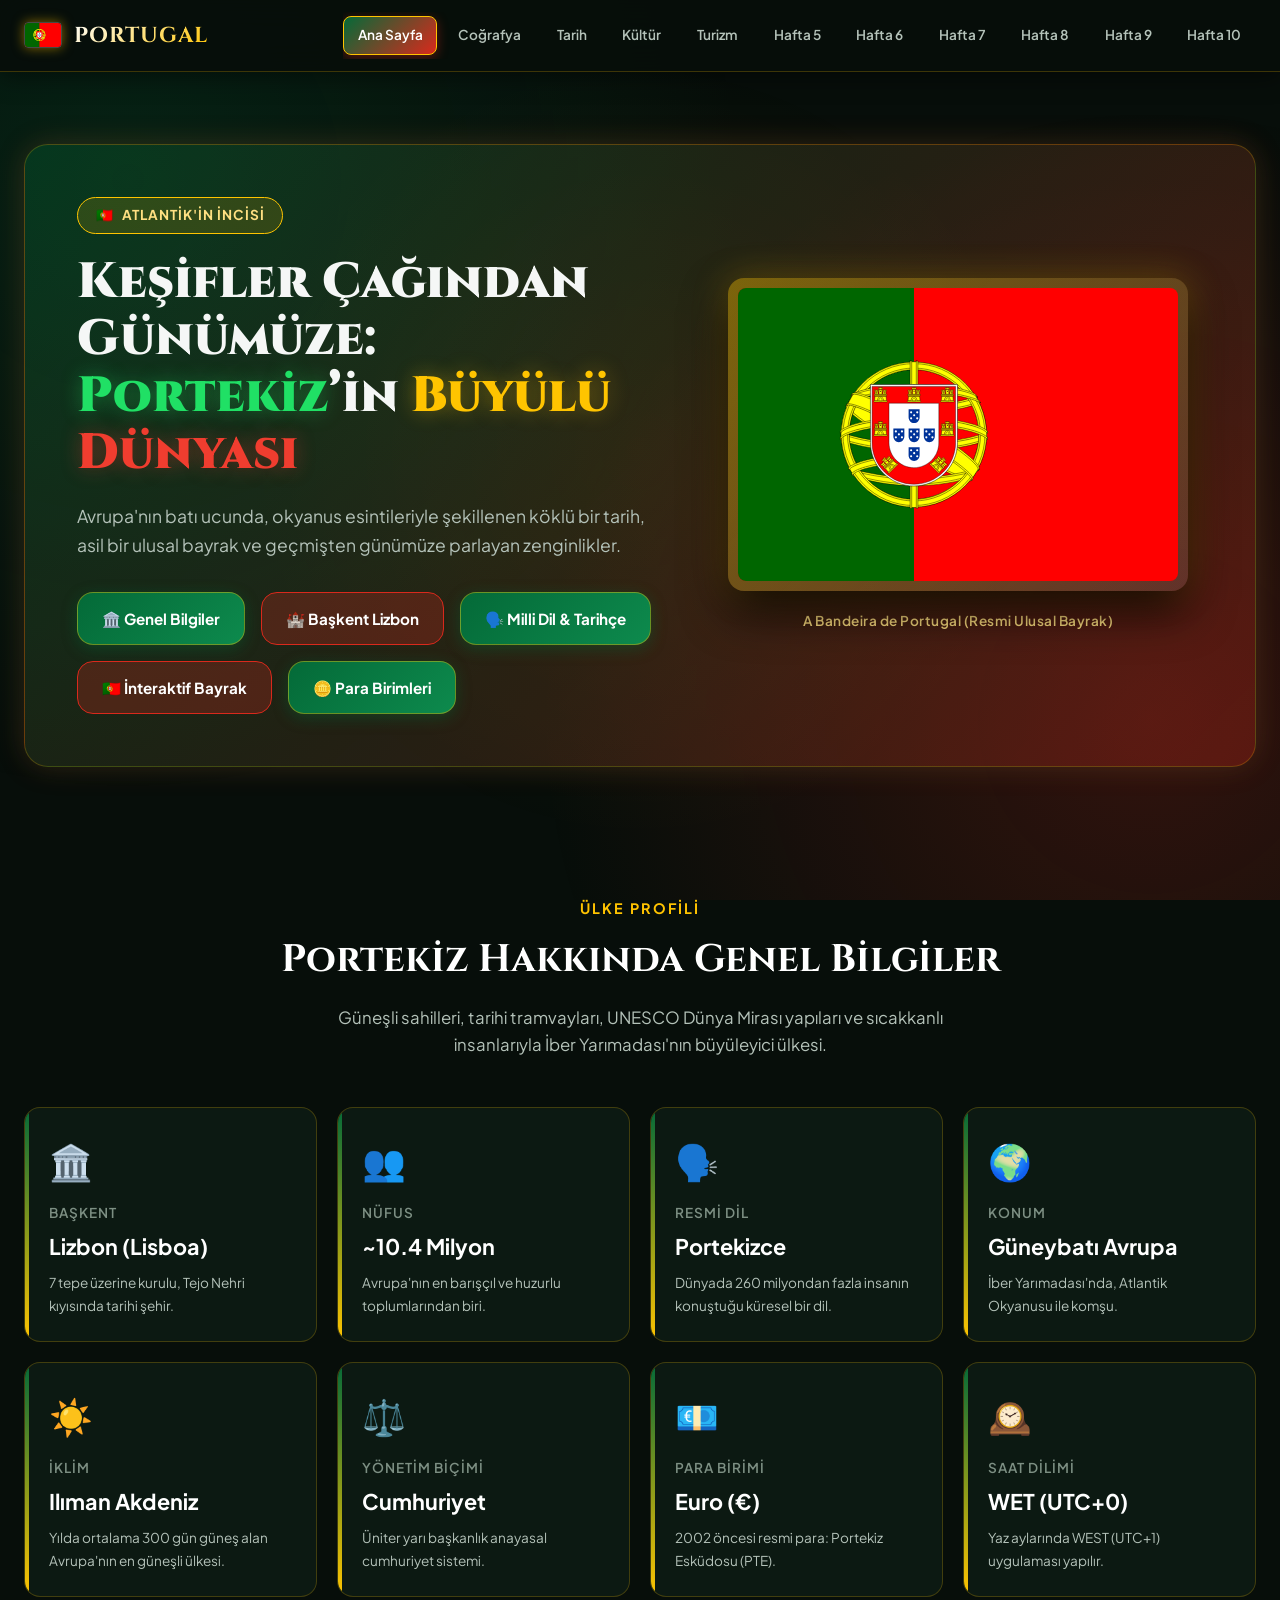
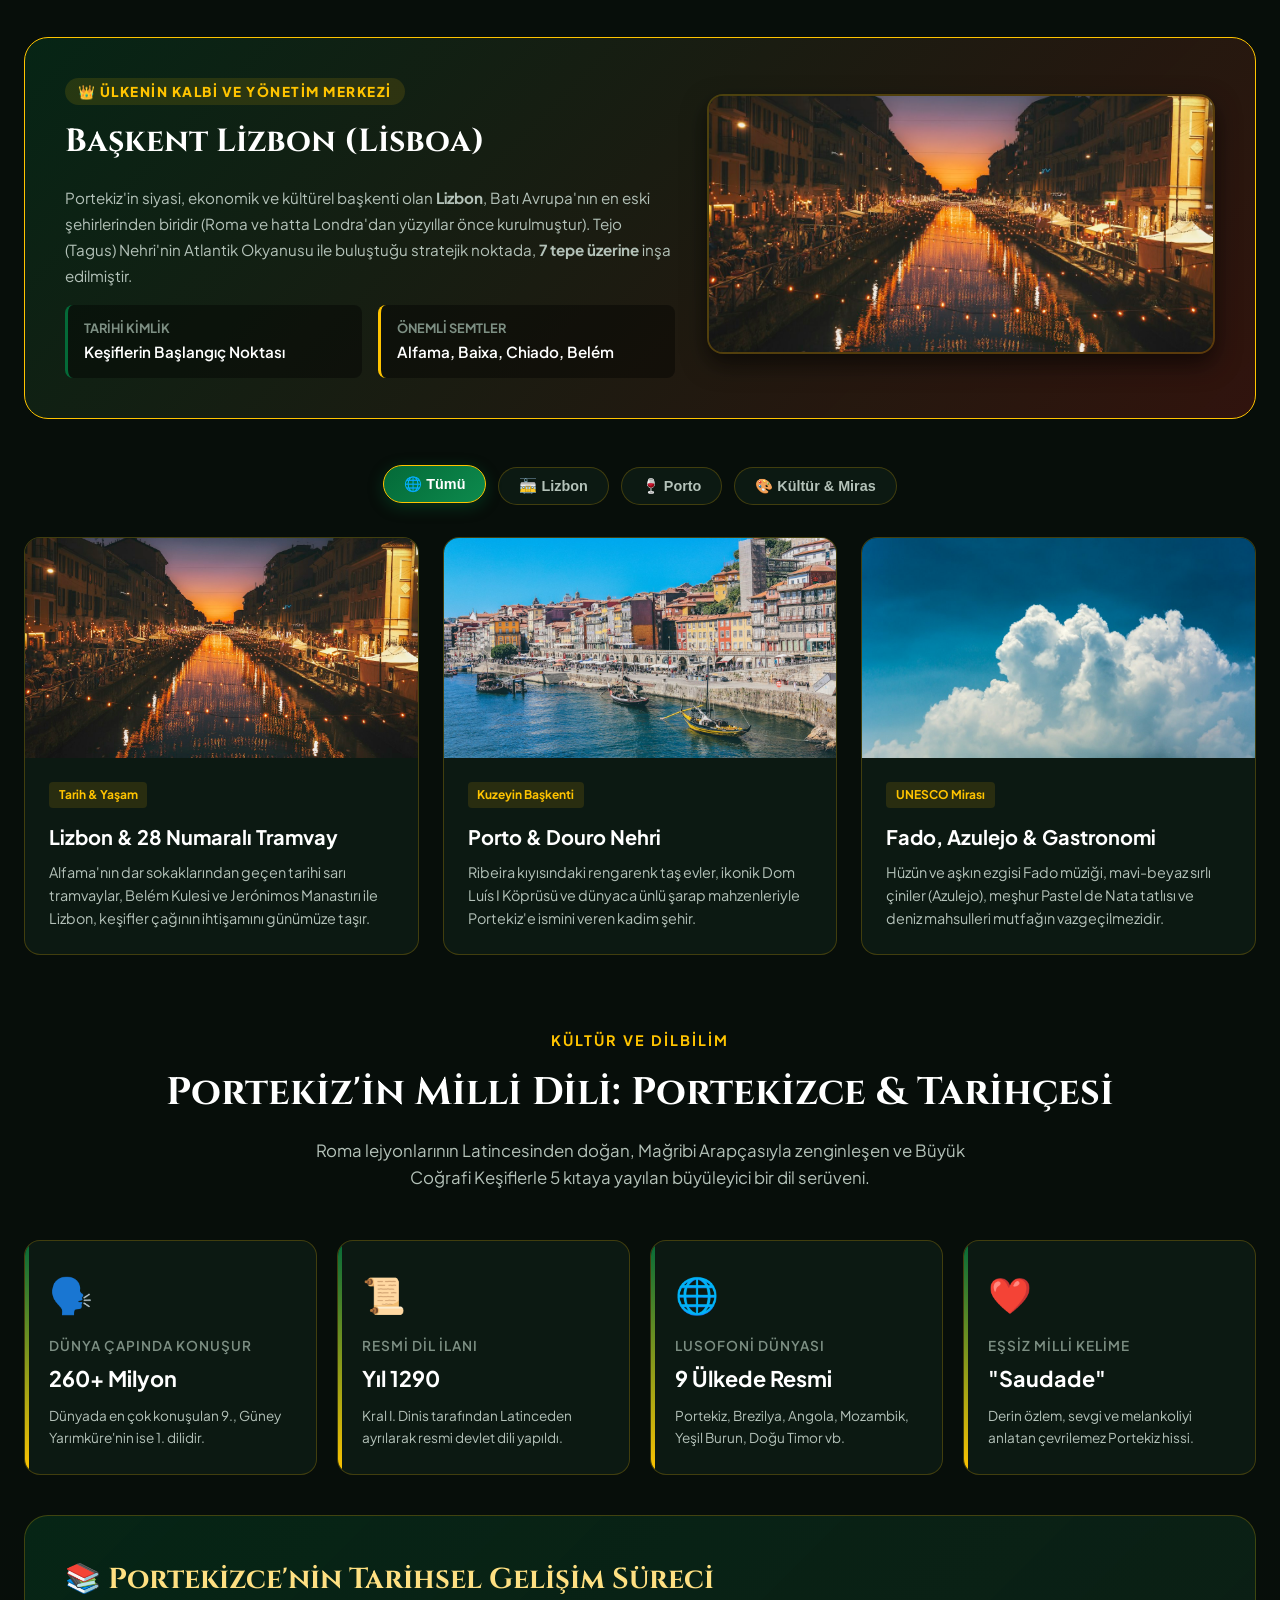
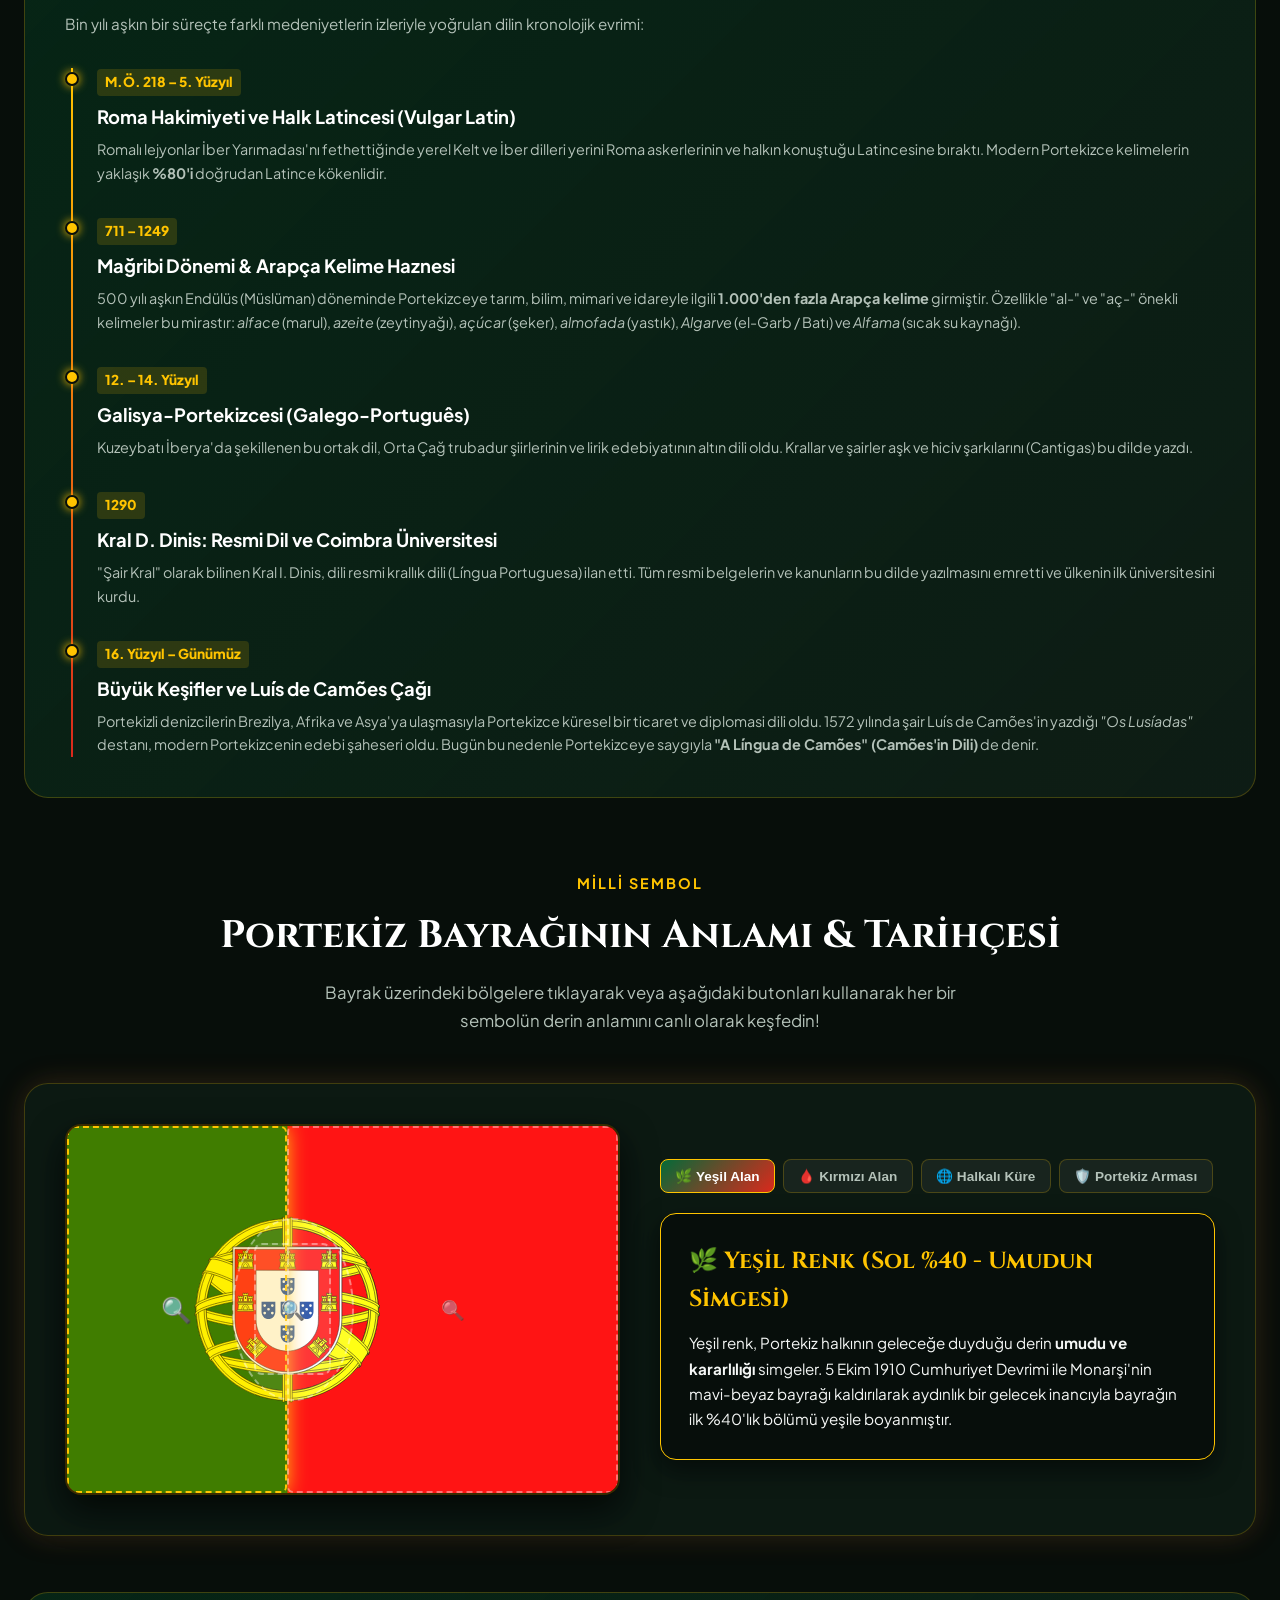
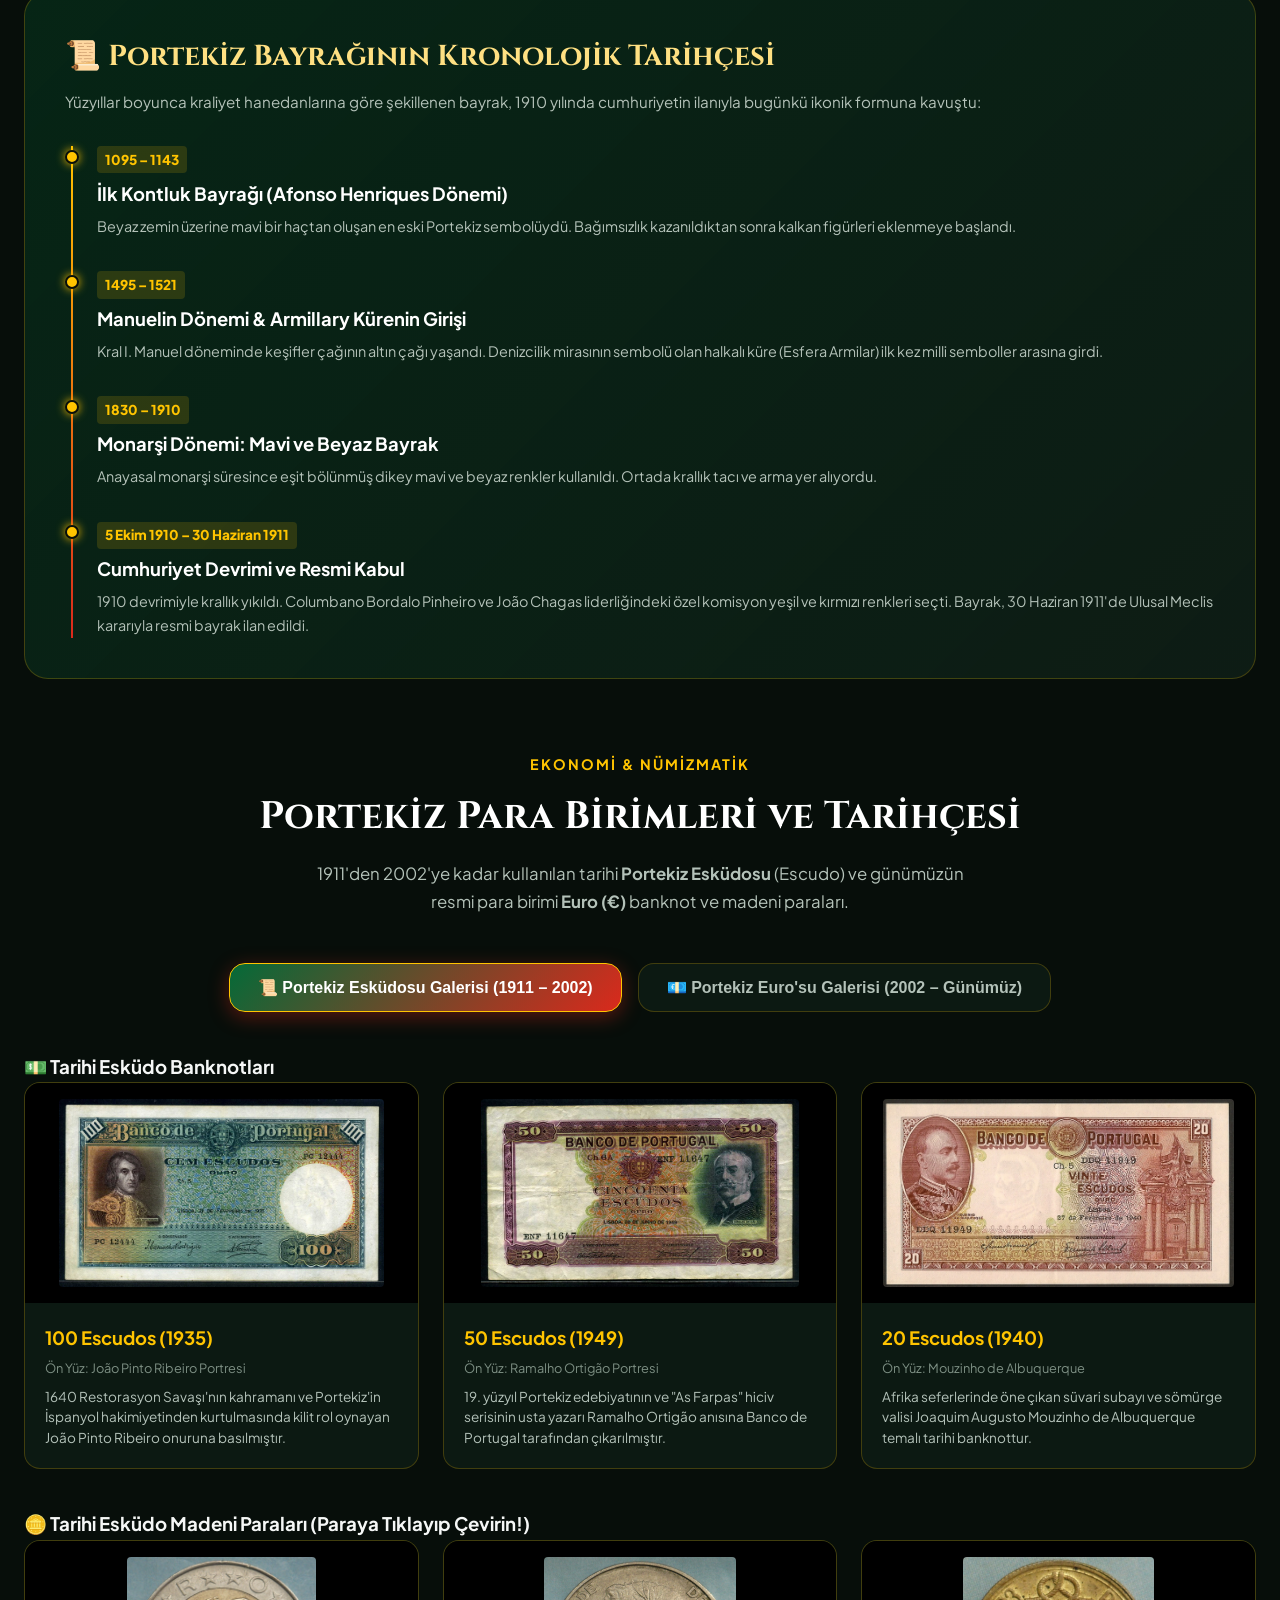
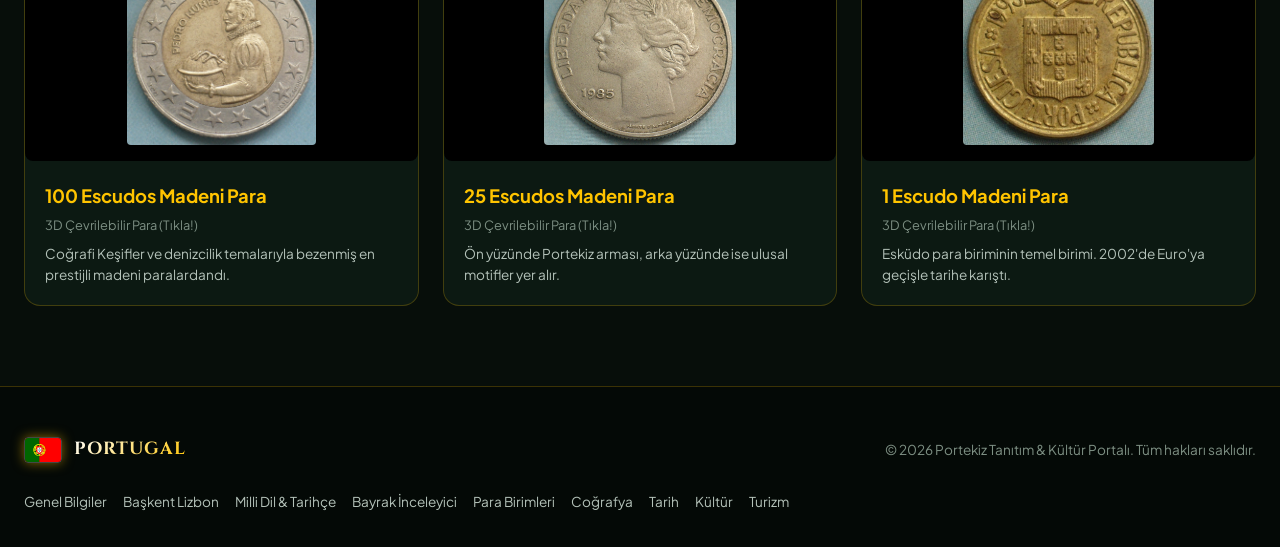
<file: index.html>
<!DOCTYPE html>
<html lang="tr">
<head>
  <meta charset="UTF-8">
  <meta name="viewport" content="width=device-width, initial-scale=1.0">
  <title>Portekiz | Keşiflerin, Tarihin ve Kültürün Ülkesi</title>
  
  <!-- Favicon: Portekiz Bayrağı -->
  <link rel="icon" type="image/svg+xml" href="assets/images/flag-of-portugal.svg">
  
  <!-- CSS Dosyası -->
  <link rel="stylesheet" href="css/style.css">
</head>
<body>

  <!-- ===================================================================
       ÜST MENÜ (HEADER & NAVBAR)
       10 Haftalık Menü ve Portekiz Bayrağı Simgesi
       =================================================================== -->
  <header class="main-header">
    <div class="nav-container">
      <a href="index.html" class="logo-area" title="Portekiz Ana Sayfa">
        <img src="assets/images/flag-of-portugal.svg" alt="Portekiz Bayrağı" class="logo-flag-icon">
        <span class="logo-text">PORTUGAL</span>
      </a>

      <!-- 10 Hafta Menüsü -->
      <nav class="nav-menu-wrapper">
        <ul class="nav-menu">
          <li class="nav-item active"><a href="index.html">Ana Sayfa</a></li>
          <li class="nav-item"><a href="cografya.html">Coğrafya</a></li>
          <li class="nav-item"><a href="tarih.html">Tarih</a></li>
          <li class="nav-item"><a href="kultur.html">Kültür</a></li>
          <li class="nav-item"><a href="turizm.html">Turizm</a></li>
          <li class="nav-item"><a href="hafta-5.html">Hafta 5</a></li>
          <li class="nav-item"><a href="hafta-6.html">Hafta 6</a></li>
          <li class="nav-item"><a href="hafta-7.html">Hafta 7</a></li>
          <li class="nav-item"><a href="hafta-8.html">Hafta 8</a></li>
          <li class="nav-item"><a href="hafta-9.html">Hafta 9</a></li>
          <li class="nav-item"><a href="hafta-10.html">Hafta 10</a></li>
        </ul>
      </nav>
    </div>
  </header>

  <!-- ===================================================================
       HERO BÖLÜMÜ: PORTEKİZ BAYRAĞI & KARŞILAMA
       =================================================================== -->
  <section class="hero-section">
    <div class="hero-banner">
      <div class="hero-content">
        <div class="hero-badge">
          <span>🇵🇹</span> Atlantik'in İncisi
        </div>
        <h1 class="hero-title">
          Keşifler Çağından Günümüze: <br>
          <span class="green">Portekiz</span>’in <span class="gold">Büyülü</span> <span class="red">Dünyası</span>
        </h1>
        <p class="hero-desc">
          Avrupa'nın batı ucunda, okyanus esintileriyle şekillenen köklü bir tarih, asil bir ulusal bayrak ve geçmişten günümüze parlayan zenginlikler.
        </p>
        <div class="hero-actions">
          <a href="#genel-bilgiler" class="btn btn-primary">🏛️ Genel Bilgiler</a>
          <a href="#baskent-lizbon" class="btn btn-secondary">🏰 Başkent Lizbon</a>
          <a href="#milli-dil" class="btn btn-primary">🗣️ Milli Dil & Tarihçe</a>
          <a href="#bayrak-bolumu" class="btn btn-secondary">🇵🇹 İnteraktif Bayrak</a>
          <a href="#para-birimi" class="btn btn-primary">🪙 Para Birimleri</a>
        </div>
      </div>

      <div class="hero-flag-display">
        <div class="flag-frame">
          <img src="assets/images/flag-of-portugal.svg" alt="Portekiz Resmi Ulusal Bayrağı (A Bandeira de Portugal)" class="hero-flag-img">
        </div>
        <p class="flag-caption">A Bandeira de Portugal (Resmi Ulusal Bayrak)</p>
      </div>
    </div>
  </section>

  <!-- ===================================================================
       BÖLÜM 1: PORTEKİZ HAKKINDA GENEL BİLGİLER
       =================================================================== -->
  <section id="genel-bilgiler" class="section">
    <div class="section-header">
      <span class="section-subtitle">Ülke Profili</span>
      <h2 class="section-title">Portekiz Hakkında Genel Bilgiler</h2>
      <p class="section-desc">
        Güneşli sahilleri, tarihi tramvayları, UNESCO Dünya Mirası yapıları ve sıcakkanlı insanlarıyla İber Yarımadası'nın büyüleyici ülkesi.
      </p>
    </div>

    <!-- Önemli Temel Bilgiler (Bento Kartlar) -->
    <div class="facts-grid">
      <div class="fact-card" title="Lizbon hakkında detay">
        <div class="fact-icon">🏛️</div>
        <div class="fact-label">Başkent</div>
        <div class="fact-value">Lizbon (Lisboa)</div>
        <div class="fact-note">7 tepe üzerine kurulu, Tejo Nehri kıyısında tarihi şehir.</div>
      </div>

      <div class="fact-card">
        <div class="fact-icon">👥</div>
        <div class="fact-label">Nüfus</div>
        <div class="fact-value">~10.4 Milyon</div>
        <div class="fact-note">Avrupa'nın en barışçıl ve huzurlu toplumlarından biri.</div>
      </div>

      <div class="fact-card">
        <div class="fact-icon">🗣️</div>
        <div class="fact-label">Resmi Dil</div>
        <div class="fact-value">Portekizce</div>
        <div class="fact-note">Dünyada 260 milyondan fazla insanın konuştuğu küresel bir dil.</div>
      </div>

      <div class="fact-card">
        <div class="fact-icon">🌍</div>
        <div class="fact-label">Konum</div>
        <div class="fact-value">Güneybatı Avrupa</div>
        <div class="fact-note">İber Yarımadası'nda, Atlantik Okyanusu ile komşu.</div>
      </div>

      <div class="fact-card">
        <div class="fact-icon">☀️</div>
        <div class="fact-label">İklim</div>
        <div class="fact-value">Ilıman Akdeniz</div>
        <div class="fact-note">Yılda ortalama 300 gün güneş alan Avrupa'nın en güneşli ülkesi.</div>
      </div>

      <div class="fact-card">
        <div class="fact-icon">⚖️</div>
        <div class="fact-label">Yönetim Biçimi</div>
        <div class="fact-value">Cumhuriyet</div>
        <div class="fact-note">Üniter yarı başkanlık anayasal cumhuriyet sistemi.</div>
      </div>

      <div class="fact-card">
        <div class="fact-icon">💶</div>
        <div class="fact-label">Para Birimi</div>
        <div class="fact-value">Euro (€)</div>
        <div class="fact-note">2002 öncesi resmi para: Portekiz Esküdosu (PTE).</div>
      </div>

      <div class="fact-card">
        <div class="fact-icon">🕰️</div>
        <div class="fact-label">Saat Dilimi</div>
        <div class="fact-value">WET (UTC+0)</div>
        <div class="fact-note">Yaz aylarında WEST (UTC+1) uygulaması yapılır.</div>
      </div>
    </div>

    <!-- Başkent Lizbon Özel Detay Paneli -->
    <div id="baskent-lizbon" style="background: linear-gradient(135deg, rgba(4, 106, 56, 0.25), rgba(218, 41, 28, 0.2)); border: 1px solid var(--pt-gold); border-radius: var(--radius-lg); padding: 2.5rem; margin-bottom: 3rem; display: grid; grid-template-columns: 1.2fr 1fr; gap: 2rem; align-items: center;">
      <div>
        <span style="color: var(--pt-gold); font-size: 0.85rem; font-weight: 800; text-transform: uppercase; letter-spacing: 1.5px; background: rgba(255,196,0,0.12); padding: 0.3rem 0.8rem; border-radius: 50px;">👑 Ülkenin Kalbi ve Yönetim Merkezi</span>
        <h3 style="font-family: 'Cinzel', serif; font-size: 2rem; color: #fff; margin: 0.75rem 0 1rem;">Başkent Lizbon (Lisboa)</h3>
        <p style="color: var(--text-muted); font-size: 0.95rem; line-height: 1.7; margin-bottom: 1rem;">
          Portekiz'in siyasi, ekonomik ve kültürel başkenti olan <strong>Lizbon</strong>, Batı Avrupa'nın en eski şehirlerinden biridir (Roma ve hatta Londra'dan yüzyıllar önce kurulmuştur). Tejo (Tagus) Nehri'nin Atlantik Okyanusu ile buluştuğu stratejik noktada, <strong>7 tepe üzerine</strong> inşa edilmiştir.
        </p>
        <div style="display: grid; grid-template-columns: 1fr 1fr; gap: 1rem; margin-top: 1rem;">
          <div style="background: rgba(0,0,0,0.4); padding: 0.85rem 1rem; border-radius: 8px; border-left: 3px solid var(--pt-green);">
            <div style="font-size: 0.8rem; color: var(--text-dim); font-weight: 700;">TARİHİ KİMLİK</div>
            <div style="font-size: 0.95rem; color: #fff; font-weight: 600;">Keşiflerin Başlangıç Noktası</div>
          </div>
          <div style="background: rgba(0,0,0,0.4); padding: 0.85rem 1rem; border-radius: 8px; border-left: 3px solid var(--pt-gold);">
            <div style="font-size: 0.8rem; color: var(--text-dim); font-weight: 700;">ÖNEMLİ SEMTLER</div>
            <div style="font-size: 0.95rem; color: #fff; font-weight: 600;">Alfama, Baixa, Chiado, Belém</div>
          </div>
        </div>
      </div>
      <div>
        <img src="assets/images/lisbon-scenic.jpg" alt="Başkent Lizbon Manzarası" style="width: 100%; height: 260px; object-fit: cover; border-radius: var(--radius-md); border: 2px solid var(--border-color); box-shadow: 0 10px 25px rgba(0,0,0,0.6);">
      </div>
    </div>

    <!-- Şehirler ve Kültür Filtresi -->
    <div class="city-filter-bar">
      <button class="city-filter-btn active" data-filter="all">🌐 Tümü</button>
      <button class="city-filter-btn" data-filter="lisbon">🚋 Lizbon</button>
      <button class="city-filter-btn" data-filter="porto">🍷 Porto</button>
      <button class="city-filter-btn" data-filter="culture">🎨 Kültür & Miras</button>
    </div>

    <!-- Kültür & Şehirler Kartları -->
    <div class="culture-grid">
      <div class="culture-card" data-category="lisbon">
        <img src="assets/images/lisbon-scenic.jpg" alt="Lizbon Tramvayı ve Tarihi Sokaklar" class="culture-img">
        <div class="culture-body">
          <span class="culture-tag">Tarih & Yaşam</span>
          <h3 class="culture-title">Lizbon & 28 Numaralı Tramvay</h3>
          <p class="culture-text">
            Alfama'nın dar sokaklarından geçen tarihi sarı tramvaylar, Belém Kulesi ve Jerónimos Manastırı ile Lizbon, keşifler çağının ihtişamını günümüze taşır.
          </p>
        </div>
      </div>

      <div class="culture-card" data-category="porto">
        <img src="assets/images/porto-scenic.jpg" alt="Porto ve Dom Luis Köprüsü" class="culture-img">
        <div class="culture-body">
          <span class="culture-tag">Kuzeyin Başkenti</span>
          <h3 class="culture-title">Porto & Douro Nehri</h3>
          <p class="culture-text">
            Ribeira kıyısındaki rengarenk taş evler, ikonik Dom Luís I Köprüsü ve dünyaca ünlü şarap mahzenleriyle Portekiz'e ismini veren kadim şehir.
          </p>
        </div>
      </div>

      <div class="culture-card" data-category="culture">
        <img src="assets/images/portugal-hero.jpg" alt="Portekiz Kültürü ve Manzarası" class="culture-img">
        <div class="culture-body">
          <span class="culture-tag">UNESCO Mirası</span>
          <h3 class="culture-title">Fado, Azulejo & Gastronomi</h3>
          <p class="culture-text">
            Hüzün ve aşkın ezgisi Fado müziği, mavi-beyaz sırlı çiniler (Azulejo), meşhur Pastel de Nata tatlısı ve deniz mahsulleri mutfağın vazgeçilmezidir.
          </p>
        </div>
      </div>
    </div>
  </section>

  <!-- ===================================================================
       BÖLÜM: PORTEKİZ'İN MİLLİ DİLİ VE TARİHÇESİ (A LÍNGUA PORTUGUESA)
       =================================================================== -->
  <section id="milli-dil" class="section">
    <div class="section-header">
      <span class="section-subtitle">Kültür ve Dilbilim</span>
      <h2 class="section-title">Portekiz'in Milli Dili: Portekizce & Tarihçesi</h2>
      <p class="section-desc">
        Roma lejyonlarının Latincesinden doğan, Mağribi Arapçasıyla zenginleşen ve Büyük Coğrafi Keşiflerle 5 kıtaya yayılan büyüleyici bir dil serüveni.
      </p>
    </div>

    <!-- Dil Hakkında Temel İstatistik Kartları -->
    <div class="facts-grid" style="margin-bottom: 2.5rem;">
      <div class="fact-card">
        <div class="fact-icon">🗣️</div>
        <div class="fact-label">Dünya Çapında Konuşur</div>
        <div class="fact-value">260+ Milyon</div>
        <div class="fact-note">Dünyada en çok konuşulan 9., Güney Yarımküre'nin ise 1. dilidir.</div>
      </div>

      <div class="fact-card">
        <div class="fact-icon">📜</div>
        <div class="fact-label">Resmi Dil İlanı</div>
        <div class="fact-value">Yıl 1290</div>
        <div class="fact-note">Kral I. Dinis tarafından Latinceden ayrılarak resmi devlet dili yapıldı.</div>
      </div>

      <div class="fact-card">
        <div class="fact-icon">🌐</div>
        <div class="fact-label">Lusofoni Dünyası</div>
        <div class="fact-value">9 Ülkede Resmi</div>
        <div class="fact-note">Portekiz, Brezilya, Angola, Mozambik, Yeşil Burun, Doğu Timor vb.</div>
      </div>

      <div class="fact-card">
        <div class="fact-icon">❤️</div>
        <div class="fact-label">Eşsiz Milli Kelime</div>
        <div class="fact-value">"Saudade"</div>
        <div class="fact-note">Derin özlem, sevgi ve melankoliyi anlatan çevrilemez Portekiz hissi.</div>
      </div>
    </div>

    <!-- Dilin Tarihçesi Zaman Tüneli -->
    <div class="flag-history-box" style="margin-bottom: 2rem;">
      <h3 style="font-family: 'Cinzel', serif; font-size: 1.8rem; color: var(--pt-gold-light); margin-bottom: 0.5rem;">
        📚 Portekizce'nin Tarihsel Gelişim Süreci
      </h3>
      <p style="color: var(--text-muted); font-size: 0.95rem;">
        Bin yılı aşkın bir süreçte farklı medeniyetlerin izleriyle yoğrulan dilin kronolojik evrimi:
      </p>

      <div class="timeline">
        <div class="timeline-step">
          <div class="timeline-dot"></div>
          <span class="timeline-year">M.Ö. 218 – 5. Yüzyıl</span>
          <h4 class="timeline-title">Roma Hakimiyeti ve Halk Latincesi (Vulgar Latin)</h4>
          <p class="timeline-desc">
            Romalı lejyonlar İber Yarımadası'nı fethettiğinde yerel Kelt ve İber dilleri yerini Roma askerlerinin ve halkın konuştuğu Latincesine bıraktı. Modern Portekizce kelimelerin yaklaşık <strong>%80'i</strong> doğrudan Latince kökenlidir.
          </p>
        </div>

        <div class="timeline-step">
          <div class="timeline-dot"></div>
          <span class="timeline-year">711 – 1249</span>
          <h4 class="timeline-title">Mağribi Dönemi & Arapça Kelime Haznesi</h4>
          <p class="timeline-desc">
            500 yılı aşkın Endülüs (Müslüman) döneminde Portekizceye tarım, bilim, mimari ve idareyle ilgili <strong>1.000'den fazla Arapça kelime</strong> girmiştir. Özellikle "al-" ve "aç-" önekli kelimeler bu mirastır: <em>alface</em> (marul), <em>azeite</em> (zeytinyağı), <em>açúcar</em> (şeker), <em>almofada</em> (yastık), <em>Algarve</em> (el-Garb / Batı) ve <em>Alfama</em> (sıcak su kaynağı).
          </p>
        </div>

        <div class="timeline-step">
          <div class="timeline-dot"></div>
          <span class="timeline-year">12. – 14. Yüzyıl</span>
          <h4 class="timeline-title">Galisya-Portekizcesi (Galego-Português)</h4>
          <p class="timeline-desc">
            Kuzeybatı İberya'da şekillenen bu ortak dil, Orta Çağ trubadur şiirlerinin ve lirik edebiyatının altın dili oldu. Krallar ve şairler aşk ve hiciv şarkılarını (Cantigas) bu dilde yazdı.
          </p>
        </div>

        <div class="timeline-step">
          <div class="timeline-dot"></div>
          <span class="timeline-year">1290</span>
          <h4 class="timeline-title">Kral D. Dinis: Resmi Dil ve Coimbra Üniversitesi</h4>
          <p class="timeline-desc">
            "Şair Kral" olarak bilinen Kral I. Dinis, dili resmi krallık dili (Língua Portuguesa) ilan etti. Tüm resmi belgelerin ve kanunların bu dilde yazılmasını emretti ve ülkenin ilk üniversitesini kurdu.
          </p>
        </div>

        <div class="timeline-step">
          <div class="timeline-dot"></div>
          <span class="timeline-year">16. Yüzyıl – Günümüz</span>
          <h4 class="timeline-title">Büyük Keşifler ve Luís de Camões Çağı</h4>
          <p class="timeline-desc">
            Portekizli denizcilerin Brezilya, Afrika ve Asya'ya ulaşmasıyla Portekizce küresel bir ticaret ve diplomasi dili oldu. 1572 yılında şair Luís de Camões'in yazdığı <em>"Os Lusíadas"</em> destanı, modern Portekizcenin edebi şaheseri oldu. Bugün bu nedenle Portekizceye saygıyla <strong>"A Língua de Camões" (Camões'in Dili)</strong> de denir.
          </p>
        </div>
      </div>
    </div>
  </section>

  <!-- ===================================================================
       BÖLÜM 2: ETKİLEŞİMLİ PORTEKİZ BAYRAĞI İNCELEYİCİ & TARİHÇE
       =================================================================== -->
  <section id="bayrak-bolumu" class="section">
    <div class="section-header">
      <span class="section-subtitle">Milli Sembol</span>
      <h2 class="section-title">Portekiz Bayrağının Anlamı & Tarihçesi</h2>
      <p class="section-desc">
        Bayrak üzerindeki bölgelere tıklayarak veya aşağıdaki butonları kullanarak her bir sembolün derin anlamını canlı olarak keşfedin!
      </p>
    </div>

    <!-- Etkileşimli Bayrak İnceleme Alanı -->
    <div class="interactive-flag-container">
      <div class="flag-interactive-viewport" title="Bayrak üzerindeki bölgelere tıklayın!">
        <img src="assets/images/flag-of-portugal.svg" alt="İnteraktif Portekiz Bayrağı">
        <!-- Tıklanabilir Hotspot'lar -->
        <div class="flag-hotspot hotspot-green active" data-part="green" title="Yeşil Bölge (%40) - Tıkla"></div>
        <div class="flag-hotspot hotspot-red" data-part="red" title="Kırmızı Bölge (%60) - Tıkla"></div>
        <div class="flag-hotspot hotspot-sphere" data-part="sphere" title="Halkalı Küre - Tıkla"></div>
        <div class="flag-hotspot hotspot-shield" data-part="shield" title="Portekiz Arması - Tıkla"></div>
      </div>

      <div class="flag-dynamic-info">
        <!-- Buton Seçici -->
        <div class="flag-part-selector">
          <button class="part-btn active" data-part="green">🌿 Yeşil Alan</button>
          <button class="part-btn" data-part="red">🩸 Kırmızı Alan</button>
          <button class="part-btn" data-part="sphere">🌐 Halkalı Küre</button>
          <button class="part-btn" data-part="shield">🛡️ Portekiz Arması</button>
        </div>

        <!-- Canlı Değişen Detay Kartı -->
        <div class="flag-detail-card">
          <h3 id="flag-detail-title" class="flag-detail-title">🌿 Yeşil Renk (Sol %40 - Umudun Simgesi)</h3>
          <p id="flag-detail-text" class="flag-detail-text">
            Yeşil renk, Portekiz halkının geleceğe duyduğu derin <strong>umudu ve kararlılığı</strong> simgeler. 5 Ekim 1910 Cumhuriyet Devrimi ile Monarşi'nin mavi-beyaz bayrağı kaldırılarak aydınlık bir gelecek inancıyla bayrağın ilk %40'lık bölümü yeşile boyanmıştır.
          </p>
        </div>
      </div>
    </div>

    <!-- Bayrağın Tarihçesi Akışı (Timeline) -->
    <div class="flag-history-box">
      <h3 style="font-family: 'Cinzel', serif; font-size: 1.8rem; color: var(--pt-gold-light); margin-bottom: 0.5rem;">
        📜 Portekiz Bayrağının Kronolojik Tarihçesi
      </h3>
      <p style="color: var(--text-muted); font-size: 0.95rem;">
        Yüzyıllar boyunca kraliyet hanedanlarına göre şekillenen bayrak, 1910 yılında cumhuriyetin ilanıyla bugünkü ikonik formuna kavuştu:
      </p>

      <div class="timeline">
        <div class="timeline-step">
          <div class="timeline-dot"></div>
          <span class="timeline-year">1095 – 1143</span>
          <h4 class="timeline-title">İlk Kontluk Bayrağı (Afonso Henriques Dönemi)</h4>
          <p class="timeline-desc">
            Beyaz zemin üzerine mavi bir haçtan oluşan en eski Portekiz sembolüydü. Bağımsızlık kazanıldıktan sonra kalkan figürleri eklenmeye başlandı.
          </p>
        </div>

        <div class="timeline-step">
          <div class="timeline-dot"></div>
          <span class="timeline-year">1495 – 1521</span>
          <h4 class="timeline-title">Manuelin Dönemi & Armillary Kürenin Girişi</h4>
          <p class="timeline-desc">
            Kral I. Manuel döneminde keşifler çağının altın çağı yaşandı. Denizcilik mirasının sembolü olan halkalı küre (Esfera Armilar) ilk kez milli semboller arasına girdi.
          </p>
        </div>

        <div class="timeline-step">
          <div class="timeline-dot"></div>
          <span class="timeline-year">1830 – 1910</span>
          <h4 class="timeline-title">Monarşi Dönemi: Mavi ve Beyaz Bayrak</h4>
          <p class="timeline-desc">
            Anayasal monarşi süresince eşit bölünmüş dikey mavi ve beyaz renkler kullanıldı. Ortada krallık tacı ve arma yer alıyordu.
          </p>
        </div>

        <div class="timeline-step">
          <div class="timeline-dot"></div>
          <span class="timeline-year">5 Ekim 1910 – 30 Haziran 1911</span>
          <h4 class="timeline-title">Cumhuriyet Devrimi ve Resmi Kabul</h4>
          <p class="timeline-desc">
            1910 devrimiyle krallık yıkıldı. Columbano Bordalo Pinheiro ve João Chagas liderliğindeki özel komisyon yeşil ve kırmızı renkleri seçti. Bayrak, 30 Haziran 1911'de Ulusal Meclis kararıyla resmi bayrak ilan edildi.
          </p>
        </div>
      </div>
    </div>
  </section>

  <!-- ===================================================================
       BÖLÜM 3: PORTEKİZ PARA BİRİMLERİ VE TARİHÇESİ
       =================================================================== -->
  <section id="para-birimi" class="section">
    <div class="section-header">
      <span class="section-subtitle">Ekonomi & Nümizmatik</span>
      <h2 class="section-title">Portekiz Para Birimleri ve Tarihçesi</h2>
      <p class="section-desc">
        1911'den 2002'ye kadar kullanılan tarihi <strong>Portekiz Esküdosu</strong> (Escudo) ve günümüzün resmi para birimi <strong>Euro (€)</strong> banknot ve madeni paraları.
      </p>
    </div>

    <!-- Sekme Geçiş Butonları -->
    <div class="currency-tabs-nav">
      <button class="tab-btn active" data-target="escudo-tab">
        📜 Portekiz Esküdosu Galerisi (1911 – 2002)
      </button>
      <button class="tab-btn" data-target="euro-tab">
        💶 Portekiz Euro'su Galerisi (2002 – Günümüz)
      </button>
    </div>

    <!-- SEKME 1: ESKÜDO (ESCUDO) İÇERİĞİ -->
    <div id="escudo-tab" class="currency-tab-content active">
      <!-- Esküdo Banknotları -->
      <h3 class="currency-subheading">💵 Tarihi Esküdo Banknotları</h3>
      <div class="currency-gallery">
        <div class="currency-item-card">
          <div class="currency-img-wrap">
            <img src="assets/images/escudo-100.jpg" alt="100 Escudos Banknotu" class="currency-img">
          </div>
          <div class="currency-details">
            <div class="currency-denom">100 Escudos (1935)</div>
            <div class="currency-meta">Ön Yüz: João Pinto Ribeiro Portresi</div>
            <p class="currency-desc">
              1640 Restorasyon Savaşı'nın kahramanı ve Portekiz'in İspanyol hakimiyetinden kurtulmasında kilit rol oynayan João Pinto Ribeiro onuruna basılmıştır.
            </p>
          </div>
        </div>

        <div class="currency-item-card">
          <div class="currency-img-wrap">
            <img src="assets/images/escudo-50.jpg" alt="50 Escudos Banknotu" class="currency-img">
          </div>
          <div class="currency-details">
            <div class="currency-denom">50 Escudos (1949)</div>
            <div class="currency-meta">Ön Yüz: Ramalho Ortigão Portresi</div>
            <p class="currency-desc">
              19. yüzyıl Portekiz edebiyatının ve "As Farpas" hiciv serisinin usta yazarı Ramalho Ortigão anısına Banco de Portugal tarafından çıkarılmıştır.
            </p>
          </div>
        </div>

        <div class="currency-item-card">
          <div class="currency-img-wrap">
            <img src="assets/images/escudo-20.jpg" alt="20 Escudos Banknotu" class="currency-img">
          </div>
          <div class="currency-details">
            <div class="currency-denom">20 Escudos (1940)</div>
            <div class="currency-meta">Ön Yüz: Mouzinho de Albuquerque</div>
            <p class="currency-desc">
              Afrika seferlerinde öne çıkan süvari subayı ve sömürge valisi Joaquim Augusto Mouzinho de Albuquerque temalı tarihi banknottur.
            </p>
          </div>
        </div>
      </div>

      <!-- Esküdo Madeni Paraları (3D Flip Özellikli) -->
      <h3 class="currency-subheading">🪙 Tarihi Esküdo Madeni Paraları (Paraya Tıklayıp Çevirin!)</h3>
      <div class="currency-gallery">
        <div class="currency-item-card coin-3d-card" title="3D Çevirmek için tıkla!">
          <div class="coin-3d-inner">
            <div class="coin-face">
              <img src="assets/images/escudo-100-coin.jpg" alt="100 Escudos Madeni Para Ön Yüz" class="currency-img">
            </div>
            <div class="coin-face coin-back">
              <h4 style="color: var(--pt-gold); font-size: 1.2rem; margin-bottom: 0.5rem;">🪙 100 Escudo Detayı</h4>
              <p style="font-size: 0.85rem; color: #b4c2b9;">Bakır-Nikel alaşım. Karavel yelkenlisi ve denizcilik motifleri işlenmiştir.</p>
              <span class="coin-flip-hint">🔄 Tekrar çevirmek için tıkla</span>
            </div>
          </div>
          <div class="currency-details">
            <div class="currency-denom">100 Escudos Madeni Para</div>
            <div class="currency-meta">3D Çevrilebilir Para (Tıkla!)</div>
            <p class="currency-desc">Coğrafi Keşifler ve denizcilik temalarıyla bezenmiş en prestijli madeni paralardandı.</p>
          </div>
        </div>

        <div class="currency-item-card coin-3d-card" title="3D Çevirmek için tıkla!">
          <div class="coin-3d-inner">
            <div class="coin-face">
              <img src="assets/images/escudo-25-coin.jpg" alt="25 Escudos Madeni Para Ön Yüz" class="currency-img">
            </div>
            <div class="coin-face coin-back">
              <h4 style="color: var(--pt-gold); font-size: 1.2rem; margin-bottom: 0.5rem;">🪙 25 Escudo Detayı</h4>
              <p style="font-size: 0.85rem; color: #b4c2b9;">Ön yüzünde Portekiz arması, kenarında tırtıklı güvenlik deseni yer alır.</p>
              <span class="coin-flip-hint">🔄 Tekrar çevirmek için tıkla</span>
            </div>
          </div>
          <div class="currency-details">
            <div class="currency-denom">25 Escudos Madeni Para</div>
            <div class="currency-meta">3D Çevrilebilir Para (Tıkla!)</div>
            <p class="currency-desc">Ön yüzünde Portekiz arması, arka yüzünde ise ulusal motifler yer alır.</p>
          </div>
        </div>

        <div class="currency-item-card coin-3d-card" title="3D Çevirmek için tıkla!">
          <div class="coin-3d-inner">
            <div class="coin-face">
              <img src="assets/images/escudo-1-coin.jpg" alt="1 Escudo Madeni Para Ön Yüz" class="currency-img">
            </div>
            <div class="coin-face coin-back">
              <h4 style="color: var(--pt-gold); font-size: 1.2rem; margin-bottom: 0.5rem;">🪙 1 Escudo Detayı</h4>
              <p style="font-size: 0.85rem; color: #b4c2b9;">Alüminyum-Bronz alaşımı. 1911 devriminin temel para birimi simgesiydi.</p>
              <span class="coin-flip-hint">🔄 Tekrar çevirmek için tıkla</span>
            </div>
          </div>
          <div class="currency-details">
            <div class="currency-denom">1 Escudo Madeni Para</div>
            <div class="currency-meta">3D Çevrilebilir Para (Tıkla!)</div>
            <p class="currency-desc">Esküdo para biriminin temel birimi. 2002'de Euro'ya geçişle tarihe karıştı.</p>
          </div>
        </div>
      </div>
    </div>

    <!-- SEKME 2: EURO İÇERİĞİ -->
    <div id="euro-tab" class="currency-tab-content">
      <!-- Euro Madeni Paraları (3D Flip Özellikli) -->
      <h3 class="currency-subheading">🪙 Portekiz Ulusal Yüzlü Euro Madeni Paraları (Paraya Tıklayıp Çevirin!)</h3>
      <div class="currency-gallery">
        <div class="coin-3d-card currency-item-card" title="3D Çevirmek için tıkla!">
          <div class="coin-3d-inner">
            <div class="coin-face">
              <img src="assets/images/euro-1.jpg" alt="Portekiz 1 Euro Madeni Para" class="currency-img">
            </div>
            <div class="coin-face coin-back">
              <h4 style="color: var(--pt-gold); font-size: 1.2rem; margin-bottom: 0.5rem;">🇪🇺 1 Euro Detayı</h4>
              <p style="font-size: 0.85rem; color: #b4c2b9;">Kral I. Afonso Henriques'in 1144 mührü. Dış halkada 12 yıldız yer alır.</p>
              <span class="coin-flip-hint">🔄 Tekrar çevirmek için tıkla</span>
            </div>
          </div>
          <div class="currency-details">
            <div class="currency-denom">1 Euro (€1) Madeni Para</div>
            <div class="currency-meta">Tasarım: 1144 Kraliyet Mührü (3D Tıkla!)</div>
            <p class="currency-desc">Çift metalli yapıda (pirinç ve nikel). Kraliyet mührü, 7 kale ve 5 kalkan içerir.</p>
          </div>
        </div>

        <div class="coin-3d-card currency-item-card" title="3D Çevirmek için tıkla!">
          <div class="coin-3d-inner">
            <div class="coin-face">
              <img src="assets/images/euro-2.jpg" alt="Portekiz 2 Euro Madeni Para" class="currency-img">
            </div>
            <div class="coin-face coin-back">
              <h4 style="color: var(--pt-gold); font-size: 1.2rem; margin-bottom: 0.5rem;">🇪🇺 2 Euro Detayı</h4>
              <p style="font-size: 0.85rem; color: #b4c2b9;">Kenar kabartmasında 5 kalkan ve 7 kale motifi tekrarlanır.</p>
              <span class="coin-flip-hint">🔄 Tekrar çevirmek için tıkla</span>
            </div>
          </div>
          <div class="currency-details">
            <div class="currency-denom">2 Euro (€2) Madeni Para</div>
            <div class="currency-meta">Tasarım: 1144 Mührü & Kenar Yazısı</div>
            <p class="currency-desc">Dolaşımdaki en yüksek değerli madeni paradır.</p>
          </div>
        </div>

        <div class="coin-3d-card currency-item-card" title="3D Çevirmek için tıkla!">
          <div class="coin-3d-inner">
            <div class="coin-face">
              <img src="assets/images/euro-cents.jpg" alt="Portekiz 10, 20 ve 50 Cent Paraları" class="currency-img">
            </div>
            <div class="coin-face coin-back">
              <h4 style="color: var(--pt-gold); font-size: 1.2rem; margin-bottom: 0.5rem;">🇪🇺 10, 20, 50 Cent Detayı</h4>
              <p style="font-size: 0.85rem; color: #b4c2b9;">Nordic Gold alaşım. Kral Afonso Henriques'in 1142 mührü bulunur.</p>
              <span class="coin-flip-hint">🔄 Tekrar çevirmek için tıkla</span>
            </div>
          </div>
          <div class="currency-details">
            <div class="currency-denom">10, 20 ve 50 Cent (Euro Sentleri)</div>
            <div class="currency-meta">Tasarım: 1142 Kraliyet Mührü</div>
            <p class="currency-desc">Kuzey altını alaşımı ile üretilmiş günlük alışveriş paralarıdır.</p>
          </div>
        </div>
      </div>

      <!-- Euro Banknotları -->
      <h3 class="currency-subheading">💶 Ortak Euro Banknotları</h3>
      <div class="currency-gallery" style="grid-template-columns: 1fr;">
        <div class="currency-item-card" style="max-width: 900px; margin: 0 auto; width: 100%;">
          <div class="currency-img-wrap" style="height: 320px;">
            <img src="assets/images/euro-banknotes.jpg" alt="Euro Banknot Serisi" class="currency-img">
          </div>
          <div class="currency-details" style="padding: 1.5rem;">
            <div class="currency-denom">Euro Banknot Serisi (€5, €10, €20, €50, €100, €200)</div>
            <div class="currency-meta">Avrupa Merkez Bankası (ECB) Ortak Tedavülü</div>
            <p class="currency-desc">
              Euro banknotlarının tasarımı tüm Euro Bölgesi ülkelerinde ortaktır. Banknotların ön yüzünde pencereler ve kemerler (açıklık ve iletişimi), arka yüzünde ise Avrupa halklarını birleştiren köprüler resmedilmiştir.
            </p>
          </div>
        </div>
      </div>
    </div>
  </section>

  <!-- ===================================================================
       ALT BİLGİ (FOOTER)
       =================================================================== -->
  <footer class="main-footer">
    <div class="footer-content">
      <div class="footer-brand">
        <img src="assets/images/flag-of-portugal.svg" alt="Portekiz Bayrağı" class="logo-flag-icon">
        <span class="logo-text" style="font-size: 1.1rem;">PORTUGAL</span>
      </div>
      <p class="footer-text">
        © 2026 Portekiz Tanıtım & Kültür Portalı. Tüm hakları saklıdır.
      </p>
      <ul class="footer-quick-links">
        <li><a href="#genel-bilgiler">Genel Bilgiler</a></li>
        <li><a href="#baskent-lizbon">Başkent Lizbon</a></li>
        <li><a href="#milli-dil">Milli Dil & Tarihçe</a></li>
        <li><a href="#bayrak-bolumu">Bayrak İnceleyici</a></li>
        <li><a href="#para-birimi">Para Birimleri</a></li>
        <li><a href="cografya.html">Coğrafya</a></li>
        <li><a href="tarih.html">Tarih</a></li>
        <li><a href="kultur.html">Kültür</a></li>
        <li><a href="turizm.html">Turizm</a></li>
      </ul>
    </div>
  </footer>

  <!-- JavaScript Dosyası -->
  <script src="js/main.js"></script>
</body>
</html>
</file>
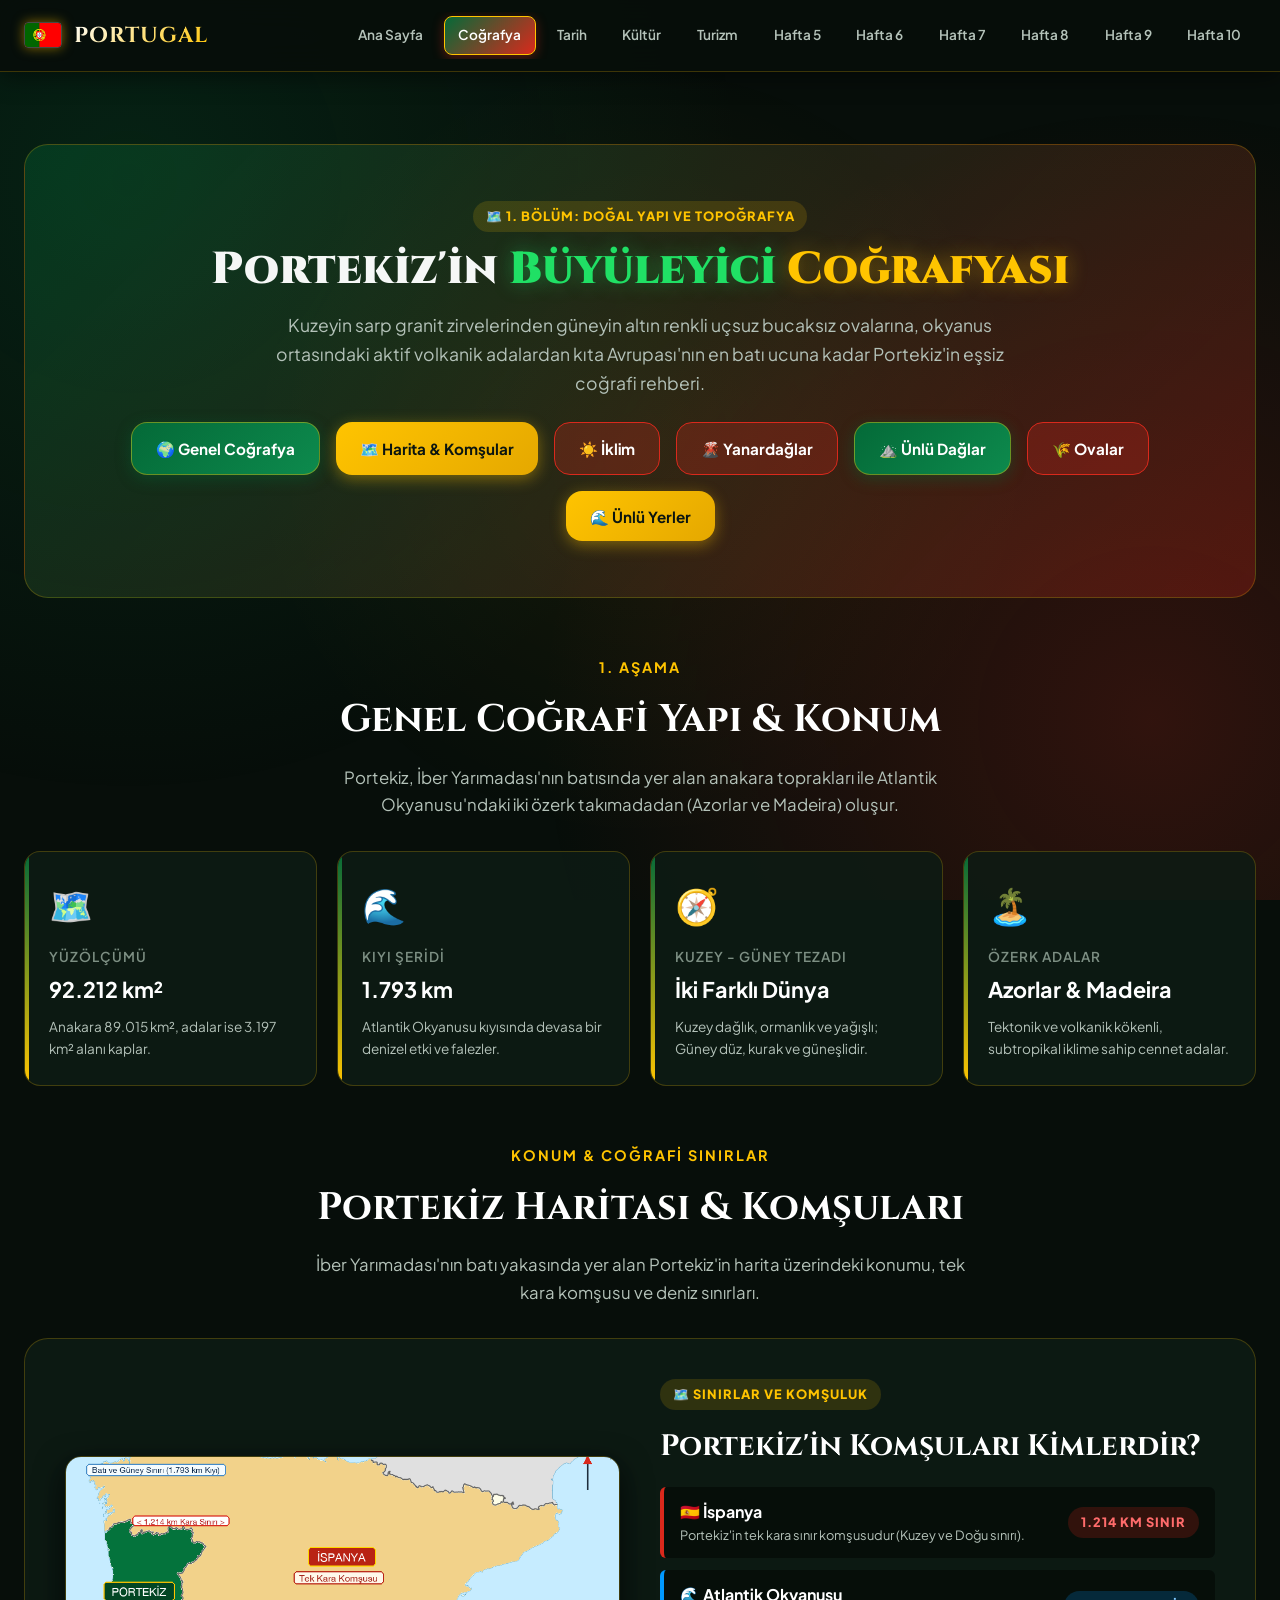
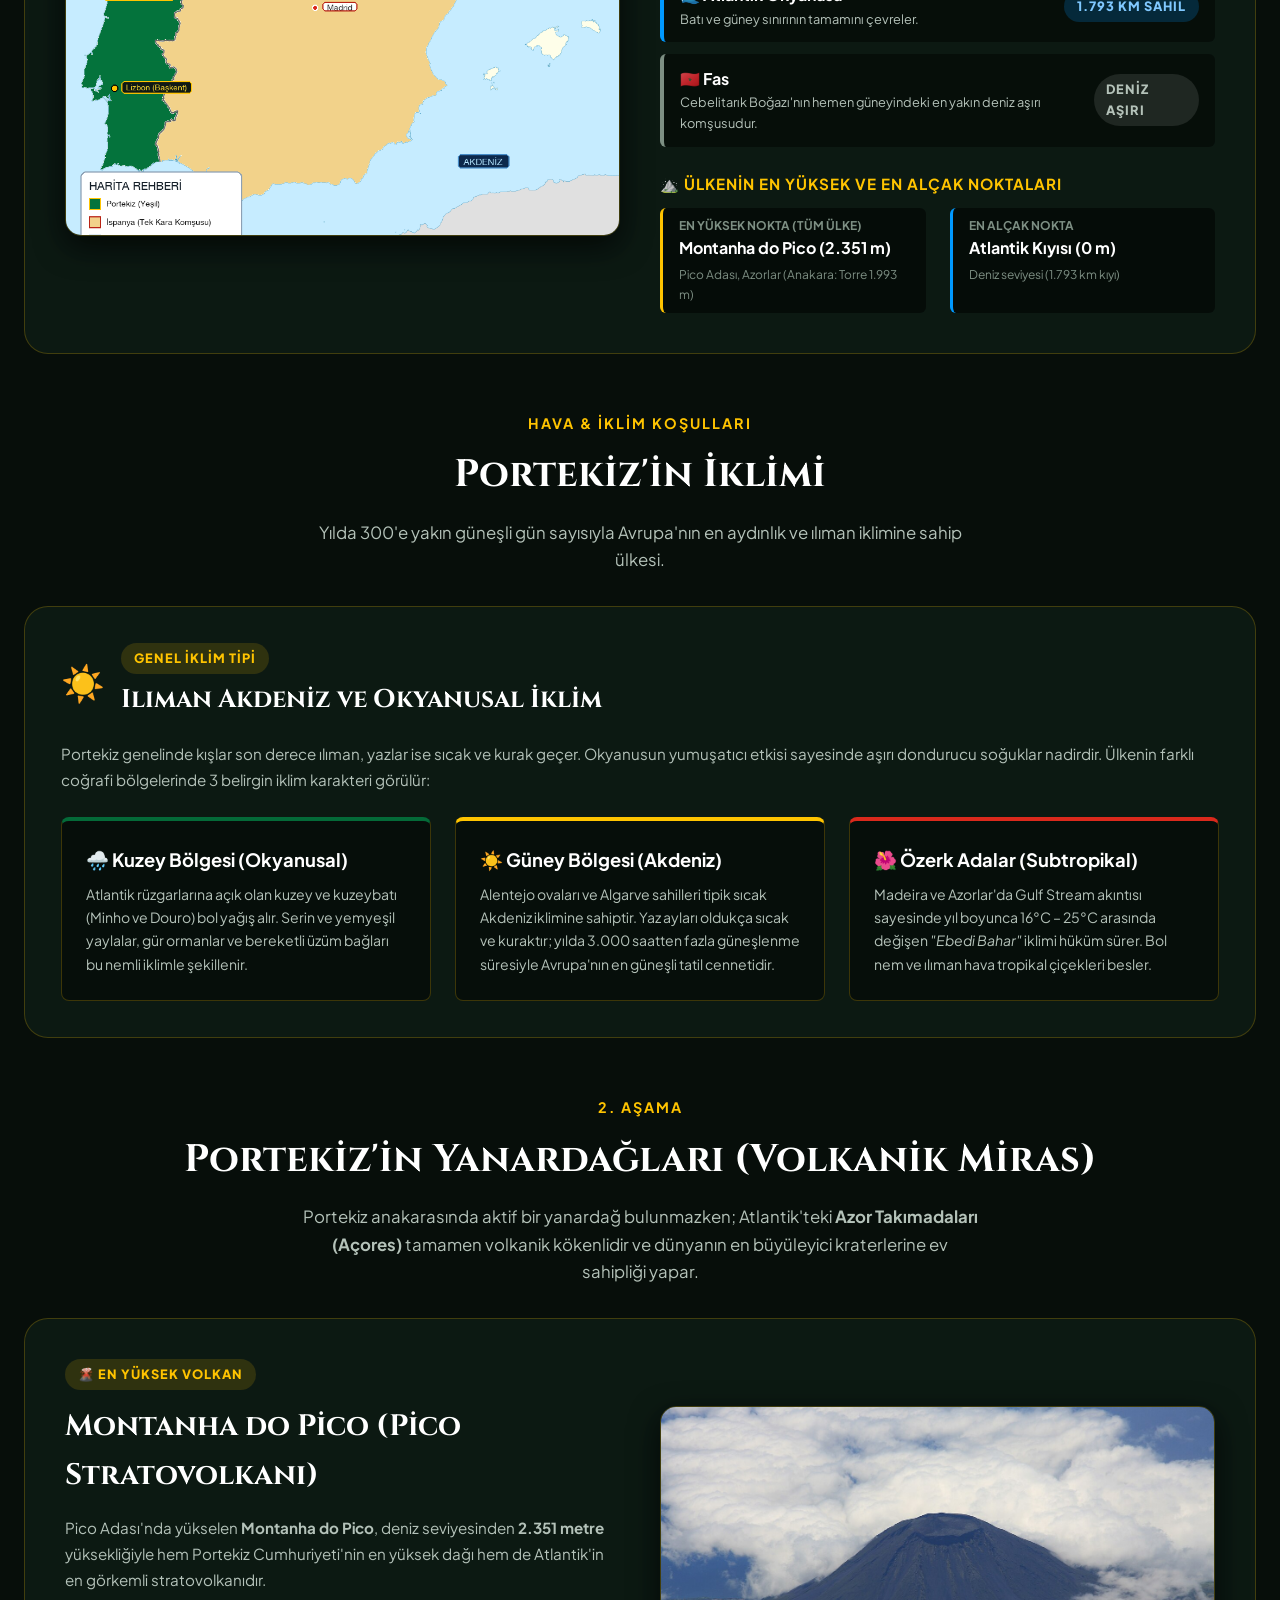
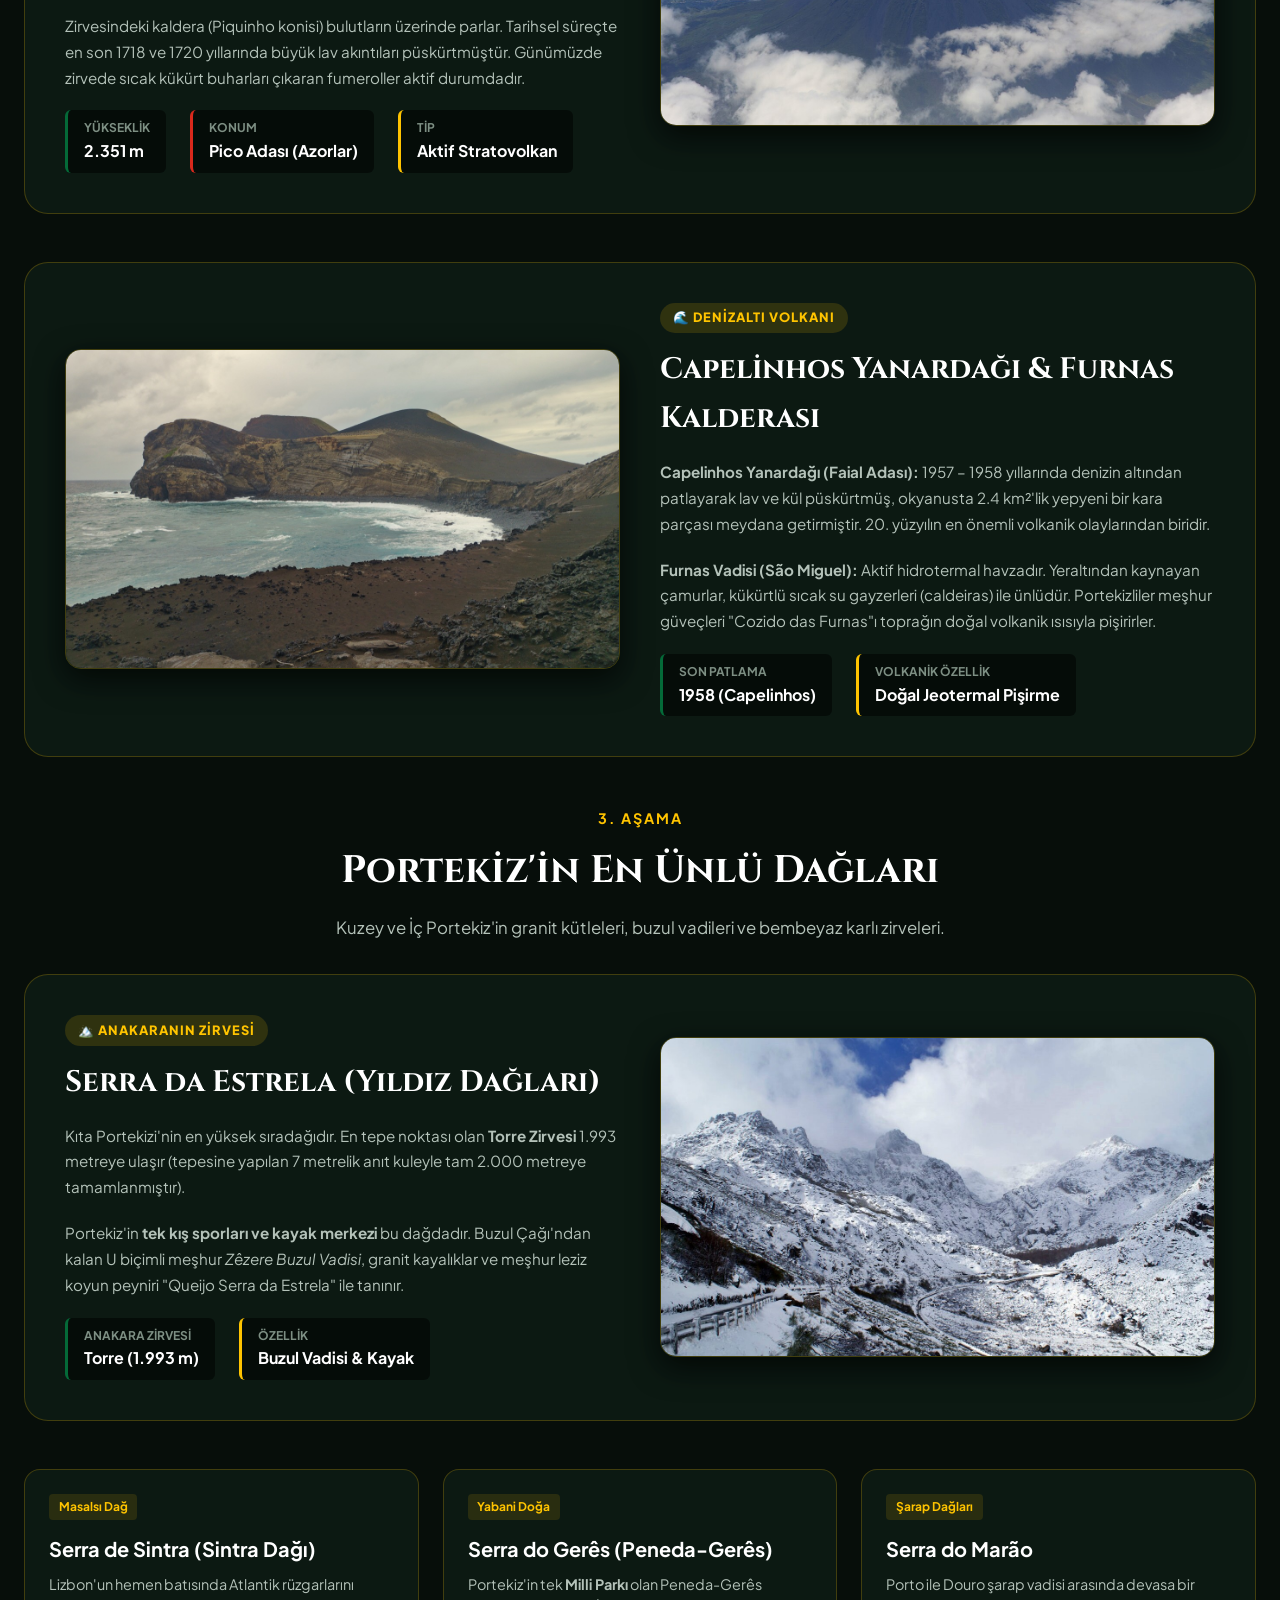
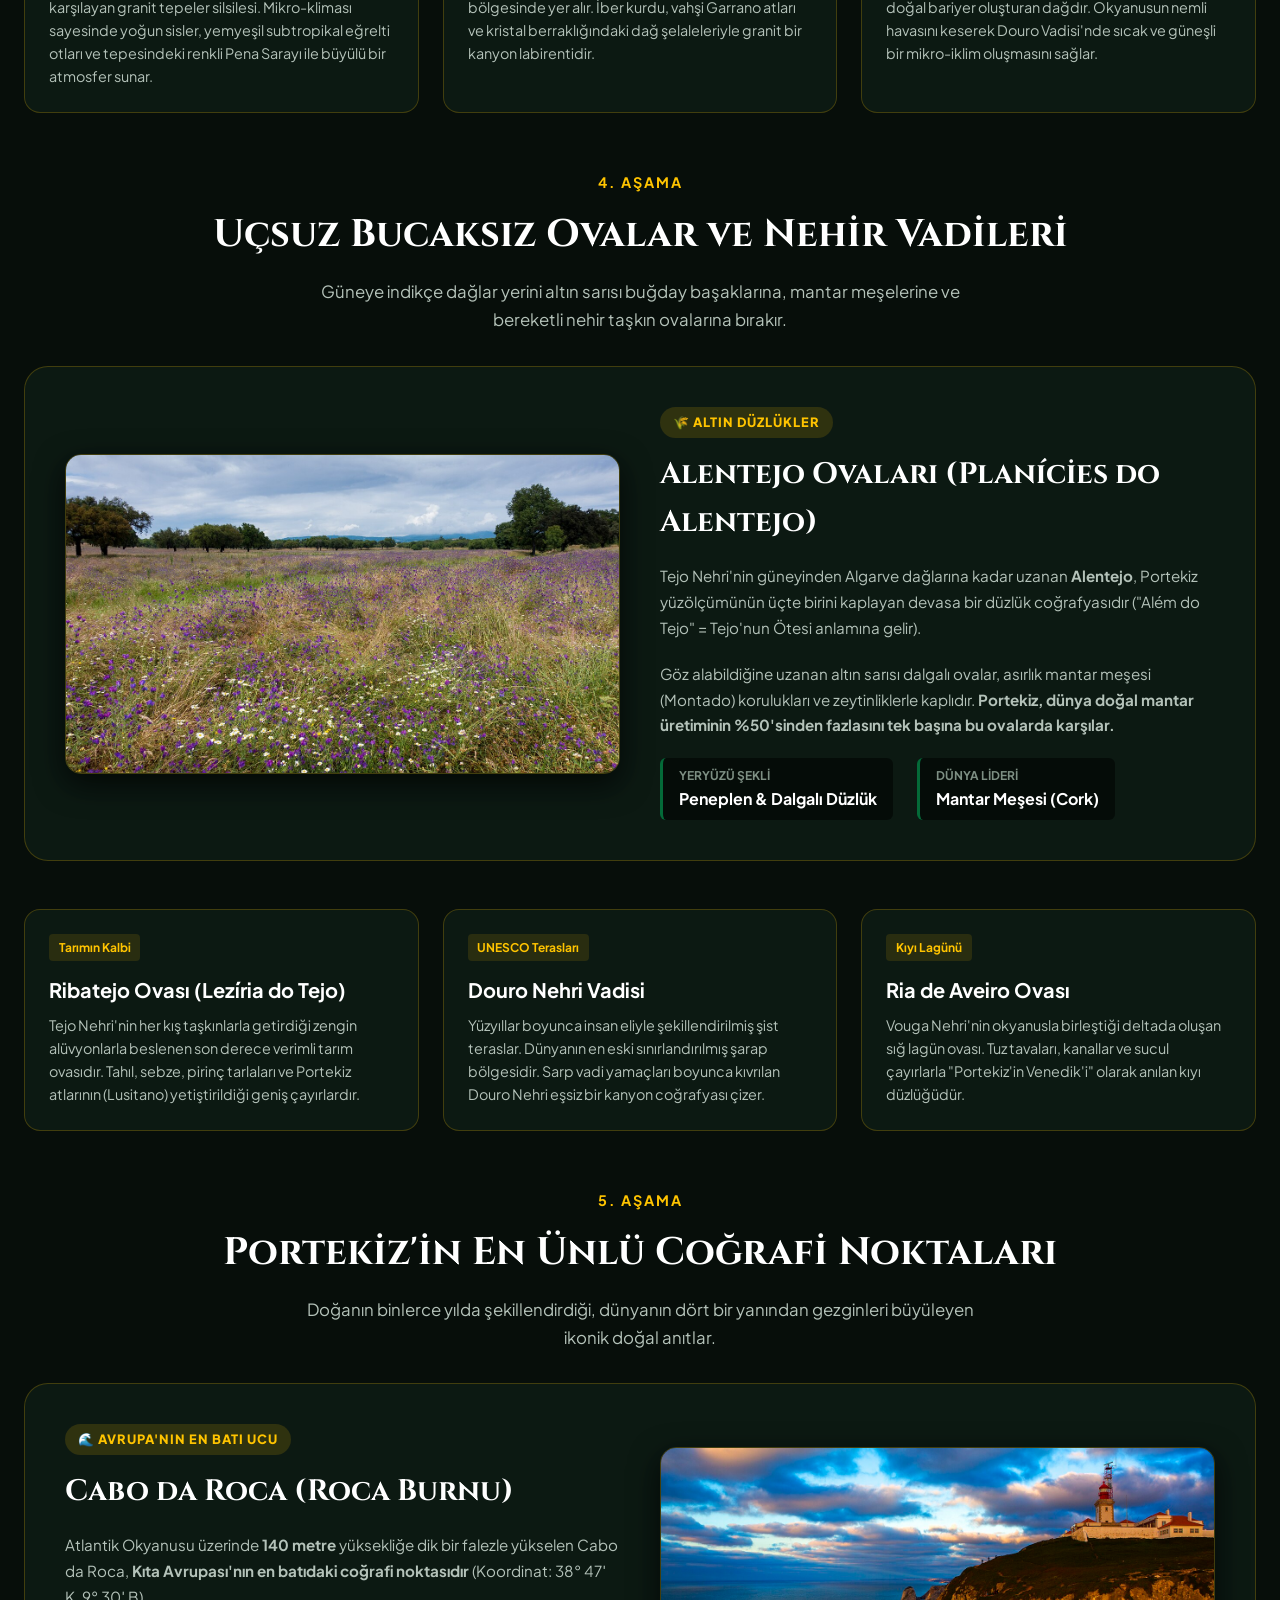
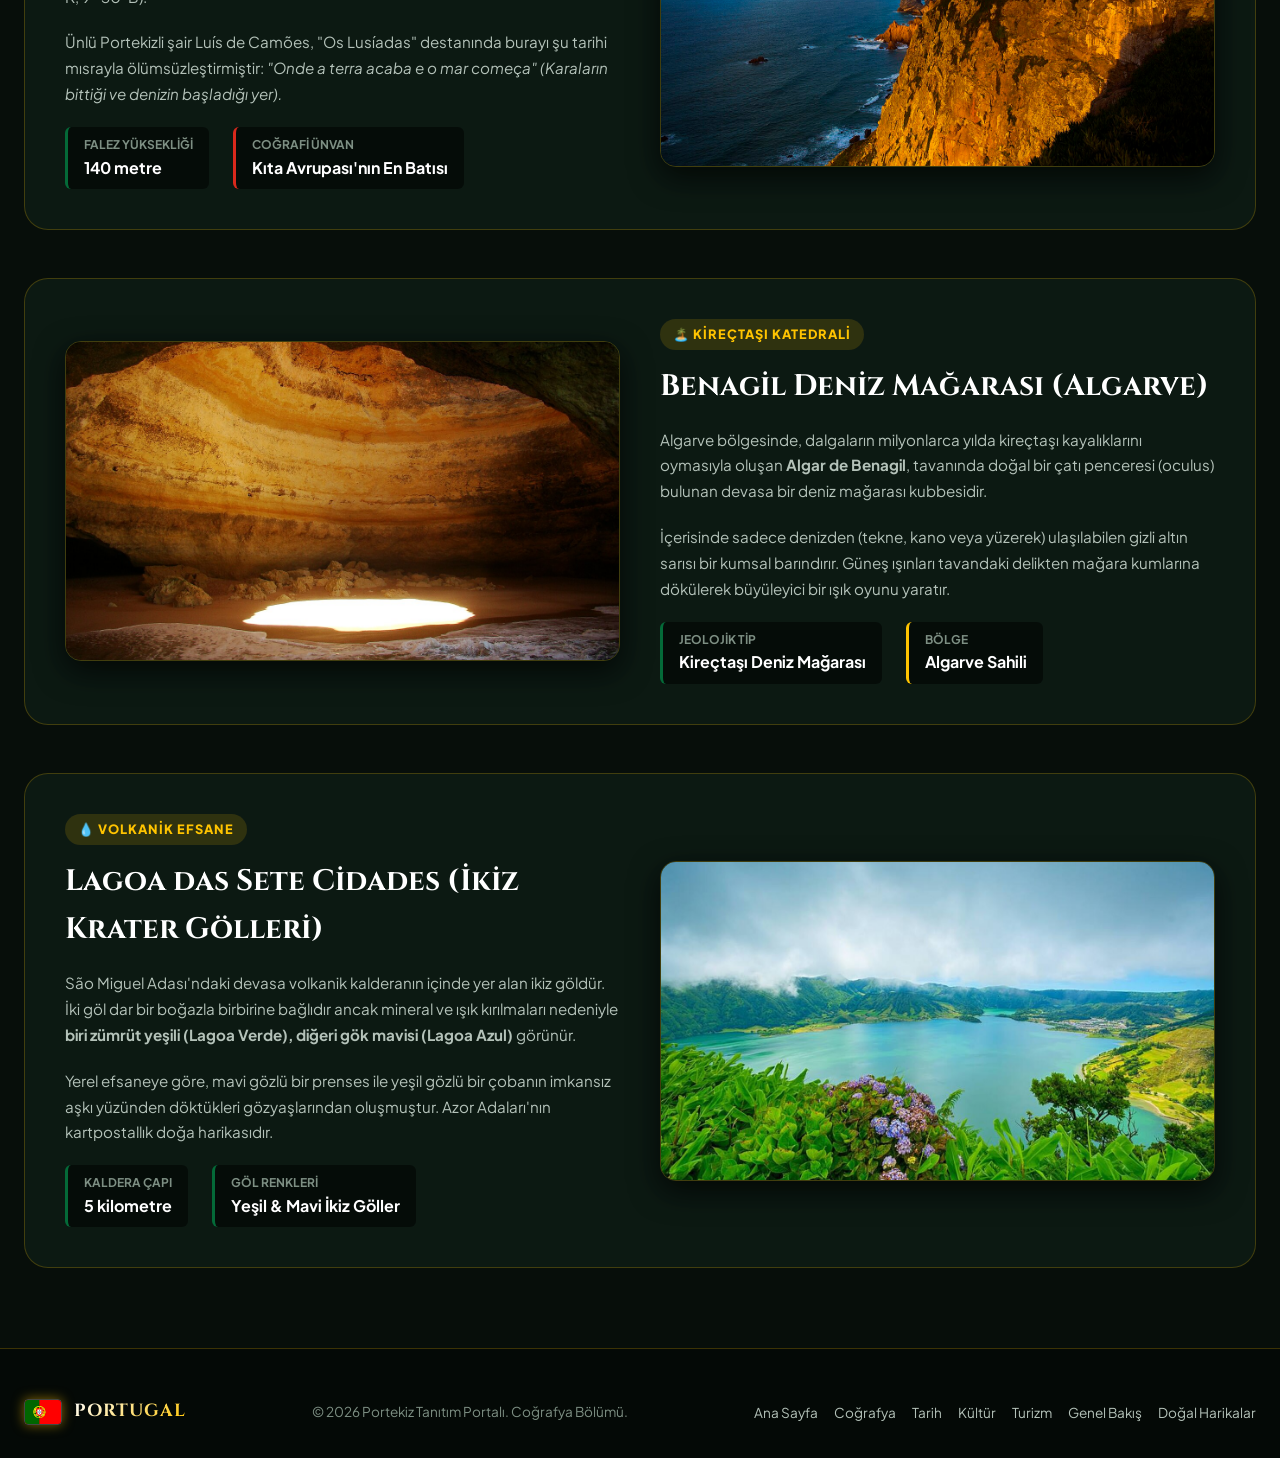
<file: cografya.html>
<!DOCTYPE html>
<html lang="tr">
<head>
  <meta charset="UTF-8">
  <meta name="viewport" content="width=device-width, initial-scale=1.0">
  <title>Portekiz Coğrafyası | Dağlar, Volkanlar, Ovalar ve Doğal Harikalar</title>
  
  <!-- Favicon: Portekiz Bayrağı -->
  <link rel="icon" type="image/svg+xml" href="assets/images/flag-of-portugal.svg">
  
  <!-- CSS Dosyası -->
  <link rel="stylesheet" href="css/style.css">
  <style>
    .geo-hero {
      background: linear-gradient(135deg, rgba(4, 106, 56, 0.35) 0%, rgba(218, 41, 28, 0.25) 100%);
      border: 1px solid var(--border-color);
      border-radius: var(--radius-lg);
      padding: 3.5rem 2rem;
      text-align: center;
      margin-bottom: 3.5rem;
      position: relative;
      overflow: hidden;
    }
    .geo-section-card {
      background: var(--bg-card);
      border: 1px solid var(--border-color);
      border-radius: var(--radius-lg);
      overflow: hidden;
      margin-bottom: 3rem;
      transition: var(--transition);
    }
    .geo-section-card:hover {
      border-color: var(--border-glow);
      box-shadow: 0 15px 35px rgba(0,0,0,0.6);
    }
    .geo-content-grid {
      display: grid;
      grid-template-columns: 1fr 1fr;
      align-items: center;
      gap: 2.5rem;
      padding: 2.5rem;
    }
    .geo-content-grid.reverse .geo-img-wrap {
      order: -1;
    }
    .geo-img-wrap {
      border-radius: var(--radius-md);
      overflow: hidden;
      box-shadow: 0 10px 30px rgba(0,0,0,0.7);
      border: 1px solid var(--border-color);
      height: 320px;
    }
    .geo-img {
      width: 100%;
      height: 100%;
      object-fit: cover;
      transition: transform 0.5s ease;
    }
    .geo-section-card:hover .geo-img {
      transform: scale(1.06);
    }
    .geo-badge-tag {
      display: inline-block;
      font-size: 0.8rem;
      font-weight: 800;
      color: var(--pt-gold);
      background: rgba(255,196,0,0.15);
      padding: 0.3rem 0.8rem;
      border-radius: 50px;
      margin-bottom: 0.75rem;
      text-transform: uppercase;
      letter-spacing: 1px;
    }
    .geo-card-title {
      font-family: 'Cinzel', serif;
      font-size: 1.85rem;
      color: #fff;
      margin-bottom: 1rem;
    }
    .geo-card-desc {
      color: var(--text-muted);
      font-size: 0.95rem;
      line-height: 1.7;
      margin-bottom: 1.25rem;
    }
    .geo-stats-row {
      display: flex;
      gap: 1.5rem;
      flex-wrap: wrap;
    }
    .geo-stat-pill {
      background: rgba(0,0,0,0.5);
      border-left: 3px solid var(--pt-green);
      padding: 0.5rem 1rem;
      border-radius: 6px;
    }
    .geo-stat-label {
      font-size: 0.75rem;
      color: var(--text-dim);
      font-weight: 700;
      text-transform: uppercase;
    }
    .geo-stat-val {
      font-size: 1rem;
      color: #fff;
      font-weight: 700;
    }
    .map-container {
      position: relative;
      border-radius: var(--radius-md);
      overflow: hidden;
      border: 1px solid var(--border-color);
      box-shadow: 0 10px 30px rgba(0,0,0,0.6);
      background: #c0e3fa;
    }
    .map-img {
      width: 100%;
      height: 100%;
      object-fit: cover;
      display: block;
    }
    .map-badge {
      position: absolute;
      transform: translate(-50%, -50%);
      padding: 0.35rem 0.75rem;
      border-radius: 50px;
      font-size: 0.8rem;
      font-weight: 800;
      letter-spacing: 0.5px;
      box-shadow: 0 4px 15px rgba(0,0,0,0.4);
      white-space: nowrap;
      pointer-events: none;
      z-index: 2;
    }
    .map-badge.pt {
      background: var(--pt-green);
      color: #fff;
      border: 2px solid var(--pt-gold);
    }
    .map-badge.es {
      background: rgba(218, 41, 28, 0.95);
      color: #fff;
      border: 2px solid #ffd700;
    }
    .map-badge.ocean {
      background: rgba(4, 25, 45, 0.85);
      color: #8ed0ff;
      border: 1px solid rgba(142, 208, 255, 0.5);
      font-size: 0.75rem;
    }
    .map-badge.morocco {
      background: rgba(30, 30, 30, 0.9);
      color: #fff;
      border: 1px solid #aaa;
      font-size: 0.75rem;
    }
    @media (max-width: 900px) {
      .geo-content-grid {
        grid-template-columns: 1fr;
        padding: 1.5rem;
      }
      .geo-content-grid.reverse .geo-img-wrap {
        order: 0;
      }
      .geo-hero {
        padding: 2.5rem 1.25rem;
      }
      .geo-hero .hero-title {
        font-size: 2.1rem !important;
      }
      .geo-img-wrap {
        height: 240px;
      }
    }
  </style>
</head>
<body>

  <!-- ===================================================================
       ÜST MENÜ (HEADER & NAVBAR)
       10 Haftalık Menü (Hafta 1 yerine Coğrafya aktif)
       =================================================================== -->
  <header class="main-header">
    <div class="nav-container">
      <a href="index.html" class="logo-area" title="Portekiz Ana Sayfa">
        <img src="assets/images/flag-of-portugal.svg" alt="Portekiz Bayrağı" class="logo-flag-icon">
        <span class="logo-text">PORTUGAL</span>
      </a>

      <!-- 10 Menü Öğesi -->
      <nav class="nav-menu-wrapper">
        <ul class="nav-menu">
          <li class="nav-item"><a href="index.html">Ana Sayfa</a></li>
          <li class="nav-item active"><a href="cografya.html">Coğrafya</a></li>
          <li class="nav-item"><a href="tarih.html">Tarih</a></li>
          <li class="nav-item"><a href="kultur.html">Kültür</a></li>
          <li class="nav-item"><a href="turizm.html">Turizm</a></li>
          <li class="nav-item"><a href="hafta-5.html">Hafta 5</a></li>
          <li class="nav-item"><a href="hafta-6.html">Hafta 6</a></li>
          <li class="nav-item"><a href="hafta-7.html">Hafta 7</a></li>
          <li class="nav-item"><a href="hafta-8.html">Hafta 8</a></li>
          <li class="nav-item"><a href="hafta-9.html">Hafta 9</a></li>
          <li class="nav-item"><a href="hafta-10.html">Hafta 10</a></li>
        </ul>
      </nav>
    </div>
  </header>

  <!-- ===================================================================
       COĞRAFYA HERO BÖLÜMÜ
       =================================================================== -->
  <main class="section">
    <div class="geo-hero">
      <span class="geo-badge-tag">🗺️ 1. Bölüm: Doğal Yapı ve Topoğrafya</span>
      <h1 class="hero-title" style="font-size: 2.8rem; margin-bottom: 1rem;">
        Portekiz'in <span class="green">Büyüleyici</span> <span class="gold">Coğrafyası</span>
      </h1>
      <p class="hero-desc" style="max-width: 750px; margin: 0 auto 1.5rem;">
        Kuzeyin sarp granit zirvelerinden güneyin altın renkli uçsuz bucaksız ovalarına, okyanus ortasındaki aktif volkanik adalardan kıta Avrupası'nın en batı ucuna kadar Portekiz'in eşsiz coğrafi rehberi.
      </p>
      <div style="display: flex; gap: 1rem; justify-content: center; flex-wrap: wrap;">
        <a href="#genel-bakis" class="btn btn-primary">🌍 Genel Coğrafya</a>
        <a href="#harita-komsular" class="btn btn-gold">🗺️ Harita & Komşular</a>
        <a href="#iklim" class="btn btn-secondary">☀️ İklim</a>
        <a href="#yanardaglar" class="btn btn-secondary">🌋 Yanardağlar</a>
        <a href="#daglar" class="btn btn-primary">⛰️ Ünlü Dağlar</a>
        <a href="#ovalar" class="btn btn-secondary">🌾 Ovalar</a>
        <a href="#unlu-yerler" class="btn btn-gold">🌊 Ünlü Yerler</a>
      </div>
    </div>

    <!-- ===================================================================
         1. DÜZENLİ SIRA: GENEL COĞRAFYA
         =================================================================== -->
    <div id="genel-bakis" class="section-header" style="margin-bottom: 2rem;">
      <span class="section-subtitle">1. Aşama</span>
      <h2 class="section-title">Genel Coğrafi Yapı & Konum</h2>
      <p class="section-desc">
        Portekiz, İber Yarımadası'nın batısında yer alan anakara toprakları ile Atlantik Okyanusu'ndaki iki özerk takımadadan (Azorlar ve Madeira) oluşur.
      </p>
    </div>

    <div class="facts-grid" style="margin-bottom: 3.5rem;">
      <div class="fact-card">
        <div class="fact-icon">🗺️</div>
        <div class="fact-label">Yüzölçümü</div>
        <div class="fact-value">92.212 km²</div>
        <div class="fact-note">Anakara 89.015 km², adalar ise 3.197 km² alanı kaplar.</div>
      </div>

      <div class="fact-card">
        <div class="fact-icon">🌊</div>
        <div class="fact-label">Kıyı Şeridi</div>
        <div class="fact-value">1.793 km</div>
        <div class="fact-note">Atlantik Okyanusu kıyısında devasa bir denizel etki ve falezler.</div>
      </div>

      <div class="fact-card">
        <div class="fact-icon">🧭</div>
        <div class="fact-label">Kuzey - Güney Tezadı</div>
        <div class="fact-value">İki Farklı Dünya</div>
        <div class="fact-note">Kuzey dağlık, ormanlık ve yağışlı; Güney düz, kurak ve güneşlidir.</div>
      </div>

      <div class="fact-card">
        <div class="fact-icon">🏝️</div>
        <div class="fact-label">Özerk Adalar</div>
        <div class="fact-value">Azorlar & Madeira</div>
        <div class="fact-note">Tektonik ve volkanik kökenli, subtropikal iklime sahip cennet adalar.</div>
      </div>
    </div>

    <!-- ===================================================================
         HARİTA, KOMŞULAR VE SINIRLAR & EN YÜKSEK / EN ALÇAK NOKTALAR
         =================================================================== -->
    <div id="harita-komsular" class="section-header" style="margin-bottom: 2rem;">
      <span class="section-subtitle">Konum & Coğrafi Sınırlar</span>
      <h2 class="section-title">Portekiz Haritası & Komşuları</h2>
      <p class="section-desc">
        İber Yarımadası'nın batı yakasında yer alan Portekiz'in harita üzerindeki konumu, tek kara komşusu ve deniz sınırları.
      </p>
    </div>

    <div class="geo-section-card" style="margin-bottom: 3.5rem;">
      <div class="geo-content-grid">
        <!-- Sol: Net Renkli Harita -->
        <div class="geo-img-wrap" style="height: 380px;">
          <img src="assets/images/portugal-neighbors-clear-map.png" alt="Portekiz ve Komşuları Haritası (Net Renkli Harita)" class="geo-img" title="Büyütmek için tıklayınız">
        </div>

        <!-- Sağ: Komşuluk ve Yükseklik Bilgileri -->
        <div>
          <span class="geo-badge-tag">🗺️ Sınırlar ve Komşuluk</span>
          <h3 class="geo-card-title">Portekiz'in Komşuları Kimlerdir?</h3>
          
          <!-- Komşular Kısa Listesi -->
          <div style="display: flex; flex-direction: column; gap: 0.75rem; margin-bottom: 1.5rem;">
            <div style="background: rgba(0,0,0,0.45); border-left: 4px solid var(--pt-red); padding: 0.75rem 1rem; border-radius: 6px; display: flex; align-items: center; justify-content: space-between;">
              <div>
                <strong style="color: #fff; font-size: 1rem;">🇪🇸 İspanya</strong>
                <div style="font-size: 0.8rem; color: var(--text-muted);">Portekiz'in tek kara sınır komşusudur (Kuzey ve Doğu sınırı).</div>
              </div>
              <span class="geo-badge-tag" style="margin: 0; background: rgba(218,41,28,0.2); color: #ff6b6b;">1.214 km Sınır</span>
            </div>

            <div style="background: rgba(0,0,0,0.45); border-left: 4px solid #0099ff; padding: 0.75rem 1rem; border-radius: 6px; display: flex; align-items: center; justify-content: space-between;">
              <div>
                <strong style="color: #fff; font-size: 1rem;">🌊 Atlantik Okyanusu</strong>
                <div style="font-size: 0.8rem; color: var(--text-muted);">Batı ve güney sınırının tamamını çevreler.</div>
              </div>
              <span class="geo-badge-tag" style="margin: 0; background: rgba(0,153,255,0.2); color: #80c8ff;">1.793 km Sahil</span>
            </div>

            <div style="background: rgba(0,0,0,0.45); border-left: 4px solid var(--text-dim); padding: 0.75rem 1rem; border-radius: 6px; display: flex; align-items: center; justify-content: space-between;">
              <div>
                <strong style="color: #fff; font-size: 1rem;">🇲🇦 Fas</strong>
                <div style="font-size: 0.8rem; color: var(--text-muted);">Cebelitarık Boğazı'nın hemen güneyindeki en yakın deniz aşırı komşusudur.</div>
              </div>
              <span class="geo-badge-tag" style="margin: 0; background: rgba(255,255,255,0.1); color: var(--text-muted);">Deniz Aşırı</span>
            </div>
          </div>

          <!-- En Yüksek ve En Alçak Nokta -->
          <h4 style="color: var(--pt-gold); font-size: 0.95rem; text-transform: uppercase; letter-spacing: 1px; margin-bottom: 0.75rem;">
            ⛰️ Ülkenin En Yüksek ve En Alçak Noktaları
          </h4>
          <div class="geo-stats-row">
            <div class="geo-stat-pill" style="border-left-color: var(--pt-gold); flex: 1;">
              <div class="geo-stat-label">EN YÜKSEK NOKTA (TÜM ÜLKE)</div>
              <div class="geo-stat-val">Montanha do Pico (2.351 m)</div>
              <div style="font-size: 0.75rem; color: var(--text-dim); margin-top: 0.2rem;">Pico Adası, Azorlar (Anakara: Torre 1.993 m)</div>
            </div>
            <div class="geo-stat-pill" style="border-left-color: #0099ff; flex: 1;">
              <div class="geo-stat-label">EN ALÇAK NOKTA</div>
              <div class="geo-stat-val">Atlantik Kıyısı (0 m)</div>
              <div style="font-size: 0.75rem; color: var(--text-dim); margin-top: 0.2rem;">Deniz seviyesi (1.793 km kıyı)</div>
            </div>
          </div>
        </div>
      </div>
    </div>

    <!-- ===================================================================
         İKLİM BÖLÜMÜ
         =================================================================== -->
    <div id="iklim" class="section-header" style="margin-bottom: 2rem;">
      <span class="section-subtitle">Hava & İklim Koşulları</span>
      <h2 class="section-title">Portekiz'in İklimi</h2>
      <p class="section-desc">
        Yılda 300'e yakın güneşli gün sayısıyla Avrupa'nın en aydınlık ve ılıman iklimine sahip ülkesi.
      </p>
    </div>

    <div class="geo-section-card" style="margin-bottom: 3.5rem;">
      <div style="padding: 2.25rem;">
        <div style="display: flex; align-items: center; gap: 1rem; margin-bottom: 1.25rem; flex-wrap: wrap;">
          <span style="font-size: 2.2rem;">☀️</span>
          <div>
            <span class="geo-badge-tag" style="margin-bottom: 0.3rem;">Genel İklim Tipi</span>
            <h3 style="font-family: 'Cinzel', serif; font-size: 1.6rem; color: #fff; margin: 0;">Ilıman Akdeniz ve Okyanusal İklim</h3>
          </div>
        </div>
        <p style="color: var(--text-muted); font-size: 0.95rem; line-height: 1.7; margin-bottom: 1.5rem;">
          Portekiz genelinde kışlar son derece ılıman, yazlar ise sıcak ve kurak geçer. Okyanusun yumuşatıcı etkisi sayesinde aşırı dondurucu soğuklar nadirdir. Ülkenin farklı coğrafi bölgelerinde 3 belirgin iklim karakteri görülür:
        </p>

        <div class="culture-grid" style="grid-template-columns: repeat(auto-fit, minmax(280px, 1fr)); gap: 1.5rem;">
          <div style="background: rgba(0,0,0,0.4); border: 1px solid var(--border-color); border-top: 4px solid var(--pt-green); border-radius: var(--radius-sm); padding: 1.5rem;">
            <div style="font-size: 1.15rem; font-weight: 700; color: #fff; margin-bottom: 0.5rem;">🌧️ Kuzey Bölgesi (Okyanusal)</div>
            <p style="font-size: 0.88rem; color: var(--text-muted); line-height: 1.65;">
              Atlantik rüzgarlarına açık olan kuzey ve kuzeybatı (Minho ve Douro) bol yağış alır. Serin ve yemyeşil yaylalar, gür ormanlar ve bereketli üzüm bağları bu nemli iklimle şekillenir.
            </p>
          </div>

          <div style="background: rgba(0,0,0,0.4); border: 1px solid var(--border-color); border-top: 4px solid var(--pt-gold); border-radius: var(--radius-sm); padding: 1.5rem;">
            <div style="font-size: 1.15rem; font-weight: 700; color: #fff; margin-bottom: 0.5rem;">☀️ Güney Bölgesi (Akdeniz)</div>
            <p style="font-size: 0.88rem; color: var(--text-muted); line-height: 1.65;">
              Alentejo ovaları ve Algarve sahilleri tipik sıcak Akdeniz iklimine sahiptir. Yaz ayları oldukça sıcak ve kuraktır; yılda 3.000 saatten fazla güneşlenme süresiyle Avrupa'nın en güneşli tatil cennetidir.
            </p>
          </div>

          <div style="background: rgba(0,0,0,0.4); border: 1px solid var(--border-color); border-top: 4px solid var(--pt-red); border-radius: var(--radius-sm); padding: 1.5rem;">
            <div style="font-size: 1.15rem; font-weight: 700; color: #fff; margin-bottom: 0.5rem;">🌺 Özerk Adalar (Subtropikal)</div>
            <p style="font-size: 0.88rem; color: var(--text-muted); line-height: 1.65;">
              Madeira ve Azorlar'da Gulf Stream akıntısı sayesinde yıl boyunca 16°C – 25°C arasında değişen <em>"Ebedi Bahar"</em> iklimi hüküm sürer. Bol nem ve ılıman hava tropikal çiçekleri besler.
            </p>
          </div>
        </div>
      </div>
    </div>

    <!-- ===================================================================
         2. DÜZENLİ SIRA: YANARDAĞLAR (VOLKANLAR)
         =================================================================== -->
    <div id="yanardaglar" class="section-header" style="margin-bottom: 2rem;">
      <span class="section-subtitle">2. Aşama</span>
      <h2 class="section-title">Portekiz'in Yanardağları (Volkanik Miras)</h2>
      <p class="section-desc">
        Portekiz anakarasında aktif bir yanardağ bulunmazken; Atlantik'teki <strong>Azor Takımadaları (Açores)</strong> tamamen volkanik kökenlidir ve dünyanın en büyüleyici kraterlerine ev sahipliği yapar.
      </p>
    </div>

    <div class="geo-section-card">
      <div class="geo-content-grid">
        <div>
          <span class="geo-badge-tag">🌋 En Yüksek Volkan</span>
          <h3 class="geo-card-title">Montanha do Pico (Pico Stratovolkanı)</h3>
          <p class="geo-card-desc">
            Pico Adası'nda yükselen <strong>Montanha do Pico</strong>, deniz seviyesinden <strong>2.351 metre</strong> yüksekliğiyle hem Portekiz Cumhuriyeti'nin en yüksek dağı hem de Atlantik'in en görkemli stratovolkanıdır.
          </p>
          <p class="geo-card-desc">
            Zirvesindeki kaldera (Piquinho konisi) bulutların üzerinde parlar. Tarihsel süreçte en son 1718 ve 1720 yıllarında büyük lav akıntıları püskürtmüştür. Günümüzde zirvede sıcak kükürt buharları çıkaran fumeroller aktif durumdadır.
          </p>
          <div class="geo-stats-row">
            <div class="geo-stat-pill">
              <div class="geo-stat-label">YÜKSEKLİK</div>
              <div class="geo-stat-val">2.351 m</div>
            </div>
            <div class="geo-stat-pill" style="border-left-color: var(--pt-red);">
              <div class="geo-stat-label">KONUM</div>
              <div class="geo-stat-val">Pico Adası (Azorlar)</div>
            </div>
            <div class="geo-stat-pill" style="border-left-color: var(--pt-gold);">
              <div class="geo-stat-label">TİP</div>
              <div class="geo-stat-val">Aktif Stratovolkan</div>
            </div>
          </div>
        </div>
        <div class="geo-img-wrap">
          <img src="assets/images/pico-volcano.jpg" alt="Montanha do Pico Stratovolkanı" class="geo-img">
        </div>
      </div>
    </div>

    <div class="geo-section-card">
      <div class="geo-content-grid reverse">
        <div>
          <span class="geo-badge-tag">🌊 Denizaltı Volkanı</span>
          <h3 class="geo-card-title">Capelinhos Yanardağı & Furnas Kalderası</h3>
          <p class="geo-card-desc">
            <strong>Capelinhos Yanardağı (Faial Adası):</strong> 1957 – 1958 yıllarında denizin altından patlayarak lav ve kül püskürtmüş, okyanusta 2.4 km²'lik yepyeni bir kara parçası meydana getirmiştir. 20. yüzyılın en önemli volkanik olaylarından biridir.
          </p>
          <p class="geo-card-desc">
            <strong>Furnas Vadisi (São Miguel):</strong> Aktif hidrotermal havzadır. Yeraltından kaynayan çamurlar, kükürtlü sıcak su gayzerleri (caldeiras) ile ünlüdür. Portekizliler meşhur güveçleri "Cozido das Furnas"ı toprağın doğal volkanik ısısıyla pişirirler.
          </p>
          <div class="geo-stats-row">
            <div class="geo-stat-pill">
              <div class="geo-stat-label">SON PATLAMA</div>
              <div class="geo-stat-val">1958 (Capelinhos)</div>
            </div>
            <div class="geo-stat-pill" style="border-left-color: var(--pt-gold);">
              <div class="geo-stat-label">VOLKANİK ÖZELLİK</div>
              <div class="geo-stat-val">Doğal Jeotermal Pişirme</div>
            </div>
          </div>
        </div>
        <div class="geo-img-wrap">
          <img src="assets/images/capelinhos-volcano.jpg" alt="Capelinhos Yanardağı ve Volkanik Kül Sahili" class="geo-img">
        </div>
      </div>
    </div>

    <!-- ===================================================================
         3. DÜZENLİ SIRA: ÜNLÜ DAĞLAR
         =================================================================== -->
    <div id="daglar" class="section-header" style="margin-bottom: 2rem;">
      <span class="section-subtitle">3. Aşama</span>
      <h2 class="section-title">Portekiz'in En Ünlü Dağları</h2>
      <p class="section-desc">
        Kuzey ve İç Portekiz'in granit kütleleri, buzul vadileri ve bembeyaz karlı zirveleri.
      </p>
    </div>

    <div class="geo-section-card">
      <div class="geo-content-grid">
        <div>
          <span class="geo-badge-tag">🏔️ Anakaranın Zirvesi</span>
          <h3 class="geo-card-title">Serra da Estrela (Yıldız Dağları)</h3>
          <p class="geo-card-desc">
            Kıta Portekizi'nin en yüksek sıradağıdır. En tepe noktası olan <strong>Torre Zirvesi</strong> 1.993 metreye ulaşır (tepesine yapılan 7 metrelik anıt kuleyle tam 2.000 metreye tamamlanmıştır).
          </p>
          <p class="geo-card-desc">
            Portekiz'in <strong>tek kış sporları ve kayak merkezi</strong> bu dağdadır. Buzul Çağı'ndan kalan U biçimli meşhur <em>Zêzere Buzul Vadisi</em>, granit kayalıklar ve meşhur leziz koyun peyniri "Queijo Serra da Estrela" ile tanınır.
          </p>
          <div class="geo-stats-row">
            <div class="geo-stat-pill">
              <div class="geo-stat-label">ANAKARA ZİRVESİ</div>
              <div class="geo-stat-val">Torre (1.993 m)</div>
            </div>
            <div class="geo-stat-pill" style="border-left-color: var(--pt-gold);">
              <div class="geo-stat-label">ÖZELLİK</div>
              <div class="geo-stat-val">Buzul Vadisi & Kayak</div>
            </div>
          </div>
        </div>
        <div class="geo-img-wrap">
          <img src="assets/images/serra-estrela.jpg" alt="Serra da Estrela Dağları" class="geo-img">
        </div>
      </div>
    </div>

    <div class="culture-grid" style="margin-bottom: 3.5rem;">
      <div class="culture-card">
        <div class="culture-body">
          <span class="culture-tag">Masalsı Dağ</span>
          <h3 class="culture-title">Serra de Sintra (Sintra Dağı)</h3>
          <p class="culture-text">
            Lizbon'un hemen batısında Atlantik rüzgarlarını karşılayan granit tepeler silsilesi. Mikro-kliması sayesinde yoğun sisler, yemyeşil subtropikal eğrelti otları ve tepesindeki renkli Pena Sarayı ile büyülü bir atmosfer sunar.
          </p>
        </div>
      </div>

      <div class="culture-card">
        <div class="culture-body">
          <span class="culture-tag">Yabani Doğa</span>
          <h3 class="culture-title">Serra do Gerês (Peneda-Gerês)</h3>
          <p class="culture-text">
            Portekiz'in tek <strong>Milli Parkı</strong> olan Peneda-Gerês bölgesinde yer alır. İber kurdu, vahşi Garrano atları ve kristal berraklığındaki dağ şelaleleriyle granit bir kanyon labirentidir.
          </p>
        </div>
      </div>

      <div class="culture-card">
        <div class="culture-body">
          <span class="culture-tag">Şarap Dağları</span>
          <h3 class="culture-title">Serra do Marão</h3>
          <p class="culture-text">
            Porto ile Douro şarap vadisi arasında devasa bir doğal bariyer oluşturan dağdır. Okyanusun nemli havasını keserek Douro Vadisi'nde sıcak ve güneşli bir mikro-iklim oluşmasını sağlar.
          </p>
        </div>
      </div>
    </div>

    <!-- ===================================================================
         4. DÜZENLİ SIRA: OVALAR VE DÜZLÜKLER
         =================================================================== -->
    <div id="ovalar" class="section-header" style="margin-bottom: 2rem;">
      <span class="section-subtitle">4. Aşama</span>
      <h2 class="section-title">Uçsuz Bucaksız Ovalar ve Nehir Vadileri</h2>
      <p class="section-desc">
        Güneye indikçe dağlar yerini altın sarısı buğday başaklarına, mantar meşelerine ve bereketli nehir taşkın ovalarına bırakır.
      </p>
    </div>

    <div class="geo-section-card">
      <div class="geo-content-grid reverse">
        <div>
          <span class="geo-badge-tag">🌾 Altın Düzlükler</span>
          <h3 class="geo-card-title">Alentejo Ovaları (Planícies do Alentejo)</h3>
          <p class="geo-card-desc">
            Tejo Nehri'nin güneyinden Algarve dağlarına kadar uzanan <strong>Alentejo</strong>, Portekiz yüzölçümünün üçte birini kaplayan devasa bir düzlük coğrafyasıdır ("Além do Tejo" = Tejo'nun Ötesi anlamına gelir).
          </p>
          <p class="geo-card-desc">
            Göz alabildiğine uzanan altın sarısı dalgalı ovalar, asırlık mantar meşesi (Montado) korulukları ve zeytinliklerle kaplıdır. <strong>Portekiz, dünya doğal mantar üretiminin %50'sinden fazlasını tek başına bu ovalarda karşılar.</strong>
          </p>
          <div class="geo-stats-row">
            <div class="geo-stat-pill">
              <div class="geo-stat-label">YERYÜZÜ ŞEKLİ</div>
              <div class="geo-stat-val">Peneplen & Dalgalı Düzlük</div>
            </div>
            <div class="geo-stat-pill" style="border-left-color: var(--pt-green);">
              <div class="geo-stat-label">DÜNYA LİDERİ</div>
              <div class="geo-stat-val">Mantar Meşesi (Cork)</div>
            </div>
          </div>
        </div>
        <div class="geo-img-wrap">
          <img src="assets/images/alentejo.jpg" alt="Alentejo Düzlükleri ve Ovaları" class="geo-img">
        </div>
      </div>
    </div>

    <div class="culture-grid" style="margin-bottom: 3.5rem;">
      <div class="culture-card">
        <div class="culture-body">
          <span class="culture-tag">Tarımın Kalbi</span>
          <h3 class="culture-title">Ribatejo Ovası (Lezíria do Tejo)</h3>
          <p class="culture-text">
            Tejo Nehri'nin her kış taşkınlarla getirdiği zengin alüvyonlarla beslenen son derece verimli tarım ovasıdır. Tahıl, sebze, pirinç tarlaları ve Portekiz atlarının (Lusitano) yetiştirildiği geniş çayırlardır.
          </p>
        </div>
      </div>

      <div class="culture-card">
        <div class="culture-body">
          <span class="culture-tag">UNESCO Terasları</span>
          <h3 class="culture-title">Douro Nehri Vadisi</h3>
          <p class="culture-text">
            Yüzyıllar boyunca insan eliyle şekillendirilmiş şist teraslar. Dünyanın en eski sınırlandırılmış şarap bölgesidir. Sarp vadi yamaçları boyunca kıvrılan Douro Nehri eşsiz bir kanyon coğrafyası çizer.
          </p>
        </div>
      </div>

      <div class="culture-card">
        <div class="culture-body">
          <span class="culture-tag">Kıyı Lagünü</span>
          <h3 class="culture-title">Ria de Aveiro Ovası</h3>
          <p class="culture-text">
            Vouga Nehri'nin okyanusla birleştiği deltada oluşan sığ lagün ovası. Tuz tavaları, kanallar ve sucul çayırlarla "Portekiz'in Venedik'i" olarak anılan kıyı düzlüğüdür.
          </p>
        </div>
      </div>
    </div>

    <!-- ===================================================================
         5. DÜZENLİ SIRA: ÜNLÜ COĞRAFİ YERLER
         =================================================================== -->
    <div id="unlu-yerler" class="section-header" style="margin-bottom: 2rem;">
      <span class="section-subtitle">5. Aşama</span>
      <h2 class="section-title">Portekiz'in En Ünlü Coğrafi Noktaları</h2>
      <p class="section-desc">
        Doğanın binlerce yılda şekillendirdiği, dünyanın dört bir yanından gezginleri büyüleyen ikonik doğal anıtlar.
      </p>
    </div>

    <!-- Cabo da Roca -->
    <div class="geo-section-card">
      <div class="geo-content-grid">
        <div>
          <span class="geo-badge-tag">🌊 Avrupa'nın En Batı Ucu</span>
          <h3 class="geo-card-title">Cabo da Roca (Roca Burnu)</h3>
          <p class="geo-card-desc">
            Atlantik Okyanusu üzerinde <strong>140 metre</strong> yüksekliğe dik bir falezle yükselen Cabo da Roca, <strong>Kıta Avrupası'nın en batıdaki coğrafi noktasıdır</strong> (Koordinat: 38° 47′ K, 9° 30′ B).
          </p>
          <p class="geo-card-desc">
            Ünlü Portekizli şair Luís de Camões, "Os Lusíadas" destanında burayı şu tarihi mısrayla ölümsüzleştirmiştir: <em>"Onde a terra acaba e o mar começa" (Karaların bittiği ve denizin başladığı yer).</em>
          </p>
          <div class="geo-stats-row">
            <div class="geo-stat-pill">
              <div class="geo-stat-label">FALEZ YÜKSEKLİĞİ</div>
              <div class="geo-stat-val">140 metre</div>
            </div>
            <div class="geo-stat-pill" style="border-left-color: var(--pt-red);">
              <div class="geo-stat-label">COĞRAFİ ÜNVAN</div>
              <div class="geo-stat-val">Kıta Avrupası'nın En Batısı</div>
            </div>
          </div>
        </div>
        <div class="geo-img-wrap">
          <img src="assets/images/cabo-da-roca.jpg" alt="Cabo da Roca Falezleri" class="geo-img">
        </div>
      </div>
    </div>

    <!-- Benagil Mağarası -->
    <div class="geo-section-card">
      <div class="geo-content-grid reverse">
        <div>
          <span class="geo-badge-tag">🏝️ Kireçtaşı Katedrali</span>
          <h3 class="geo-card-title">Benagil Deniz Mağarası (Algarve)</h3>
          <p class="geo-card-desc">
            Algarve bölgesinde, dalgaların milyonlarca yılda kireçtaşı kayalıklarını oymasıyla oluşan <strong>Algar de Benagil</strong>, tavanında doğal bir çatı penceresi (oculus) bulunan devasa bir deniz mağarası kubbesidir.
          </p>
          <p class="geo-card-desc">
            İçerisinde sadece denizden (tekne, kano veya yüzerek) ulaşılabilen gizli altın sarısı bir kumsal barındırır. Güneş ışınları tavandaki delikten mağara kumlarına dökülerek büyüleyici bir ışık oyunu yaratır.
          </p>
          <div class="geo-stats-row">
            <div class="geo-stat-pill">
              <div class="geo-stat-label">JEOLOJİK TİP</div>
              <div class="geo-stat-val">Kireçtaşı Deniz Mağarası</div>
            </div>
            <div class="geo-stat-pill" style="border-left-color: var(--pt-gold);">
              <div class="geo-stat-label">BÖLGE</div>
              <div class="geo-stat-val">Algarve Sahili</div>
            </div>
          </div>
        </div>
        <div class="geo-img-wrap">
          <img src="assets/images/benagil-cave.jpg" alt="Benagil Deniz Mağarası" class="geo-img">
        </div>
      </div>
    </div>

    <!-- Sete Cidades İkiz Gölleri -->
    <div class="geo-section-card">
      <div class="geo-content-grid">
        <div>
          <span class="geo-badge-tag">💧 Volkanik Efsane</span>
          <h3 class="geo-card-title">Lagoa das Sete Cidades (İkiz Krater Gölleri)</h3>
          <p class="geo-card-desc">
            São Miguel Adası'ndaki devasa volkanik kalderanın içinde yer alan ikiz göldür. İki göl dar bir boğazla birbirine bağlıdır ancak mineral ve ışık kırılmaları nedeniyle <strong>biri zümrüt yeşili (Lagoa Verde), diğeri gök mavisi (Lagoa Azul)</strong> görünür.
          </p>
          <p class="geo-card-desc">
            Yerel efsaneye göre, mavi gözlü bir prenses ile yeşil gözlü bir çobanın imkansız aşkı yüzünden döktükleri gözyaşlarından oluşmuştur. Azor Adaları'nın kartpostallık doğa harikasıdır.
          </p>
          <div class="geo-stats-row">
            <div class="geo-stat-pill">
              <div class="geo-stat-label">KALDERA ÇAPI</div>
              <div class="geo-stat-val">5 kilometre</div>
            </div>
            <div class="geo-stat-pill" style="border-left-color: var(--pt-green);">
              <div class="geo-stat-label">GÖL RENKLERİ</div>
              <div class="geo-stat-val">Yeşil & Mavi İkiz Göller</div>
            </div>
          </div>
        </div>
        <div class="geo-img-wrap">
          <img src="assets/images/sete-cidades.jpg" alt="Sete Cidades İkiz Krater Gölleri" class="geo-img">
        </div>
      </div>
    </div>

  </main>

  <!-- ===================================================================
       ALT BİLGİ (FOOTER)
       =================================================================== -->
  <footer class="main-footer">
    <div class="footer-content">
      <div class="footer-brand">
        <img src="assets/images/flag-of-portugal.svg" alt="Portekiz Bayrağı" class="logo-flag-icon">
        <span class="logo-text" style="font-size: 1.1rem;">PORTUGAL</span>
      </div>
      <p class="footer-text">
        © 2026 Portekiz Tanıtım Portalı. Coğrafya Bölümü.
      </p>
      <ul class="footer-quick-links">
        <li><a href="index.html">Ana Sayfa</a></li>
        <li><a href="cografya.html">Coğrafya</a></li>
        <li><a href="tarih.html">Tarih</a></li>
        <li><a href="kultur.html">Kültür</a></li>
        <li><a href="turizm.html">Turizm</a></li>
        <li><a href="#genel-bakis">Genel Bakış</a></li>
        <li><a href="#unlu-yerler">Doğal Harikalar</a></li>
      </ul>
    </div>
  </footer>

  <script src="js/main.js"></script>
</body>
</html>
</file>
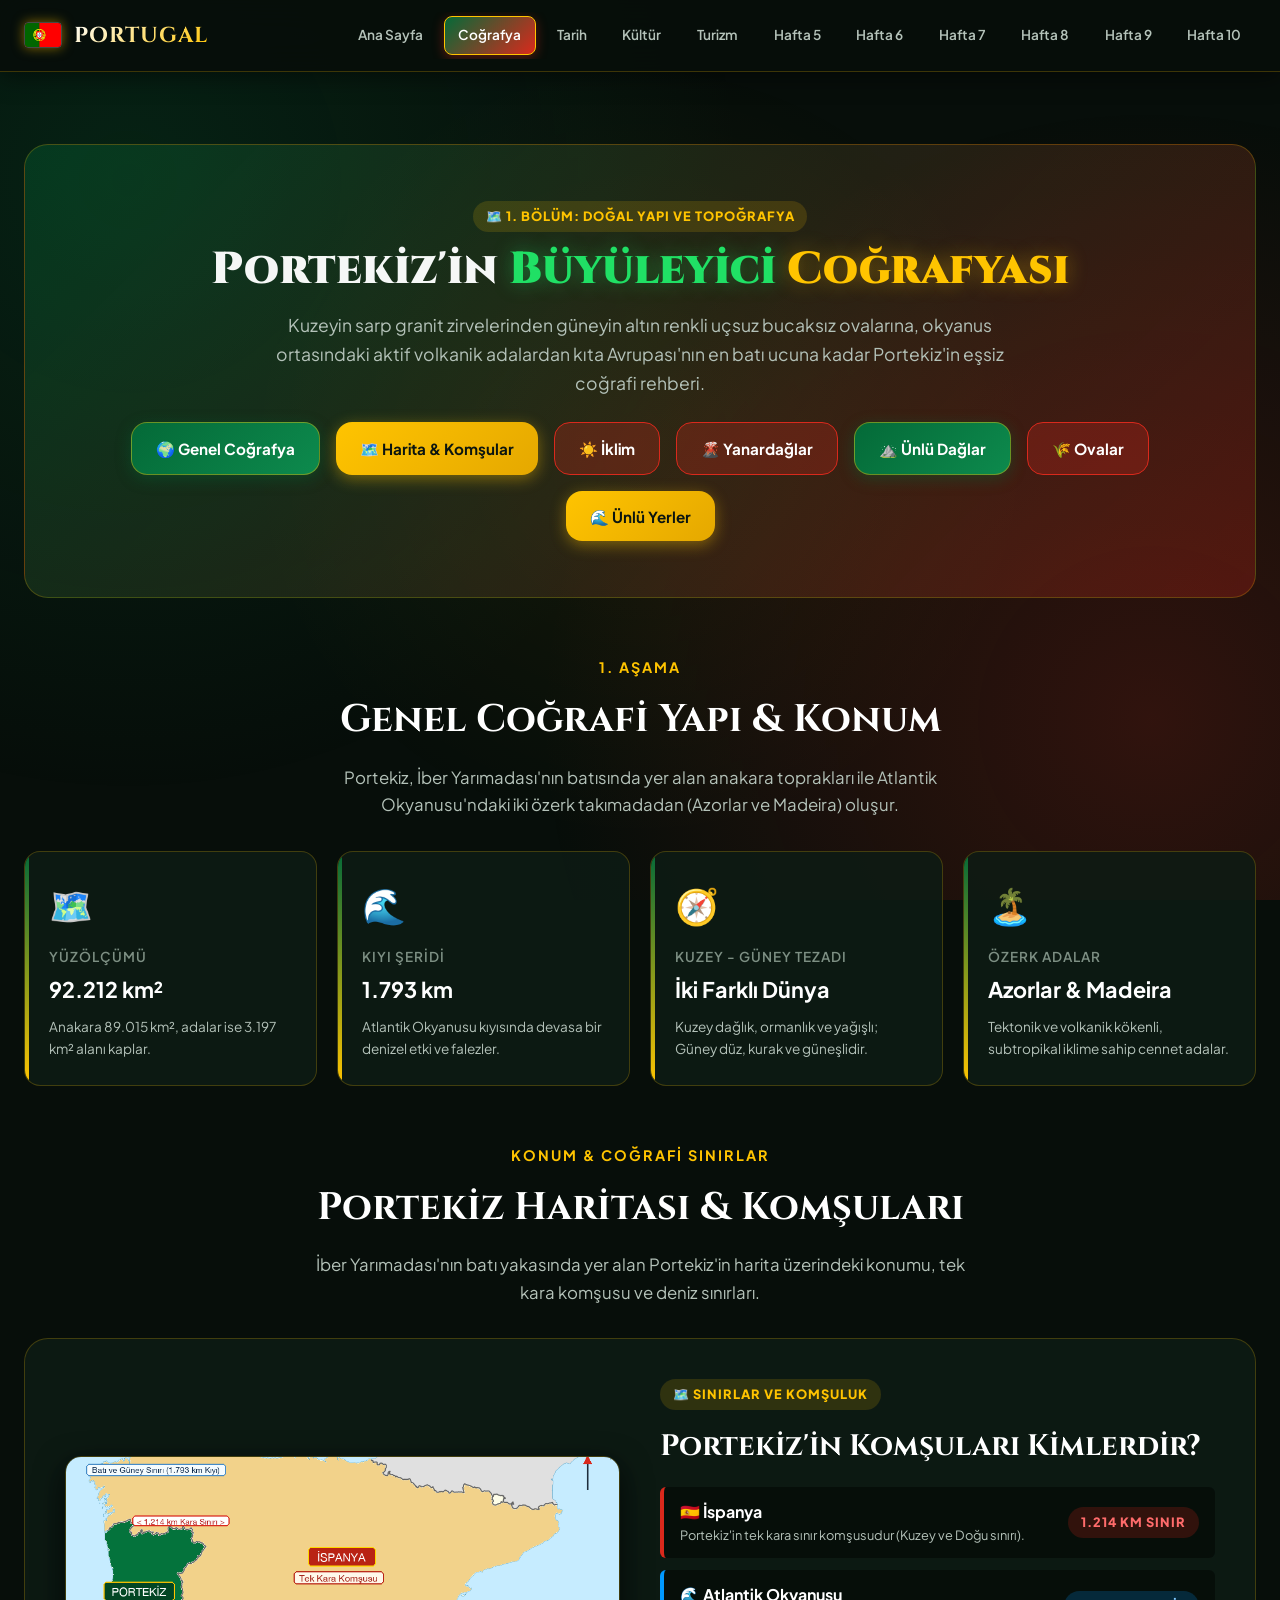
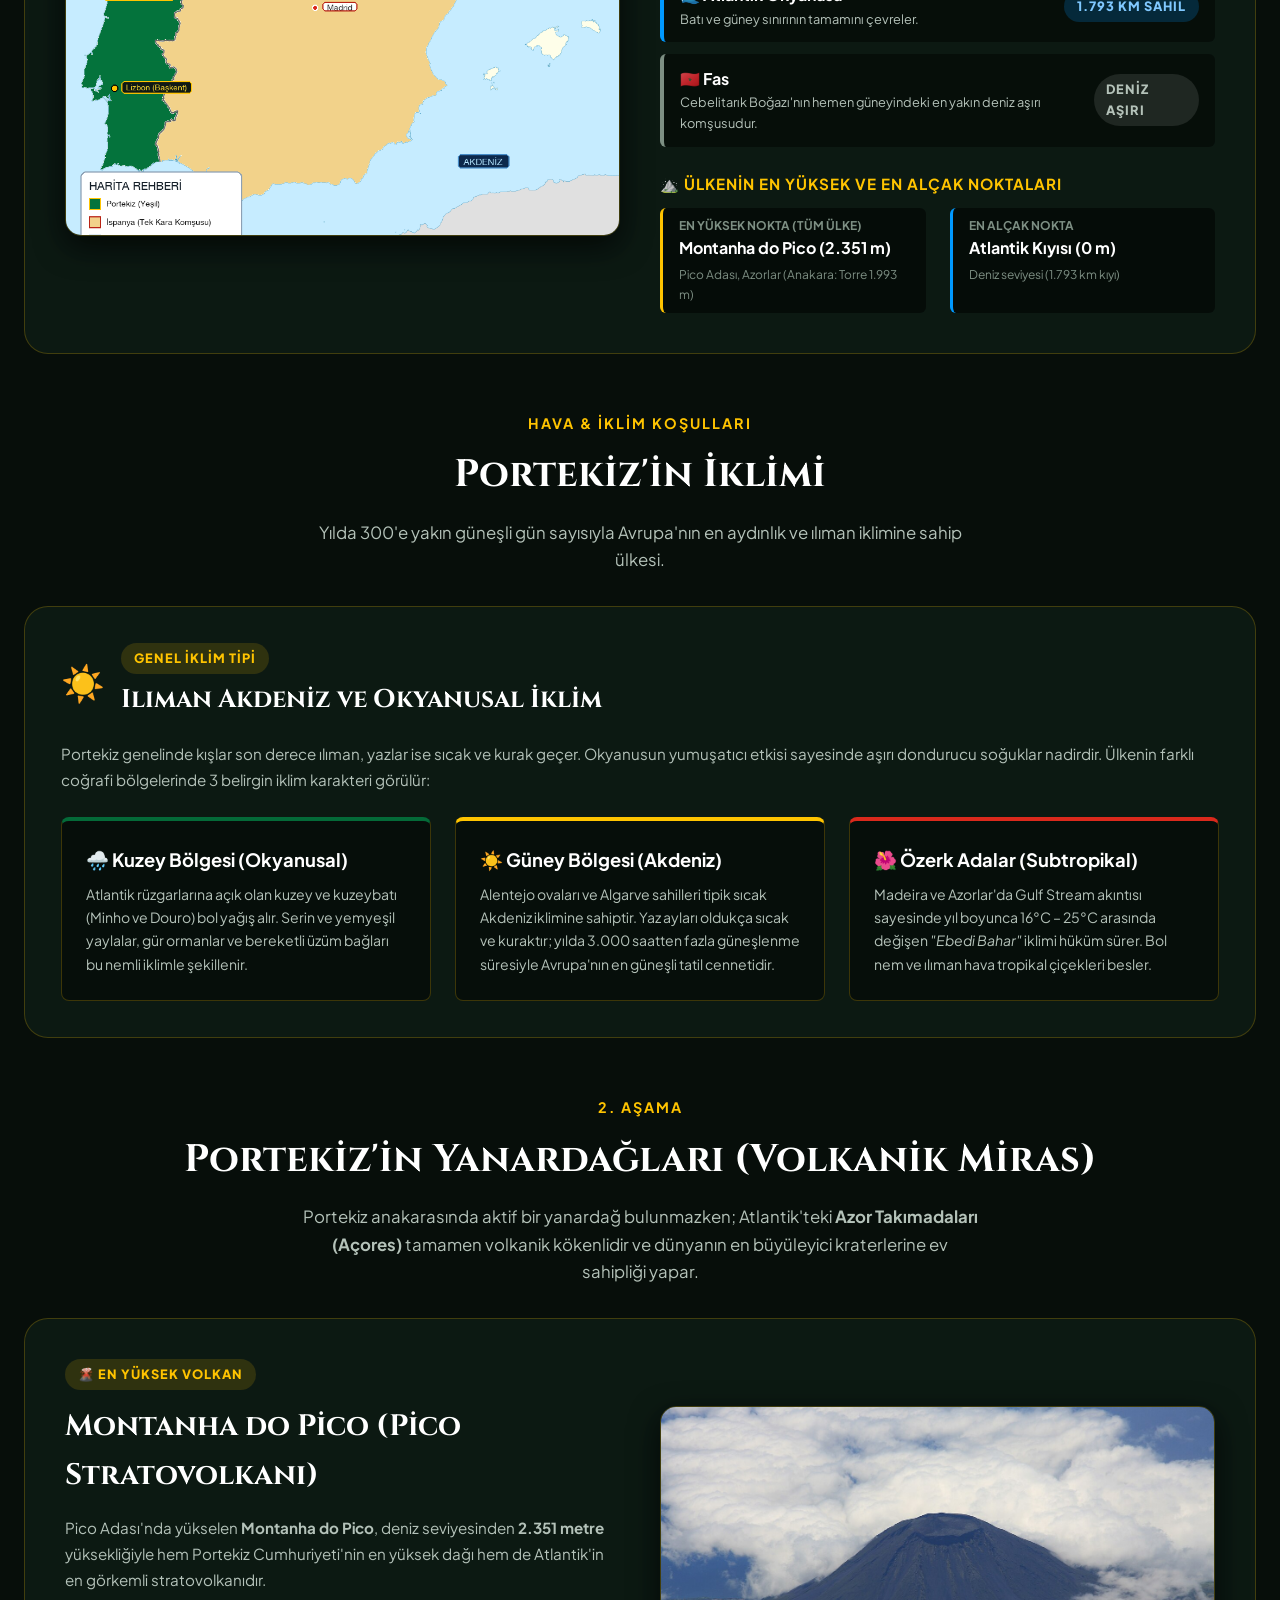
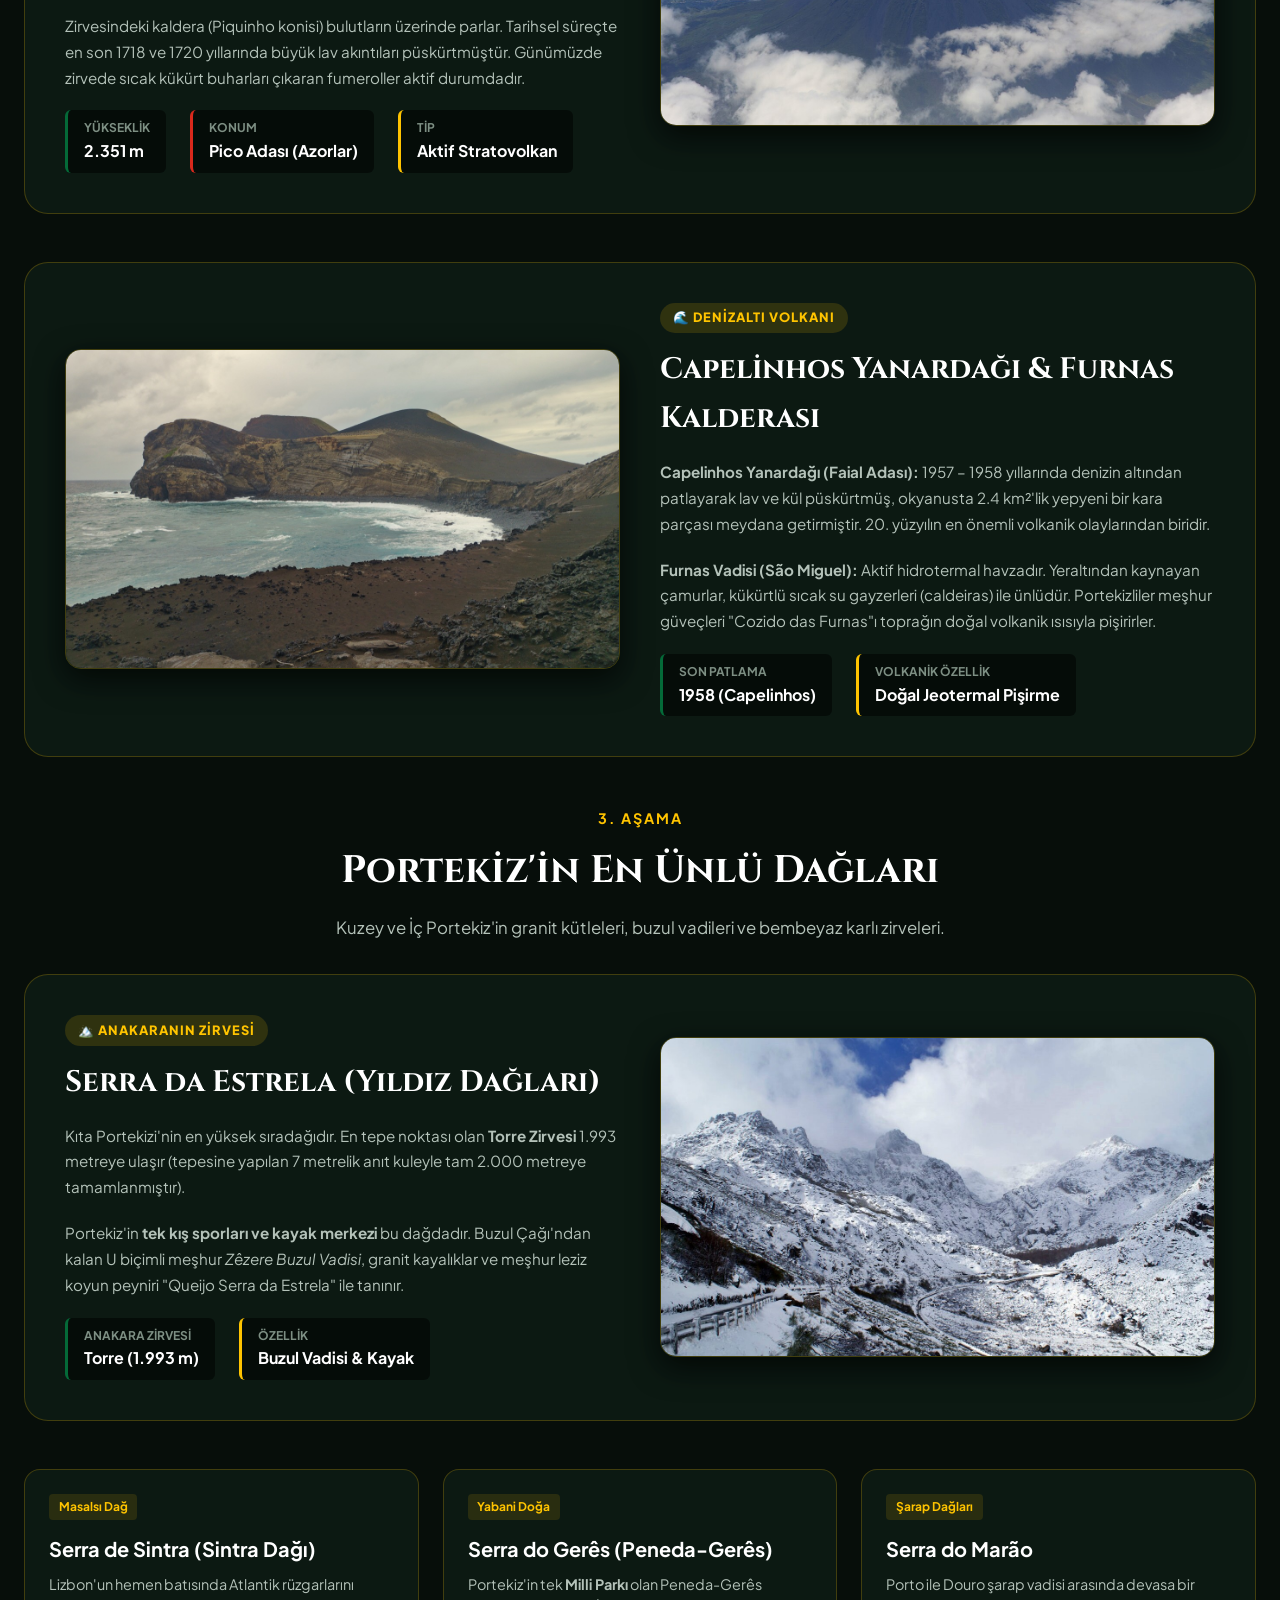
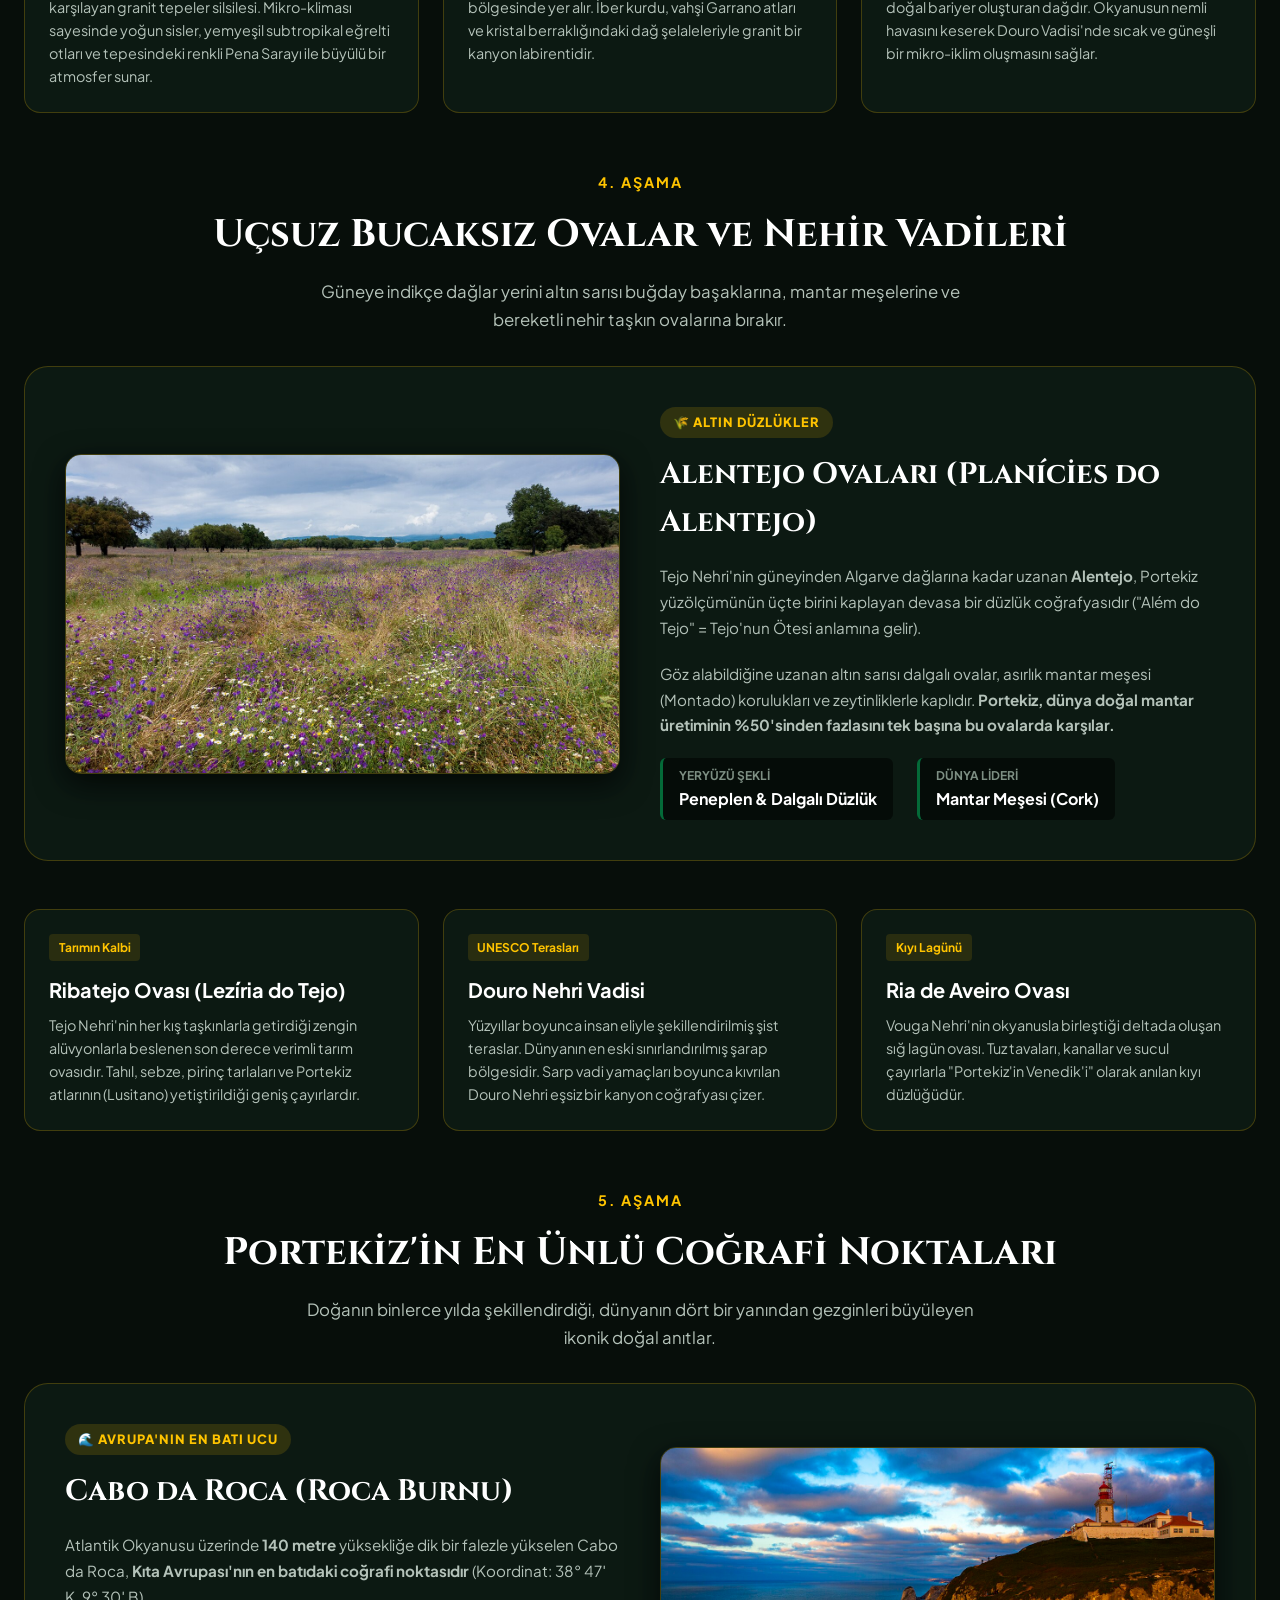
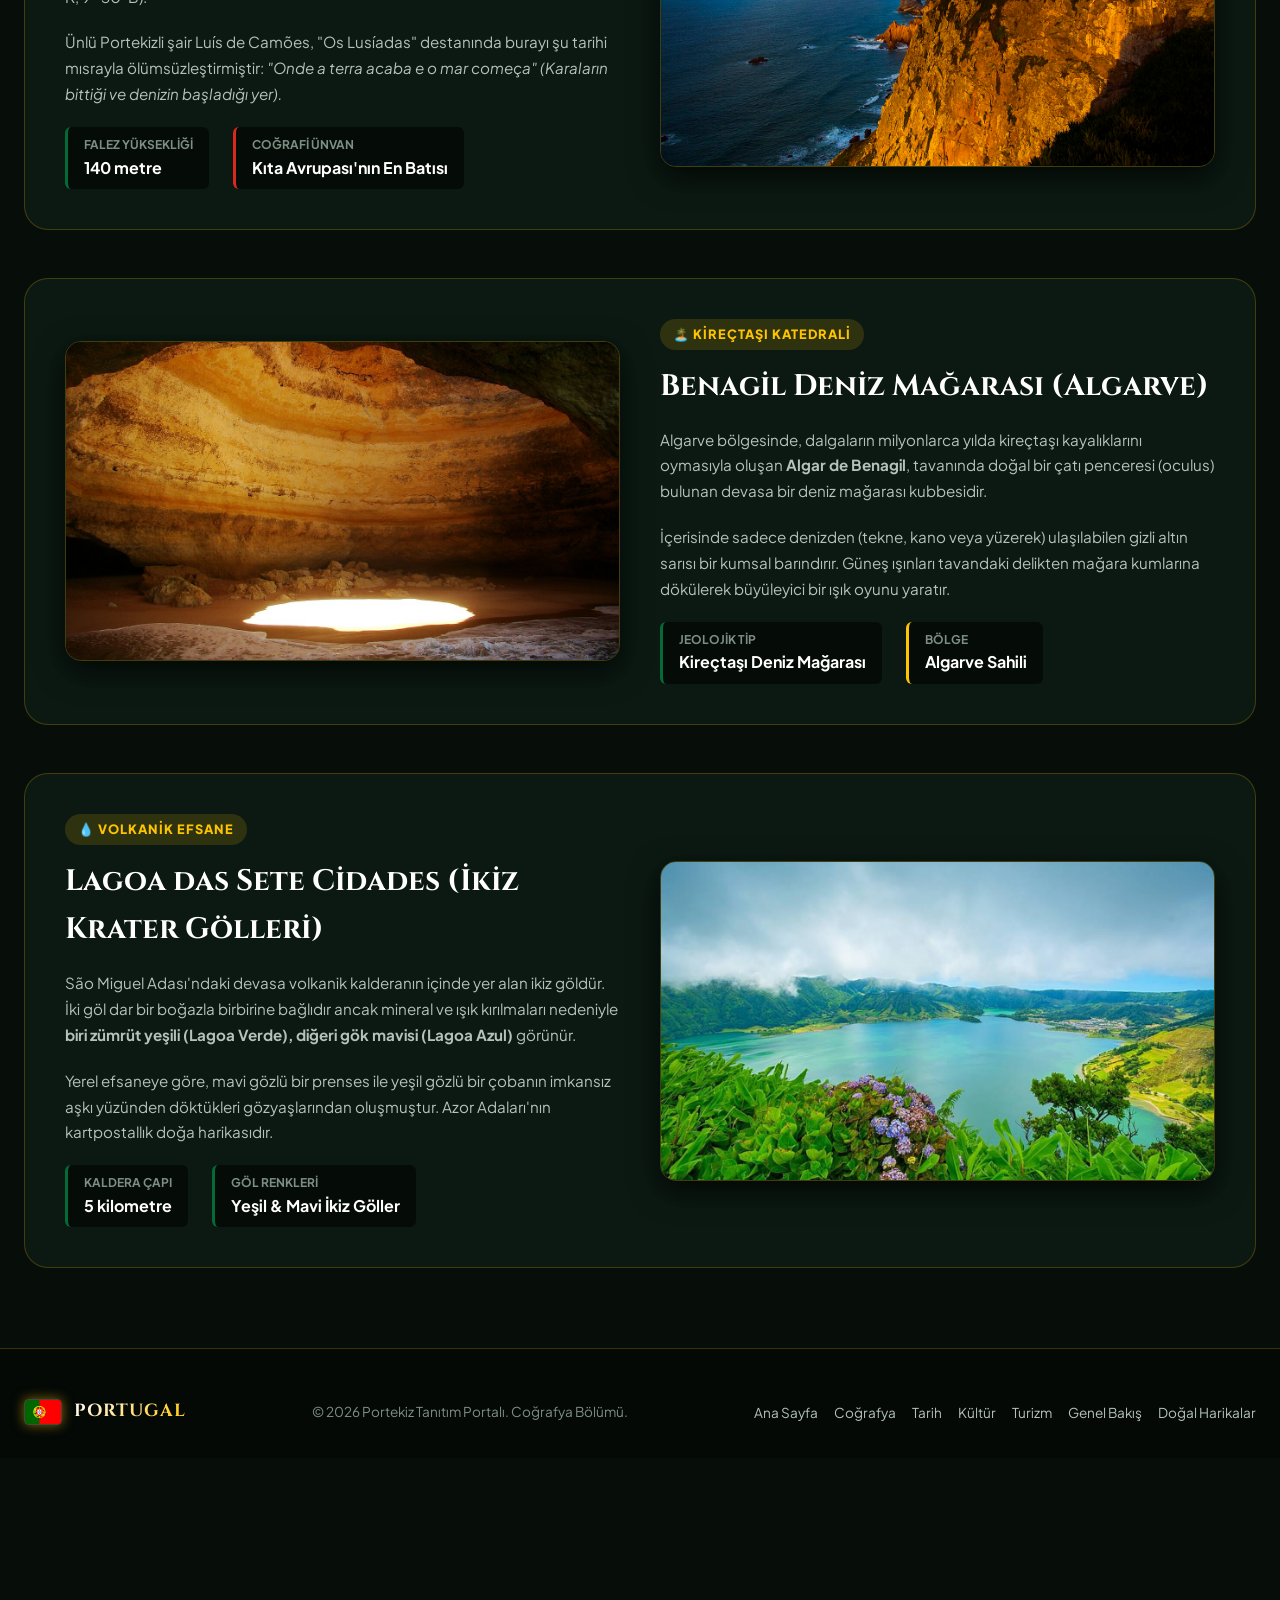
<file: hafta-1.html>
<!DOCTYPE html>
<html lang="tr">
<head>
  <meta charset="UTF-8">
  <meta http-equiv="refresh" content="0; url=cografya.html">
  <title>Yönlendiriliyor: Coğrafya</title>
</head>
<body>
  <p>Coğrafya sayfasına yönlendiriliyorsunuz... <a href="cografya.html">Tıklayınız</a></p>
</body>
</html>
</file>
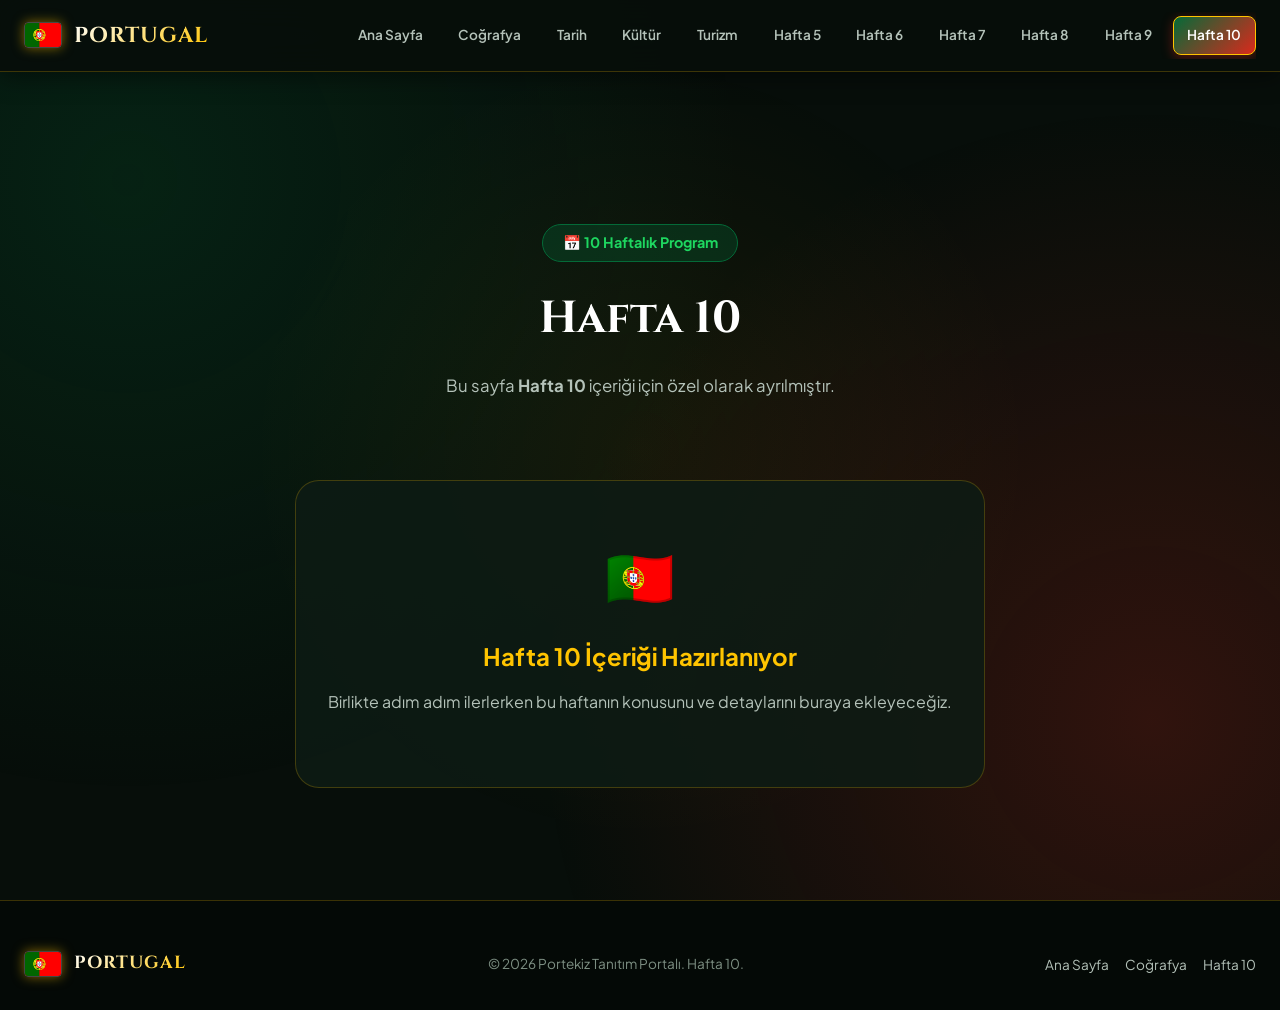
<file: hafta-10.html>
<!DOCTYPE html>
<html lang="tr">
<head>
  <meta charset="UTF-8">
  <meta name="viewport" content="width=device-width, initial-scale=1.0">
  <title>Portekiz | Hafta 10</title>
  
  <!-- Favicon: Portekiz Bayrağı -->
  <link rel="icon" type="image/svg+xml" href="assets/images/flag-of-portugal.svg">
  
  <!-- CSS Dosyası -->
  <link rel="stylesheet" href="css/style.css">
</head>
<body>

  <!-- ÜST MENÜ (HEADER & NAVBAR) -->
  <header class="main-header">
    <div class="nav-container">
      <a href="index.html" class="logo-area" title="Portekiz Ana Sayfa">
        <img src="assets/images/flag-of-portugal.svg" alt="Portekiz Bayrağı" class="logo-flag-icon">
        <span class="logo-text">PORTUGAL</span>
      </a>

      <!-- 10 Hafta Menüsü -->
      <nav class="nav-menu-wrapper">
        <ul class="nav-menu">
          <li class="nav-item"><a href="index.html">Ana Sayfa</a></li>
          <li class="nav-item"><a href="cografya.html">Coğrafya</a></li>
          <li class="nav-item"><a href="tarih.html">Tarih</a></li>
          <li class="nav-item"><a href="kultur.html">Kültür</a></li>
          <li class="nav-item"><a href="turizm.html">Turizm</a></li>
          <li class="nav-item"><a href="hafta-5.html">Hafta 5</a></li>
          <li class="nav-item"><a href="hafta-6.html">Hafta 6</a></li>
          <li class="nav-item"><a href="hafta-7.html">Hafta 7</a></li>
          <li class="nav-item"><a href="hafta-8.html">Hafta 8</a></li>
          <li class="nav-item"><a href="hafta-9.html">Hafta 9</a></li>
          <li class="nav-item active"><a href="hafta-10.html">Hafta 10</a></li>
        </ul>
      </nav>
    </div>
  </header>

  <!-- HAFTA İÇERİK ALANI -->
  <main class="section" style="min-height: 65vh; display: flex; flex-direction: column; justify-content: center; align-items: center;">
    <div class="week-page-hero">
      <span class="week-badge">📅 10 Haftalık Program</span>
      <h1 class="week-page-title">Hafta 10</h1>
      <p class="section-desc">
        Bu sayfa <strong>Hafta 10</strong> içeriği için özel olarak ayrılmıştır.
      </p>
    </div>

    <div class="week-placeholder-card">
      <div class="week-placeholder-icon">🇵🇹</div>
      <h3>Hafta 10 İçeriği Hazırlanıyor</h3>
      <p>
        Birlikte adım adım ilerlerken bu haftanın konusunu ve detaylarını buraya ekleyeceğiz.
      </p>
      
    </div>
  </main>

  <!-- ALT BİLGİ (FOOTER) -->
  <footer class="main-footer">
    <div class="footer-content">
      <div class="footer-brand">
        <img src="assets/images/flag-of-portugal.svg" alt="Portekiz Bayrağı" class="logo-flag-icon">
        <span class="logo-text" style="font-size: 1.1rem;">PORTUGAL</span>
      </div>
      <p class="footer-text">
        © 2026 Portekiz Tanıtım Portalı. Hafta 10.
      </p>
      <ul class="footer-quick-links">
        <li><a href="index.html">Ana Sayfa</a></li>
        <li><a href="cografya.html">Coğrafya</a></li>
        <li><a href="hafta-10.html">Hafta 10</a></li>
      </ul>
    </div>
  </footer>

  <script src="js/main.js"></script>
</body>
</html>
</file>
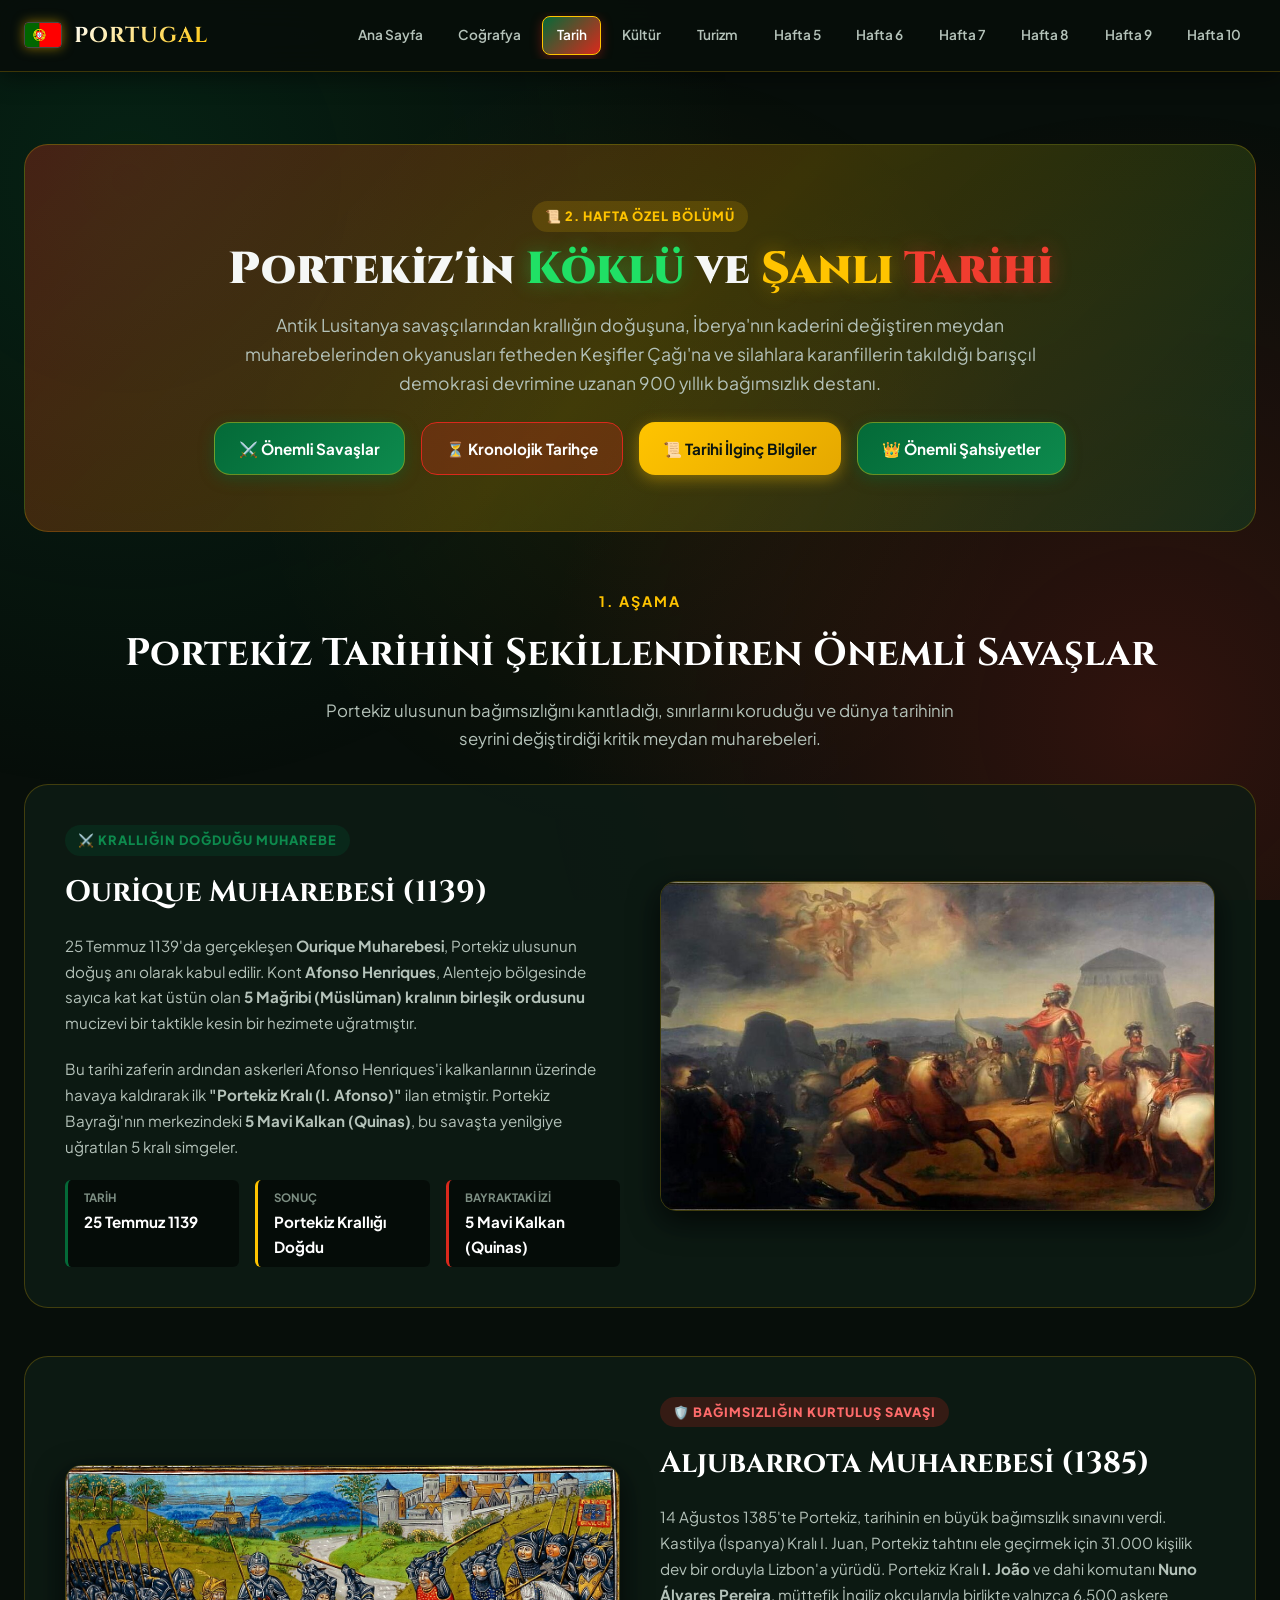
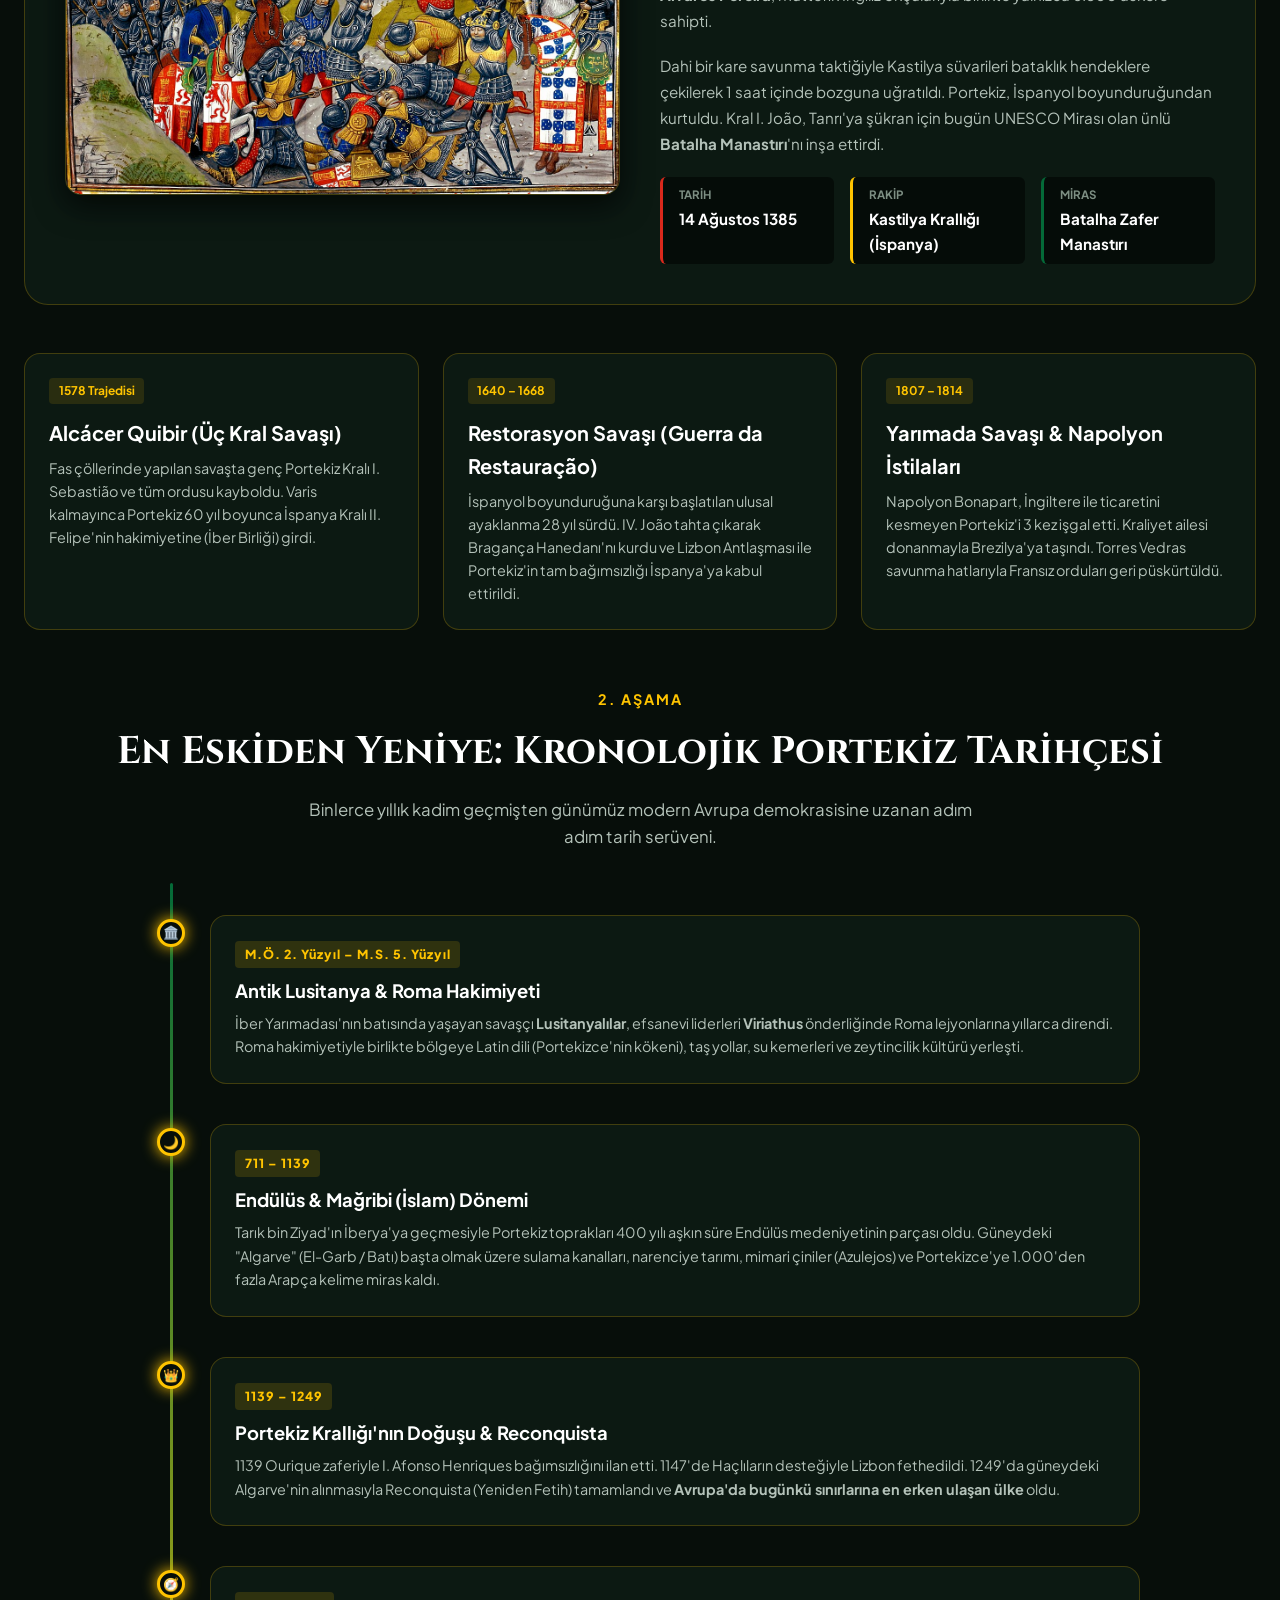
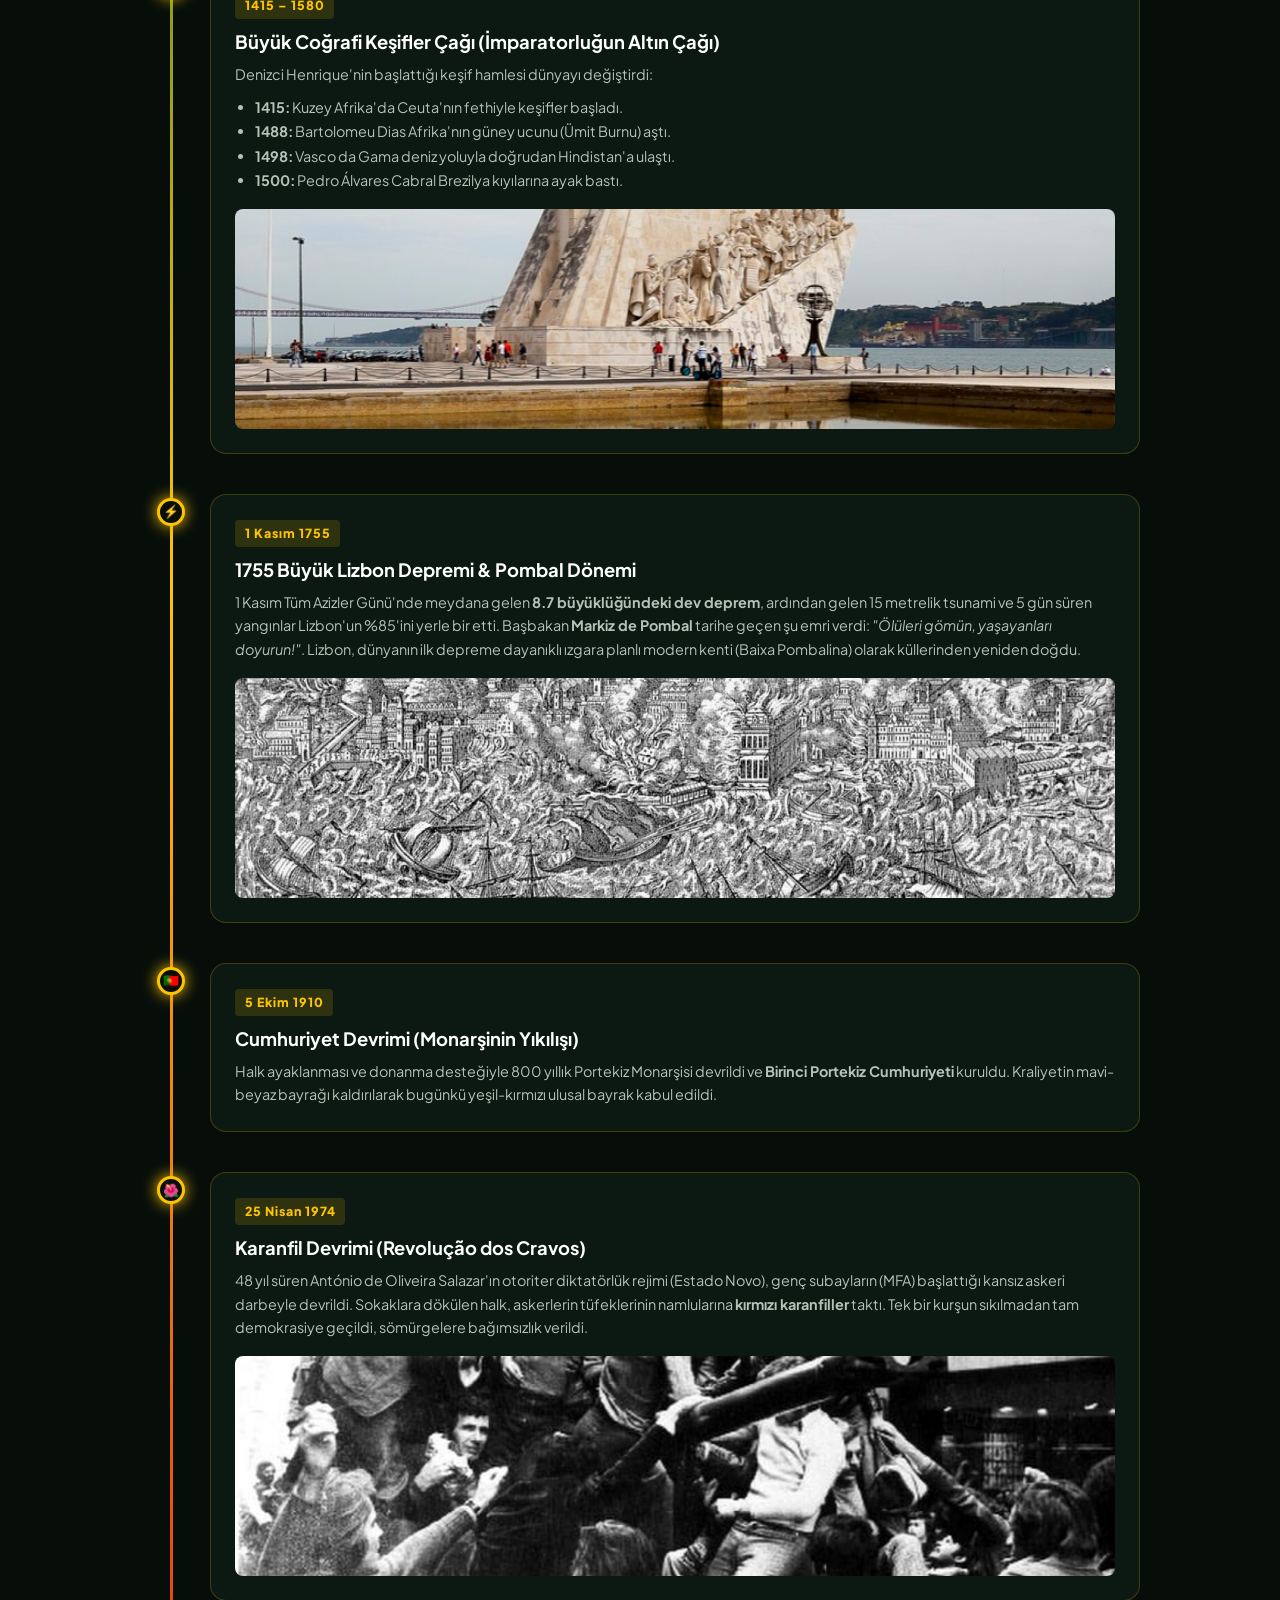
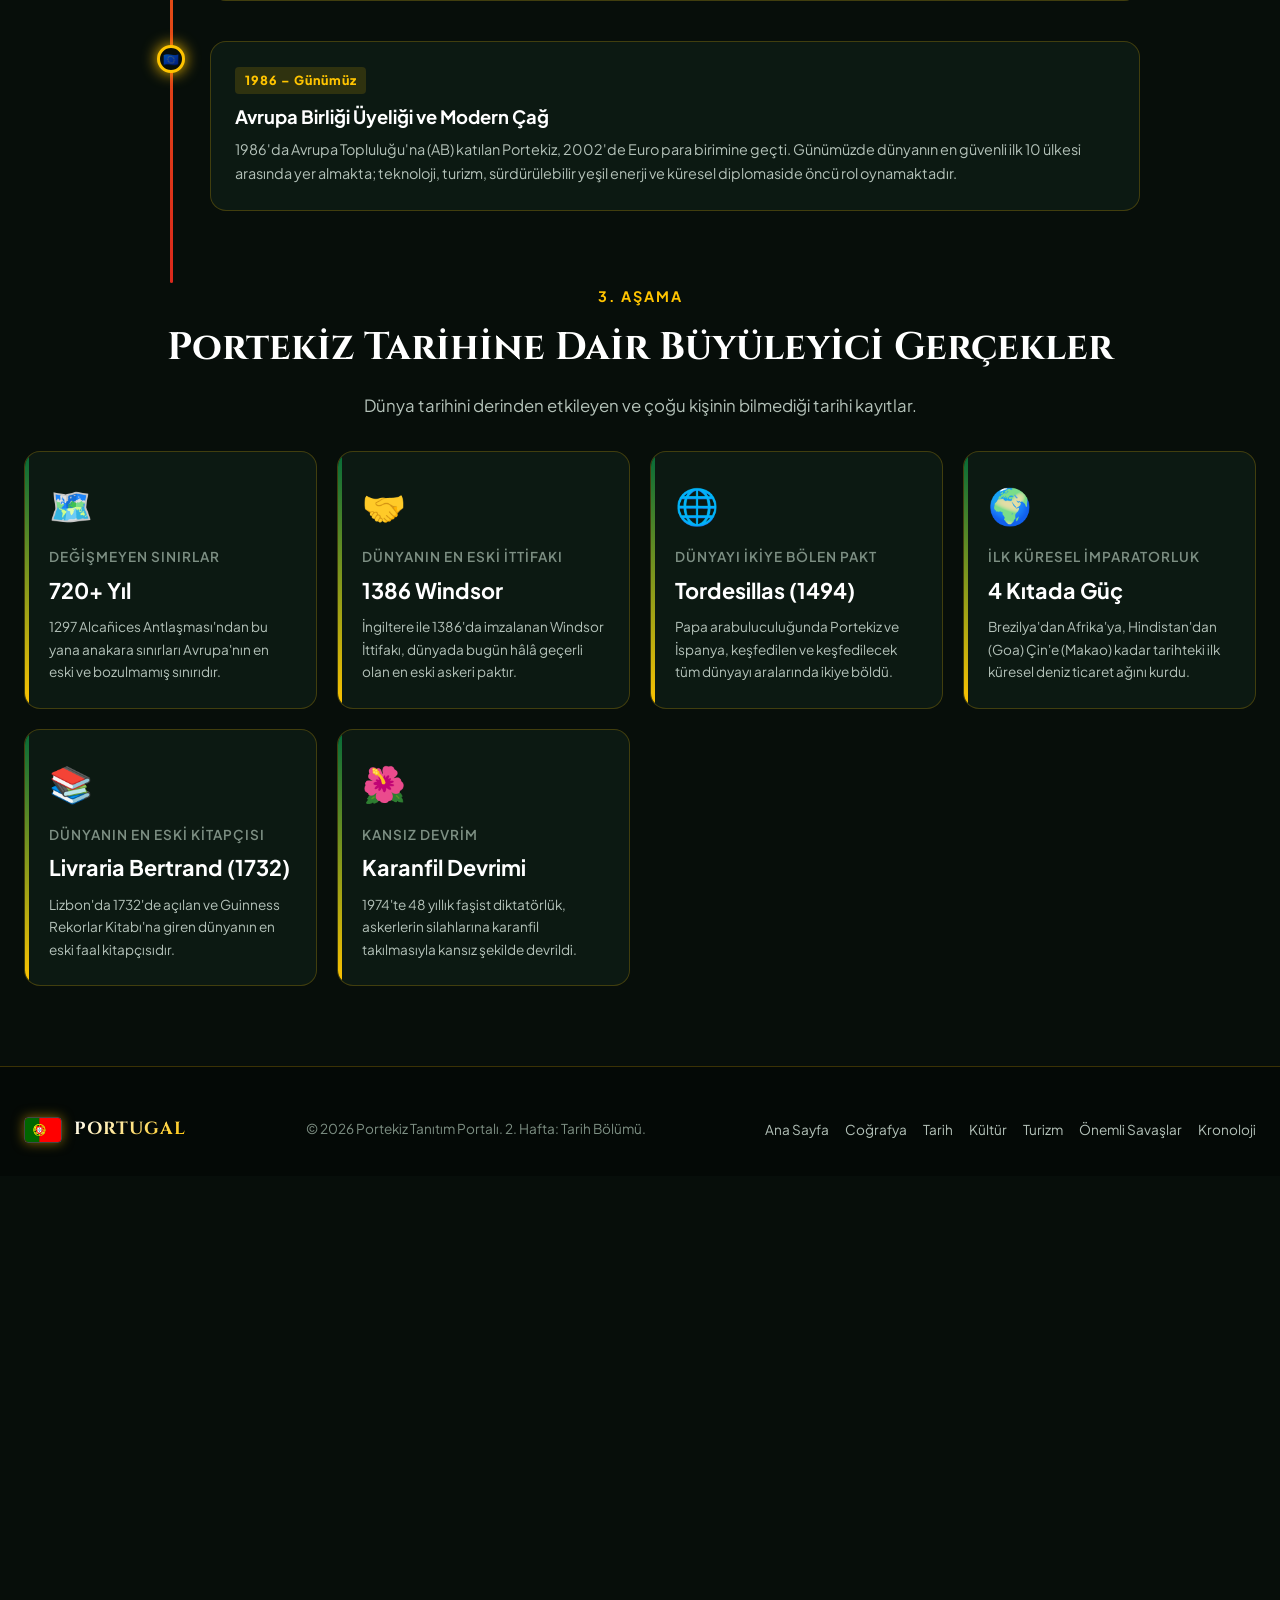
<file: hafta-2.html>
<!DOCTYPE html>
<html lang="tr">
<head>
  <meta charset="UTF-8">
  <meta http-equiv="refresh" content="0; url=tarih.html">
  <title>Yönlendiriliyor: Tarih</title>
</head>
<body>
  <p>Tarih sayfasına yönlendiriliyorsunuz... <a href="tarih.html">Tıklayınız</a></p>
</body>
</html>
</file>
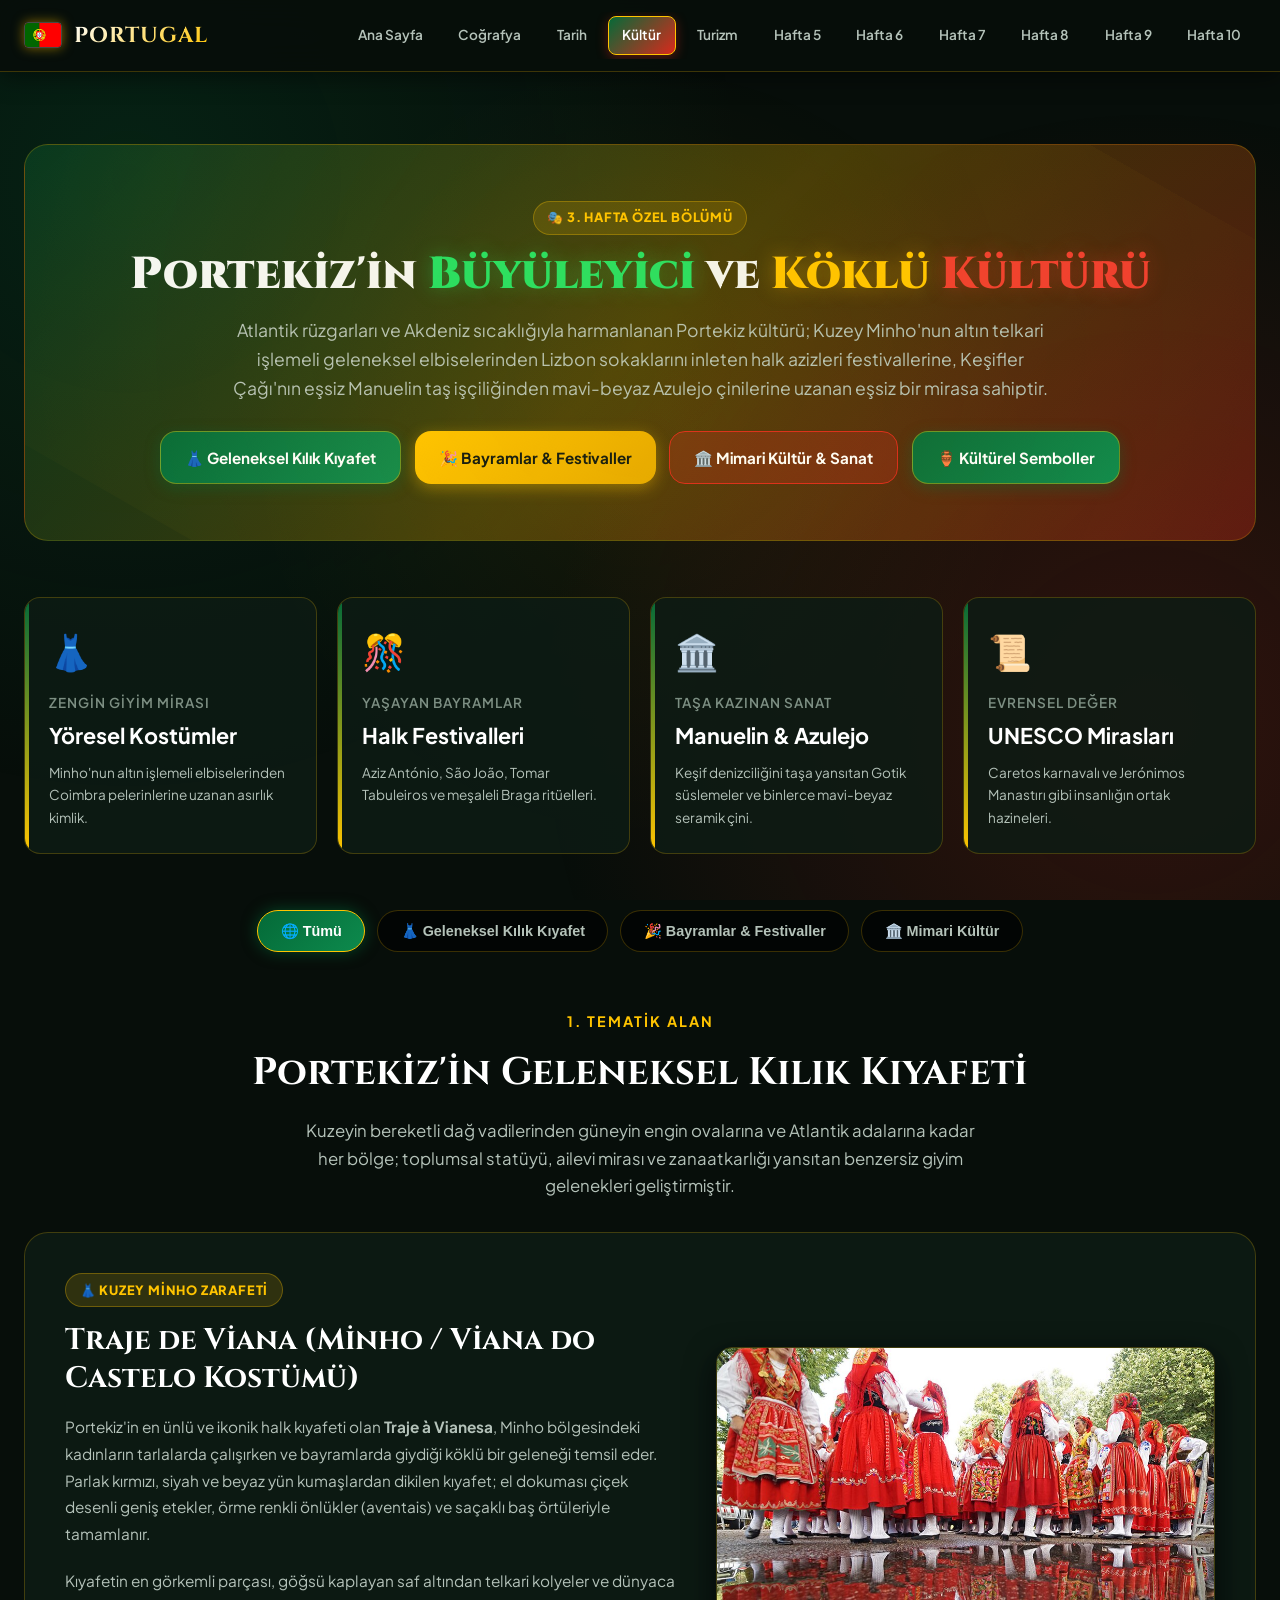
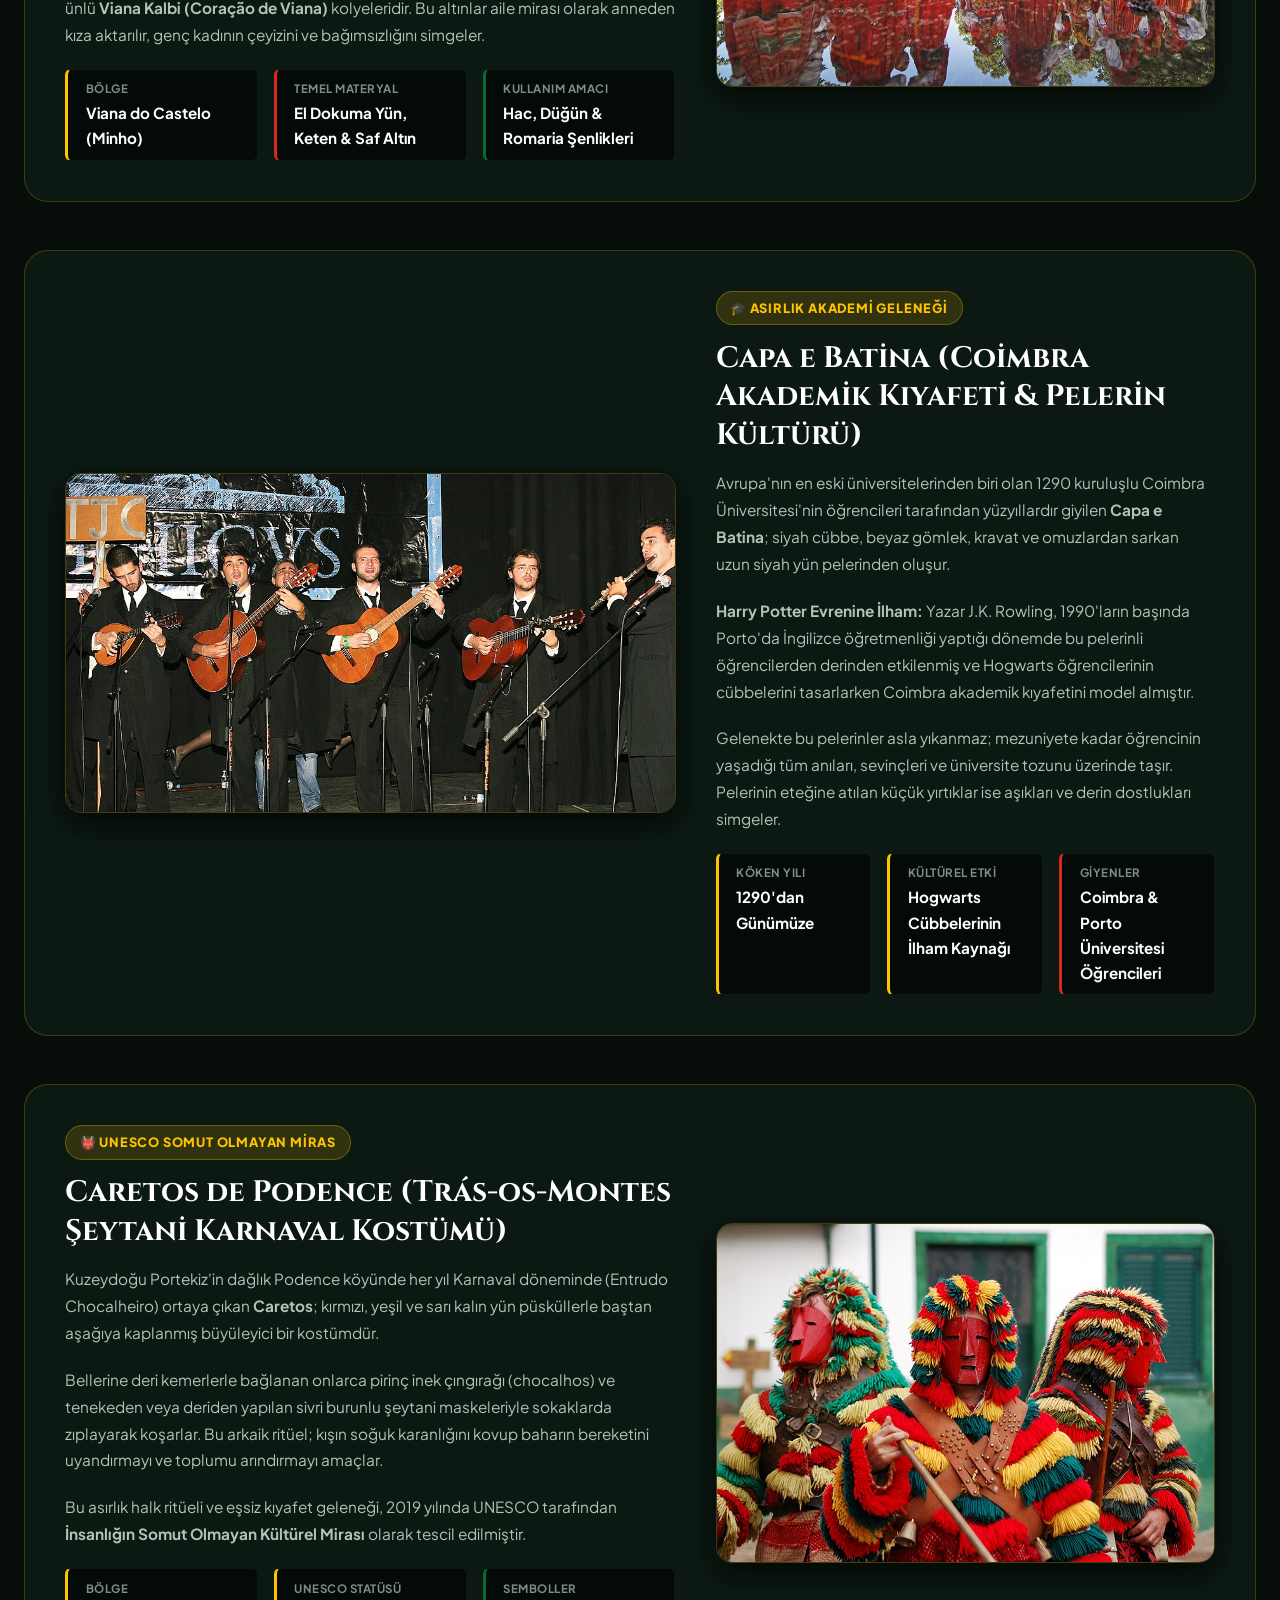
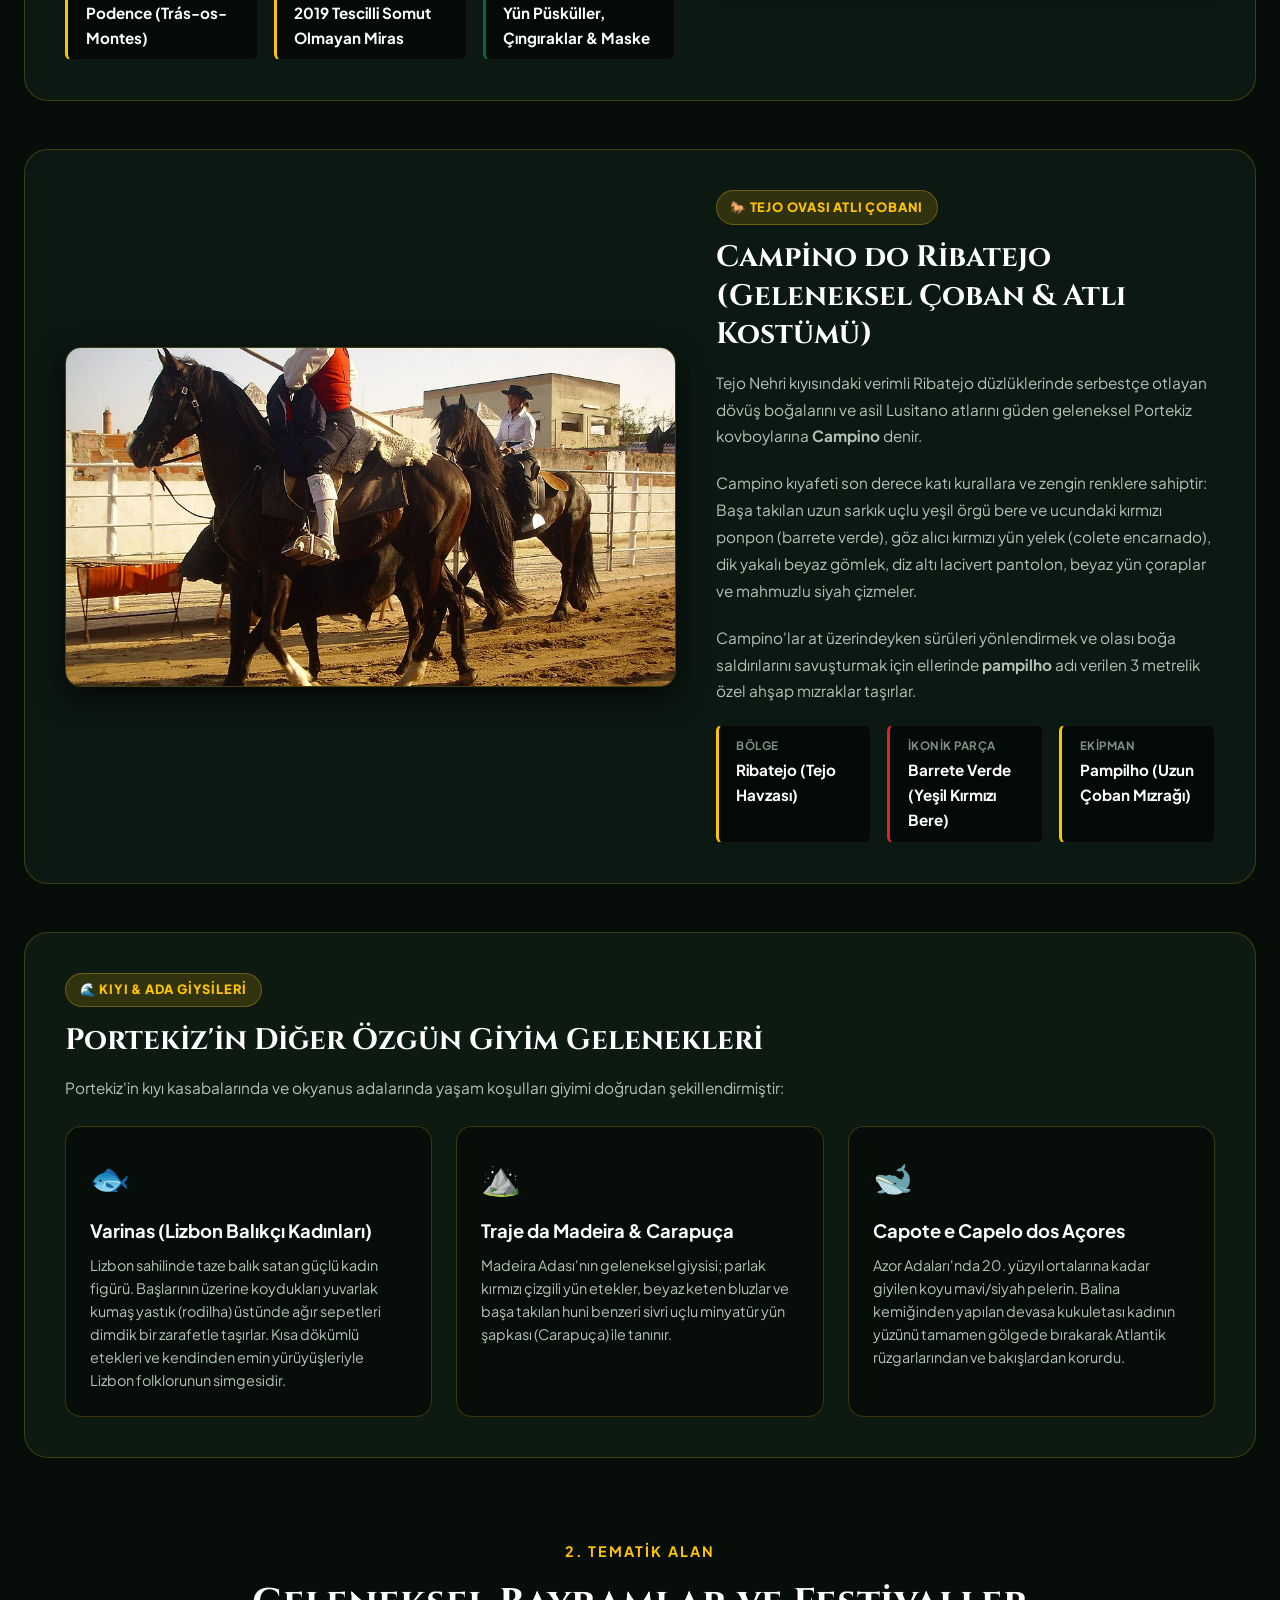
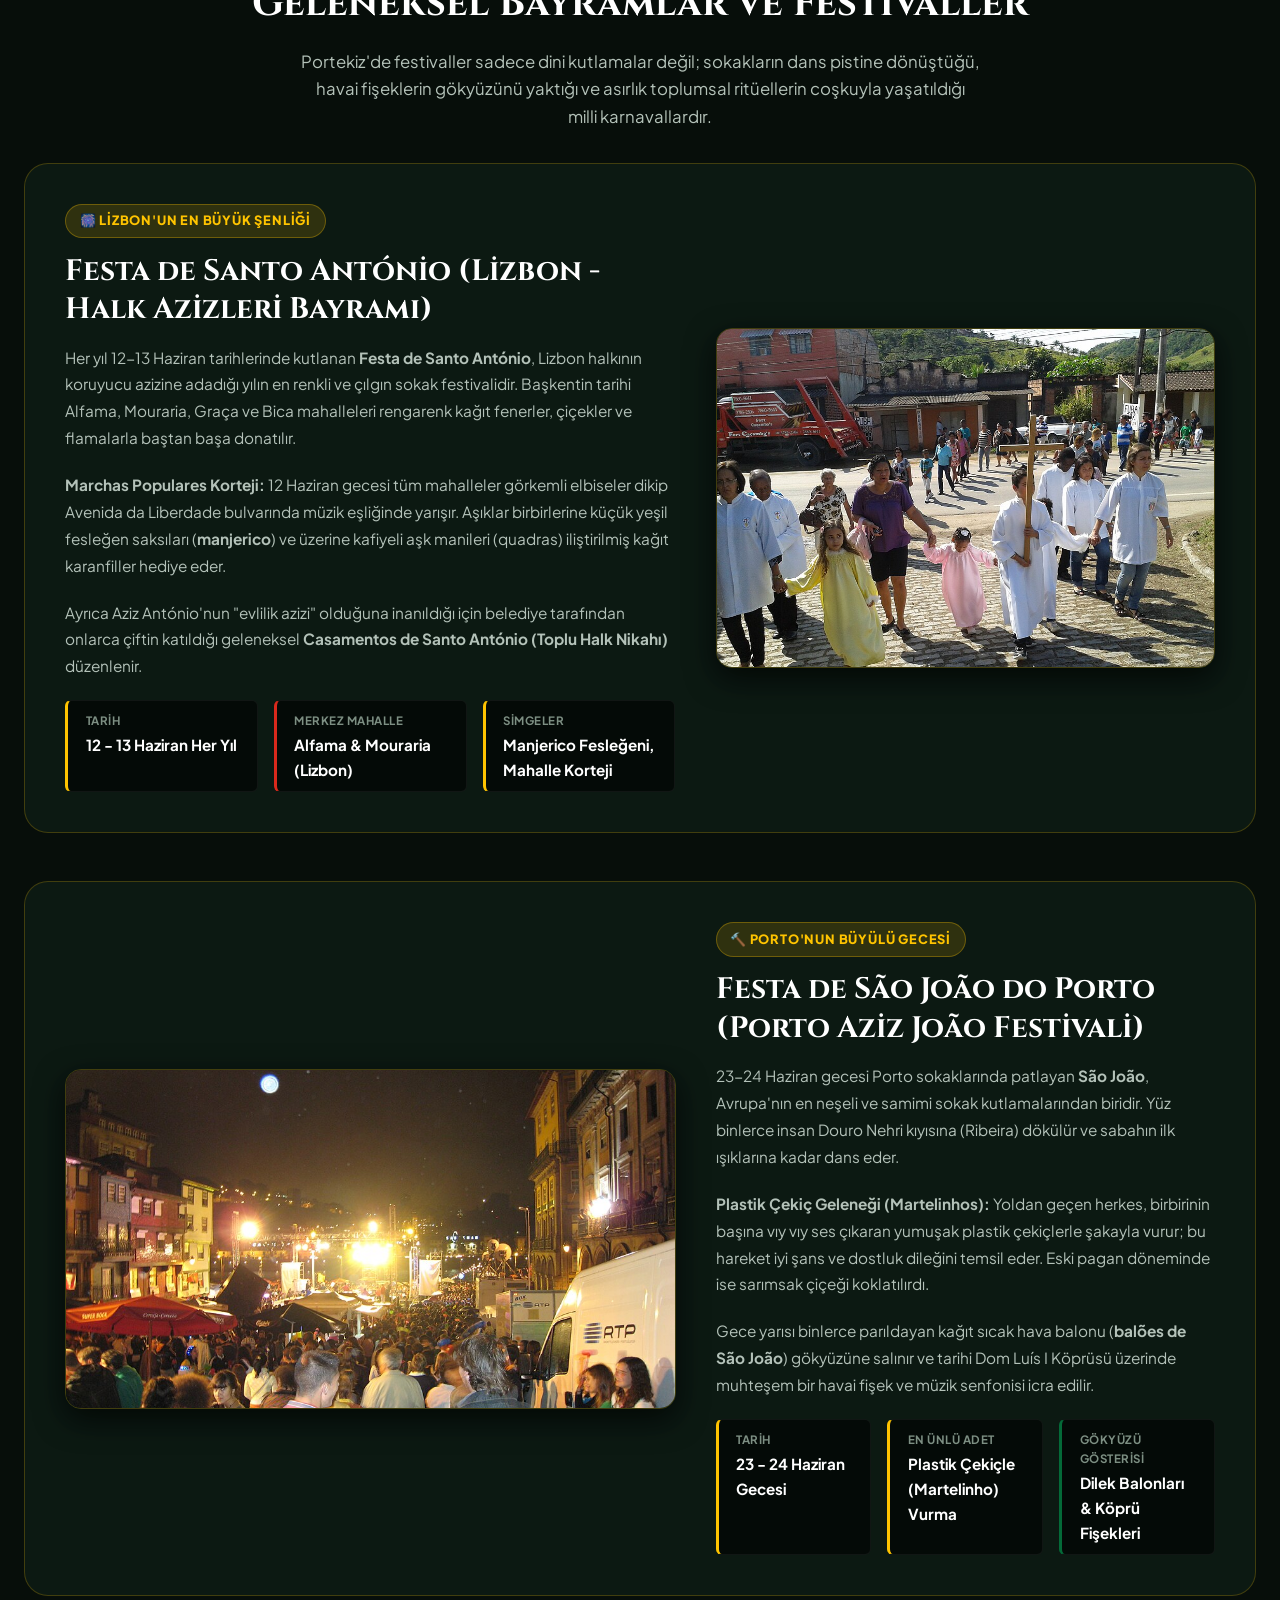
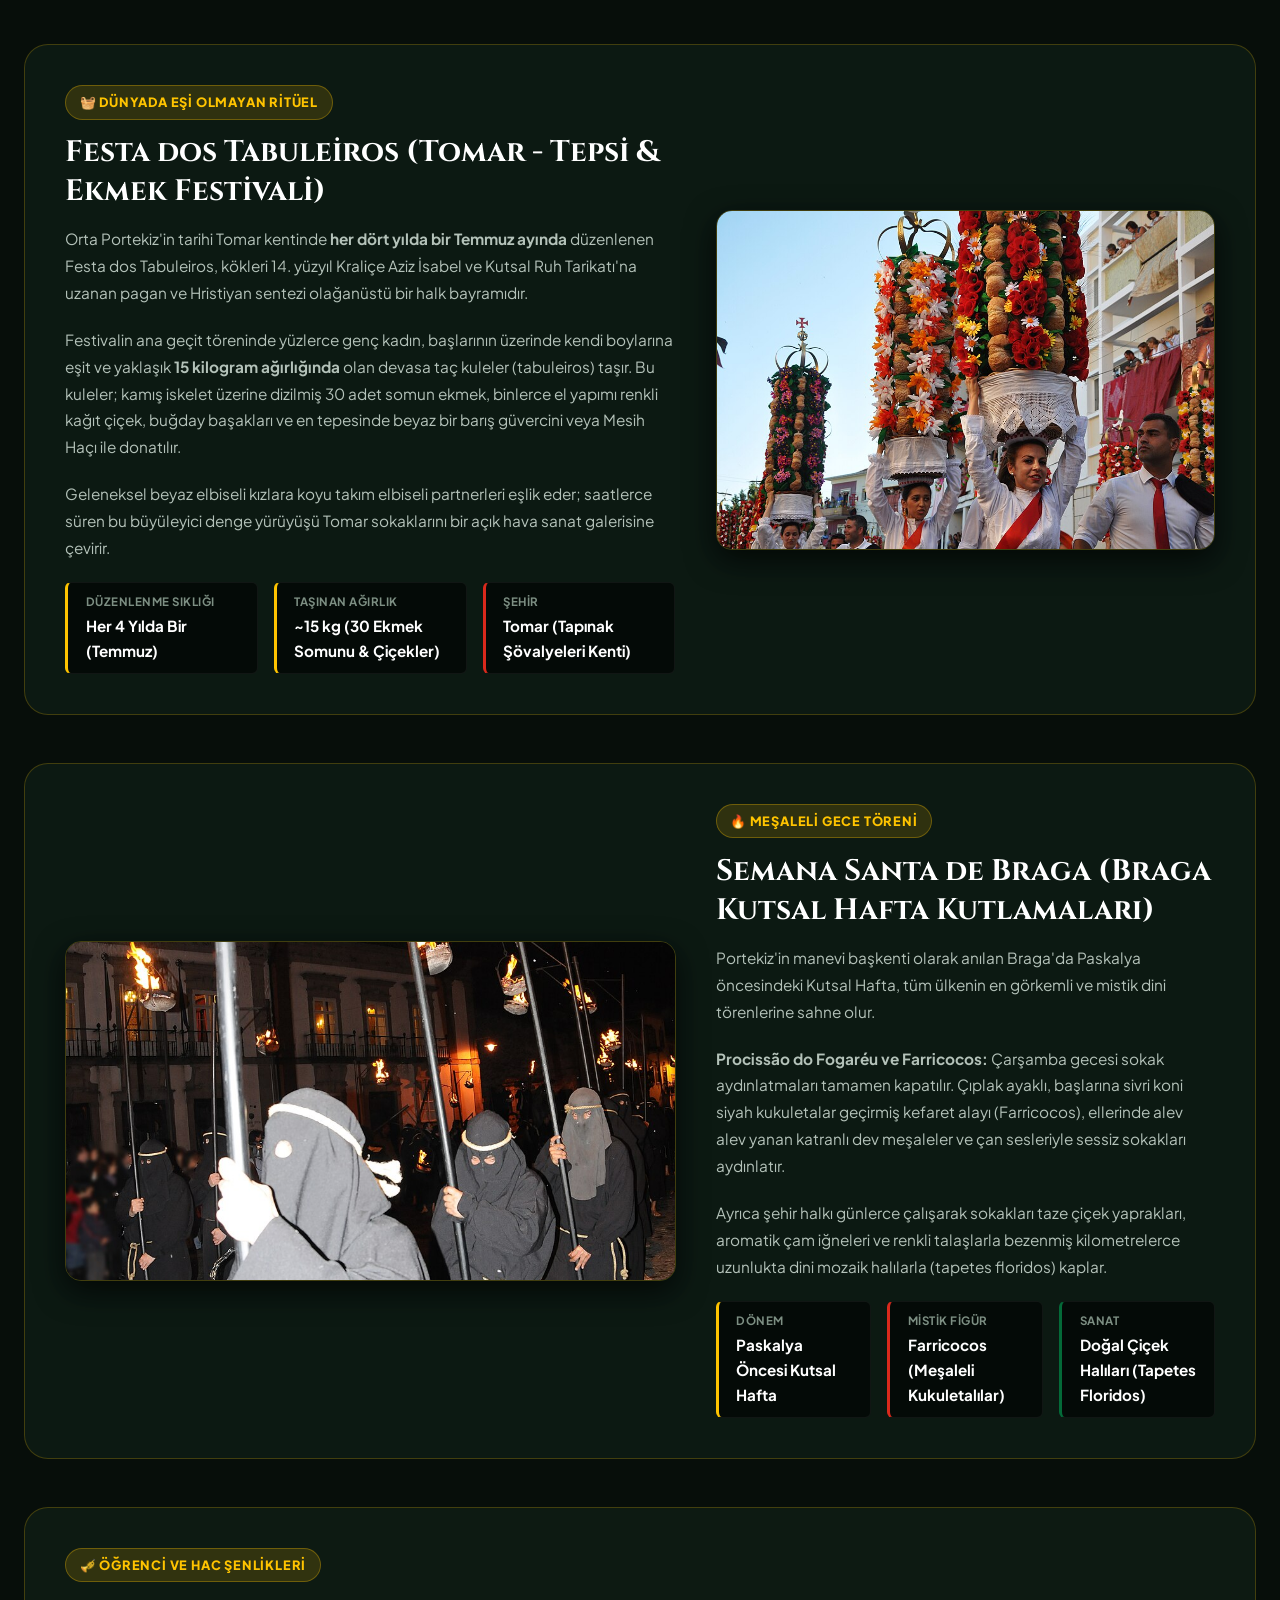
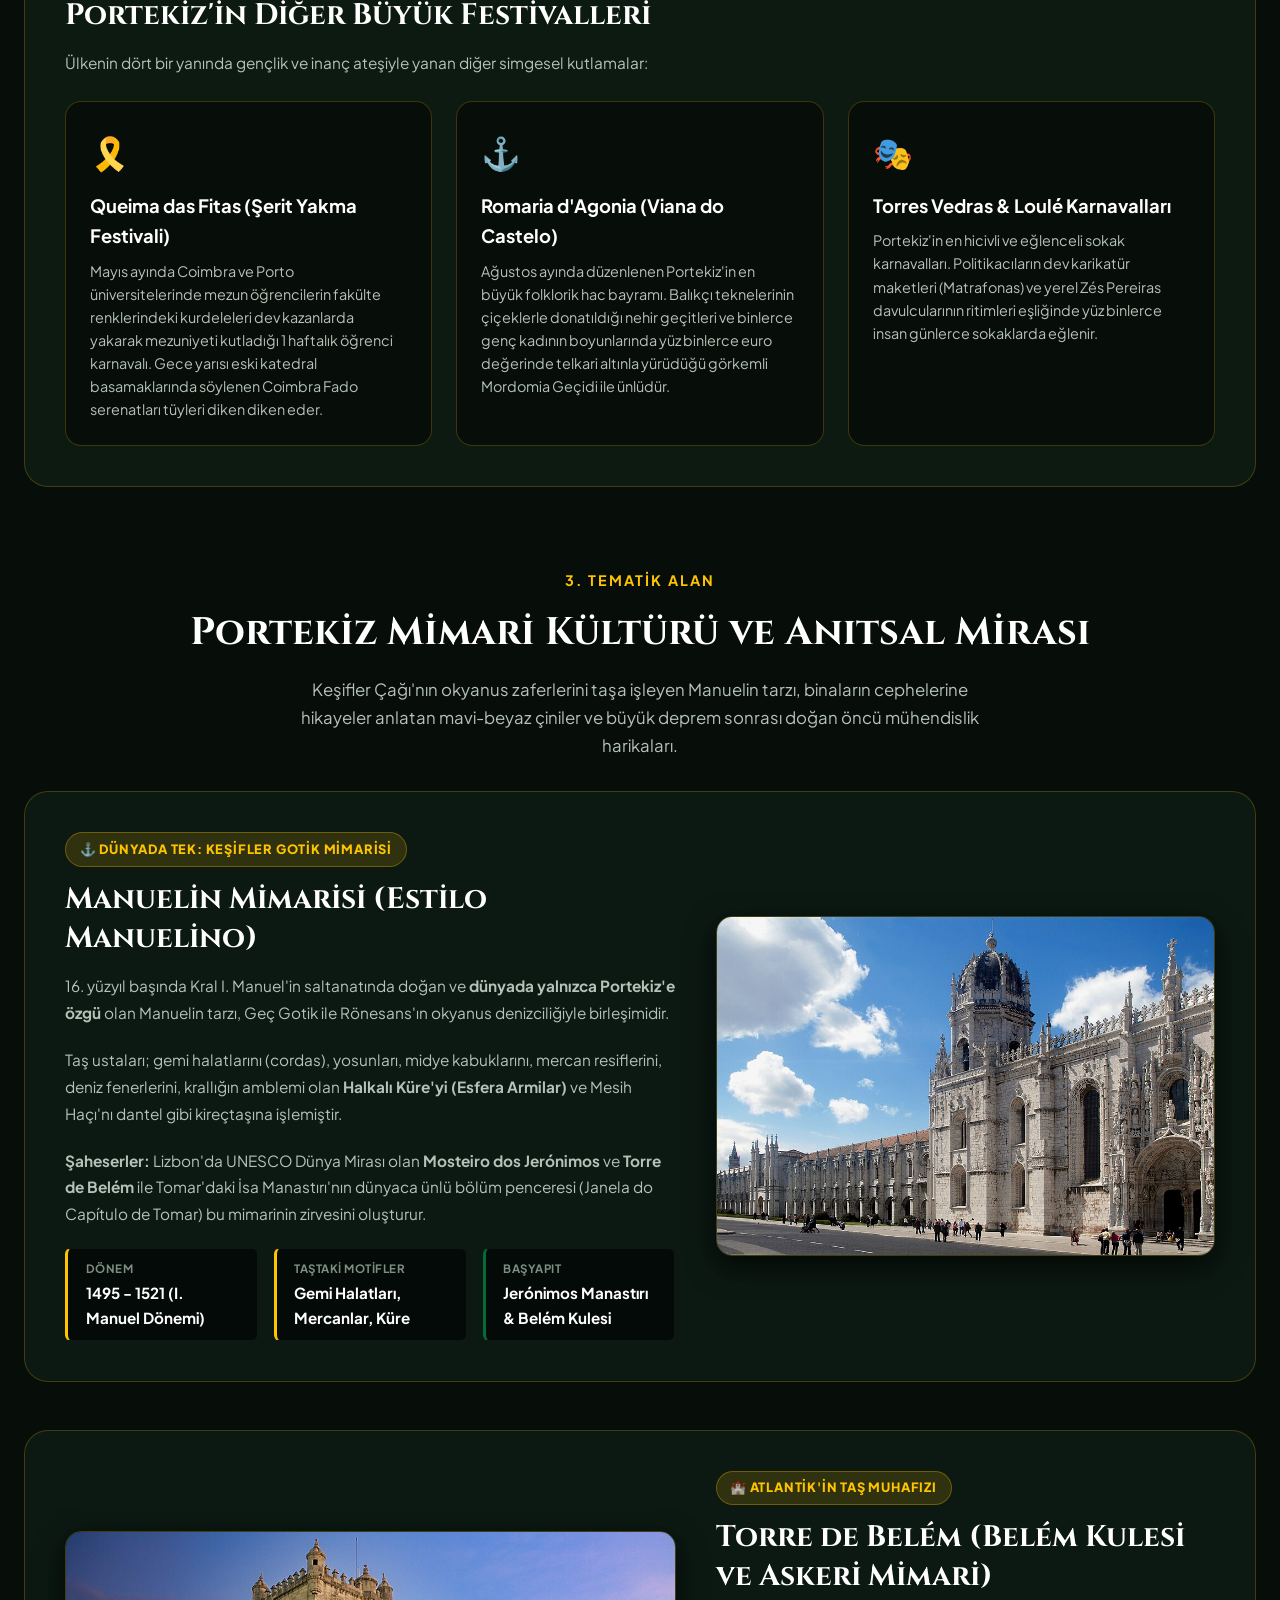
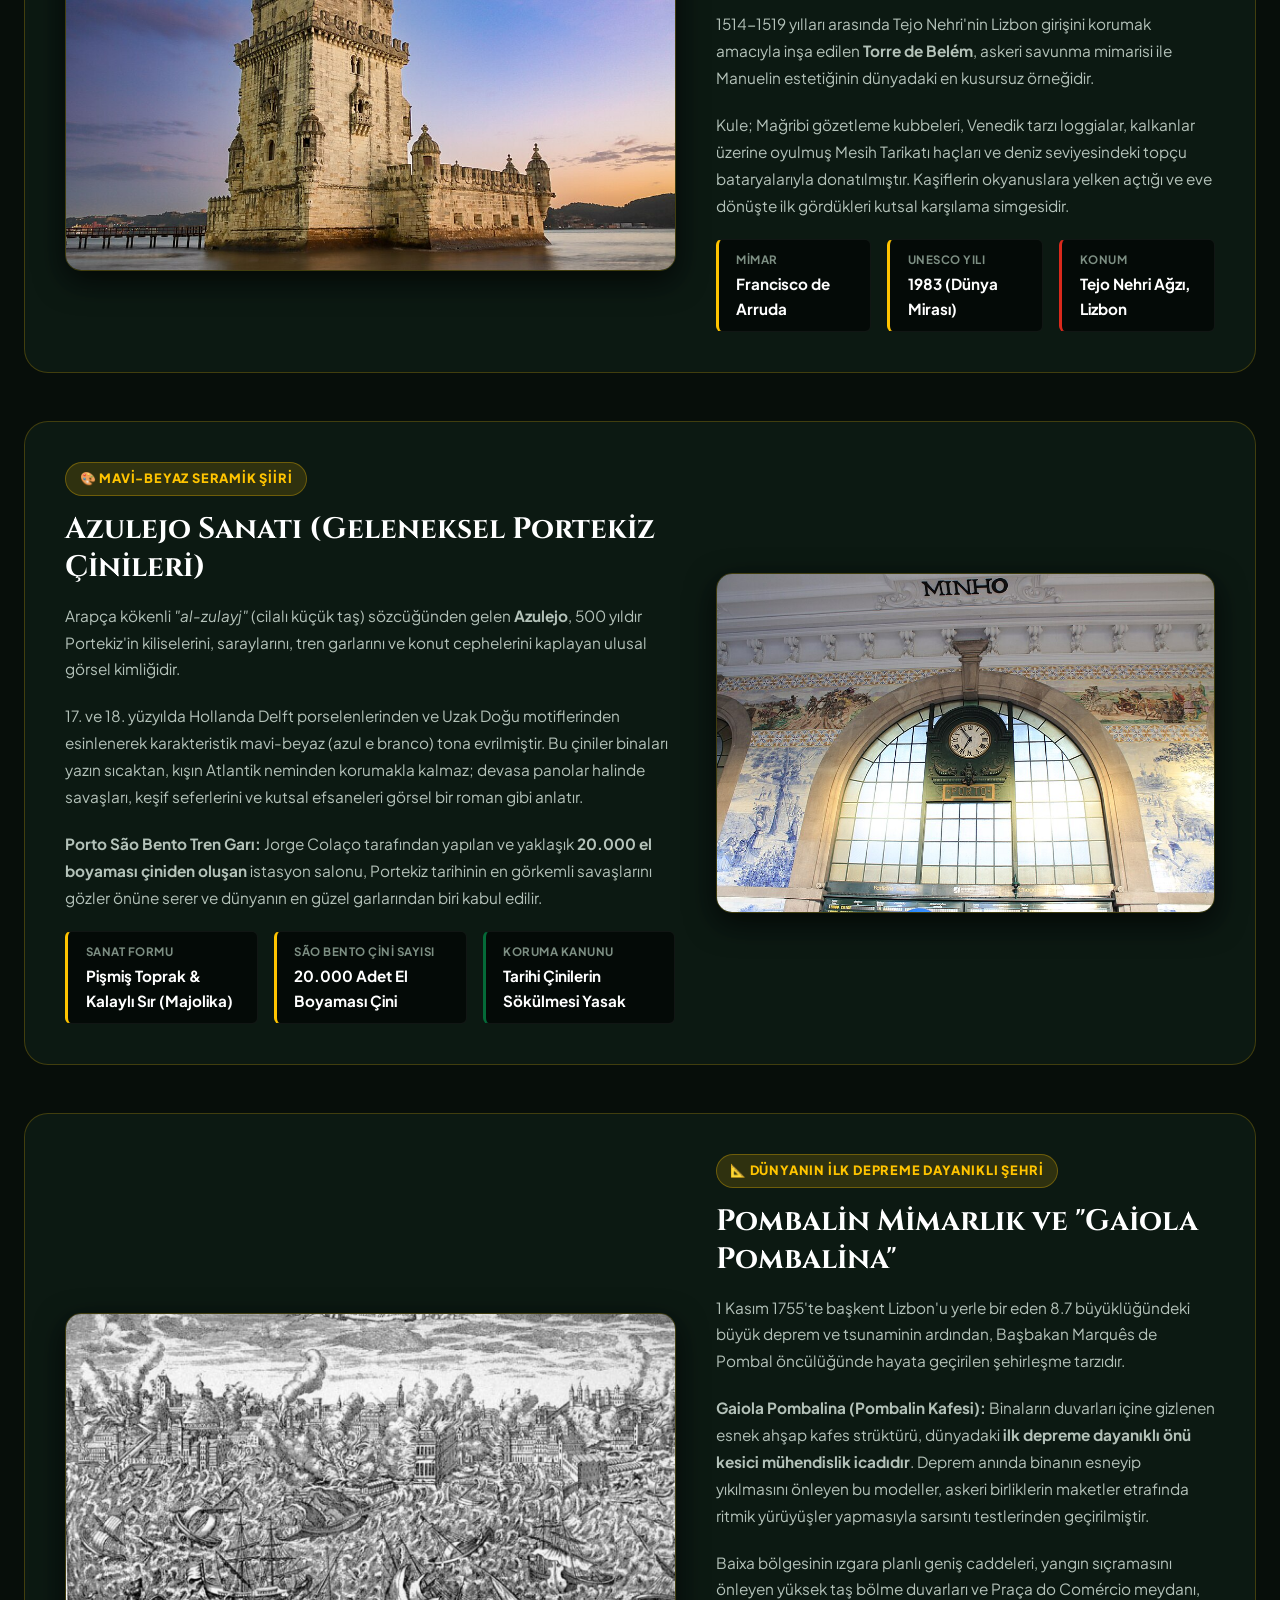
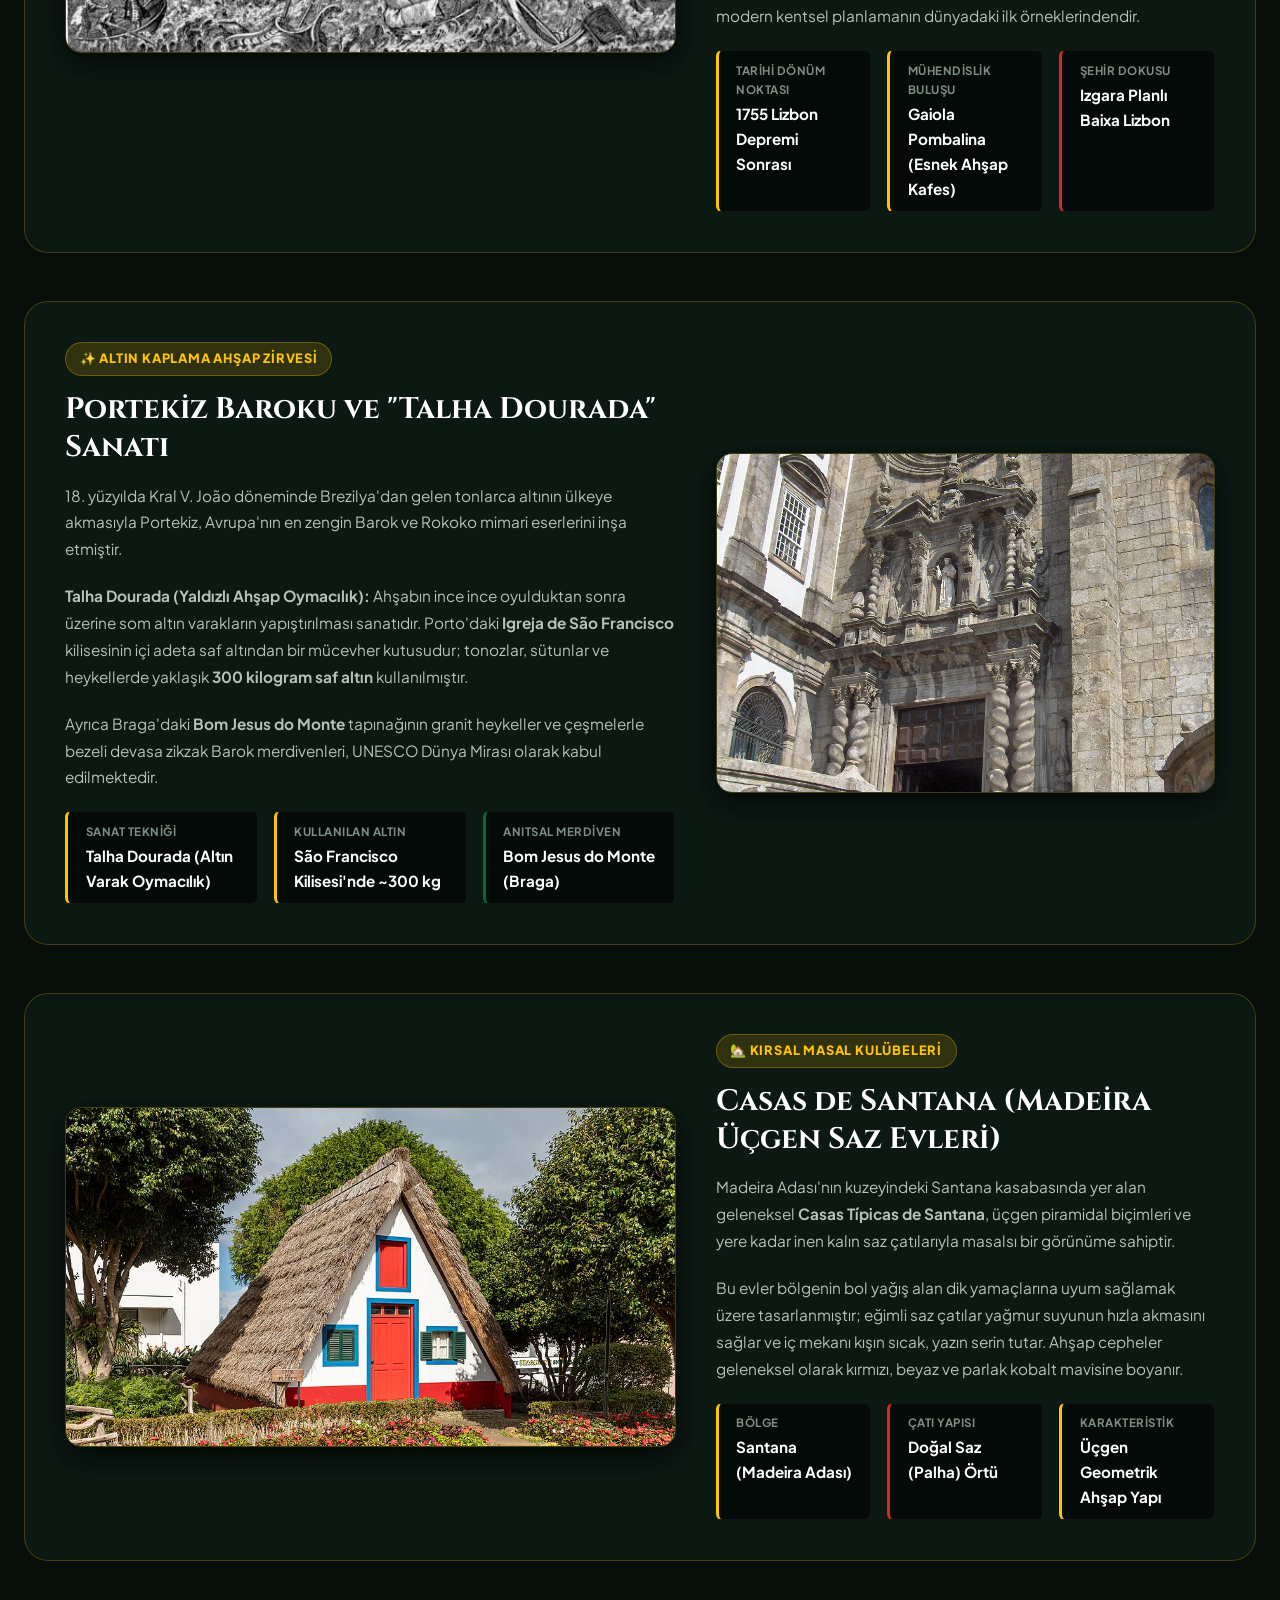
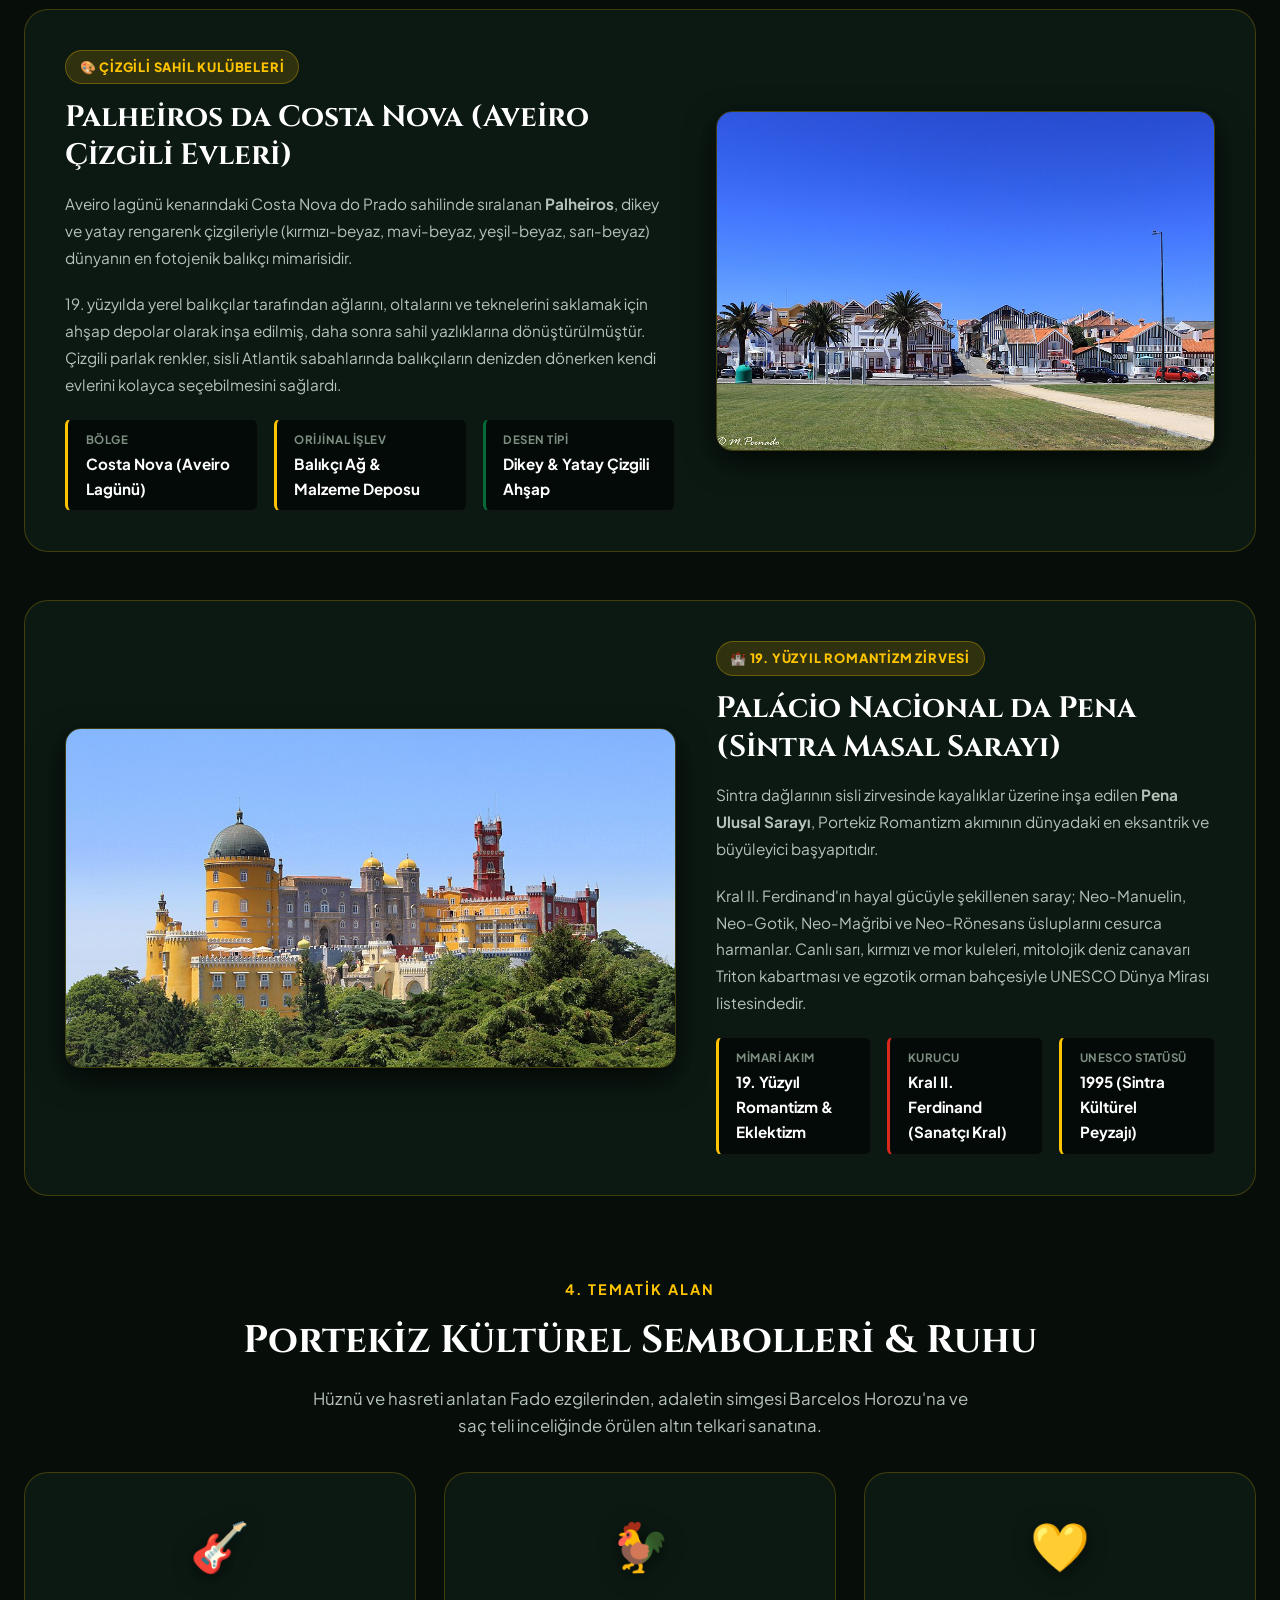
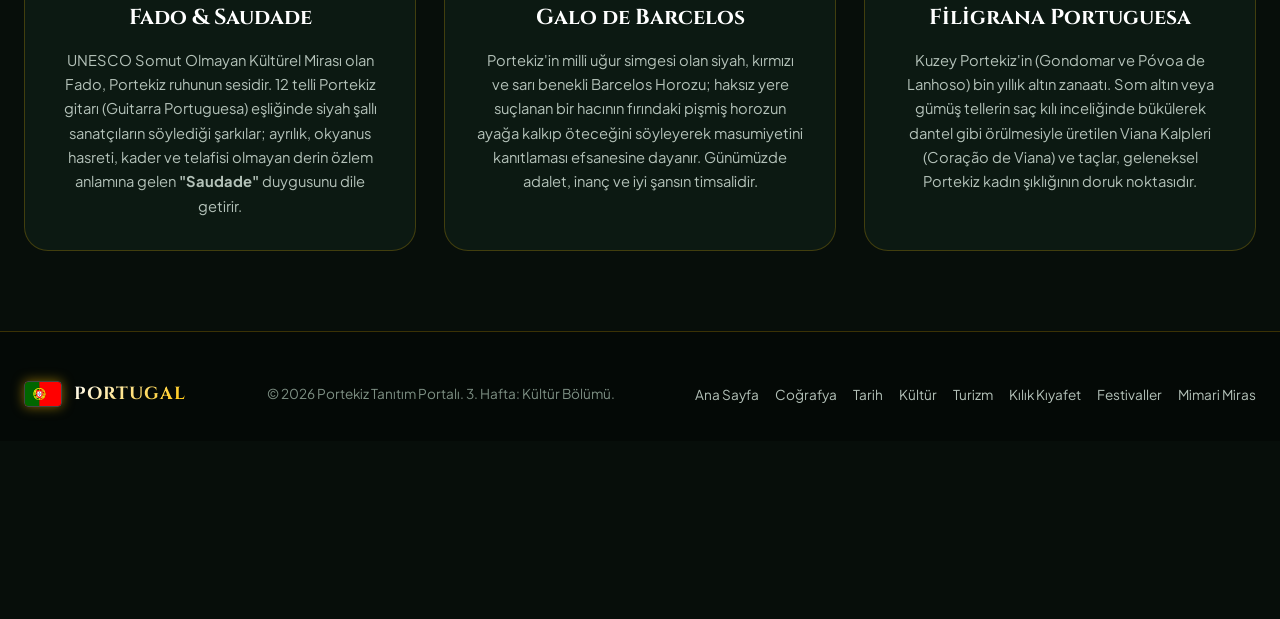
<file: hafta-3.html>
<!DOCTYPE html>
<html lang="tr">
<head>
  <meta charset="UTF-8">
  <meta http-equiv="refresh" content="0; url=kultur.html">
  <title>Yönlendiriliyor: Kültür</title>
</head>
<body>
  <p>Kültür sayfasına yönlendiriliyorsunuz... <a href="kultur.html">Tıklayınız</a></p>
</body>
</html>
</file>
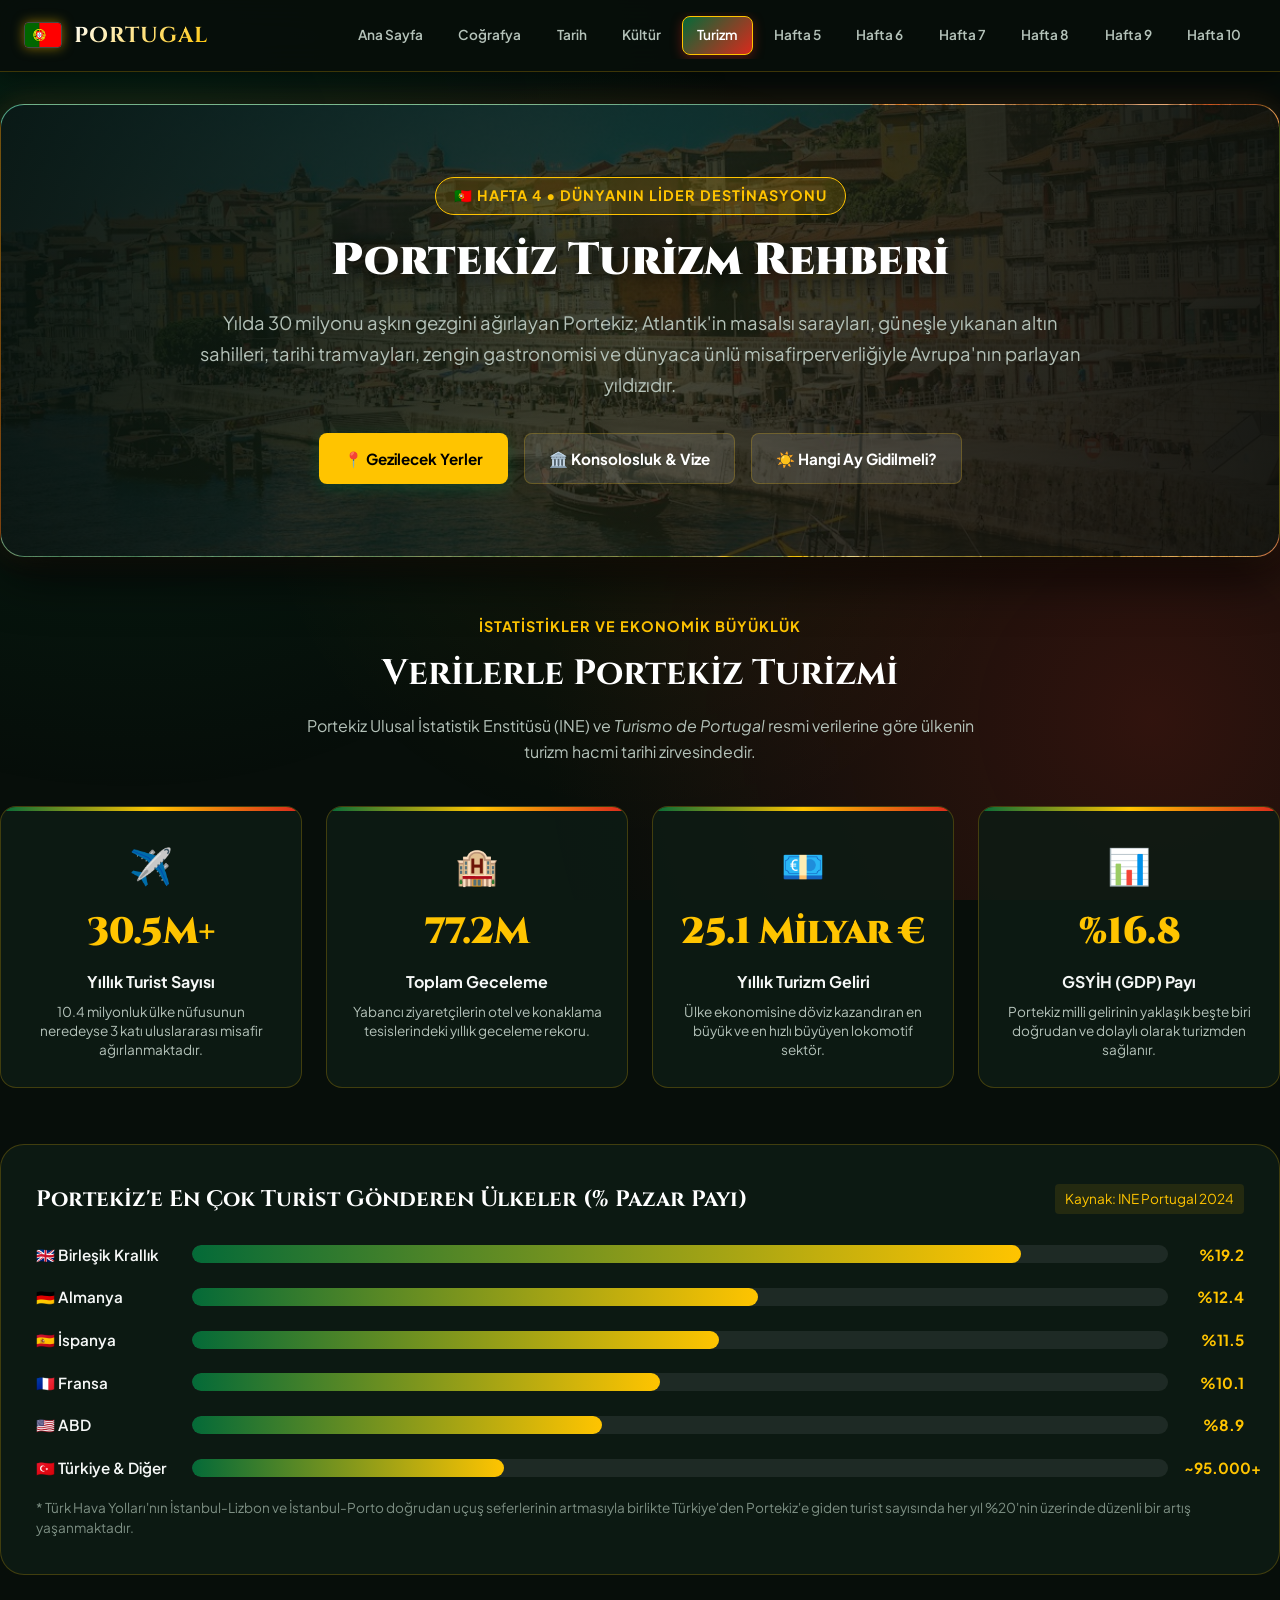
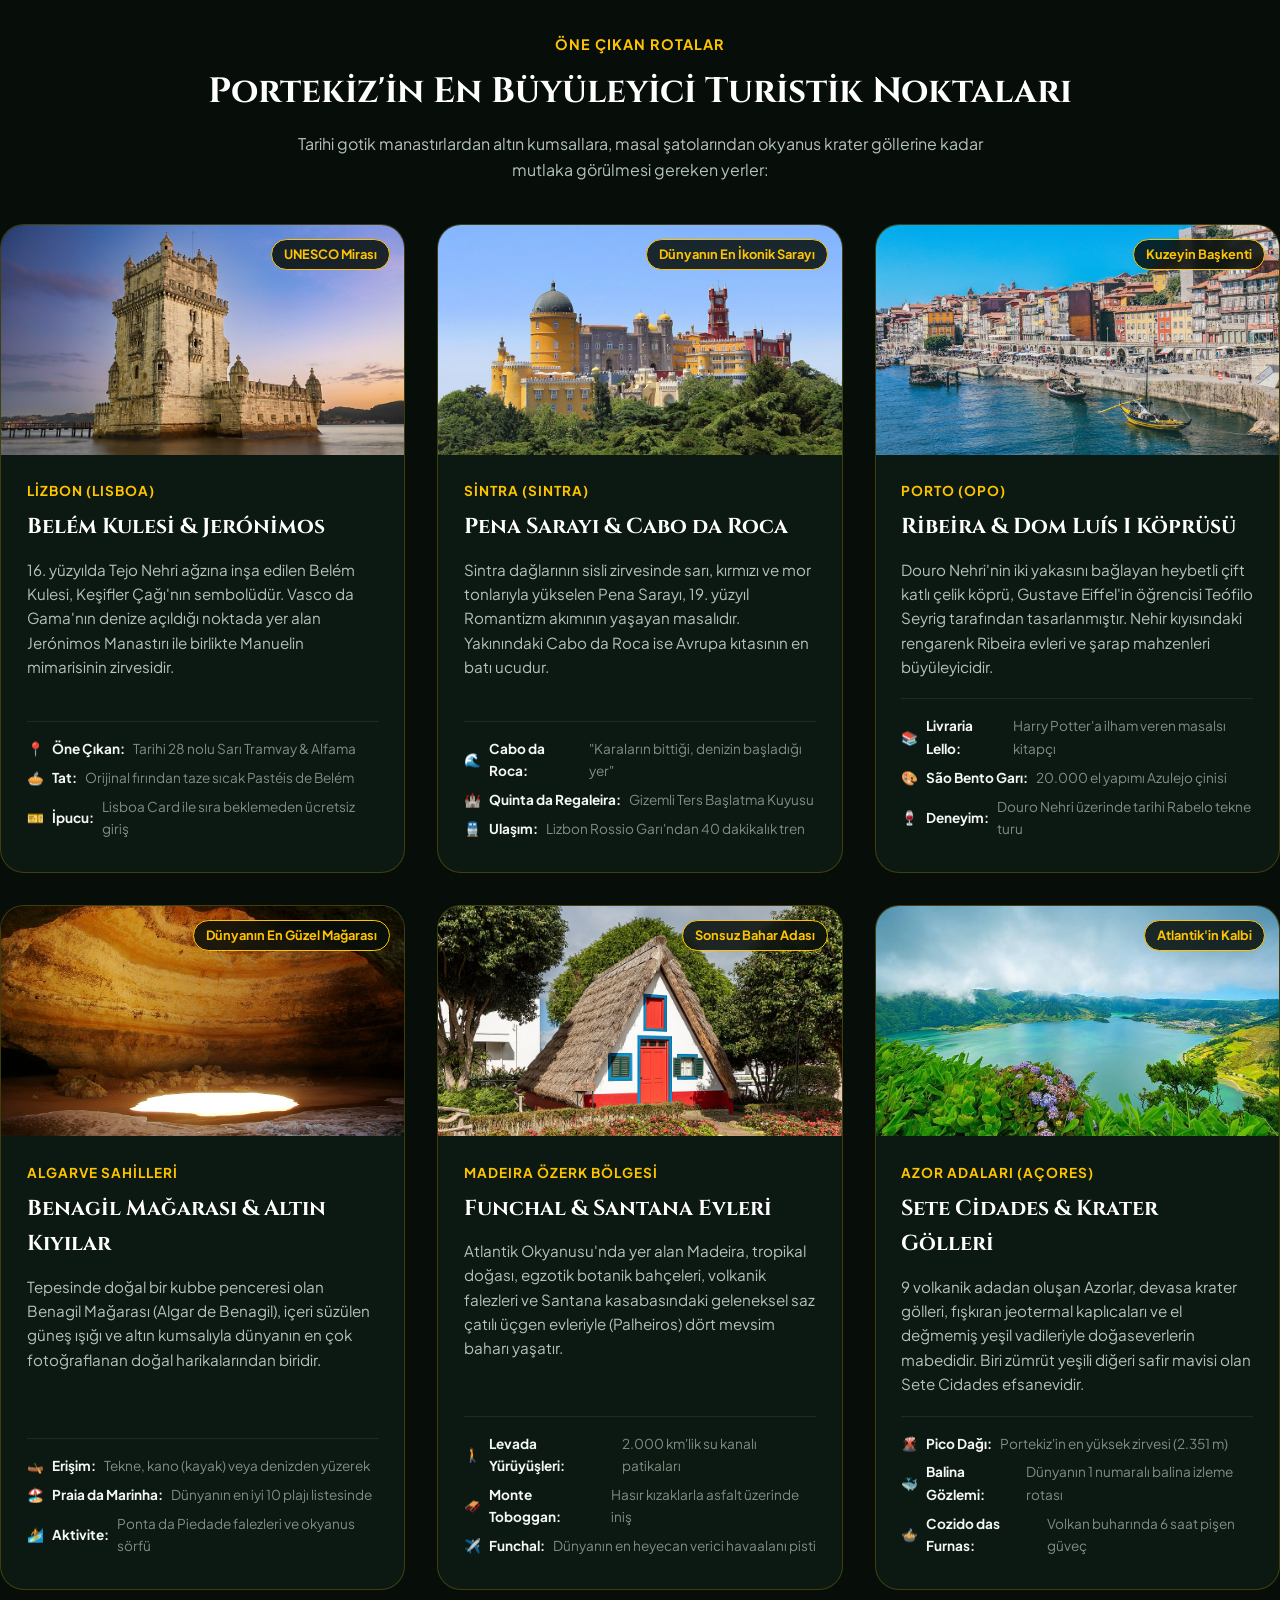
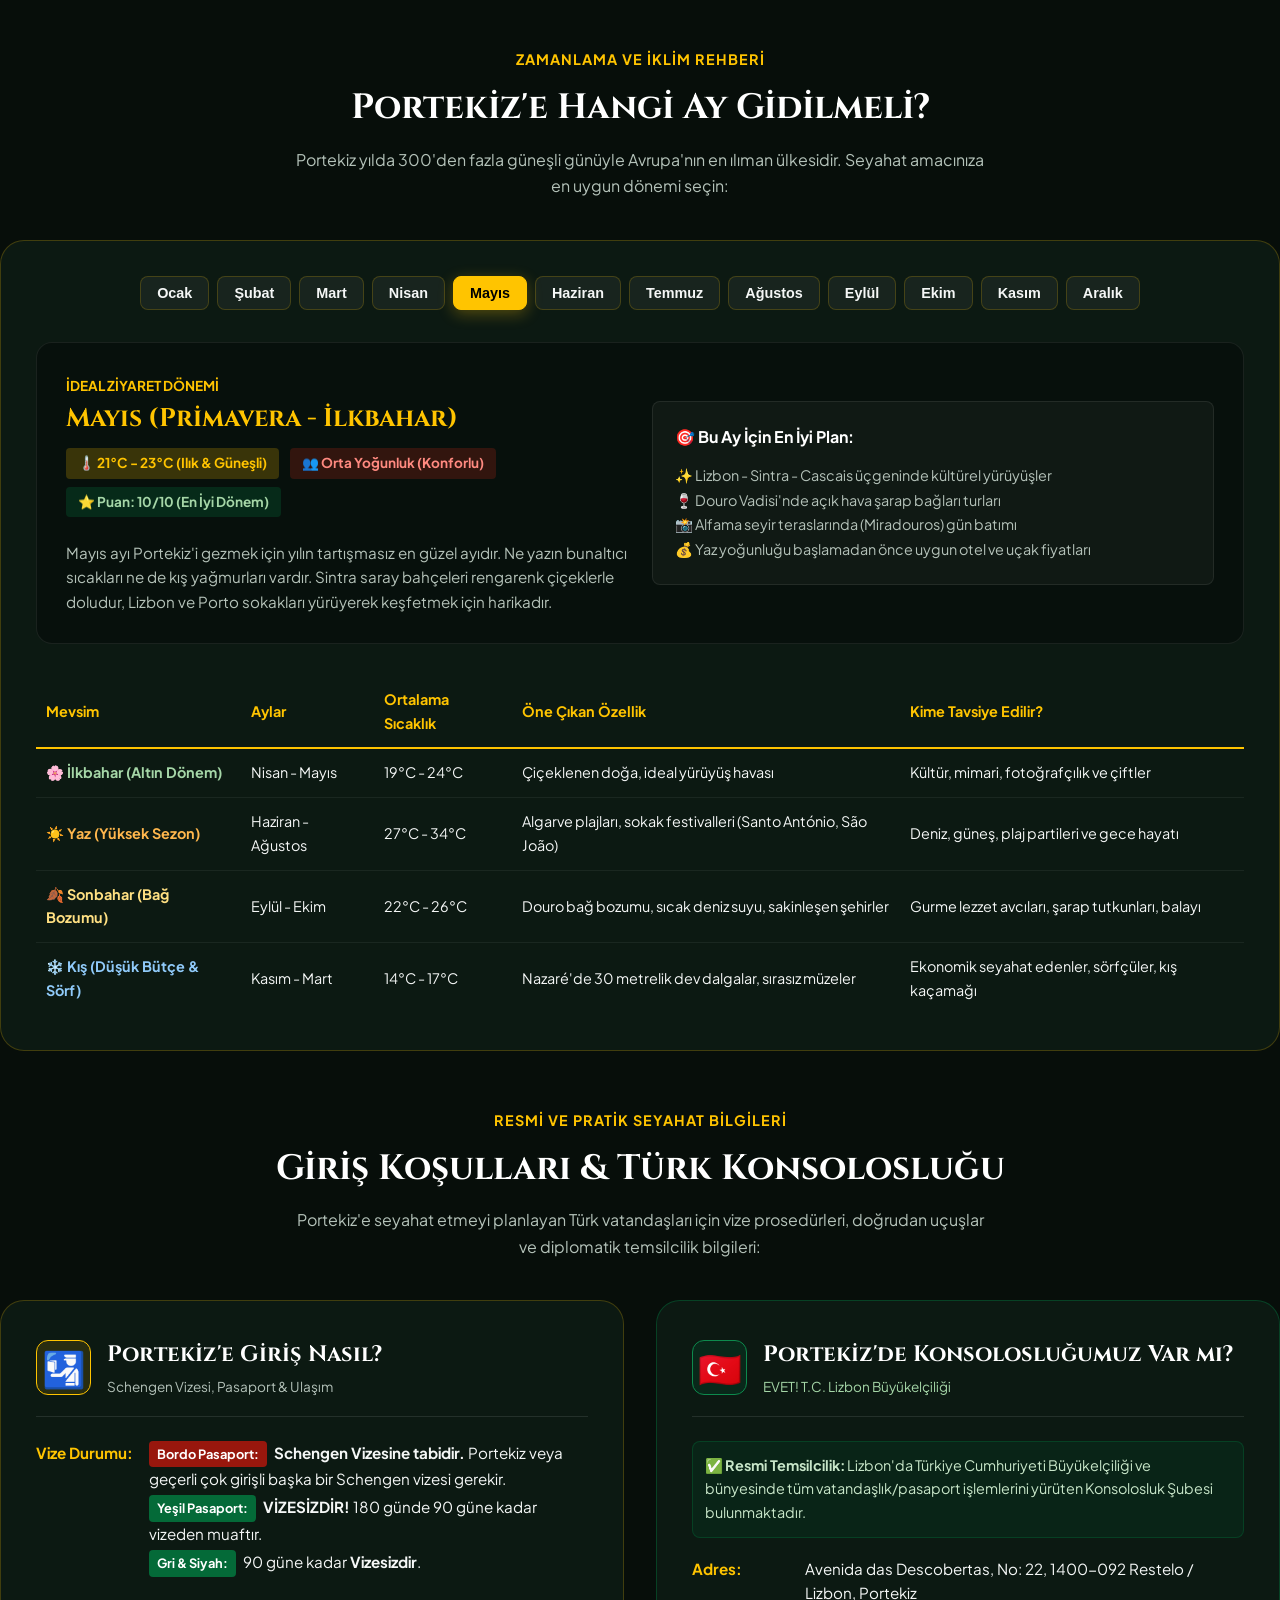
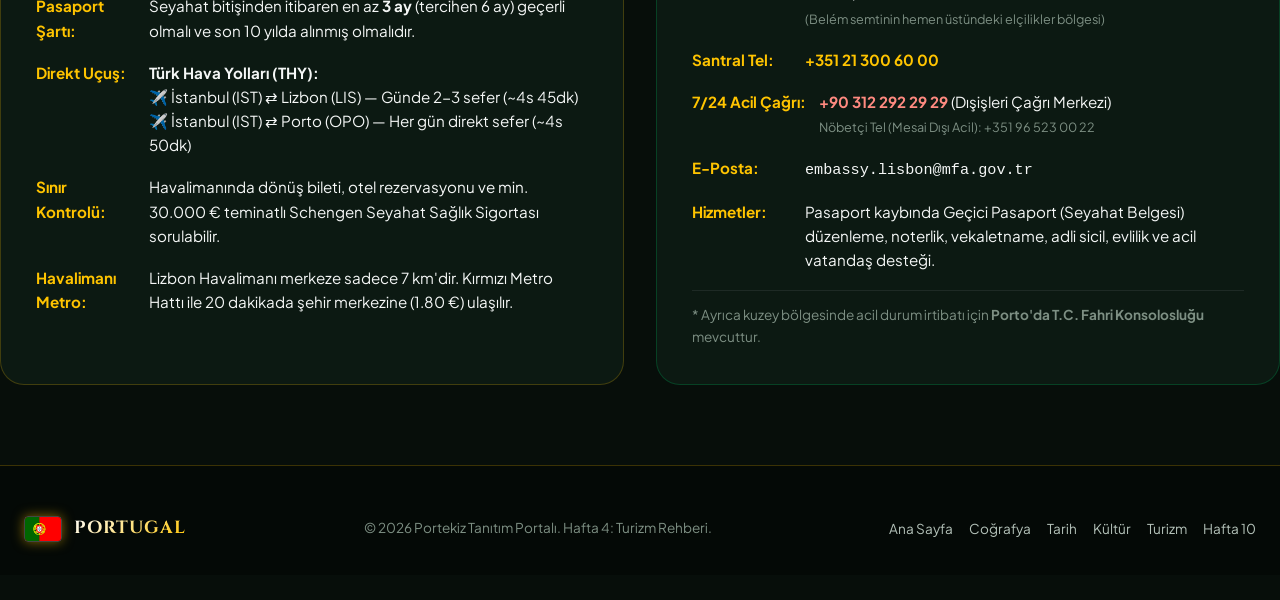
<file: hafta-4.html>
<!DOCTYPE html>
<html lang="tr">
<head>
  <meta charset="UTF-8">
  <meta http-equiv="refresh" content="0; url=turizm.html">
  <title>Yönlendiriliyor: Turizm</title>
</head>
<body>
  <p>Turizm sayfasına yönlendiriliyorsunuz... <a href="turizm.html">Tıklayınız</a></p>
</body>
</html>
</file>
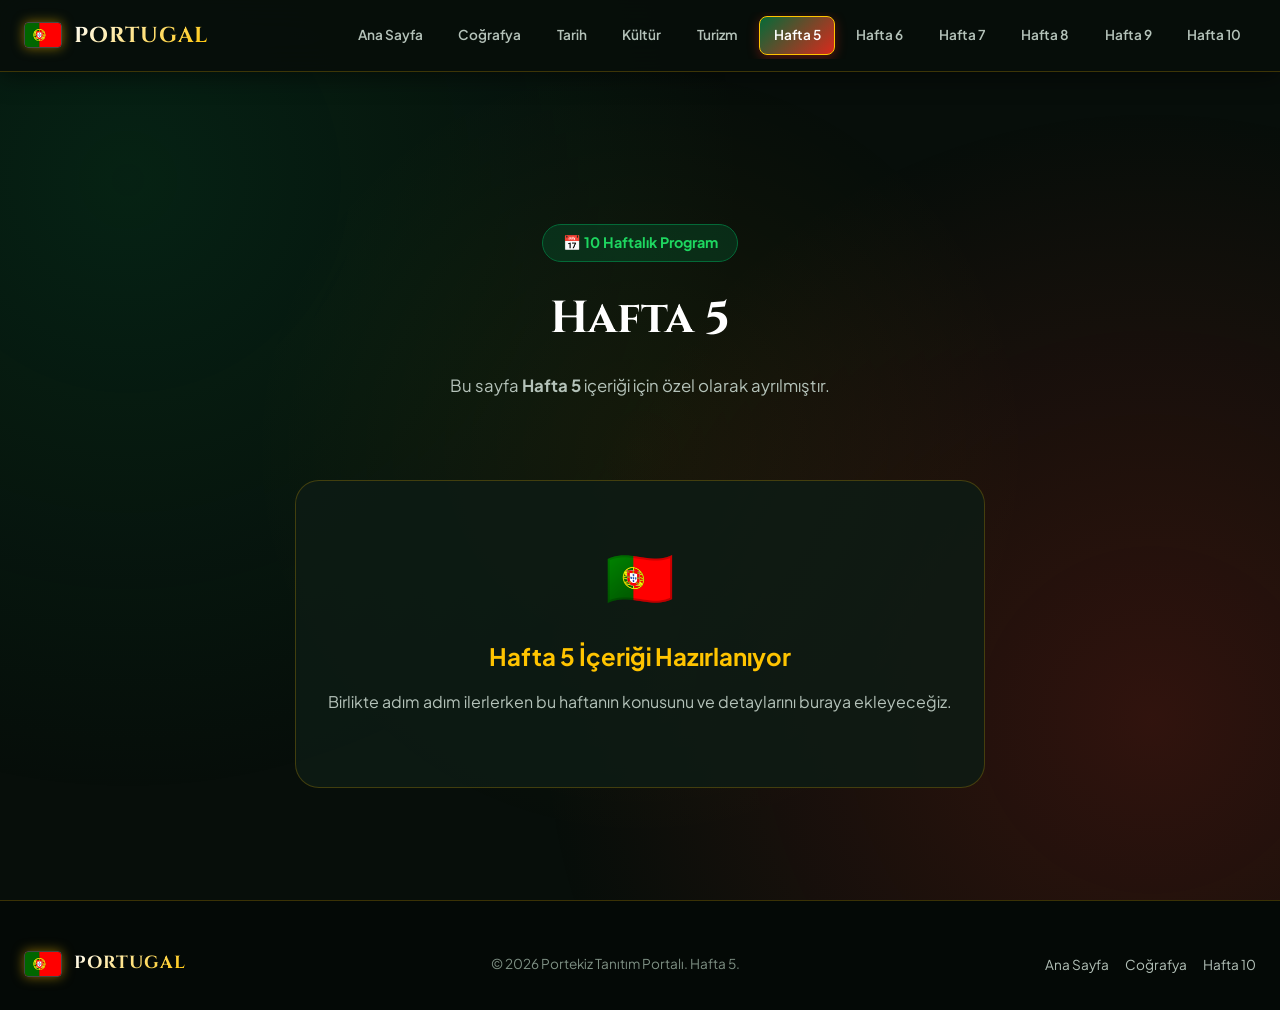
<file: hafta-5.html>
<!DOCTYPE html>
<html lang="tr">
<head>
  <meta charset="UTF-8">
  <meta name="viewport" content="width=device-width, initial-scale=1.0">
  <title>Portekiz | Hafta 5</title>
  
  <!-- Favicon: Portekiz Bayrağı -->
  <link rel="icon" type="image/svg+xml" href="assets/images/flag-of-portugal.svg">
  
  <!-- CSS Dosyası -->
  <link rel="stylesheet" href="css/style.css">
</head>
<body>

  <!-- ÜST MENÜ (HEADER & NAVBAR) -->
  <header class="main-header">
    <div class="nav-container">
      <a href="index.html" class="logo-area" title="Portekiz Ana Sayfa">
        <img src="assets/images/flag-of-portugal.svg" alt="Portekiz Bayrağı" class="logo-flag-icon">
        <span class="logo-text">PORTUGAL</span>
      </a>

      <!-- 10 Hafta Menüsü -->
      <nav class="nav-menu-wrapper">
        <ul class="nav-menu">
          <li class="nav-item"><a href="index.html">Ana Sayfa</a></li>
          <li class="nav-item"><a href="cografya.html">Coğrafya</a></li>
          <li class="nav-item"><a href="tarih.html">Tarih</a></li>
          <li class="nav-item"><a href="kultur.html">Kültür</a></li>
          <li class="nav-item"><a href="turizm.html">Turizm</a></li>
          <li class="nav-item active"><a href="hafta-5.html">Hafta 5</a></li>
          <li class="nav-item"><a href="hafta-6.html">Hafta 6</a></li>
          <li class="nav-item"><a href="hafta-7.html">Hafta 7</a></li>
          <li class="nav-item"><a href="hafta-8.html">Hafta 8</a></li>
          <li class="nav-item"><a href="hafta-9.html">Hafta 9</a></li>
          <li class="nav-item"><a href="hafta-10.html">Hafta 10</a></li>
        </ul>
      </nav>
    </div>
  </header>

  <!-- HAFTA İÇERİK ALANI -->
  <main class="section" style="min-height: 65vh; display: flex; flex-direction: column; justify-content: center; align-items: center;">
    <div class="week-page-hero">
      <span class="week-badge">📅 10 Haftalık Program</span>
      <h1 class="week-page-title">Hafta 5</h1>
      <p class="section-desc">
        Bu sayfa <strong>Hafta 5</strong> içeriği için özel olarak ayrılmıştır.
      </p>
    </div>

    <div class="week-placeholder-card">
      <div class="week-placeholder-icon">🇵🇹</div>
      <h3>Hafta 5 İçeriği Hazırlanıyor</h3>
      <p>
        Birlikte adım adım ilerlerken bu haftanın konusunu ve detaylarını buraya ekleyeceğiz.
      </p>
      
    </div>
  </main>

  <!-- ALT BİLGİ (FOOTER) -->
  <footer class="main-footer">
    <div class="footer-content">
      <div class="footer-brand">
        <img src="assets/images/flag-of-portugal.svg" alt="Portekiz Bayrağı" class="logo-flag-icon">
        <span class="logo-text" style="font-size: 1.1rem;">PORTUGAL</span>
      </div>
      <p class="footer-text">
        © 2026 Portekiz Tanıtım Portalı. Hafta 5.
      </p>
      <ul class="footer-quick-links">
        <li><a href="index.html">Ana Sayfa</a></li>
        <li><a href="cografya.html">Coğrafya</a></li>
        <li><a href="hafta-10.html">Hafta 10</a></li>
      </ul>
    </div>
  </footer>

  <script src="js/main.js"></script>
</body>
</html>
</file>
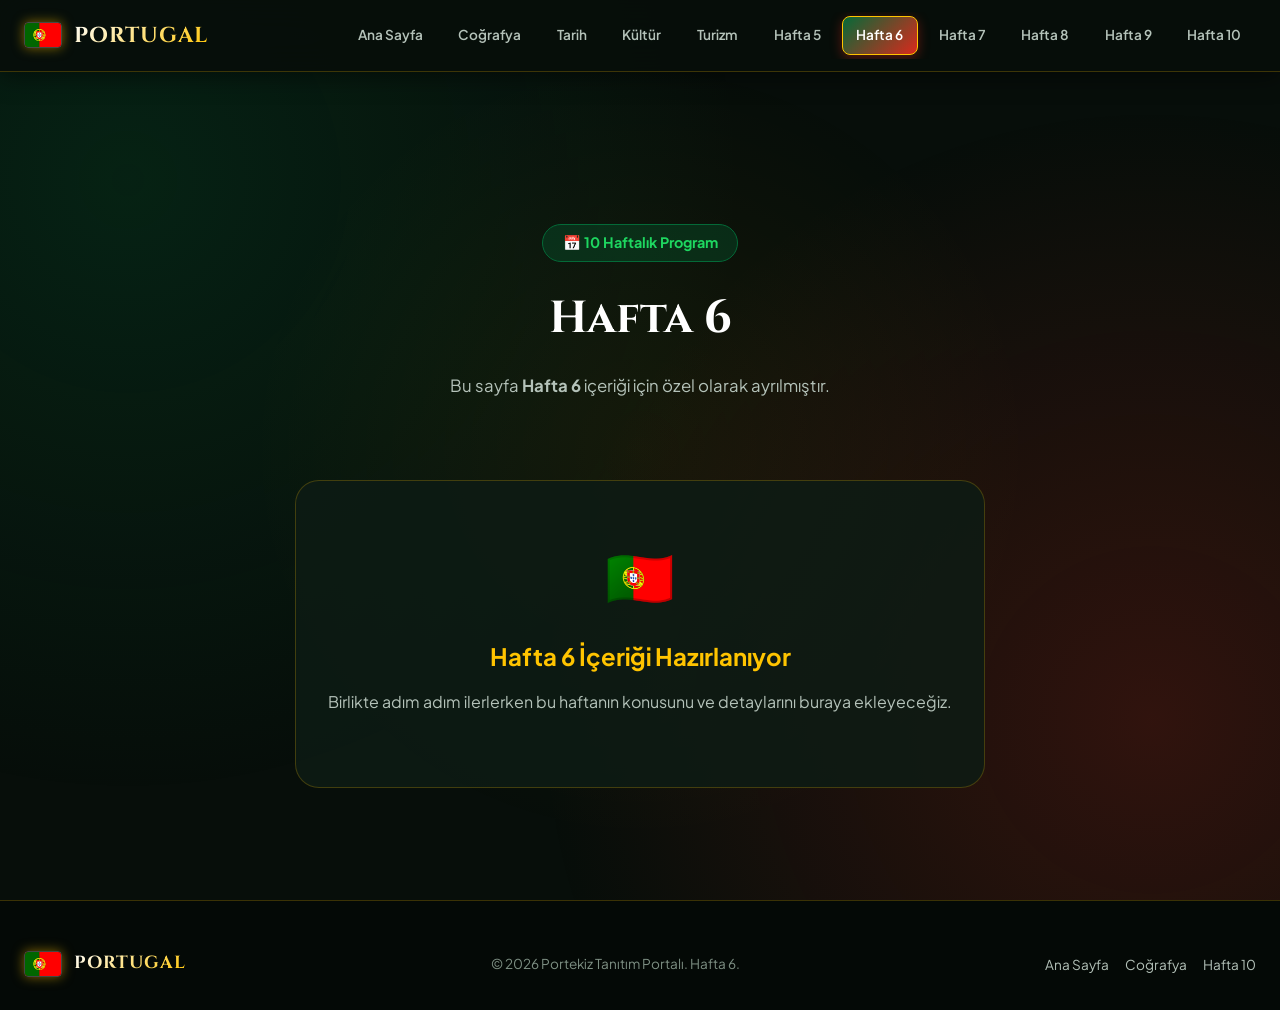
<file: hafta-6.html>
<!DOCTYPE html>
<html lang="tr">
<head>
  <meta charset="UTF-8">
  <meta name="viewport" content="width=device-width, initial-scale=1.0">
  <title>Portekiz | Hafta 6</title>
  
  <!-- Favicon: Portekiz Bayrağı -->
  <link rel="icon" type="image/svg+xml" href="assets/images/flag-of-portugal.svg">
  
  <!-- CSS Dosyası -->
  <link rel="stylesheet" href="css/style.css">
</head>
<body>

  <!-- ÜST MENÜ (HEADER & NAVBAR) -->
  <header class="main-header">
    <div class="nav-container">
      <a href="index.html" class="logo-area" title="Portekiz Ana Sayfa">
        <img src="assets/images/flag-of-portugal.svg" alt="Portekiz Bayrağı" class="logo-flag-icon">
        <span class="logo-text">PORTUGAL</span>
      </a>

      <!-- 10 Hafta Menüsü -->
      <nav class="nav-menu-wrapper">
        <ul class="nav-menu">
          <li class="nav-item"><a href="index.html">Ana Sayfa</a></li>
          <li class="nav-item"><a href="cografya.html">Coğrafya</a></li>
          <li class="nav-item"><a href="tarih.html">Tarih</a></li>
          <li class="nav-item"><a href="kultur.html">Kültür</a></li>
          <li class="nav-item"><a href="turizm.html">Turizm</a></li>
          <li class="nav-item"><a href="hafta-5.html">Hafta 5</a></li>
          <li class="nav-item active"><a href="hafta-6.html">Hafta 6</a></li>
          <li class="nav-item"><a href="hafta-7.html">Hafta 7</a></li>
          <li class="nav-item"><a href="hafta-8.html">Hafta 8</a></li>
          <li class="nav-item"><a href="hafta-9.html">Hafta 9</a></li>
          <li class="nav-item"><a href="hafta-10.html">Hafta 10</a></li>
        </ul>
      </nav>
    </div>
  </header>

  <!-- HAFTA İÇERİK ALANI -->
  <main class="section" style="min-height: 65vh; display: flex; flex-direction: column; justify-content: center; align-items: center;">
    <div class="week-page-hero">
      <span class="week-badge">📅 10 Haftalık Program</span>
      <h1 class="week-page-title">Hafta 6</h1>
      <p class="section-desc">
        Bu sayfa <strong>Hafta 6</strong> içeriği için özel olarak ayrılmıştır.
      </p>
    </div>

    <div class="week-placeholder-card">
      <div class="week-placeholder-icon">🇵🇹</div>
      <h3>Hafta 6 İçeriği Hazırlanıyor</h3>
      <p>
        Birlikte adım adım ilerlerken bu haftanın konusunu ve detaylarını buraya ekleyeceğiz.
      </p>
      
    </div>
  </main>

  <!-- ALT BİLGİ (FOOTER) -->
  <footer class="main-footer">
    <div class="footer-content">
      <div class="footer-brand">
        <img src="assets/images/flag-of-portugal.svg" alt="Portekiz Bayrağı" class="logo-flag-icon">
        <span class="logo-text" style="font-size: 1.1rem;">PORTUGAL</span>
      </div>
      <p class="footer-text">
        © 2026 Portekiz Tanıtım Portalı. Hafta 6.
      </p>
      <ul class="footer-quick-links">
        <li><a href="index.html">Ana Sayfa</a></li>
        <li><a href="cografya.html">Coğrafya</a></li>
        <li><a href="hafta-10.html">Hafta 10</a></li>
      </ul>
    </div>
  </footer>

  <script src="js/main.js"></script>
</body>
</html>
</file>
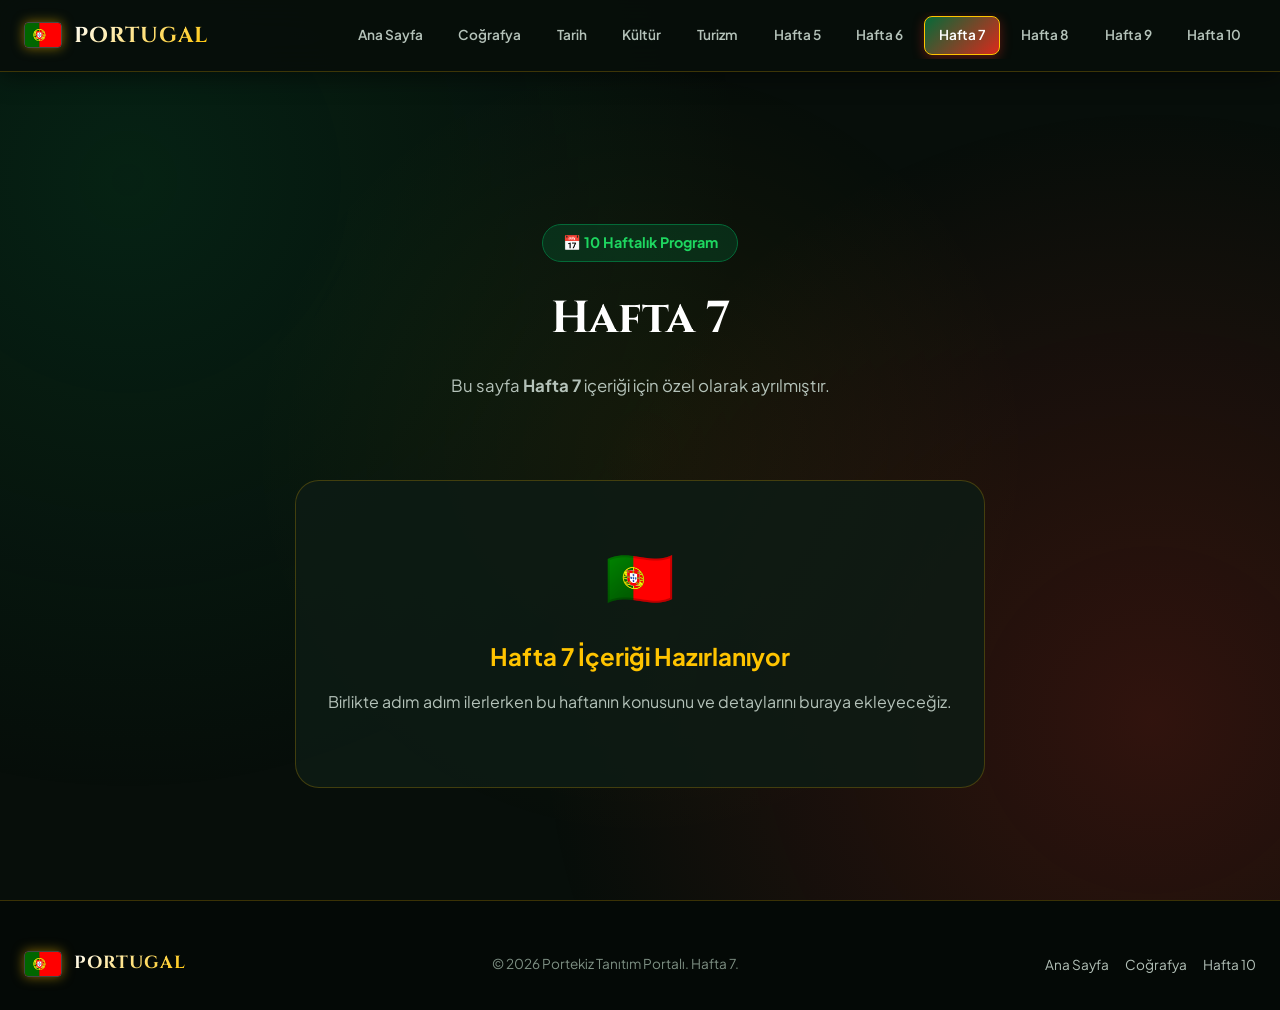
<file: hafta-7.html>
<!DOCTYPE html>
<html lang="tr">
<head>
  <meta charset="UTF-8">
  <meta name="viewport" content="width=device-width, initial-scale=1.0">
  <title>Portekiz | Hafta 7</title>
  
  <!-- Favicon: Portekiz Bayrağı -->
  <link rel="icon" type="image/svg+xml" href="assets/images/flag-of-portugal.svg">
  
  <!-- CSS Dosyası -->
  <link rel="stylesheet" href="css/style.css">
</head>
<body>

  <!-- ÜST MENÜ (HEADER & NAVBAR) -->
  <header class="main-header">
    <div class="nav-container">
      <a href="index.html" class="logo-area" title="Portekiz Ana Sayfa">
        <img src="assets/images/flag-of-portugal.svg" alt="Portekiz Bayrağı" class="logo-flag-icon">
        <span class="logo-text">PORTUGAL</span>
      </a>

      <!-- 10 Hafta Menüsü -->
      <nav class="nav-menu-wrapper">
        <ul class="nav-menu">
          <li class="nav-item"><a href="index.html">Ana Sayfa</a></li>
          <li class="nav-item"><a href="cografya.html">Coğrafya</a></li>
          <li class="nav-item"><a href="tarih.html">Tarih</a></li>
          <li class="nav-item"><a href="kultur.html">Kültür</a></li>
          <li class="nav-item"><a href="turizm.html">Turizm</a></li>
          <li class="nav-item"><a href="hafta-5.html">Hafta 5</a></li>
          <li class="nav-item"><a href="hafta-6.html">Hafta 6</a></li>
          <li class="nav-item active"><a href="hafta-7.html">Hafta 7</a></li>
          <li class="nav-item"><a href="hafta-8.html">Hafta 8</a></li>
          <li class="nav-item"><a href="hafta-9.html">Hafta 9</a></li>
          <li class="nav-item"><a href="hafta-10.html">Hafta 10</a></li>
        </ul>
      </nav>
    </div>
  </header>

  <!-- HAFTA İÇERİK ALANI -->
  <main class="section" style="min-height: 65vh; display: flex; flex-direction: column; justify-content: center; align-items: center;">
    <div class="week-page-hero">
      <span class="week-badge">📅 10 Haftalık Program</span>
      <h1 class="week-page-title">Hafta 7</h1>
      <p class="section-desc">
        Bu sayfa <strong>Hafta 7</strong> içeriği için özel olarak ayrılmıştır.
      </p>
    </div>

    <div class="week-placeholder-card">
      <div class="week-placeholder-icon">🇵🇹</div>
      <h3>Hafta 7 İçeriği Hazırlanıyor</h3>
      <p>
        Birlikte adım adım ilerlerken bu haftanın konusunu ve detaylarını buraya ekleyeceğiz.
      </p>
      
    </div>
  </main>

  <!-- ALT BİLGİ (FOOTER) -->
  <footer class="main-footer">
    <div class="footer-content">
      <div class="footer-brand">
        <img src="assets/images/flag-of-portugal.svg" alt="Portekiz Bayrağı" class="logo-flag-icon">
        <span class="logo-text" style="font-size: 1.1rem;">PORTUGAL</span>
      </div>
      <p class="footer-text">
        © 2026 Portekiz Tanıtım Portalı. Hafta 7.
      </p>
      <ul class="footer-quick-links">
        <li><a href="index.html">Ana Sayfa</a></li>
        <li><a href="cografya.html">Coğrafya</a></li>
        <li><a href="hafta-10.html">Hafta 10</a></li>
      </ul>
    </div>
  </footer>

  <script src="js/main.js"></script>
</body>
</html>
</file>
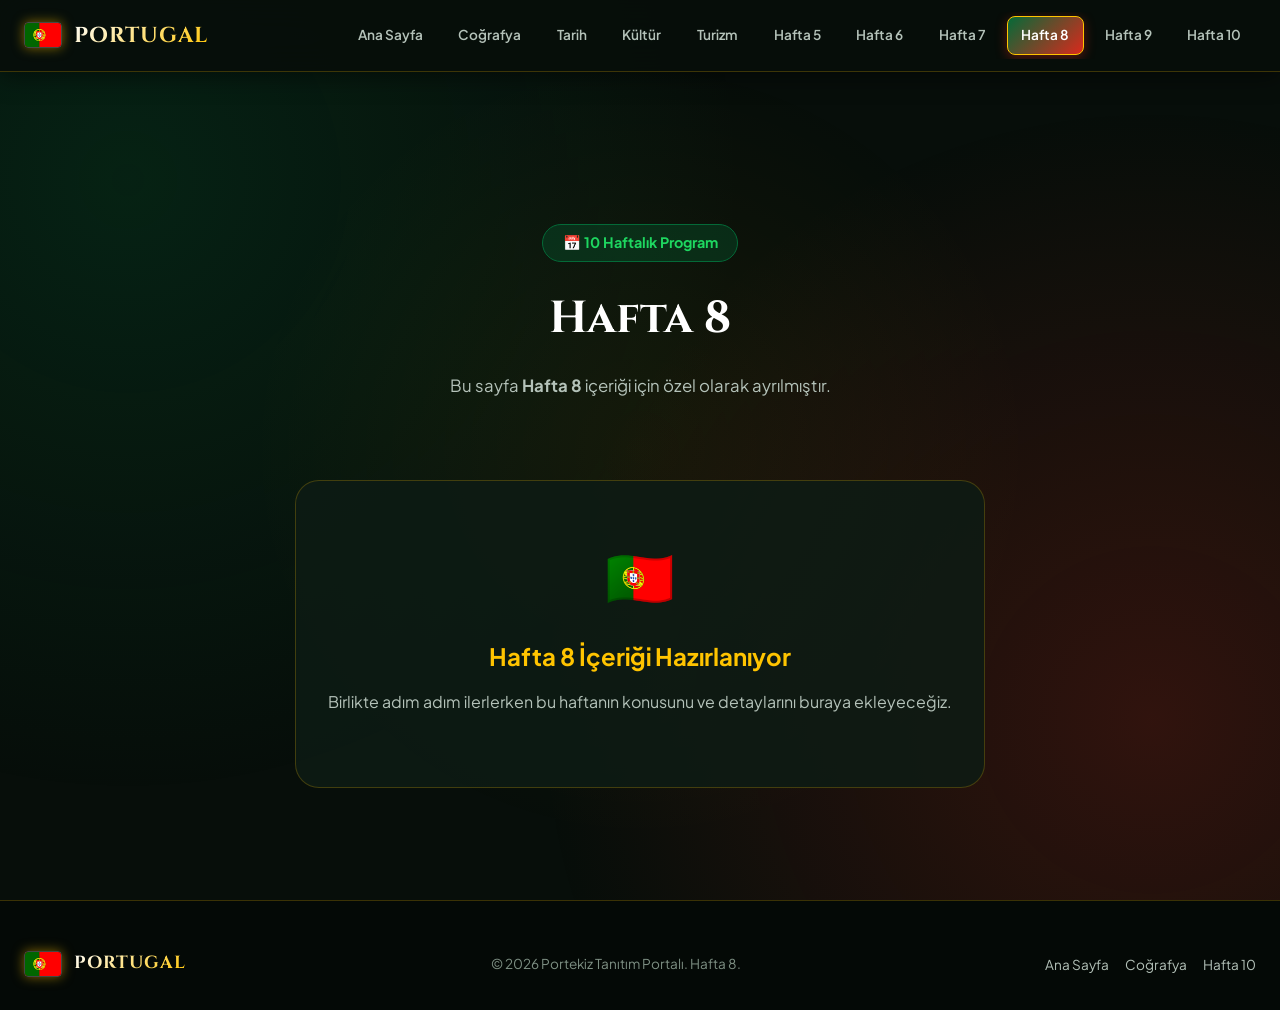
<file: hafta-8.html>
<!DOCTYPE html>
<html lang="tr">
<head>
  <meta charset="UTF-8">
  <meta name="viewport" content="width=device-width, initial-scale=1.0">
  <title>Portekiz | Hafta 8</title>
  
  <!-- Favicon: Portekiz Bayrağı -->
  <link rel="icon" type="image/svg+xml" href="assets/images/flag-of-portugal.svg">
  
  <!-- CSS Dosyası -->
  <link rel="stylesheet" href="css/style.css">
</head>
<body>

  <!-- ÜST MENÜ (HEADER & NAVBAR) -->
  <header class="main-header">
    <div class="nav-container">
      <a href="index.html" class="logo-area" title="Portekiz Ana Sayfa">
        <img src="assets/images/flag-of-portugal.svg" alt="Portekiz Bayrağı" class="logo-flag-icon">
        <span class="logo-text">PORTUGAL</span>
      </a>

      <!-- 10 Hafta Menüsü -->
      <nav class="nav-menu-wrapper">
        <ul class="nav-menu">
          <li class="nav-item"><a href="index.html">Ana Sayfa</a></li>
          <li class="nav-item"><a href="cografya.html">Coğrafya</a></li>
          <li class="nav-item"><a href="tarih.html">Tarih</a></li>
          <li class="nav-item"><a href="kultur.html">Kültür</a></li>
          <li class="nav-item"><a href="turizm.html">Turizm</a></li>
          <li class="nav-item"><a href="hafta-5.html">Hafta 5</a></li>
          <li class="nav-item"><a href="hafta-6.html">Hafta 6</a></li>
          <li class="nav-item"><a href="hafta-7.html">Hafta 7</a></li>
          <li class="nav-item active"><a href="hafta-8.html">Hafta 8</a></li>
          <li class="nav-item"><a href="hafta-9.html">Hafta 9</a></li>
          <li class="nav-item"><a href="hafta-10.html">Hafta 10</a></li>
        </ul>
      </nav>
    </div>
  </header>

  <!-- HAFTA İÇERİK ALANI -->
  <main class="section" style="min-height: 65vh; display: flex; flex-direction: column; justify-content: center; align-items: center;">
    <div class="week-page-hero">
      <span class="week-badge">📅 10 Haftalık Program</span>
      <h1 class="week-page-title">Hafta 8</h1>
      <p class="section-desc">
        Bu sayfa <strong>Hafta 8</strong> içeriği için özel olarak ayrılmıştır.
      </p>
    </div>

    <div class="week-placeholder-card">
      <div class="week-placeholder-icon">🇵🇹</div>
      <h3>Hafta 8 İçeriği Hazırlanıyor</h3>
      <p>
        Birlikte adım adım ilerlerken bu haftanın konusunu ve detaylarını buraya ekleyeceğiz.
      </p>
      
    </div>
  </main>

  <!-- ALT BİLGİ (FOOTER) -->
  <footer class="main-footer">
    <div class="footer-content">
      <div class="footer-brand">
        <img src="assets/images/flag-of-portugal.svg" alt="Portekiz Bayrağı" class="logo-flag-icon">
        <span class="logo-text" style="font-size: 1.1rem;">PORTUGAL</span>
      </div>
      <p class="footer-text">
        © 2026 Portekiz Tanıtım Portalı. Hafta 8.
      </p>
      <ul class="footer-quick-links">
        <li><a href="index.html">Ana Sayfa</a></li>
        <li><a href="cografya.html">Coğrafya</a></li>
        <li><a href="hafta-10.html">Hafta 10</a></li>
      </ul>
    </div>
  </footer>

  <script src="js/main.js"></script>
</body>
</html>
</file>
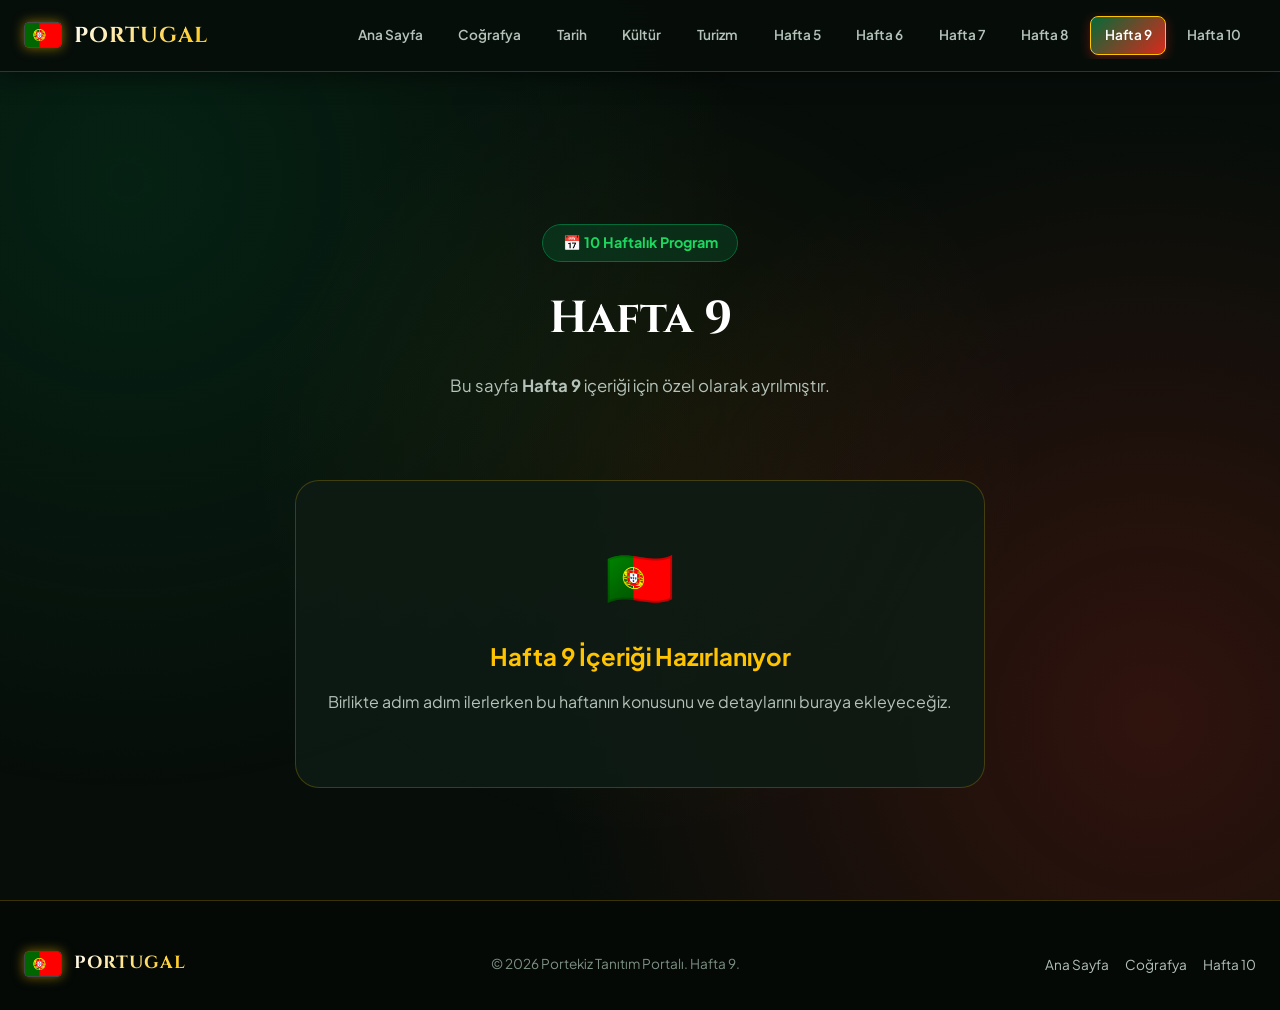
<file: hafta-9.html>
<!DOCTYPE html>
<html lang="tr">
<head>
  <meta charset="UTF-8">
  <meta name="viewport" content="width=device-width, initial-scale=1.0">
  <title>Portekiz | Hafta 9</title>
  
  <!-- Favicon: Portekiz Bayrağı -->
  <link rel="icon" type="image/svg+xml" href="assets/images/flag-of-portugal.svg">
  
  <!-- CSS Dosyası -->
  <link rel="stylesheet" href="css/style.css">
</head>
<body>

  <!-- ÜST MENÜ (HEADER & NAVBAR) -->
  <header class="main-header">
    <div class="nav-container">
      <a href="index.html" class="logo-area" title="Portekiz Ana Sayfa">
        <img src="assets/images/flag-of-portugal.svg" alt="Portekiz Bayrağı" class="logo-flag-icon">
        <span class="logo-text">PORTUGAL</span>
      </a>

      <!-- 10 Hafta Menüsü -->
      <nav class="nav-menu-wrapper">
        <ul class="nav-menu">
          <li class="nav-item"><a href="index.html">Ana Sayfa</a></li>
          <li class="nav-item"><a href="cografya.html">Coğrafya</a></li>
          <li class="nav-item"><a href="tarih.html">Tarih</a></li>
          <li class="nav-item"><a href="kultur.html">Kültür</a></li>
          <li class="nav-item"><a href="turizm.html">Turizm</a></li>
          <li class="nav-item"><a href="hafta-5.html">Hafta 5</a></li>
          <li class="nav-item"><a href="hafta-6.html">Hafta 6</a></li>
          <li class="nav-item"><a href="hafta-7.html">Hafta 7</a></li>
          <li class="nav-item"><a href="hafta-8.html">Hafta 8</a></li>
          <li class="nav-item active"><a href="hafta-9.html">Hafta 9</a></li>
          <li class="nav-item"><a href="hafta-10.html">Hafta 10</a></li>
        </ul>
      </nav>
    </div>
  </header>

  <!-- HAFTA İÇERİK ALANI -->
  <main class="section" style="min-height: 65vh; display: flex; flex-direction: column; justify-content: center; align-items: center;">
    <div class="week-page-hero">
      <span class="week-badge">📅 10 Haftalık Program</span>
      <h1 class="week-page-title">Hafta 9</h1>
      <p class="section-desc">
        Bu sayfa <strong>Hafta 9</strong> içeriği için özel olarak ayrılmıştır.
      </p>
    </div>

    <div class="week-placeholder-card">
      <div class="week-placeholder-icon">🇵🇹</div>
      <h3>Hafta 9 İçeriği Hazırlanıyor</h3>
      <p>
        Birlikte adım adım ilerlerken bu haftanın konusunu ve detaylarını buraya ekleyeceğiz.
      </p>
      
    </div>
  </main>

  <!-- ALT BİLGİ (FOOTER) -->
  <footer class="main-footer">
    <div class="footer-content">
      <div class="footer-brand">
        <img src="assets/images/flag-of-portugal.svg" alt="Portekiz Bayrağı" class="logo-flag-icon">
        <span class="logo-text" style="font-size: 1.1rem;">PORTUGAL</span>
      </div>
      <p class="footer-text">
        © 2026 Portekiz Tanıtım Portalı. Hafta 9.
      </p>
      <ul class="footer-quick-links">
        <li><a href="index.html">Ana Sayfa</a></li>
        <li><a href="cografya.html">Coğrafya</a></li>
        <li><a href="hafta-10.html">Hafta 10</a></li>
      </ul>
    </div>
  </footer>

  <script src="js/main.js"></script>
</body>
</html>
</file>
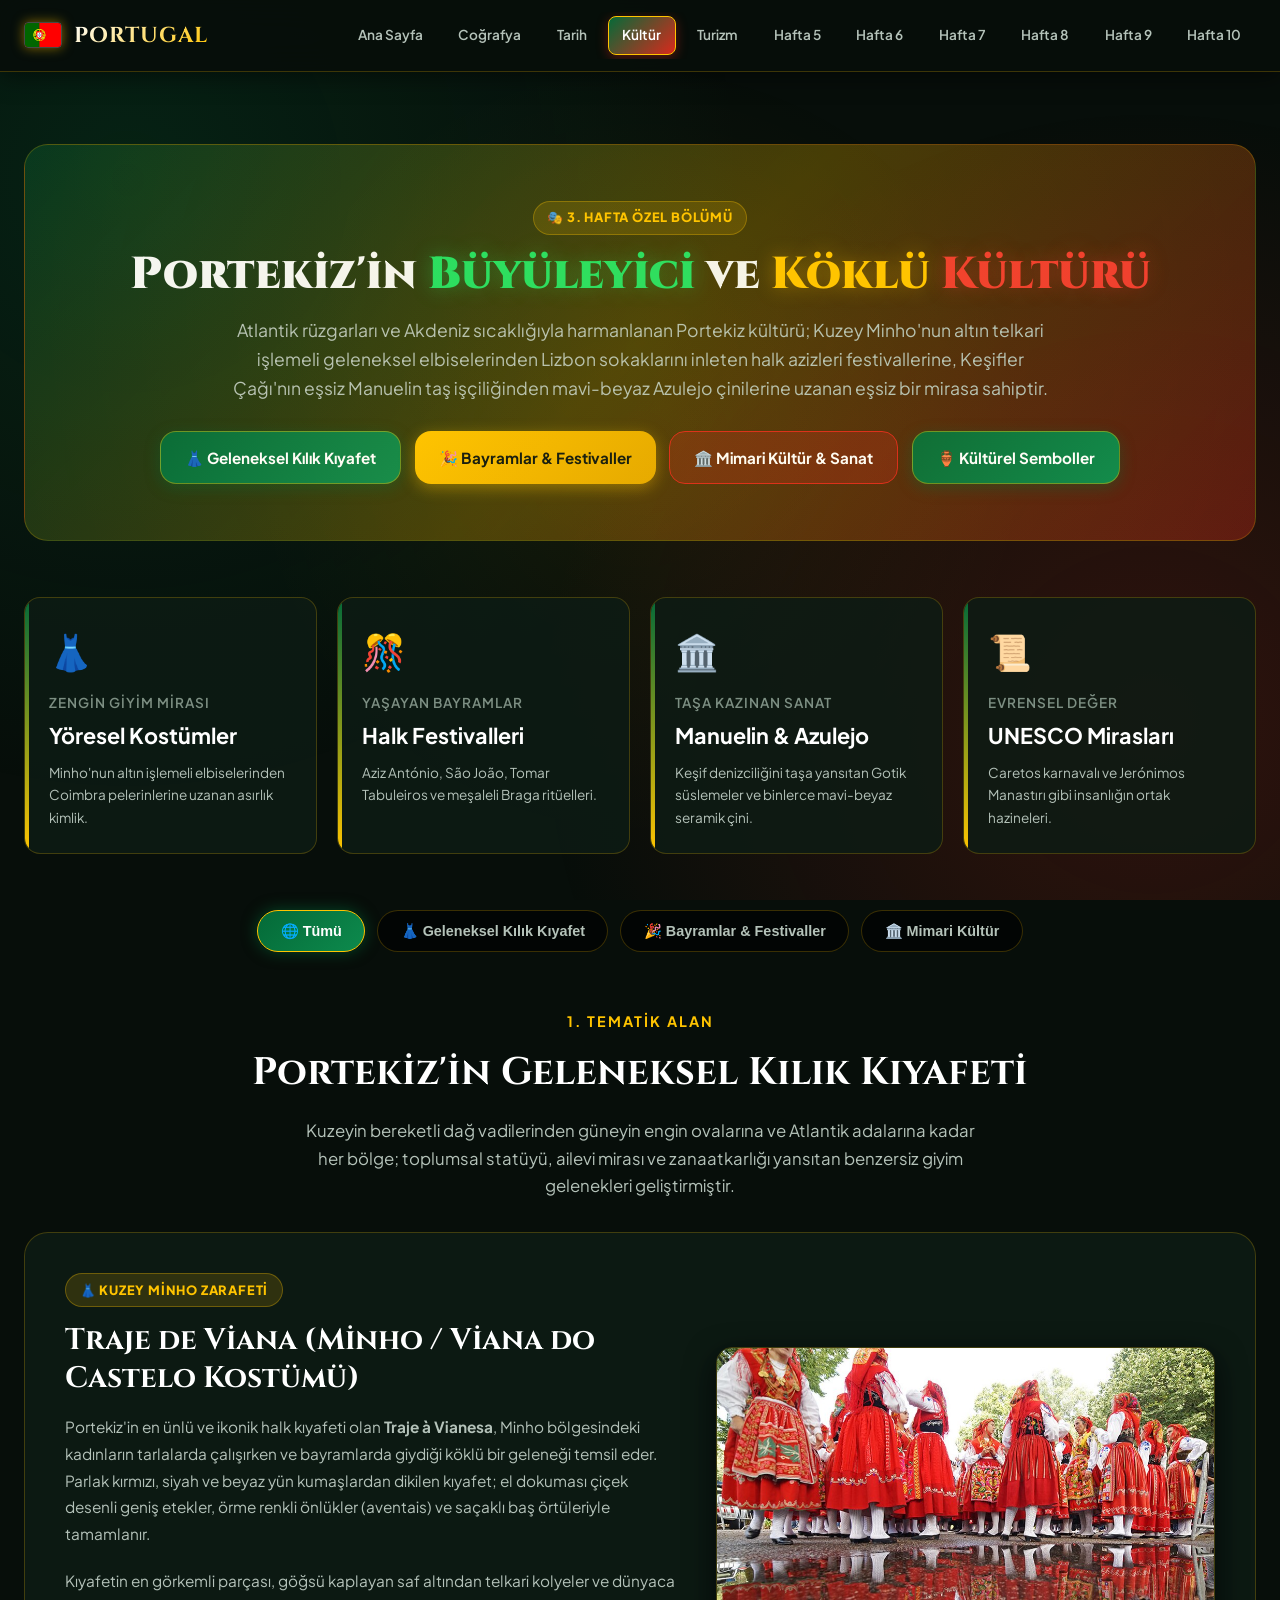
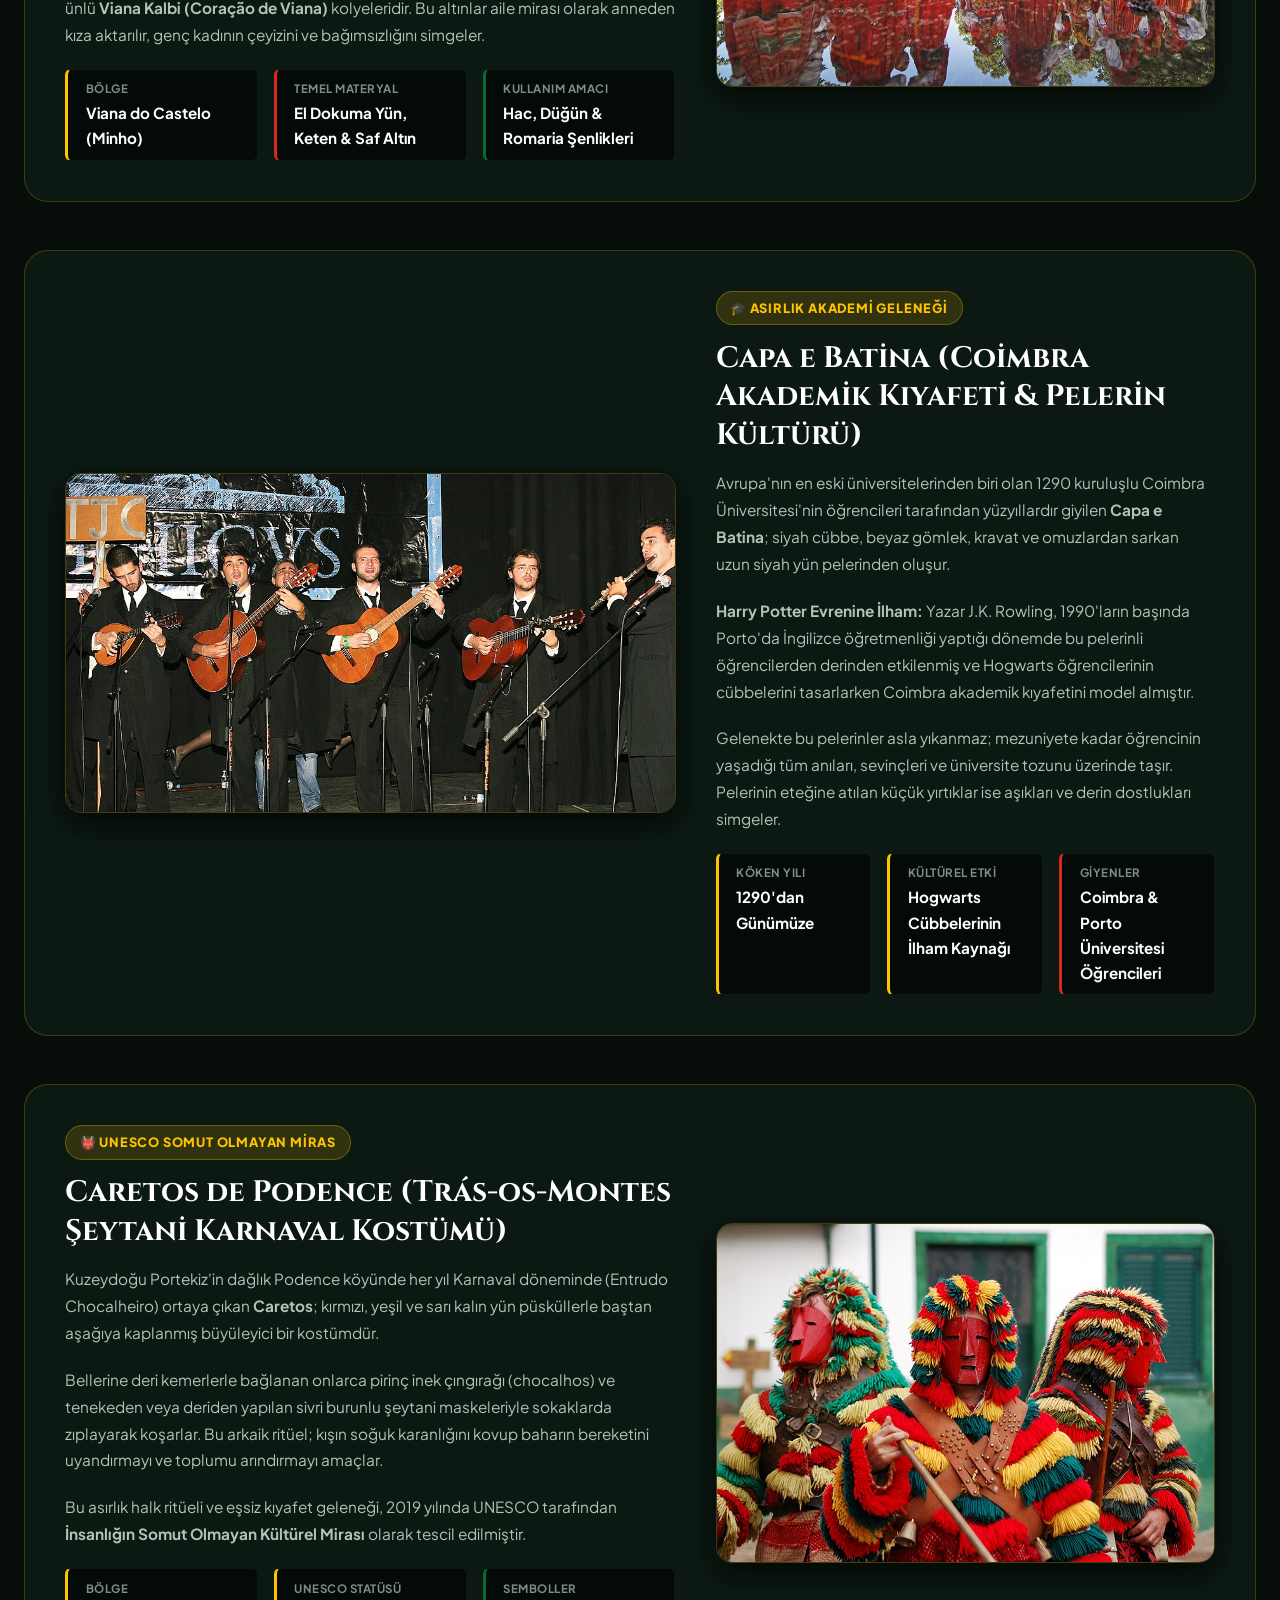
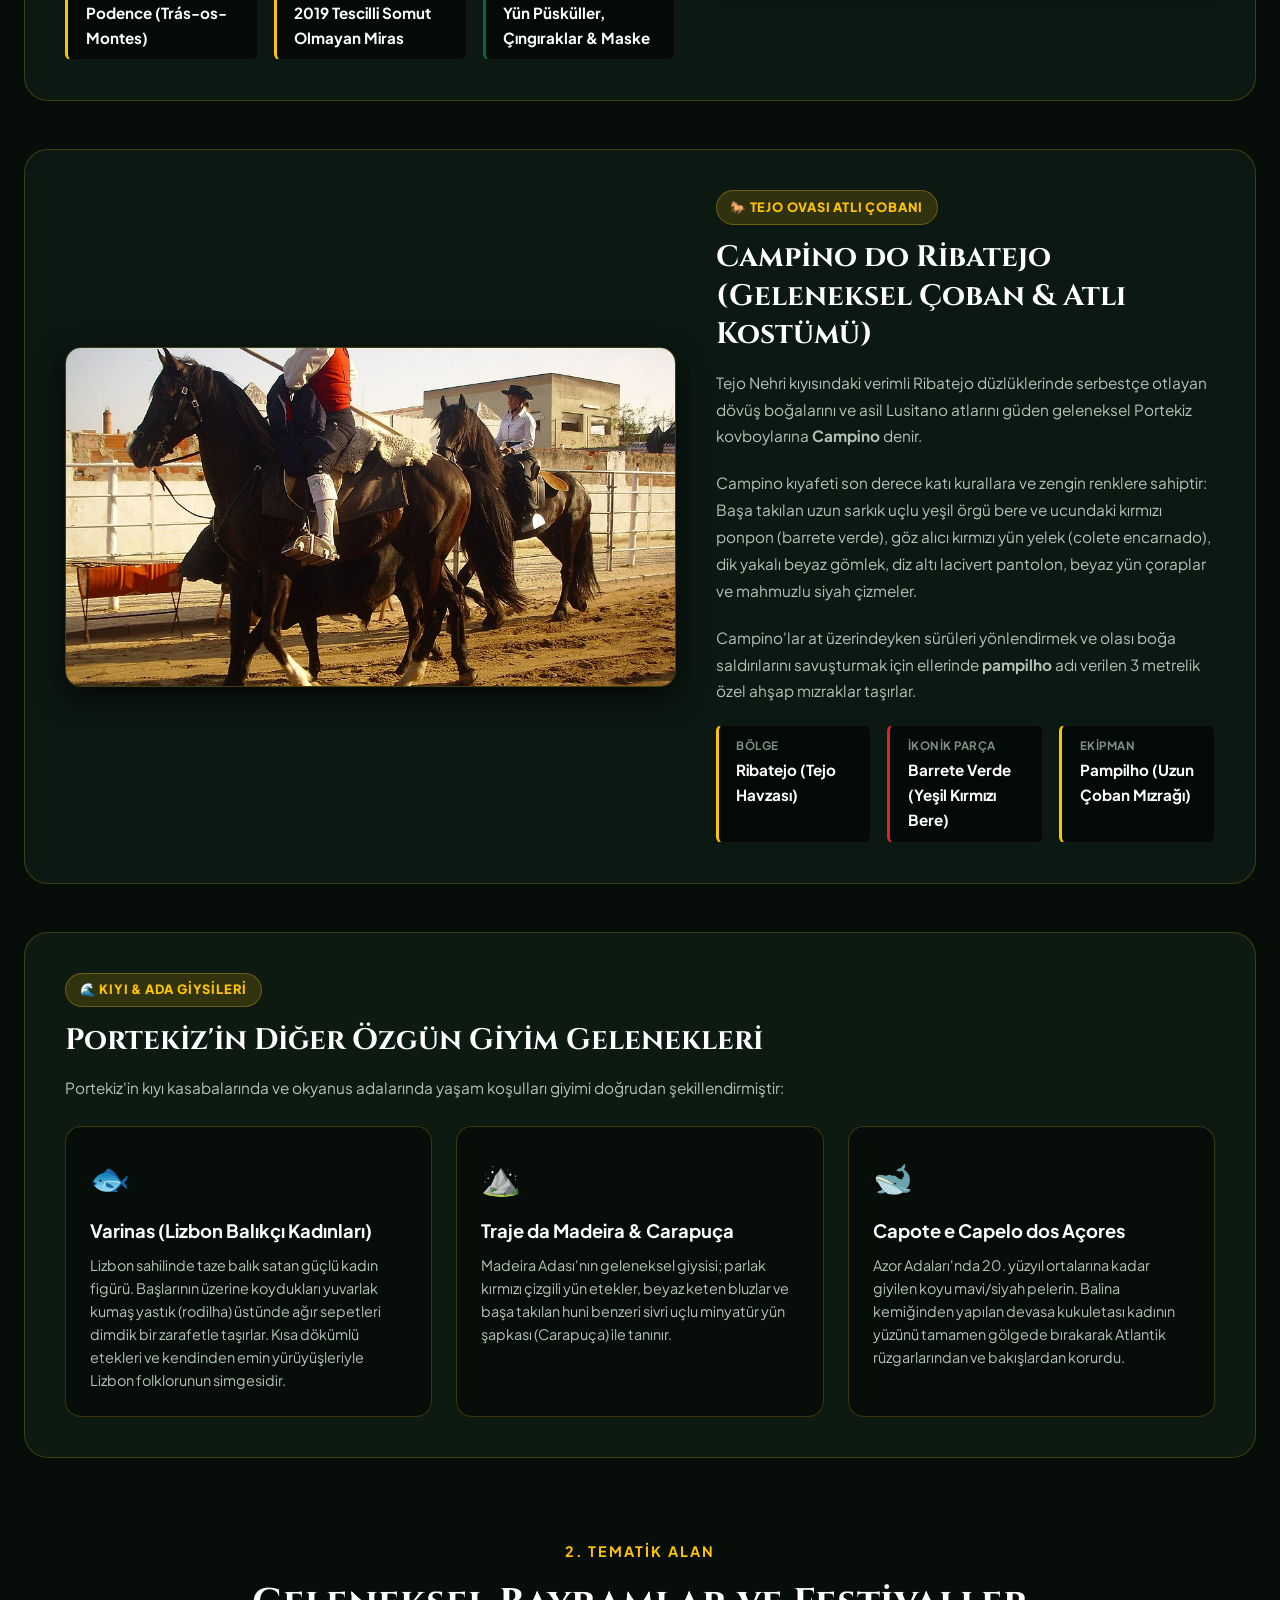
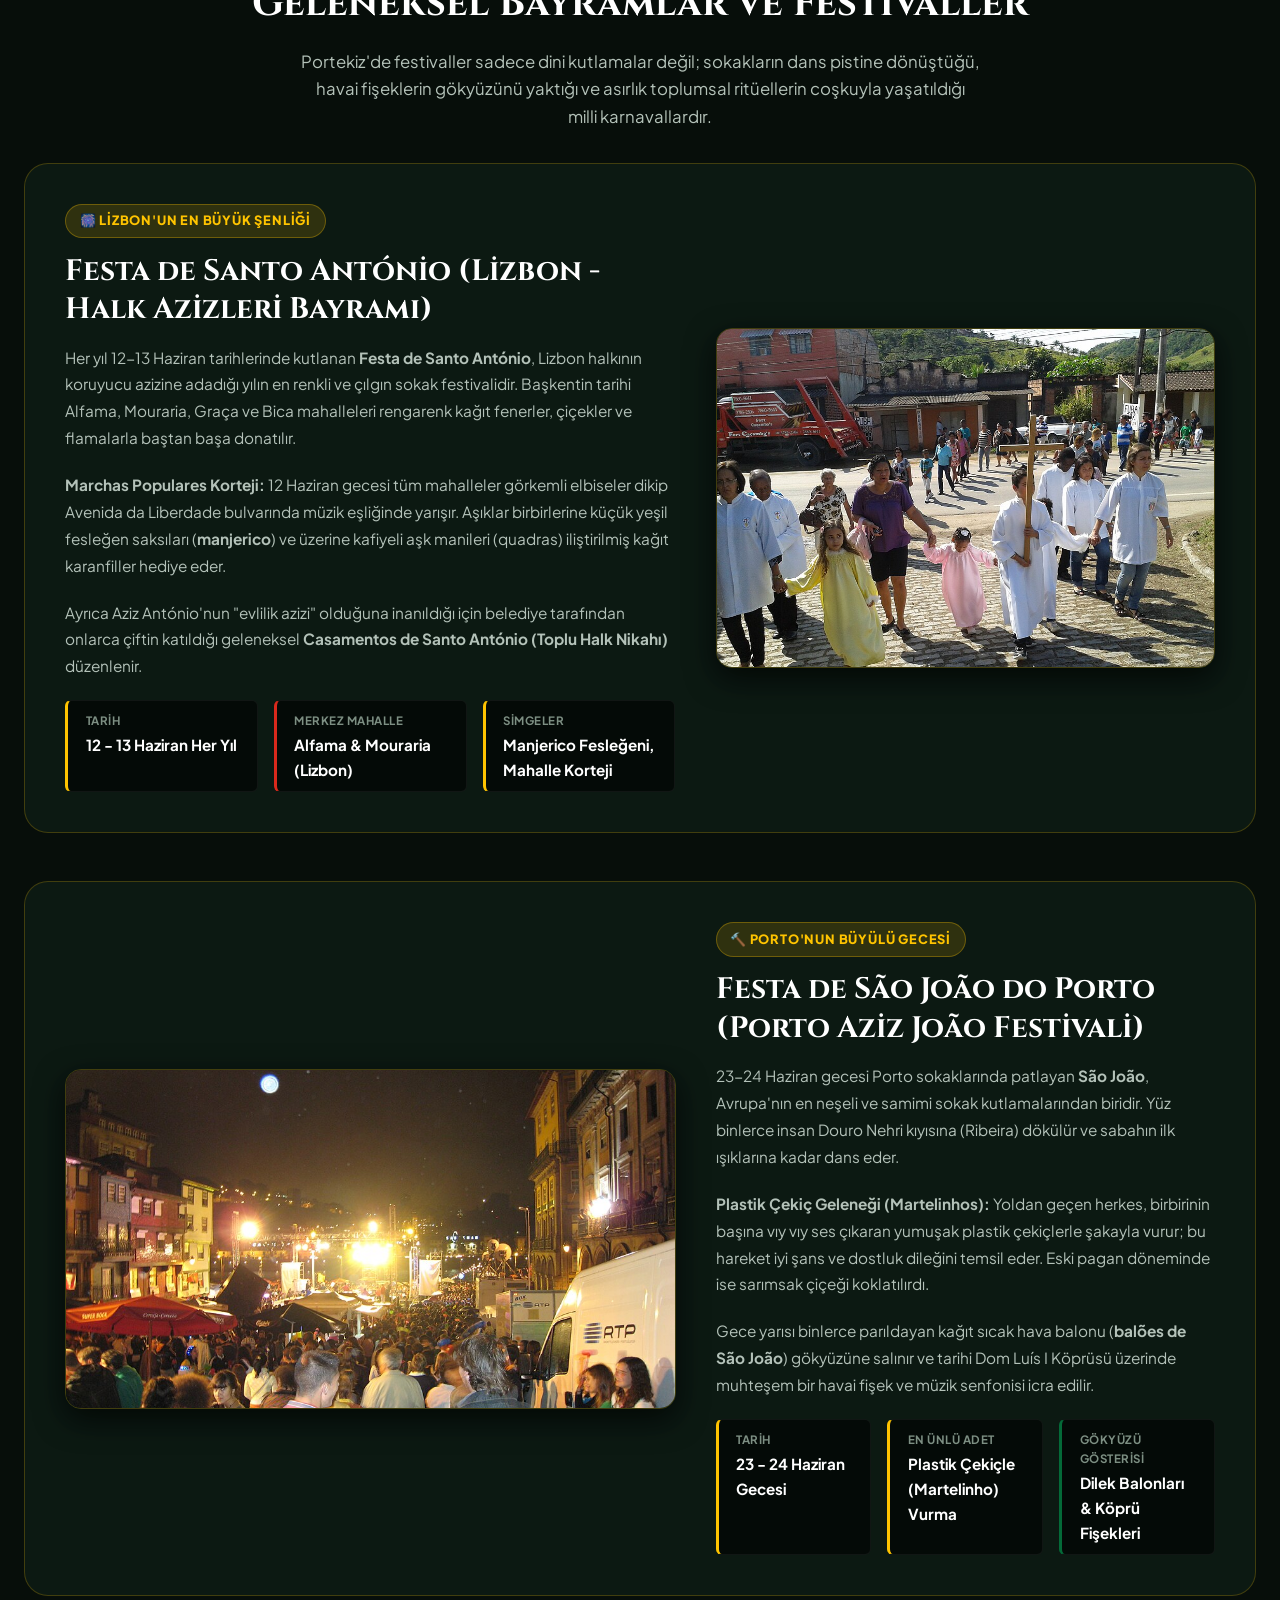
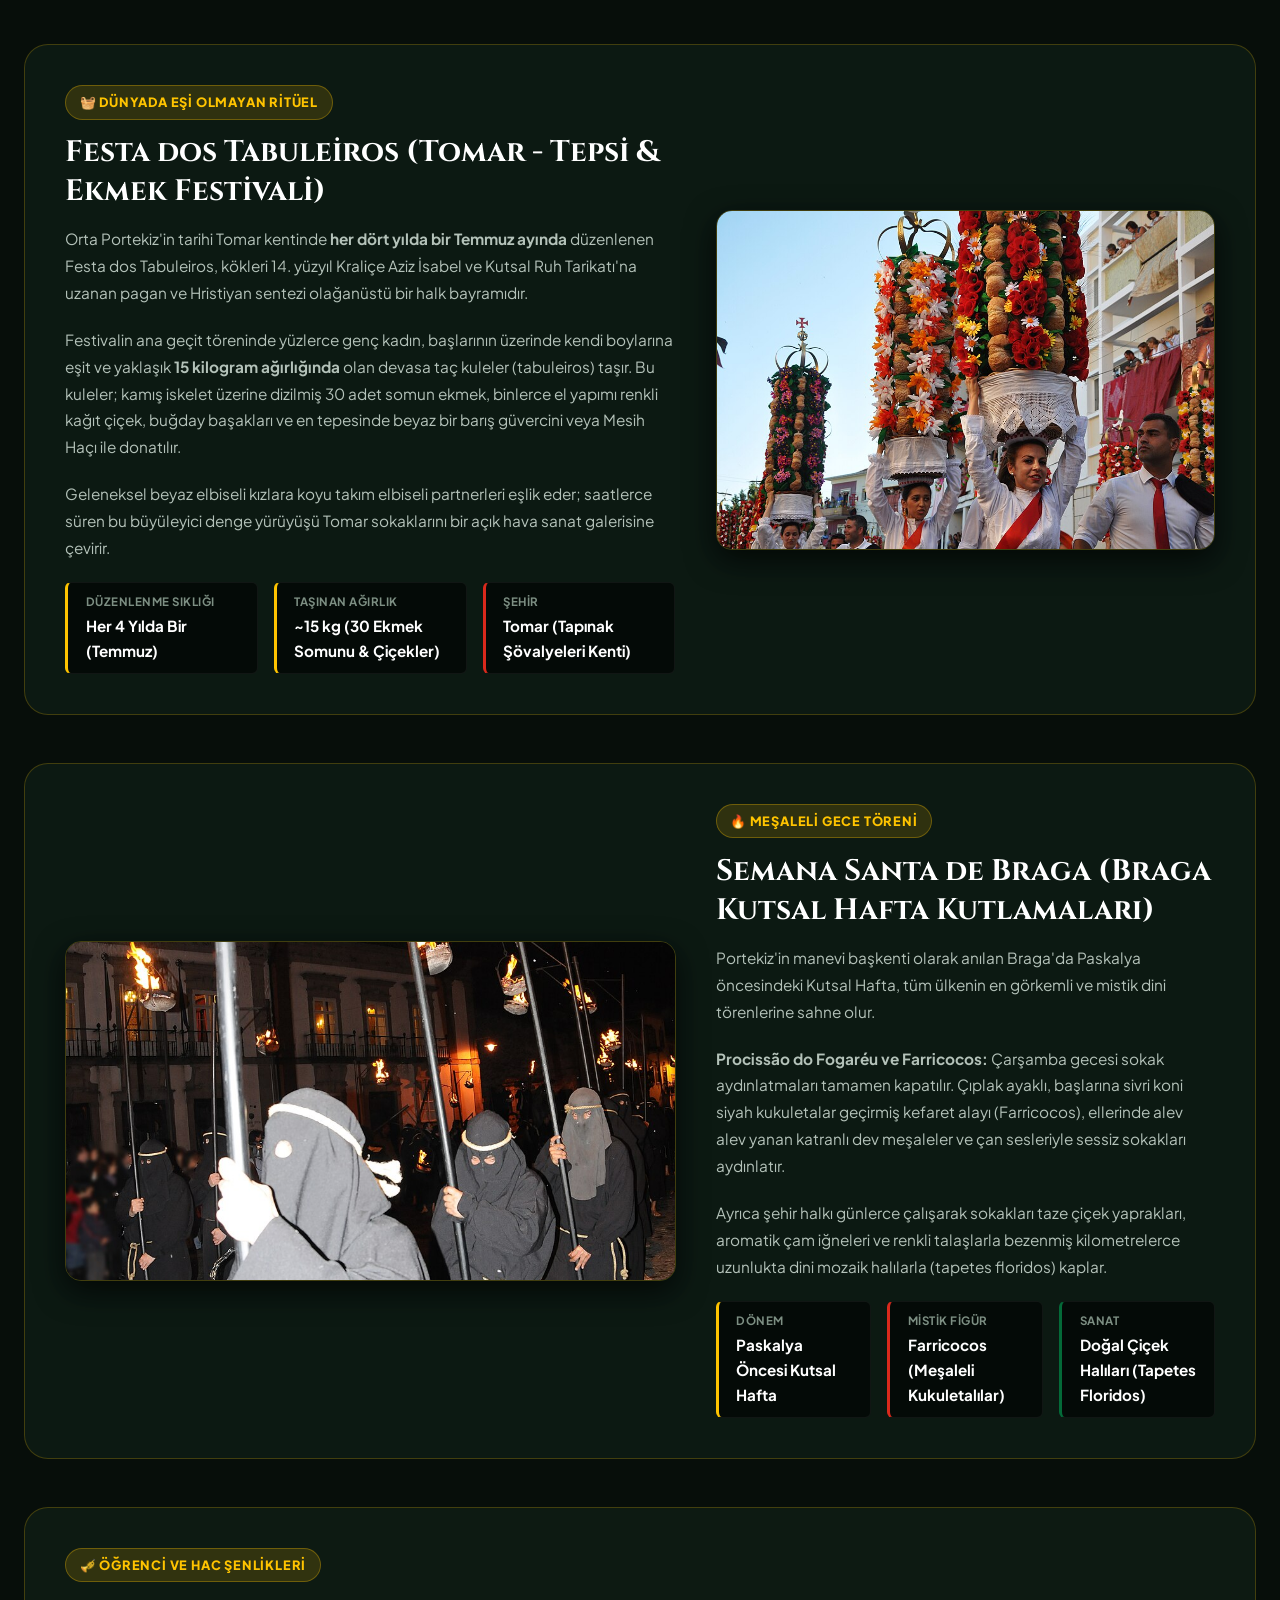
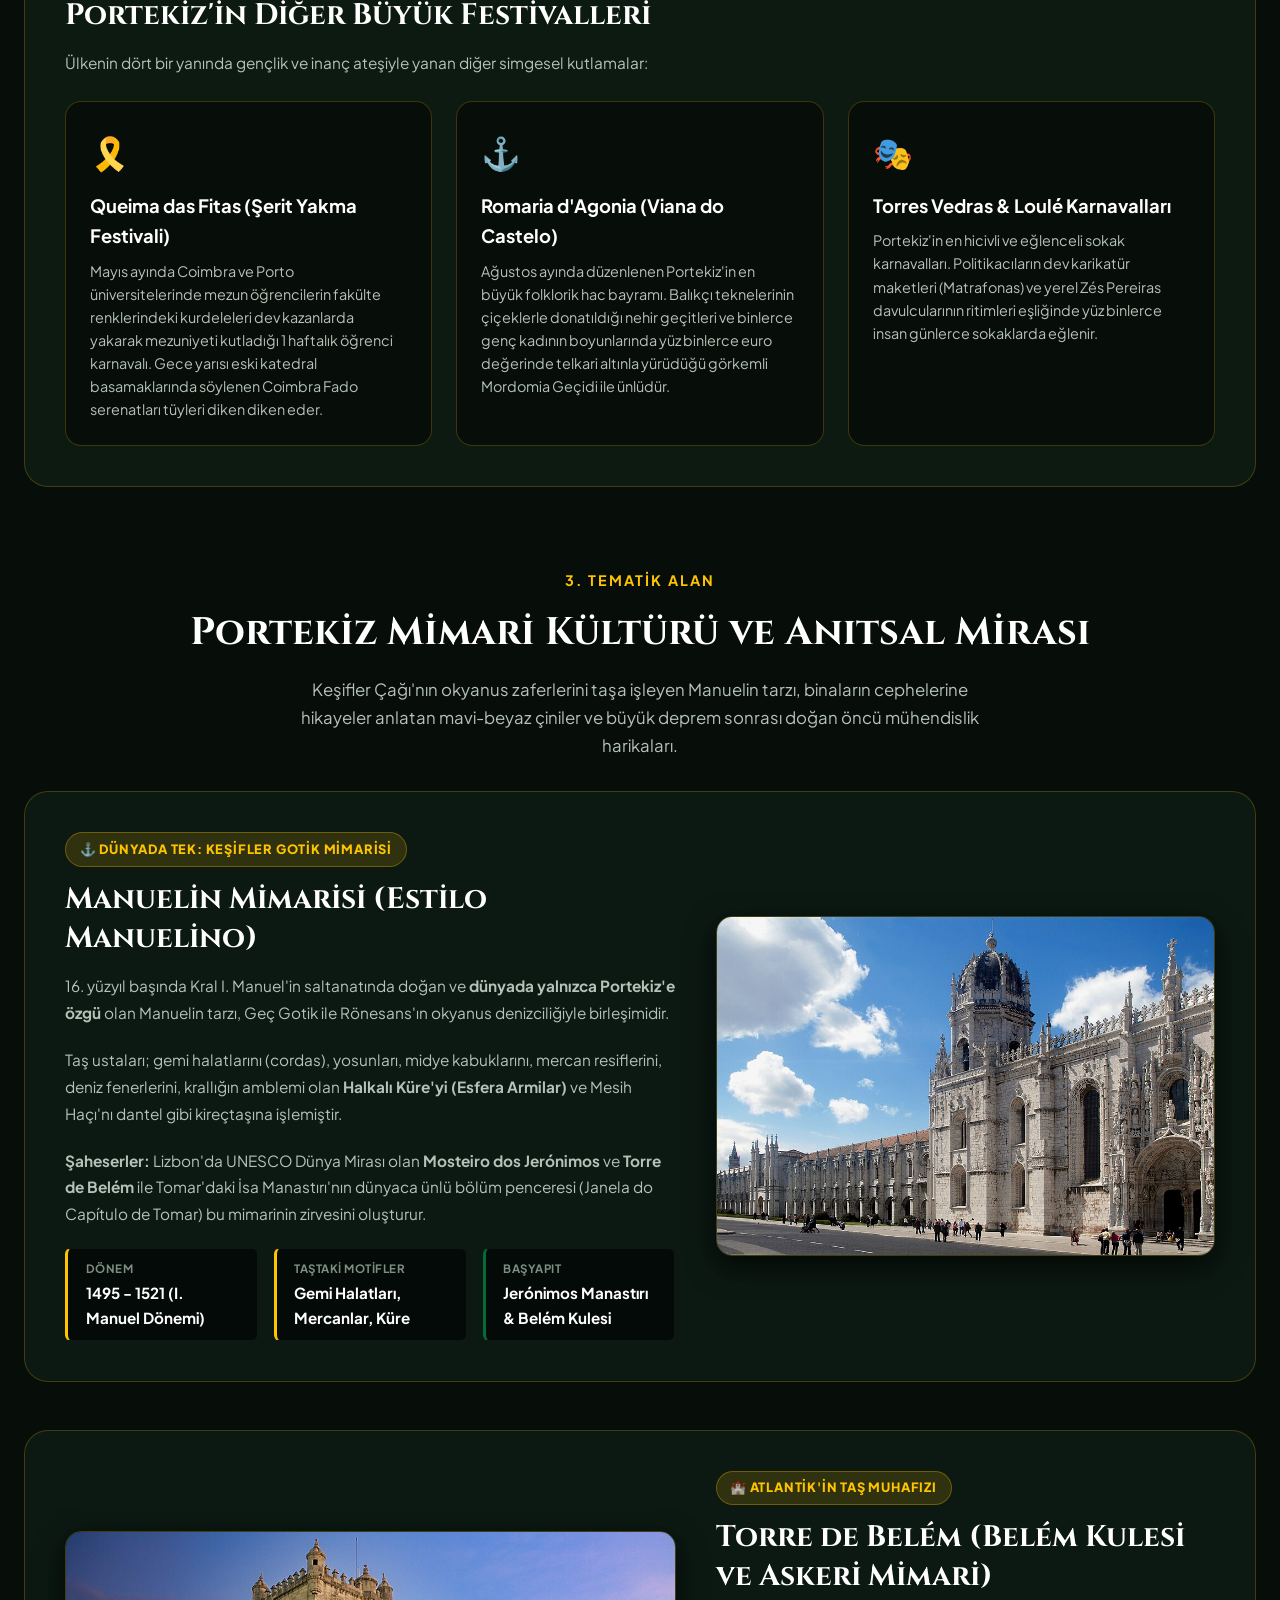
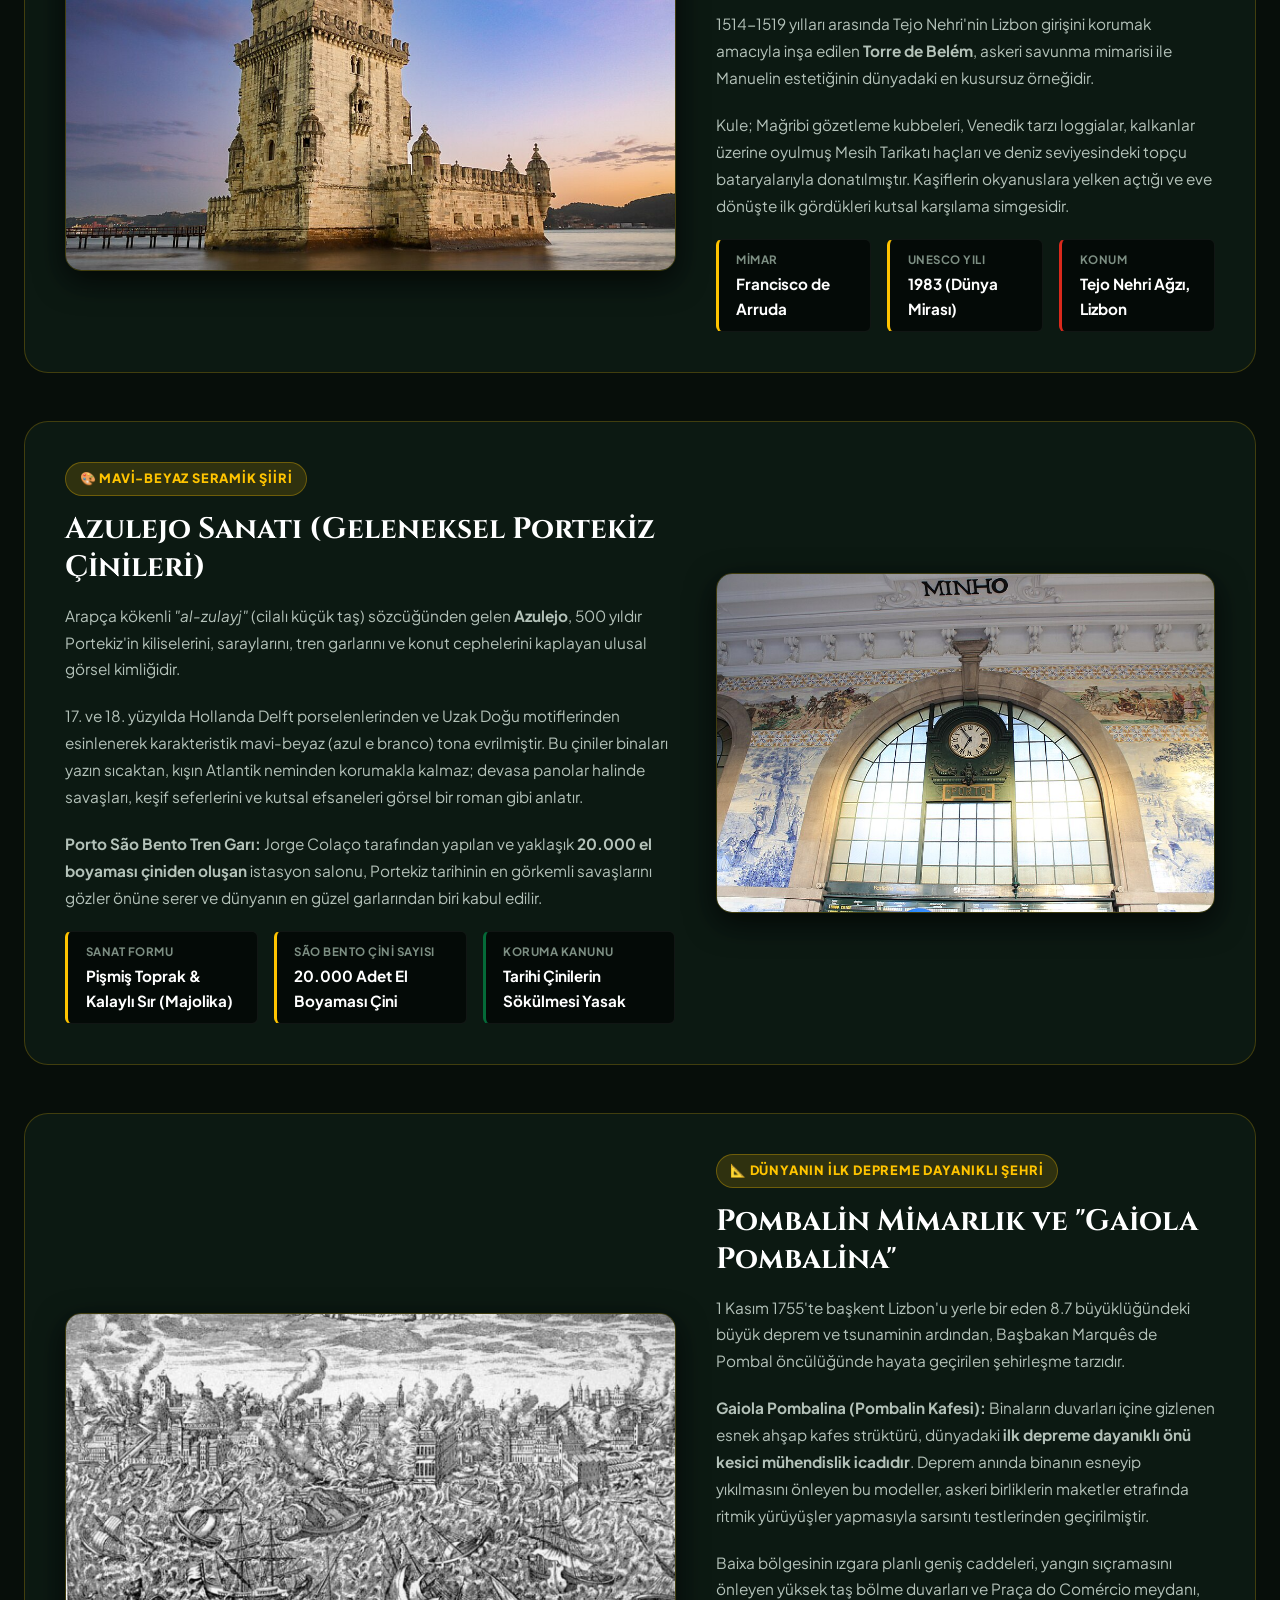
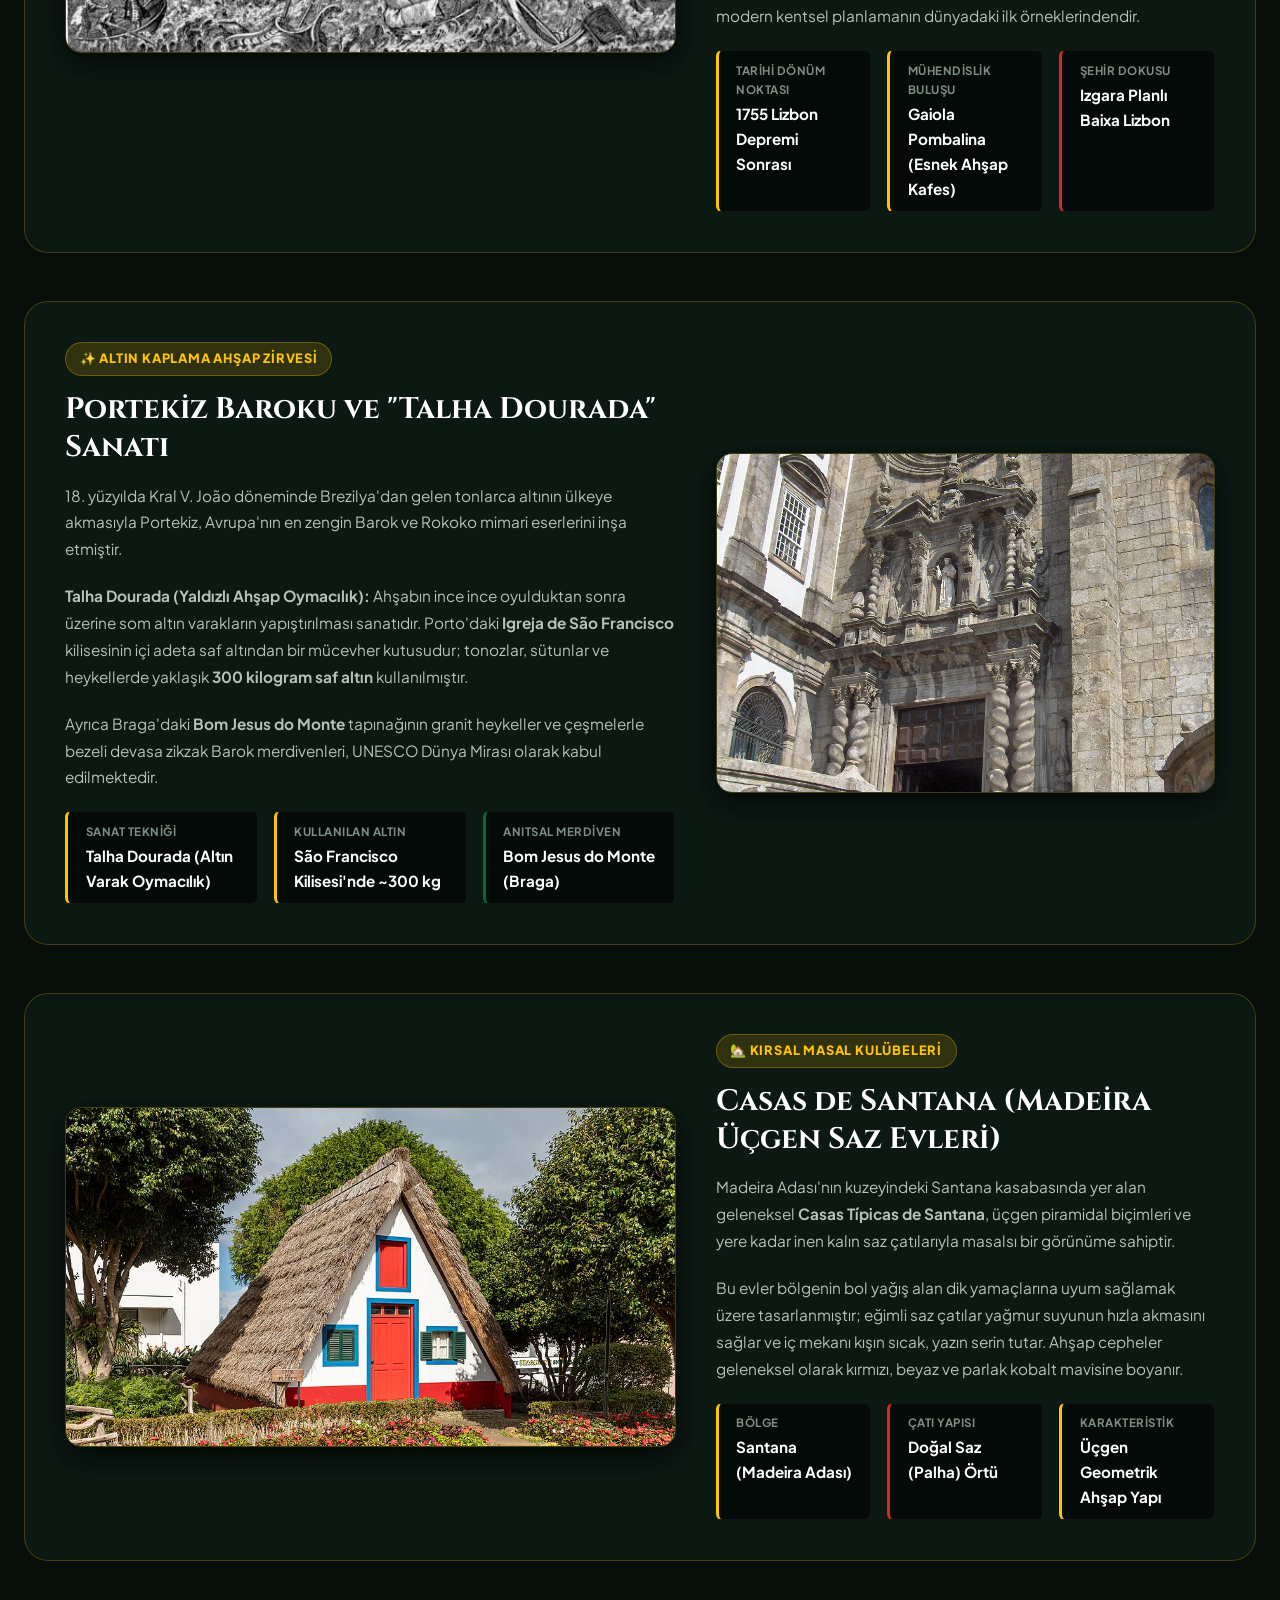
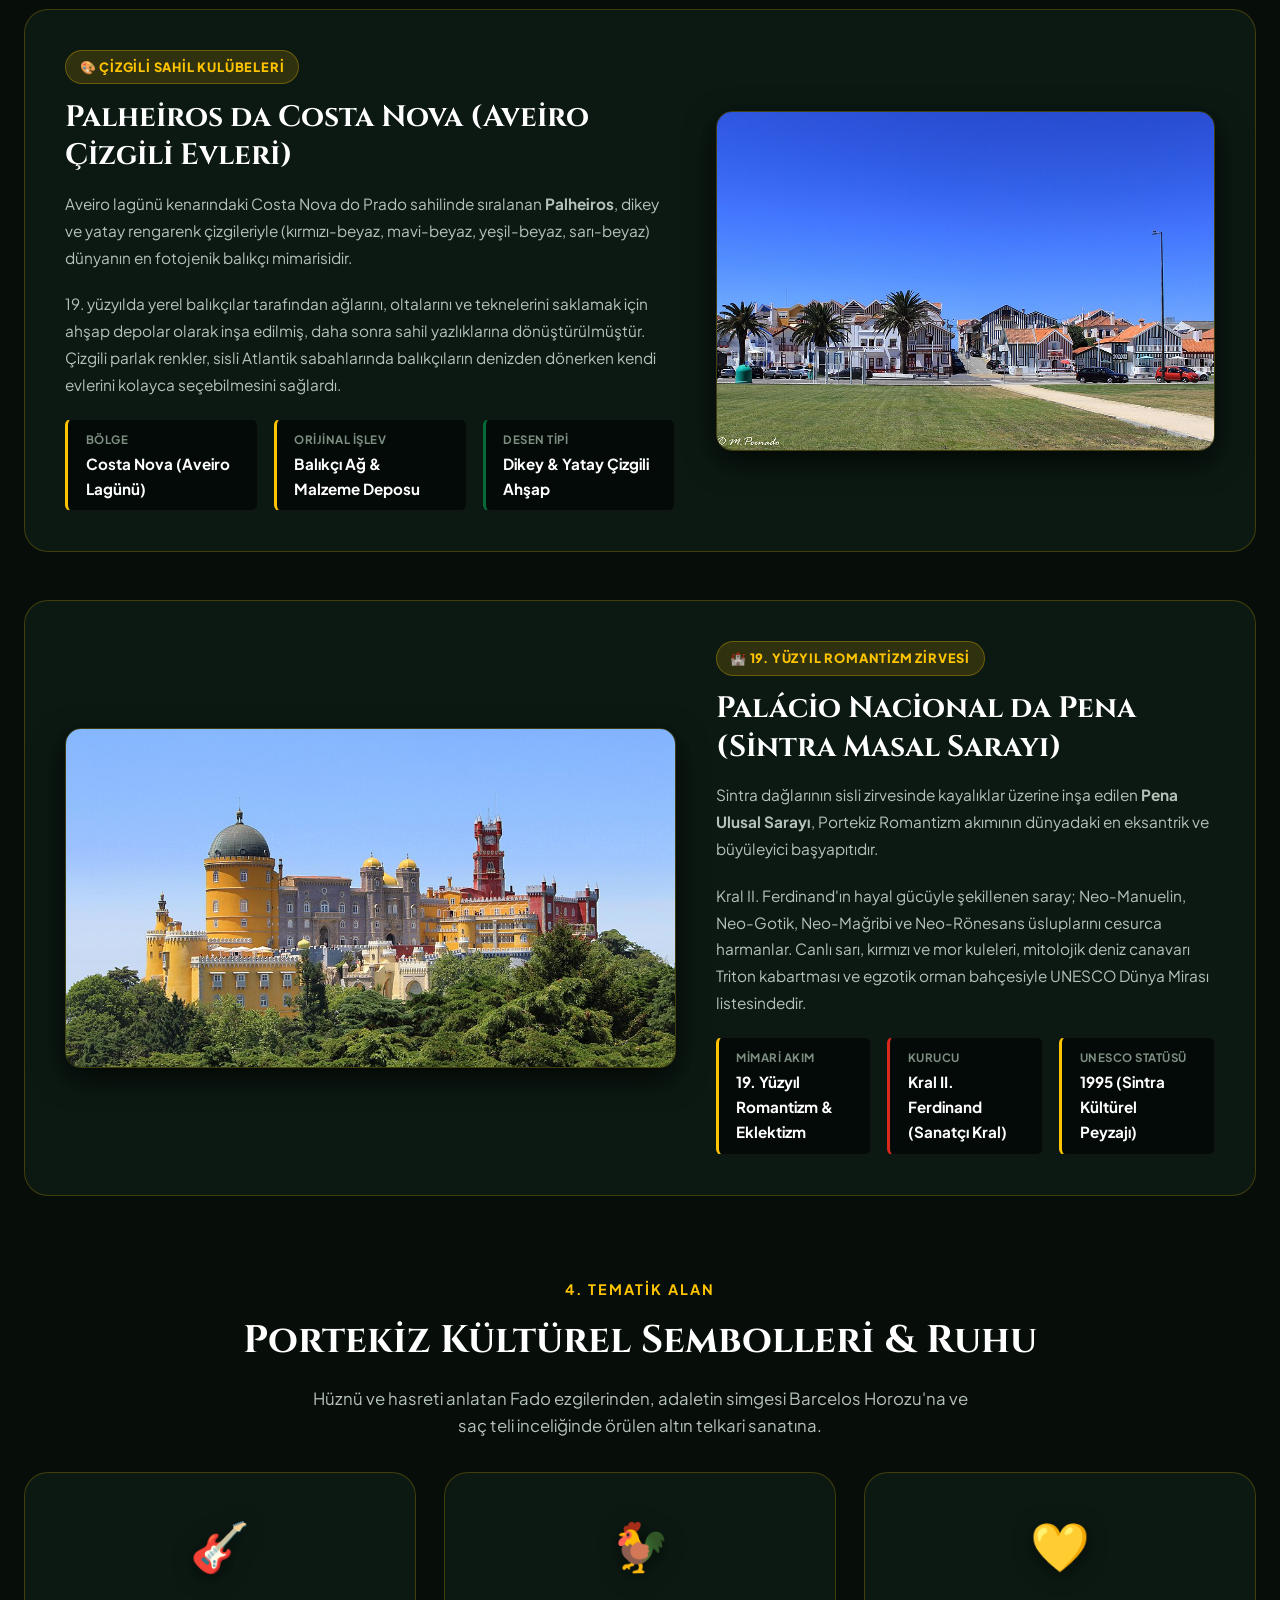
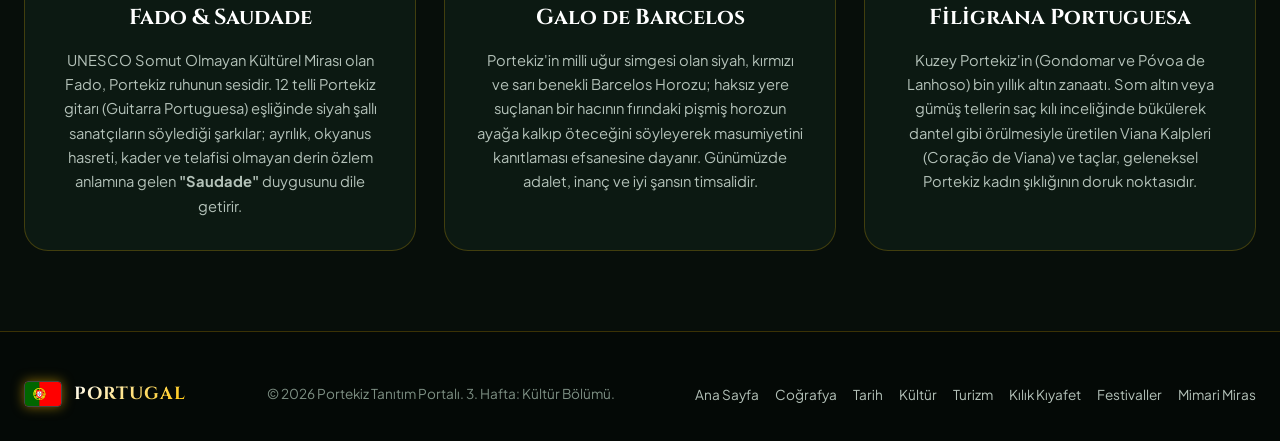
<file: kultur.html>
<!DOCTYPE html>
<html lang="tr">
<head>
  <meta charset="UTF-8">
  <meta name="viewport" content="width=device-width, initial-scale=1.0">
  <title>Portekiz Kültürü | Geleneksel Kıyafetler, Bayramlar, Festivaller ve Mimari Miras</title>
  
  <!-- Favicon: Portekiz Bayrağı -->
  <link rel="icon" type="image/svg+xml" href="assets/images/flag-of-portugal.svg">
  
  <!-- CSS Dosyası -->
  <link rel="stylesheet" href="css/style.css">

  <style>
    /* ===================================================================
       KÜLTÜR SAYFASI ÖZEL STİLLERİ
       =================================================================== */
    .cult-hero {
      background: linear-gradient(135deg, rgba(4, 106, 56, 0.32) 0%, rgba(255, 196, 0, 0.22) 50%, rgba(218, 41, 28, 0.32) 100%);
      border: 1px solid var(--border-color);
      border-radius: var(--radius-lg);
      padding: 3.5rem 2rem;
      text-align: center;
      margin-bottom: 3.5rem;
      position: relative;
      overflow: hidden;
    }
    .cult-hero::before {
      content: '';
      position: absolute;
      top: -50%;
      left: -50%;
      width: 200%;
      height: 200%;
      background: radial-gradient(circle, rgba(255, 196, 0, 0.08) 0%, transparent 60%);
      pointer-events: none;
      animation: rotateSlow 40s linear infinite;
    }
    @keyframes rotateSlow {
      from { transform: rotate(0deg); }
      to { transform: rotate(360deg); }
    }

    /* Kültür Bölüm Kartı */
    .cult-section-card {
      background: var(--bg-card);
      border: 1px solid var(--border-color);
      border-radius: var(--radius-lg);
      overflow: hidden;
      margin-bottom: 3rem;
      transition: var(--transition);
      position: relative;
    }
    .cult-section-card:hover {
      border-color: var(--border-glow);
      box-shadow: 0 16px 40px rgba(0,0,0,0.65), 0 0 20px rgba(255,196,0,0.15);
      transform: translateY(-4px);
    }
    .cult-content-grid {
      display: grid;
      grid-template-columns: 1.1fr 0.9fr;
      align-items: center;
      gap: 2.5rem;
      padding: 2.5rem;
    }
    .cult-content-grid.reverse .cult-img-wrap {
      order: -1;
    }
    .cult-img-wrap {
      border-radius: var(--radius-md);
      overflow: hidden;
      box-shadow: 0 10px 30px rgba(0,0,0,0.7);
      border: 1px solid var(--border-color);
      height: 340px;
      position: relative;
    }
    .cult-img {
      width: 100%;
      height: 100%;
      object-fit: cover;
      transition: transform 0.6s ease;
      cursor: zoom-in;
    }
    .cult-section-card:hover .cult-img {
      transform: scale(1.06);
    }
    .cult-badge-tag {
      display: inline-block;
      font-size: 0.8rem;
      font-weight: 800;
      color: var(--pt-gold);
      background: rgba(255,196,0,0.15);
      padding: 0.35rem 0.85rem;
      border-radius: 50px;
      margin-bottom: 0.85rem;
      text-transform: uppercase;
      letter-spacing: 0.8px;
      border: 1px solid rgba(255, 196, 0, 0.3);
    }
    .cult-card-title {
      font-family: 'Cinzel', serif;
      font-size: 1.85rem;
      color: #fff;
      margin-bottom: 1rem;
      line-height: 1.3;
    }
    .cult-card-desc {
      color: var(--text-muted);
      font-size: 0.96rem;
      line-height: 1.75;
      margin-bottom: 1.25rem;
    }
    .cult-stats-row {
      display: flex;
      gap: 1rem;
      flex-wrap: wrap;
      margin-top: 1.25rem;
    }
    .cult-stat-pill {
      background: rgba(0,0,0,0.55);
      border-left: 3px solid var(--pt-gold);
      padding: 0.6rem 1.1rem;
      border-radius: 6px;
      flex: 1;
      min-width: 140px;
      border-top: 1px solid rgba(255,255,255,0.05);
      border-right: 1px solid rgba(255,255,255,0.05);
      border-bottom: 1px solid rgba(255,255,255,0.05);
    }
    .cult-stat-label {
      font-size: 0.72rem;
      color: var(--text-dim);
      font-weight: 700;
      text-transform: uppercase;
      letter-spacing: 0.5px;
    }
    .cult-stat-val {
      font-size: 0.95rem;
      color: #fff;
      font-weight: 700;
      margin-top: 2px;
    }

    /* Kategori Filtresi */
    .filter-bar-container {
      display: flex;
      justify-content: center;
      gap: 0.75rem;
      margin-bottom: 3.5rem;
      flex-wrap: wrap;
    }
    .filter-pill-btn {
      background: rgba(0, 0, 0, 0.6);
      border: 1px solid var(--border-color);
      color: var(--text-muted);
      padding: 0.7rem 1.4rem;
      border-radius: 50px;
      font-weight: 700;
      font-size: 0.9rem;
      cursor: pointer;
      transition: var(--transition);
      display: inline-flex;
      align-items: center;
      gap: 0.5rem;
    }
    .filter-pill-btn:hover {
      border-color: var(--pt-gold);
      color: #fff;
      transform: translateY(-2px);
    }
    .filter-pill-btn.active {
      background: linear-gradient(135deg, var(--pt-green) 0%, #0d8a4d 100%);
      border-color: var(--pt-gold);
      color: #fff;
      box-shadow: 0 0 15px rgba(4, 106, 56, 0.6);
    }

    /* Mimarlık Özellik Gridleri */
    .arch-features-grid {
      display: grid;
      grid-template-columns: repeat(auto-fit, minmax(280px, 1fr));
      gap: 1.5rem;
      margin-top: 1.5rem;
    }
    .arch-feature-box {
      background: rgba(0, 0, 0, 0.45);
      border: 1px solid var(--border-color);
      border-radius: var(--radius-md);
      padding: 1.5rem;
      transition: var(--transition);
    }
    .arch-feature-box:hover {
      border-color: var(--pt-gold);
      transform: translateY(-3px);
    }
    .arch-feature-icon {
      font-size: 2rem;
      margin-bottom: 0.75rem;
    }
    .arch-feature-title {
      font-size: 1.15rem;
      color: #fff;
      font-weight: 700;
      margin-bottom: 0.5rem;
    }
    .arch-feature-desc {
      font-size: 0.9rem;
      color: var(--text-muted);
      line-height: 1.6;
    }

    /* Kültürel Sembol Kartları */
    .symbols-grid {
      display: grid;
      grid-template-columns: repeat(3, 1fr);
      gap: 1.75rem;
      margin-bottom: 3.5rem;
    }
    .symbol-card {
      background: var(--bg-card);
      border: 1px solid var(--border-color);
      border-radius: var(--radius-lg);
      padding: 2rem;
      transition: var(--transition);
      text-align: center;
    }
    .symbol-card:hover {
      border-color: var(--border-glow);
      transform: translateY(-6px);
      box-shadow: 0 15px 35px rgba(0,0,0,0.6);
    }
    .symbol-icon {
      font-size: 3rem;
      margin-bottom: 1rem;
      display: inline-block;
      filter: drop-shadow(0 4px 10px rgba(0,0,0,0.5));
    }
    .symbol-title {
      font-family: 'Cinzel', serif;
      font-size: 1.35rem;
      color: #fff;
      margin-bottom: 0.75rem;
    }
    .symbol-desc {
      color: var(--text-muted);
      font-size: 0.92rem;
      line-height: 1.65;
    }

    /* Sorumlu Tasarım (Responsive) */
    @media (max-width: 900px) {
      .cult-content-grid {
        grid-template-columns: 1fr;
        gap: 1.75rem;
        padding: 1.75rem;
      }
      .cult-content-grid.reverse .cult-img-wrap {
        order: 0;
      }
      .cult-img-wrap {
        height: 250px;
      }
      .cult-card-title {
        font-size: 1.5rem;
      }
      .symbols-grid {
        grid-template-columns: 1fr;
      }
    }
  </style>
</head>
<body>

  <!-- ===================================================================
       ÜST MENÜ (HEADER & NAVBAR)
       Hafta 3 yerine "Kültür" aktif
       =================================================================== -->
  <header class="main-header">
    <div class="nav-container">
      <a href="index.html" class="logo-area" title="Portekiz Ana Sayfa">
        <img src="assets/images/flag-of-portugal.svg" alt="Portekiz Bayrağı" class="logo-flag-icon">
        <span class="logo-text">PORTUGAL</span>
      </a>

      <!-- 10 Menü Öğesi: Hafta 1 Coğrafya, Hafta 2 Tarih, Hafta 3 Kültür -->
      <nav class="nav-menu-wrapper">
        <ul class="nav-menu">
          <li class="nav-item"><a href="index.html">Ana Sayfa</a></li>
          <li class="nav-item"><a href="cografya.html">Coğrafya</a></li>
          <li class="nav-item"><a href="tarih.html">Tarih</a></li>
          <li class="nav-item active"><a href="kultur.html">Kültür</a></li>
          <li class="nav-item"><a href="turizm.html">Turizm</a></li>
          <li class="nav-item"><a href="hafta-5.html">Hafta 5</a></li>
          <li class="nav-item"><a href="hafta-6.html">Hafta 6</a></li>
          <li class="nav-item"><a href="hafta-7.html">Hafta 7</a></li>
          <li class="nav-item"><a href="hafta-8.html">Hafta 8</a></li>
          <li class="nav-item"><a href="hafta-9.html">Hafta 9</a></li>
          <li class="nav-item"><a href="hafta-10.html">Hafta 10</a></li>
        </ul>
      </nav>
    </div>
  </header>

  <!-- ===================================================================
       KÜLTÜR HERO BÖLÜMÜ
       =================================================================== -->
  <main class="section">
    <div class="cult-hero">
      <span class="cult-badge-tag">🎭 3. Hafta Özel Bölümü</span>
      <h1 class="hero-title" style="font-size: 2.8rem; margin-bottom: 1rem;">
        Portekiz'in <span class="green">Büyüleyici</span> ve <span class="gold">Köklü</span> <span class="red">Kültürü</span>
      </h1>
      <p class="hero-desc" style="max-width: 820px; margin: 0 auto 1.75rem;">
        Atlantik rüzgarları ve Akdeniz sıcaklığıyla harmanlanan Portekiz kültürü; Kuzey Minho'nun altın telkari işlemeli geleneksel elbiselerinden Lizbon sokaklarını inleten halk azizleri festivallerine, Keşifler Çağı'nın eşsiz Manuelin taş işçiliğinden mavi-beyaz Azulejo çinilerine uzanan eşsiz bir mirasa sahiptir.
      </p>
      
      <!-- Hızlı Erişim Butonları -->
      <div style="display: flex; gap: 0.85rem; justify-content: center; flex-wrap: wrap;">
        <a href="#geleneksel-kiyafetler" class="btn btn-primary">👗 Geleneksel Kılık Kıyafet</a>
        <a href="#bayramlar-festivaller" class="btn btn-gold">🎉 Bayramlar & Festivaller</a>
        <a href="#mimari-kultur" class="btn btn-secondary">🏛️ Mimari Kültür & Sanat</a>
        <a href="#kulturel-semboller" class="btn btn-primary">🏺 Kültürel Semboller</a>
      </div>
    </div>

    <!-- ===================================================================
         BENTO ÖZET KARTLAR (KÜLTÜREL TEMELLER)
         =================================================================== -->
    <div class="facts-grid" style="margin-bottom: 3.5rem;">
      <div class="fact-card">
        <div class="fact-icon">👗</div>
        <div class="fact-label">Zengin Giyim Mirası</div>
        <div class="fact-value">Yöresel Kostümler</div>
        <div class="fact-note">Minho'nun altın işlemeli elbiselerinden Coimbra pelerinlerine uzanan asırlık kimlik.</div>
      </div>
      <div class="fact-card">
        <div class="fact-icon">🎊</div>
        <div class="fact-label">Yaşayan Bayramlar</div>
        <div class="fact-value">Halk Festivalleri</div>
        <div class="fact-note">Aziz António, São João, Tomar Tabuleiros ve meşaleli Braga ritüelleri.</div>
      </div>
      <div class="fact-card">
        <div class="fact-icon">🏛️</div>
        <div class="fact-label">Taşa Kazınan Sanat</div>
        <div class="fact-value">Manuelin & Azulejo</div>
        <div class="fact-note">Keşif denizciliğini taşa yansıtan Gotik süslemeler ve binlerce mavi-beyaz seramik çini.</div>
      </div>
      <div class="fact-card">
        <div class="fact-icon">📜</div>
        <div class="fact-label">Evrensel Değer</div>
        <div class="fact-value">UNESCO Mirasları</div>
        <div class="fact-note">Caretos karnavalı ve Jerónimos Manastırı gibi insanlığın ortak hazineleri.</div>
      </div>
    </div>

    <!-- ===================================================================
         KATEGORİ FİLTRELEME ÇUBUĞU
         =================================================================== -->
    <div class="filter-bar-container">
      <button class="filter-pill-btn active" data-filter="all">🌐 Tümü</button>
      <button class="filter-pill-btn" data-filter="kiyafet">👗 Geleneksel Kılık Kıyafet</button>
      <button class="filter-pill-btn" data-filter="festival">🎉 Bayramlar & Festivaller</button>
      <button class="filter-pill-btn" data-filter="mimari">🏛️ Mimari Kültür</button>
    </div>

    <!-- ===================================================================
         BÖLÜM 1: GELENEKSEL KILIK KIYAFET (PORTEKİZ HALK GİYİMİ)
         =================================================================== -->
    <div id="geleneksel-kiyafetler" class="section-header" style="margin-bottom: 2rem;">
      <span class="section-subtitle">1. Tematik Alan</span>
      <h2 class="section-title">Portekiz'in Geleneksel Kılık Kıyafeti</h2>
      <p class="section-desc">
        Kuzeyin bereketli dağ vadilerinden güneyin engin ovalarına ve Atlantik adalarına kadar her bölge; toplumsal statüyü, ailevi mirası ve zanaatkarlığı yansıtan benzersiz giyim gelenekleri geliştirmiştir.
      </p>
    </div>

    <!-- 1.1 Traje de Viana -->
    <div class="cult-section-card filter-target" data-category="kiyafet">
      <div class="cult-content-grid">
        <div>
          <span class="cult-badge-tag">👗 Kuzey Minho Zarafeti</span>
          <h3 class="cult-card-title">Traje de Viana (Minho / Viana do Castelo Kostümü)</h3>
          <p class="cult-card-desc">
            Portekiz'in en ünlü ve ikonik halk kıyafeti olan <strong>Traje à Vianesa</strong>, Minho bölgesindeki kadınların tarlalarda çalışırken ve bayramlarda giydiği köklü bir geleneği temsil eder. Parlak kırmızı, siyah ve beyaz yün kumaşlardan dikilen kıyafet; el dokuması çiçek desenli geniş etekler, örme renkli önlükler (aventais) ve saçaklı baş örtüleriyle tamamlanır.
          </p>
          <p class="cult-card-desc">
            Kıyafetin en görkemli parçası, göğsü kaplayan saf altından telkari kolyeler ve dünyaca ünlü <strong>Viana Kalbi (Coração de Viana)</strong> kolyeleridir. Bu altınlar aile mirası olarak anneden kıza aktarılır, genç kadının çeyizini ve bağımsızlığını simgeler.
          </p>
          <div class="cult-stats-row">
            <div class="cult-stat-pill">
              <div class="cult-stat-label">BÖLGE</div>
              <div class="cult-stat-val">Viana do Castelo (Minho)</div>
            </div>
            <div class="cult-stat-pill" style="border-left-color: var(--pt-red);">
              <div class="cult-stat-label">TEMEL MATERYAL</div>
              <div class="cult-stat-val">El Dokuma Yün, Keten & Saf Altın</div>
            </div>
            <div class="cult-stat-pill" style="border-left-color: var(--pt-green);">
              <div class="cult-stat-label">KULLANIM AMACI</div>
              <div class="cult-stat-val">Hac, Düğün & Romaria Şenlikleri</div>
            </div>
          </div>
        </div>
        <div class="cult-img-wrap">
          <img src="assets/images/traje-viana.jpg" alt="Traje de Viana Geleneksel Kostümü ve Desfile da Mordomia" class="cult-img culture-img">
        </div>
      </div>
    </div>

    <!-- 1.2 Capa e Batina -->
    <div class="cult-section-card filter-target" data-category="kiyafet">
      <div class="cult-content-grid reverse">
        <div>
          <span class="cult-badge-tag">🎓 Asırlık Akademi Geleneği</span>
          <h3 class="cult-card-title">Capa e Batina (Coimbra Akademik Kıyafeti & Pelerin Kültürü)</h3>
          <p class="cult-card-desc">
            Avrupa'nın en eski üniversitelerinden biri olan 1290 kuruluşlu Coimbra Üniversitesi'nin öğrencileri tarafından yüzyıllardır giyilen <strong>Capa e Batina</strong>; siyah cübbe, beyaz gömlek, kravat ve omuzlardan sarkan uzun siyah yün pelerinden oluşur.
          </p>
          <p class="cult-card-desc">
            <strong>Harry Potter Evrenine İlham:</strong> Yazar J.K. Rowling, 1990'ların başında Porto'da İngilizce öğretmenliği yaptığı dönemde bu pelerinli öğrencilerden derinden etkilenmiş ve Hogwarts öğrencilerinin cübbelerini tasarlarken Coimbra akademik kıyafetini model almıştır.
          </p>
          <p class="cult-card-desc">
            Gelenekte bu pelerinler asla yıkanmaz; mezuniyete kadar öğrencinin yaşadığı tüm anıları, sevinçleri ve üniversite tozunu üzerinde taşır. Pelerinin eteğine atılan küçük yırtıklar ise aşıkları ve derin dostlukları simgeler.
          </p>
          <div class="cult-stats-row">
            <div class="cult-stat-pill">
              <div class="cult-stat-label">KÖKEN YILI</div>
              <div class="cult-stat-val">1290'dan Günümüze</div>
            </div>
            <div class="cult-stat-pill" style="border-left-color: var(--pt-gold);">
              <div class="cult-stat-label">KÜLTÜREL ETKİ</div>
              <div class="cult-stat-val">Hogwarts Cübbelerinin İlham Kaynağı</div>
            </div>
            <div class="cult-stat-pill" style="border-left-color: var(--pt-red);">
              <div class="cult-stat-label">GİYENLER</div>
              <div class="cult-stat-val">Coimbra & Porto Üniversitesi Öğrencileri</div>
            </div>
          </div>
        </div>
        <div class="cult-img-wrap">
          <img src="assets/images/capa-batina-coimbra.jpg" alt="Capa e Batina Coimbra Akademik Kıyafeti" class="cult-img culture-img">
        </div>
      </div>
    </div>

    <!-- 1.3 Caretos de Podence -->
    <div class="cult-section-card filter-target" data-category="kiyafet">
      <div class="cult-content-grid">
        <div>
          <span class="cult-badge-tag">👹 UNESCO Somut Olmayan Miras</span>
          <h3 class="cult-card-title">Caretos de Podence (Trás-os-Montes Şeytani Karnaval Kostümü)</h3>
          <p class="cult-card-desc">
            Kuzeydoğu Portekiz'in dağlık Podence köyünde her yıl Karnaval döneminde (Entrudo Chocalheiro) ortaya çıkan <strong>Caretos</strong>; kırmızı, yeşil ve sarı kalın yün püsküllerle baştan aşağıya kaplanmış büyüleyici bir kostümdür.
          </p>
          <p class="cult-card-desc">
            Bellerine deri kemerlerle bağlanan onlarca pirinç inek çıngırağı (chocalhos) ve tenekeden veya deriden yapılan sivri burunlu şeytani maskeleriyle sokaklarda zıplayarak koşarlar. Bu arkaik ritüel; kışın soğuk karanlığını kovup baharın bereketini uyandırmayı ve toplumu arındırmayı amaçlar.
          </p>
          <p class="cult-card-desc">
            Bu asırlık halk ritüeli ve eşsiz kıyafet geleneği, 2019 yılında UNESCO tarafından <strong>İnsanlığın Somut Olmayan Kültürel Mirası</strong> olarak tescil edilmiştir.
          </p>
          <div class="cult-stats-row">
            <div class="cult-stat-pill">
              <div class="cult-stat-label">BÖLGE</div>
              <div class="cult-stat-val">Podence (Trás-os-Montes)</div>
            </div>
            <div class="cult-stat-pill" style="border-left-color: var(--pt-gold);">
              <div class="cult-stat-label">UNESCO STATÜSÜ</div>
              <div class="cult-stat-val">2019 Tescilli Somut Olmayan Miras</div>
            </div>
            <div class="cult-stat-pill" style="border-left-color: var(--pt-green);">
              <div class="cult-stat-label">SEMBOLLER</div>
              <div class="cult-stat-val">Yün Püsküller, Çıngıraklar & Maske</div>
            </div>
          </div>
        </div>
        <div class="cult-img-wrap">
          <img src="assets/images/caretos-podence.jpg" alt="Caretos de Podence Karnaval Kostümü" class="cult-img culture-img">
        </div>
      </div>
    </div>

    <!-- 1.4 Campino do Ribatejo -->
    <div class="cult-section-card filter-target" data-category="kiyafet">
      <div class="cult-content-grid reverse">
        <div>
          <span class="cult-badge-tag">🐎 Tejo Ovası Atlı Çobanı</span>
          <h3 class="cult-card-title">Campino do Ribatejo (Geleneksel Çoban & Atlı Kostümü)</h3>
          <p class="cult-card-desc">
            Tejo Nehri kıyısındaki verimli Ribatejo düzlüklerinde serbestçe otlayan dövüş boğalarını ve asil Lusitano atlarını güden geleneksel Portekiz kovboylarına <strong>Campino</strong> denir.
          </p>
          <p class="cult-card-desc">
            Campino kıyafeti son derece katı kurallara ve zengin renklere sahiptir: Başa takılan uzun sarkık uçlu yeşil örgü bere ve ucundaki kırmızı ponpon (barrete verde), göz alıcı kırmızı yün yelek (colete encarnado), dik yakalı beyaz gömlek, diz altı lacivert pantolon, beyaz yün çoraplar ve mahmuzlu siyah çizmeler.
          </p>
          <p class="cult-card-desc">
            Campino'lar at üzerindeyken sürüleri yönlendirmek ve olası boğa saldırılarını savuşturmak için ellerinde <strong>pampilho</strong> adı verilen 3 metrelik özel ahşap mızraklar taşırlar.
          </p>
          <div class="cult-stats-row">
            <div class="cult-stat-pill">
              <div class="cult-stat-label">BÖLGE</div>
              <div class="cult-stat-val">Ribatejo (Tejo Havzası)</div>
            </div>
            <div class="cult-stat-pill" style="border-left-color: var(--pt-red);">
              <div class="cult-stat-label">İKONİK PARÇA</div>
              <div class="cult-stat-val">Barrete Verde (Yeşil Kırmızı Bere)</div>
            </div>
            <div class="cult-stat-pill" style="border-left-color: var(--pt-gold);">
              <div class="cult-stat-label">EKİPMAN</div>
              <div class="cult-stat-val">Pampilho (Uzun Çoban Mızrağı)</div>
            </div>
          </div>
        </div>
        <div class="cult-img-wrap">
          <img src="assets/images/campino-ribatejo.jpg" alt="Campino do Ribatejo Geleneksel Atlı Kostümü" class="cult-img culture-img">
        </div>
      </div>
    </div>

    <!-- 1.5 Diğer Bölgesel Kıyafetler (Varina, Madeira & Azorlar) -->
    <div class="cult-section-card filter-target" data-category="kiyafet" style="background: rgba(14, 28, 20, 0.95);">
      <div style="padding: 2.5rem;">
        <span class="cult-badge-tag">🌊 Kıyı & Ada Giysileri</span>
        <h3 class="cult-card-title">Portekiz'in Diğer Özgün Giyim Gelenekleri</h3>
        <p class="cult-card-desc">
          Portekiz'in kıyı kasabalarında ve okyanus adalarında yaşam koşulları giyimi doğrudan şekillendirmiştir:
        </p>

        <div class="arch-features-grid">
          <div class="arch-feature-box">
            <div class="arch-feature-icon">🐟</div>
            <h4 class="arch-feature-title">Varinas (Lizbon Balıkçı Kadınları)</h4>
            <p class="arch-feature-desc">
              Lizbon sahilinde taze balık satan güçlü kadın figürü. Başlarının üzerine koydukları yuvarlak kumaş yastık (rodilha) üstünde ağır sepetleri dimdik bir zarafetle taşırlar. Kısa dökümlü etekleri ve kendinden emin yürüyüşleriyle Lizbon folklorunun simgesidir.
            </p>
          </div>
          <div class="arch-feature-box">
            <div class="arch-feature-icon">⛰️</div>
            <h4 class="arch-feature-title">Traje da Madeira & Carapuça</h4>
            <p class="arch-feature-desc">
              Madeira Adası'nın geleneksel giysisi; parlak kırmızı çizgili yün etekler, beyaz keten bluzlar ve başa takılan huni benzeri sivri uçlu minyatür yün şapkası (Carapuça) ile tanınır.
            </p>
          </div>
          <div class="arch-feature-box">
            <div class="arch-feature-icon">🐋</div>
            <h4 class="arch-feature-title">Capote e Capelo dos Açores</h4>
            <p class="arch-feature-desc">
              Azor Adaları'nda 20. yüzyıl ortalarına kadar giyilen koyu mavi/siyah pelerin. Balina kemiğinden yapılan devasa kukuletası kadının yüzünü tamamen gölgede bırakarak Atlantik rüzgarlarından ve bakışlardan korurdu.
            </p>
          </div>
        </div>
      </div>
    </div>

    <!-- ===================================================================
         BÖLÜM 2: GELENEKSEL BAYRAMLAR VE FESTİVALLER
         =================================================================== -->
    <div id="bayramlar-festivaller" class="section-header" style="margin-top: 5rem; margin-bottom: 2rem;">
      <span class="section-subtitle">2. Tematik Alan</span>
      <h2 class="section-title">Geleneksel Bayramlar ve Festivaller</h2>
      <p class="section-desc">
        Portekiz'de festivaller sadece dini kutlamalar değil; sokakların dans pistine dönüştüğü, havai fişeklerin gökyüzünü yaktığı ve asırlık toplumsal ritüellerin coşkuyla yaşatıldığı milli karnavallardır.
      </p>
    </div>

    <!-- 2.1 Festa de Santo António (Lizbon) -->
    <div class="cult-section-card filter-target" data-category="festival">
      <div class="cult-content-grid">
        <div>
          <span class="cult-badge-tag">🎆 Lizbon'un En Büyük Şenliği</span>
          <h3 class="cult-card-title">Festa de Santo António (Lizbon - Halk Azizleri Bayramı)</h3>
          <p class="cult-card-desc">
            Her yıl 12-13 Haziran tarihlerinde kutlanan <strong>Festa de Santo António</strong>, Lizbon halkının koruyucu azizine adadığı yılın en renkli ve çılgın sokak festivalidir. Başkentin tarihi Alfama, Mouraria, Graça ve Bica mahalleleri rengarenk kağıt fenerler, çiçekler ve flamalarla baştan başa donatılır.
          </p>
          <p class="cult-card-desc">
            <strong>Marchas Populares Korteji:</strong> 12 Haziran gecesi tüm mahalleler görkemli elbiseler dikip Avenida da Liberdade bulvarında müzik eşliğinde yarışır. Aşıklar birbirlerine küçük yeşil fesleğen saksıları (<strong>manjerico</strong>) ve üzerine kafiyeli aşk manileri (quadras) iliştirilmiş kağıt karanfiller hediye eder.
          </p>
          <p class="cult-card-desc">
            Ayrıca Aziz António'nun "evlilik azizi" olduğuna inanıldığı için belediye tarafından onlarca çiftin katıldığı geleneksel <strong>Casamentos de Santo António (Toplu Halk Nikahı)</strong> düzenlenir.
          </p>
          <div class="cult-stats-row">
            <div class="cult-stat-pill">
              <div class="cult-stat-label">TARİH</div>
              <div class="cult-stat-val">12 - 13 Haziran Her Yıl</div>
            </div>
            <div class="cult-stat-pill" style="border-left-color: var(--pt-red);">
              <div class="cult-stat-label">MERKEZ MAHALLE</div>
              <div class="cult-stat-val">Alfama & Mouraria (Lizbon)</div>
            </div>
            <div class="cult-stat-pill" style="border-left-color: var(--pt-gold);">
              <div class="cult-stat-label">SİMGELER</div>
              <div class="cult-stat-val">Manjerico Fesleğeni, Mahalle Korteji</div>
            </div>
          </div>
        </div>
        <div class="cult-img-wrap">
          <img src="assets/images/festa-santo-antonio.jpg" alt="Lizbon Festa de Santo Antonio Dini ve Halk Kutlamaları" class="cult-img culture-img">
        </div>
      </div>
    </div>

    <!-- 2.2 Festa de São João do Porto -->
    <div class="cult-section-card filter-target" data-category="festival">
      <div class="cult-content-grid reverse">
        <div>
          <span class="cult-badge-tag">🔨 Porto'nun Büyülü Gecesi</span>
          <h3 class="cult-card-title">Festa de São João do Porto (Porto Aziz João Festivali)</h3>
          <p class="cult-card-desc">
            23-24 Haziran gecesi Porto sokaklarında patlayan <strong>São João</strong>, Avrupa'nın en neşeli ve samimi sokak kutlamalarından biridir. Yüz binlerce insan Douro Nehri kıyısına (Ribeira) dökülür ve sabahın ilk ışıklarına kadar dans eder.
          </p>
          <p class="cult-card-desc">
            <strong>Plastik Çekiç Geleneği (Martelinhos):</strong> Yoldan geçen herkes, birbirinin başına vıy vıy ses çıkaran yumuşak plastik çekiçlerle şakayla vurur; bu hareket iyi şans ve dostluk dileğini temsil eder. Eski pagan döneminde ise sarımsak çiçeği koklatılırdı.
          </p>
          <p class="cult-card-desc">
            Gece yarısı binlerce parıldayan kağıt sıcak hava balonu (<strong>balões de São João</strong>) gökyüzüne salınır ve tarihi Dom Luís I Köprüsü üzerinde muhteşem bir havai fişek ve müzik senfonisi icra edilir.
          </p>
          <div class="cult-stats-row">
            <div class="cult-stat-pill">
              <div class="cult-stat-label">TARİH</div>
              <div class="cult-stat-val">23 - 24 Haziran Gecesi</div>
            </div>
            <div class="cult-stat-pill" style="border-left-color: var(--pt-gold);">
              <div class="cult-stat-label">EN ÜNLÜ ADET</div>
              <div class="cult-stat-val">Plastik Çekiçle (Martelinho) Vurma</div>
            </div>
            <div class="cult-stat-pill" style="border-left-color: var(--pt-green);">
              <div class="cult-stat-label">GÖKYÜZÜ GÖSTERİSİ</div>
              <div class="cult-stat-val">Dilek Balonları & Köprü Fişekleri</div>
            </div>
          </div>
        </div>
        <div class="cult-img-wrap">
          <img src="assets/images/festa-sao-joao.jpg" alt="Porto Festa de Sao Joao Sokak Kutlamaları" class="cult-img culture-img">
        </div>
      </div>
    </div>

    <!-- 2.3 Festa dos Tabuleiros (Tomar) -->
    <div class="cult-section-card filter-target" data-category="festival">
      <div class="cult-content-grid">
        <div>
          <span class="cult-badge-tag">🧺 Dünyada Eşi Olmayan Ritüel</span>
          <h3 class="cult-card-title">Festa dos Tabuleiros (Tomar - Tepsi & Ekmek Festivali)</h3>
          <p class="cult-card-desc">
            Orta Portekiz'in tarihi Tomar kentinde <strong>her dört yılda bir Temmuz ayında</strong> düzenlenen Festa dos Tabuleiros, kökleri 14. yüzyıl Kraliçe Aziz İsabel ve Kutsal Ruh Tarikatı'na uzanan pagan ve Hristiyan sentezi olağanüstü bir halk bayramıdır.
          </p>
          <p class="cult-card-desc">
            Festivalin ana geçit töreninde yüzlerce genç kadın, başlarının üzerinde kendi boylarına eşit ve yaklaşık <strong>15 kilogram ağırlığında</strong> olan devasa taç kuleler (tabuleiros) taşır. Bu kuleler; kamış iskelet üzerine dizilmiş 30 adet somun ekmek, binlerce el yapımı renkli kağıt çiçek, buğday başakları ve en tepesinde beyaz bir barış güvercini veya Mesih Haçı ile donatılır.
          </p>
          <p class="cult-card-desc">
            Geleneksel beyaz elbiseli kızlara koyu takım elbiseli partnerleri eşlik eder; saatlerce süren bu büyüleyici denge yürüyüşü Tomar sokaklarını bir açık hava sanat galerisine çevirir.
          </p>
          <div class="cult-stats-row">
            <div class="cult-stat-pill">
              <div class="cult-stat-label">DÜZENLENME SIKLIĞI</div>
              <div class="cult-stat-val">Her 4 Yılda Bir (Temmuz)</div>
            </div>
            <div class="cult-stat-pill" style="border-left-color: var(--pt-gold);">
              <div class="cult-stat-label">TAŞINAN AĞIRLIK</div>
              <div class="cult-stat-val">~15 kg (30 Ekmek Somunu & Çiçekler)</div>
            </div>
            <div class="cult-stat-pill" style="border-left-color: var(--pt-red);">
              <div class="cult-stat-label">ŞEHİR</div>
              <div class="cult-stat-val">Tomar (Tapınak Şövalyeleri Kenti)</div>
            </div>
          </div>
        </div>
        <div class="cult-img-wrap">
          <img src="assets/images/festa-tabuleiros.jpg" alt="Festa dos Tabuleiros Tomar Tepsi Festivali" class="cult-img culture-img">
        </div>
      </div>
    </div>

    <!-- 2.4 Semana Santa de Braga -->
    <div class="cult-section-card filter-target" data-category="festival">
      <div class="cult-content-grid reverse">
        <div>
          <span class="cult-badge-tag">🔥 Meşaleli Gece Töreni</span>
          <h3 class="cult-card-title">Semana Santa de Braga (Braga Kutsal Hafta Kutlamaları)</h3>
          <p class="cult-card-desc">
            Portekiz'in manevi başkenti olarak anılan Braga'da Paskalya öncesindeki Kutsal Hafta, tüm ülkenin en görkemli ve mistik dini törenlerine sahne olur.
          </p>
          <p class="cult-card-desc">
            <strong>Procissão do Fogaréu ve Farricocos:</strong> Çarşamba gecesi sokak aydınlatmaları tamamen kapatılır. Çıplak ayaklı, başlarına sivri koni siyah kukuletalar geçirmiş kefaret alayı (Farricocos), ellerinde alev alev yanan katranlı dev meşaleler ve çan sesleriyle sessiz sokakları aydınlatır.
          </p>
          <p class="cult-card-desc">
            Ayrıca şehir halkı günlerce çalışarak sokakları taze çiçek yaprakları, aromatik çam iğneleri ve renkli talaşlarla bezenmiş kilometrelerce uzunlukta dini mozaik halılarla (tapetes floridos) kaplar.
          </p>
          <div class="cult-stats-row">
            <div class="cult-stat-pill">
              <div class="cult-stat-label">DÖNEM</div>
              <div class="cult-stat-val">Paskalya Öncesi Kutsal Hafta</div>
            </div>
            <div class="cult-stat-pill" style="border-left-color: var(--pt-red);">
              <div class="cult-stat-label">MİSTİK FİGÜR</div>
              <div class="cult-stat-val">Farricocos (Meşaleli Kukuletalılar)</div>
            </div>
            <div class="cult-stat-pill" style="border-left-color: var(--pt-green);">
              <div class="cult-stat-label">SANAT</div>
              <div class="cult-stat-val">Doğal Çiçek Halıları (Tapetes Floridos)</div>
            </div>
          </div>
        </div>
        <div class="cult-img-wrap">
          <img src="assets/images/braga-semana-santa.jpg" alt="Semana Santa de Braga Farricocos Meşale Alayı" class="cult-img culture-img">
        </div>
      </div>
    </div>

    <!-- 2.5 Diğer Kutlamalar: Queima das Fitas & Romaria da Agonia -->
    <div class="cult-section-card filter-target" data-category="festival" style="background: rgba(14, 28, 20, 0.95);">
      <div style="padding: 2.5rem;">
        <span class="cult-badge-tag">🎺 Öğrenci ve Hac Şenlikleri</span>
        <h3 class="cult-card-title">Portekiz'in Diğer Büyük Festivalleri</h3>
        <p class="cult-card-desc">
          Ülkenin dört bir yanında gençlik ve inanç ateşiyle yanan diğer simgesel kutlamalar:
        </p>

        <div class="arch-features-grid">
          <div class="arch-feature-box">
            <div class="arch-feature-icon">🎗️</div>
            <h4 class="arch-feature-title">Queima das Fitas (Şerit Yakma Festivali)</h4>
            <p class="arch-feature-desc">
              Mayıs ayında Coimbra ve Porto üniversitelerinde mezun öğrencilerin fakülte renklerindeki kurdeleleri dev kazanlarda yakarak mezuniyeti kutladığı 1 haftalık öğrenci karnavalı. Gece yarısı eski katedral basamaklarında söylenen Coimbra Fado serenatları tüyleri diken diken eder.
            </p>
          </div>
          <div class="arch-feature-box">
            <div class="arch-feature-icon">⚓</div>
            <h4 class="arch-feature-title">Romaria d'Agonia (Viana do Castelo)</h4>
            <p class="arch-feature-desc">
              Ağustos ayında düzenlenen Portekiz'in en büyük folklorik hac bayramı. Balıkçı teknelerinin çiçeklerle donatıldığı nehir geçitleri ve binlerce genç kadının boyunlarında yüz binlerce euro değerinde telkari altınla yürüdüğü görkemli Mordomia Geçidi ile ünlüdür.
            </p>
          </div>
          <div class="arch-feature-box">
            <div class="arch-feature-icon">🎭</div>
            <h4 class="arch-feature-title">Torres Vedras & Loulé Karnavalları</h4>
            <p class="arch-feature-desc">
              Portekiz'in en hicivli ve eğlenceli sokak karnavalları. Politikacıların dev karikatür maketleri (Matrafonas) ve yerel Zés Pereiras davulcularının ritimleri eşliğinde yüz binlerce insan günlerce sokaklarda eğlenir.
            </p>
          </div>
        </div>
      </div>
    </div>

    <!-- ===================================================================
         BÖLÜM 3: MİMARİ KÜLTÜR (PORTEKİZ'İN TAŞ VE ÇİNİ MİRASI)
         =================================================================== -->
    <div id="mimari-kultur" class="section-header" style="margin-top: 5rem; margin-bottom: 2rem;">
      <span class="section-subtitle">3. Tematik Alan</span>
      <h2 class="section-title">Portekiz Mimari Kültürü ve Anıtsal Mirası</h2>
      <p class="section-desc">
        Keşifler Çağı'nın okyanus zaferlerini taşa işleyen Manuelin tarzı, binaların cephelerine hikayeler anlatan mavi-beyaz çiniler ve büyük deprem sonrası doğan öncü mühendislik harikaları.
      </p>
    </div>

    <!-- 3.1 Manuelin Tarzı Mimari -->
    <div class="cult-section-card filter-target" data-category="mimari">
      <div class="cult-content-grid">
        <div>
          <span class="cult-badge-tag">⚓ Dünyada Tek: Keşifler Gotik Mimarisi</span>
          <h3 class="cult-card-title">Manuelin Mimarisi (Estilo Manuelino)</h3>
          <p class="cult-card-desc">
            16. yüzyıl başında Kral I. Manuel'in saltanatında doğan ve <strong>dünyada yalnızca Portekiz'e özgü</strong> olan Manuelin tarzı, Geç Gotik ile Rönesans'ın okyanus denizciliğiyle birleşimidir.
          </p>
          <p class="cult-card-desc">
            Taş ustaları; gemi halatlarını (cordas), yosunları, midye kabuklarını, mercan resiflerini, deniz fenerlerini, krallığın amblemi olan <strong>Halkalı Küre'yi (Esfera Armilar)</strong> ve Mesih Haçı'nı dantel gibi kireçtaşına işlemiştir.
          </p>
          <p class="cult-card-desc">
            <strong>Şaheserler:</strong> Lizbon'da UNESCO Dünya Mirası olan <strong>Mosteiro dos Jerónimos</strong> ve <strong>Torre de Belém</strong> ile Tomar'daki İsa Manastırı'nın dünyaca ünlü bölüm penceresi (Janela do Capítulo de Tomar) bu mimarinin zirvesini oluşturur.
          </p>
          <div class="cult-stats-row">
            <div class="cult-stat-pill">
              <div class="cult-stat-label">DÖNEM</div>
              <div class="cult-stat-val">1495 - 1521 (I. Manuel Dönemi)</div>
            </div>
            <div class="cult-stat-pill" style="border-left-color: var(--pt-gold);">
              <div class="cult-stat-label">TAŞTAKİ MOTİFLER</div>
              <div class="cult-stat-val">Gemi Halatları, Mercanlar, Küre</div>
            </div>
            <div class="cult-stat-pill" style="border-left-color: var(--pt-green);">
              <div class="cult-stat-label">BAŞYAPIT</div>
              <div class="cult-stat-val">Jerónimos Manastırı & Belém Kulesi</div>
            </div>
          </div>
        </div>
        <div class="cult-img-wrap">
          <img src="assets/images/jeronimos-manuelino.jpg" alt="Manuelin Mimari Jeronimos Manastiri" class="cult-img culture-img">
        </div>
      </div>
    </div>

    <!-- 3.2 Belém Kulesi Vurgusu -->
    <div class="cult-section-card filter-target" data-category="mimari">
      <div class="cult-content-grid reverse">
        <div>
          <span class="cult-badge-tag">🏰 Atlantik'in Taş Muhafızı</span>
          <h3 class="cult-card-title">Torre de Belém (Belém Kulesi ve Askeri Mimari)</h3>
          <p class="cult-card-desc">
            1514-1519 yılları arasında Tejo Nehri'nin Lizbon girişini korumak amacıyla inşa edilen <strong>Torre de Belém</strong>, askeri savunma mimarisi ile Manuelin estetiğinin dünyadaki en kusursuz örneğidir.
          </p>
          <p class="cult-card-desc">
            Kule; Mağribi gözetleme kubbeleri, Venedik tarzı loggialar, kalkanlar üzerine oyulmuş Mesih Tarikatı haçları ve deniz seviyesindeki topçu bataryalarıyla donatılmıştır. Kaşiflerin okyanuslara yelken açtığı ve eve dönüşte ilk gördükleri kutsal karşılama simgesidir.
          </p>
          <div class="cult-stats-row">
            <div class="cult-stat-pill">
              <div class="cult-stat-label">MİMAR</div>
              <div class="cult-stat-val">Francisco de Arruda</div>
            </div>
            <div class="cult-stat-pill" style="border-left-color: var(--pt-gold);">
              <div class="cult-stat-label">UNESCO YILI</div>
              <div class="cult-stat-val">1983 (Dünya Mirası)</div>
            </div>
            <div class="cult-stat-pill" style="border-left-color: var(--pt-red);">
              <div class="cult-stat-label">KONUM</div>
              <div class="cult-stat-val">Tejo Nehri Ağzı, Lizbon</div>
            </div>
          </div>
        </div>
        <div class="cult-img-wrap">
          <img src="assets/images/belem-tower.jpg" alt="Torre de Belem Manuelin Savunma Kulesi" class="cult-img culture-img">
        </div>
      </div>
    </div>

    <!-- 3.3 Azulejo Çini Sanatı -->
    <div class="cult-section-card filter-target" data-category="mimari">
      <div class="cult-content-grid">
        <div>
          <span class="cult-badge-tag">🎨 Mavi-Beyaz Seramik Şiiri</span>
          <h3 class="cult-card-title">Azulejo Sanatı (Geleneksel Portekiz Çinileri)</h3>
          <p class="cult-card-desc">
            Arapça kökenli <em>"al-zulayj"</em> (cilalı küçük taş) sözcüğünden gelen <strong>Azulejo</strong>, 500 yıldır Portekiz'in kiliselerini, saraylarını, tren garlarını ve konut cephelerini kaplayan ulusal görsel kimliğidir.
          </p>
          <p class="cult-card-desc">
            17. ve 18. yüzyılda Hollanda Delft porselenlerinden ve Uzak Doğu motiflerinden esinlenerek karakteristik mavi-beyaz (azul e branco) tona evrilmiştir. Bu çiniler binaları yazın sıcaktan, kışın Atlantik neminden korumakla kalmaz; devasa panolar halinde savaşları, keşif seferlerini ve kutsal efsaneleri görsel bir roman gibi anlatır.
          </p>
          <p class="cult-card-desc">
            <strong>Porto São Bento Tren Garı:</strong> Jorge Colaço tarafından yapılan ve yaklaşık <strong>20.000 el boyaması çiniden oluşan</strong> istasyon salonu, Portekiz tarihinin en görkemli savaşlarını gözler önüne serer ve dünyanın en güzel garlarından biri kabul edilir.
          </p>
          <div class="cult-stats-row">
            <div class="cult-stat-pill">
              <div class="cult-stat-label">SANAT FORMU</div>
              <div class="cult-stat-val">Pişmiş Toprak & Kalaylı Sır (Majolika)</div>
            </div>
            <div class="cult-stat-pill" style="border-left-color: var(--pt-gold);">
              <div class="cult-stat-label">SÃO BENTO ÇİNİ SAYISI</div>
              <div class="cult-stat-val">20.000 Adet El Boyaması Çini</div>
            </div>
            <div class="cult-stat-pill" style="border-left-color: var(--pt-green);">
              <div class="cult-stat-label">KORUMA KANUNU</div>
              <div class="cult-stat-val">Tarihi Çinilerin Sökülmesi Yasak</div>
            </div>
          </div>
        </div>
        <div class="cult-img-wrap">
          <img src="assets/images/sao-bento-azulejos.jpg" alt="Porto Sao Bento Tren Garı Azulejo Panoları" class="cult-img culture-img">
        </div>
      </div>
    </div>

    <!-- 3.4 Pombalin Mimarlık & Depreme Karşı Ahşap Kafes -->
    <div class="cult-section-card filter-target" data-category="mimari">
      <div class="cult-content-grid reverse">
        <div>
          <span class="cult-badge-tag">📐 Dünyanın İlk Depreme Dayanıklı Şehri</span>
          <h3 class="cult-card-title">Pombalin Mimarlık ve "Gaiola Pombalina"</h3>
          <p class="cult-card-desc">
            1 Kasım 1755'te başkent Lizbon'u yerle bir eden 8.7 büyüklüğündeki büyük deprem ve tsunaminin ardından, Başbakan Marquês de Pombal öncülüğünde hayata geçirilen şehirleşme tarzıdır.
          </p>
          <p class="cult-card-desc">
            <strong>Gaiola Pombalina (Pombalin Kafesi):</strong> Binaların duvarları içine gizlenen esnek ahşap kafes strüktürü, dünyadaki <strong>ilk depreme dayanıklı önü kesici mühendislik icadıdır</strong>. Deprem anında binanın esneyip yıkılmasını önleyen bu modeller, askeri birliklerin maketler etrafında ritmik yürüyüşler yapmasıyla sarsıntı testlerinden geçirilmiştir.
          </p>
          <p class="cult-card-desc">
            Baixa bölgesinin ızgara planlı geniş caddeleri, yangın sıçramasını önleyen yüksek taş bölme duvarları ve Praça do Comércio meydanı, modern kentsel planlamanın dünyadaki ilk örneklerindendir.
          </p>
          <div class="cult-stats-row">
            <div class="cult-stat-pill">
              <div class="cult-stat-label">TARİHİ DÖNÜM NOKTASI</div>
              <div class="cult-stat-val">1755 Lizbon Depremi Sonrası</div>
            </div>
            <div class="cult-stat-pill" style="border-left-color: var(--pt-gold);">
              <div class="cult-stat-label">MÜHENDİSLİK BULUŞU</div>
              <div class="cult-stat-val">Gaiola Pombalina (Esnek Ahşap Kafes)</div>
            </div>
            <div class="cult-stat-pill" style="border-left-color: var(--pt-red);">
              <div class="cult-stat-label">ŞEHİR DOKUSU</div>
              <div class="cult-stat-val">Izgara Planlı Baixa Lizbon</div>
            </div>
          </div>
        </div>
        <div class="cult-img-wrap">
          <img src="assets/images/lisbon-earthquake-1755.jpg" alt="1755 Lizbon Depremi ve Pombalin Yeniden Yapılanma" class="cult-img culture-img">
        </div>
      </div>
    </div>

    <!-- 3.5 Portekiz Baroku & Talha Dourada -->
    <div class="cult-section-card filter-target" data-category="mimari">
      <div class="cult-content-grid">
        <div>
          <span class="cult-badge-tag">✨ Altın Kaplama Ahşap Zirvesi</span>
          <h3 class="cult-card-title">Portekiz Baroku ve "Talha Dourada" Sanatı</h3>
          <p class="cult-card-desc">
            18. yüzyılda Kral V. João döneminde Brezilya'dan gelen tonlarca altının ülkeye akmasıyla Portekiz, Avrupa'nın en zengin Barok ve Rokoko mimari eserlerini inşa etmiştir.
          </p>
          <p class="cult-card-desc">
            <strong>Talha Dourada (Yaldızlı Ahşap Oymacılık):</strong> Ahşabın ince ince oyulduktan sonra üzerine som altın varakların yapıştırılması sanatıdır. Porto'daki <strong>Igreja de São Francisco</strong> kilisesinin içi adeta saf altından bir mücevher kutusudur; tonozlar, sütunlar ve heykellerde yaklaşık <strong>300 kilogram saf altın</strong> kullanılmıştır.
          </p>
          <p class="cult-card-desc">
            Ayrıca Braga'daki <strong>Bom Jesus do Monte</strong> tapınağının granit heykeller ve çeşmelerle bezeli devasa zikzak Barok merdivenleri, UNESCO Dünya Mirası olarak kabul edilmektedir.
          </p>
          <div class="cult-stats-row">
            <div class="cult-stat-pill">
              <div class="cult-stat-label">SANAT TEKNİĞİ</div>
              <div class="cult-stat-val">Talha Dourada (Altın Varak Oymacılık)</div>
            </div>
            <div class="cult-stat-pill" style="border-left-color: var(--pt-gold);">
              <div class="cult-stat-label">KULLANILAN ALTIN</div>
              <div class="cult-stat-val">São Francisco Kilisesi'nde ~300 kg</div>
            </div>
            <div class="cult-stat-pill" style="border-left-color: var(--pt-green);">
              <div class="cult-stat-label">ANITSAL MERDİVEN</div>
              <div class="cult-stat-val">Bom Jesus do Monte (Braga)</div>
            </div>
          </div>
        </div>
        <div class="cult-img-wrap">
          <img src="assets/images/talha-dourada-porto.jpg" alt="Igreja de Sao Francisco Porto Talha Dourada Altin Barok" class="cult-img culture-img">
        </div>
      </div>
    </div>

    <!-- 3.6 Geleneksel Bölgesel Ev Mimarisi (Santana & Costa Nova) -->
    <div class="cult-section-card filter-target" data-category="mimari">
      <div class="cult-content-grid reverse">
        <div>
          <span class="cult-badge-tag">🏡 Kırsal Masal Kulübeleri</span>
          <h3 class="cult-card-title">Casas de Santana (Madeira Üçgen Saz Evleri)</h3>
          <p class="cult-card-desc">
            Madeira Adası'nın kuzeyindeki Santana kasabasında yer alan geleneksel <strong>Casas Típicas de Santana</strong>, üçgen piramidal biçimleri ve yere kadar inen kalın saz çatılarıyla masalsı bir görünüme sahiptir.
          </p>
          <p class="cult-card-desc">
            Bu evler bölgenin bol yağış alan dik yamaçlarına uyum sağlamak üzere tasarlanmıştır; eğimli saz çatılar yağmur suyunun hızla akmasını sağlar ve iç mekanı kışın sıcak, yazın serin tutar. Ahşap cepheler geleneksel olarak kırmızı, beyaz ve parlak kobalt mavisine boyanır.
          </p>
          <div class="cult-stats-row">
            <div class="cult-stat-pill">
              <div class="cult-stat-label">BÖLGE</div>
              <div class="cult-stat-val">Santana (Madeira Adası)</div>
            </div>
            <div class="cult-stat-pill" style="border-left-color: var(--pt-red);">
              <div class="cult-stat-label">ÇATI YAPISI</div>
              <div class="cult-stat-val">Doğal Saz (Palha) Örtü</div>
            </div>
            <div class="cult-stat-pill" style="border-left-color: var(--pt-gold);">
              <div class="cult-stat-label">KARAKTERİSTİK</div>
              <div class="cult-stat-val">Üçgen Geometrik Ahşap Yapı</div>
            </div>
          </div>
        </div>
        <div class="cult-img-wrap">
          <img src="assets/images/santana-casas.jpg" alt="Casas Tipicas de Santana Madeira Adasi" class="cult-img culture-img">
        </div>
      </div>
    </div>

    <!-- 3.7 Palheiros da Costa Nova (Aveiro) -->
    <div class="cult-section-card filter-target" data-category="mimari">
      <div class="cult-content-grid">
        <div>
          <span class="cult-badge-tag">🎨 Çizgili Sahil Kulübeleri</span>
          <h3 class="cult-card-title">Palheiros da Costa Nova (Aveiro Çizgili Evleri)</h3>
          <p class="cult-card-desc">
            Aveiro lagünü kenarındaki Costa Nova do Prado sahilinde sıralanan <strong>Palheiros</strong>, dikey ve yatay rengarenk çizgileriyle (kırmızı-beyaz, mavi-beyaz, yeşil-beyaz, sarı-beyaz) dünyanın en fotojenik balıkçı mimarisidir.
          </p>
          <p class="cult-card-desc">
            19. yüzyılda yerel balıkçılar tarafından ağlarını, oltalarını ve teknelerini saklamak için ahşap depolar olarak inşa edilmiş, daha sonra sahil yazlıklarına dönüştürülmüştür. Çizgili parlak renkler, sisli Atlantik sabahlarında balıkçıların denizden dönerken kendi evlerini kolayca seçebilmesini sağlardı.
          </p>
          <div class="cult-stats-row">
            <div class="cult-stat-pill">
              <div class="cult-stat-label">BÖLGE</div>
              <div class="cult-stat-val">Costa Nova (Aveiro Lagünü)</div>
            </div>
            <div class="cult-stat-pill" style="border-left-color: var(--pt-gold);">
              <div class="cult-stat-label">ORİJİNAL İŞLEV</div>
              <div class="cult-stat-val">Balıkçı Ağ & Malzeme Deposu</div>
            </div>
            <div class="cult-stat-pill" style="border-left-color: var(--pt-green);">
              <div class="cult-stat-label">DESEN TİPİ</div>
              <div class="cult-stat-val">Dikey & Yatay Çizgili Ahşap</div>
            </div>
          </div>
        </div>
        <div class="cult-img-wrap">
          <img src="assets/images/costa-nova-palheiros.jpg" alt="Palheiros da Costa Nova Aveiro Çizgili Evleri" class="cult-img culture-img">
        </div>
      </div>
    </div>

    <!-- 3.8 Romantizmin Masalsı Sarayı (Palácio da Pena - Sintra) -->
    <div class="cult-section-card filter-target" data-category="mimari">
      <div class="cult-content-grid reverse">
        <div>
          <span class="cult-badge-tag">🏰 19. Yüzyıl Romantizm Zirvesi</span>
          <h3 class="cult-card-title">Palácio Nacional da Pena (Sintra Masal Sarayı)</h3>
          <p class="cult-card-desc">
            Sintra dağlarının sisli zirvesinde kayalıklar üzerine inşa edilen <strong>Pena Ulusal Sarayı</strong>, Portekiz Romantizm akımının dünyadaki en eksantrik ve büyüleyici başyapıtıdır.
          </p>
          <p class="cult-card-desc">
            Kral II. Ferdinand'ın hayal gücüyle şekillenen saray; Neo-Manuelin, Neo-Gotik, Neo-Mağribi ve Neo-Rönesans üsluplarını cesurca harmanlar. Canlı sarı, kırmızı ve mor kuleleri, mitolojik deniz canavarı Triton kabartması ve egzotik orman bahçesiyle UNESCO Dünya Mirası listesindedir.
          </p>
          <div class="cult-stats-row">
            <div class="cult-stat-pill">
              <div class="cult-stat-label">MİMARİ AKIM</div>
              <div class="cult-stat-val">19. Yüzyıl Romantizm & Eklektizm</div>
            </div>
            <div class="cult-stat-pill" style="border-left-color: var(--pt-red);">
              <div class="cult-stat-label">KURUCU</div>
              <div class="cult-stat-val">Kral II. Ferdinand (Sanatçı Kral)</div>
            </div>
            <div class="cult-stat-pill" style="border-left-color: var(--pt-gold);">
              <div class="cult-stat-label">UNESCO STATÜSÜ</div>
              <div class="cult-stat-val">1995 (Sintra Kültürel Peyzajı)</div>
            </div>
          </div>
        </div>
        <div class="cult-img-wrap">
          <img src="assets/images/pena-palace.jpg" alt="Palacio Nacional da Pena Sintra Sarayı" class="cult-img culture-img">
        </div>
      </div>
    </div>

    <!-- ===================================================================
         BÖLÜM 4: KÜLTÜREL SEMBOLLER VE SOMUT OLMAYAN MİRAS
         =================================================================== -->
    <div id="kulturel-semboller" class="section-header" style="margin-top: 5rem; margin-bottom: 2rem;">
      <span class="section-subtitle">4. Tematik Alan</span>
      <h2 class="section-title">Portekiz Kültürel Sembolleri & Ruhu</h2>
      <p class="section-desc">
        Hüznü ve hasreti anlatan Fado ezgilerinden, adaletin simgesi Barcelos Horozu'na ve saç teli inceliğinde örülen altın telkari sanatına.
      </p>
    </div>

    <div class="symbols-grid">
      <!-- Fado -->
      <div class="symbol-card">
        <div class="symbol-icon">🎸</div>
        <h3 class="symbol-title">Fado & Saudade</h3>
        <p class="symbol-desc">
          UNESCO Somut Olmayan Kültürel Mirası olan Fado, Portekiz ruhunun sesidir. 12 telli Portekiz gitarı (Guitarra Portuguesa) eşliğinde siyah şallı sanatçıların söylediği şarkılar; ayrılık, okyanus hasreti, kader ve telafisi olmayan derin özlem anlamına gelen <strong>"Saudade"</strong> duygusunu dile getirir.
        </p>
      </div>

      <!-- Barcelos Horozu -->
      <div class="symbol-card">
        <div class="symbol-icon">🐓</div>
        <h3 class="symbol-title">Galo de Barcelos</h3>
        <p class="symbol-desc">
          Portekiz'in milli uğur simgesi olan siyah, kırmızı ve sarı benekli Barcelos Horozu; haksız yere suçlanan bir hacının fırındaki pişmiş horozun ayağa kalkıp öteceğini söyleyerek masumiyetini kanıtlaması efsanesine dayanır. Günümüzde adalet, inanç ve iyi şansın timsalidir.
        </p>
      </div>

      <!-- Telkari Altın -->
      <div class="symbol-card">
        <div class="symbol-icon">💛</div>
        <h3 class="symbol-title">Filigrana Portuguesa</h3>
        <p class="symbol-desc">
          Kuzey Portekiz'in (Gondomar ve Póvoa de Lanhoso) bin yıllık altın zanaatı. Som altın veya gümüş tellerin saç kılı inceliğinde bükülerek dantel gibi örülmesiyle üretilen Viana Kalpleri (Coração de Viana) ve taçlar, geleneksel Portekiz kadın şıklığının doruk noktasıdır.
        </p>
      </div>
    </div>

  </main>

  <!-- ===================================================================
       ALT BİLGİ (FOOTER)
       =================================================================== -->
  <footer class="main-footer">
    <div class="footer-content">
      <div class="footer-brand">
        <img src="assets/images/flag-of-portugal.svg" alt="Portekiz Bayrağı" class="logo-flag-icon">
        <span class="logo-text" style="font-size: 1.1rem;">PORTUGAL</span>
      </div>
      <p class="footer-text">
        © 2026 Portekiz Tanıtım Portalı. 3. Hafta: Kültür Bölümü.
      </p>
      <ul class="footer-quick-links">
        <li><a href="index.html">Ana Sayfa</a></li>
        <li><a href="cografya.html">Coğrafya</a></li>
        <li><a href="tarih.html">Tarih</a></li>
        <li><a href="kultur.html">Kültür</a></li>
        <li><a href="turizm.html">Turizm</a></li>
        <li><a href="#geleneksel-kiyafetler">Kılık Kıyafet</a></li>
        <li><a href="#bayramlar-festivaller">Festivaller</a></li>
        <li><a href="#mimari-kultur">Mimari Miras</a></li>
      </ul>
    </div>
  </footer>

  <!-- Temel JS -->
  <script src="js/main.js"></script>

  <!-- Kültür Sayfası Özel Etkileşim Scripti (Kategori Filtreleme) -->
  <script>
    document.addEventListener('DOMContentLoaded', () => {
      initCultureCategoryFilter();
    });

    // -----------------------------------------------------------------
    // 1. KATEGORİ FİLTRELEME
    // -----------------------------------------------------------------
    function initCultureCategoryFilter() {
      const filterBtns = document.querySelectorAll('.filter-pill-btn');
      const cards = document.querySelectorAll('.filter-target');

      filterBtns.forEach(btn => {
        btn.addEventListener('click', () => {
          filterBtns.forEach(b => b.classList.remove('active'));
          btn.classList.add('active');

          const filter = btn.getAttribute('data-filter');
          cards.forEach(card => {
            const cat = card.getAttribute('data-category');
            if (filter === 'all' || cat === filter) {
              card.style.display = '';
              card.style.animation = 'fadeIn 0.35s ease';
            } else {
              card.style.display = 'none';
            }
          });
        });
      });
    }
  </script>
</body>
</html>
</file>
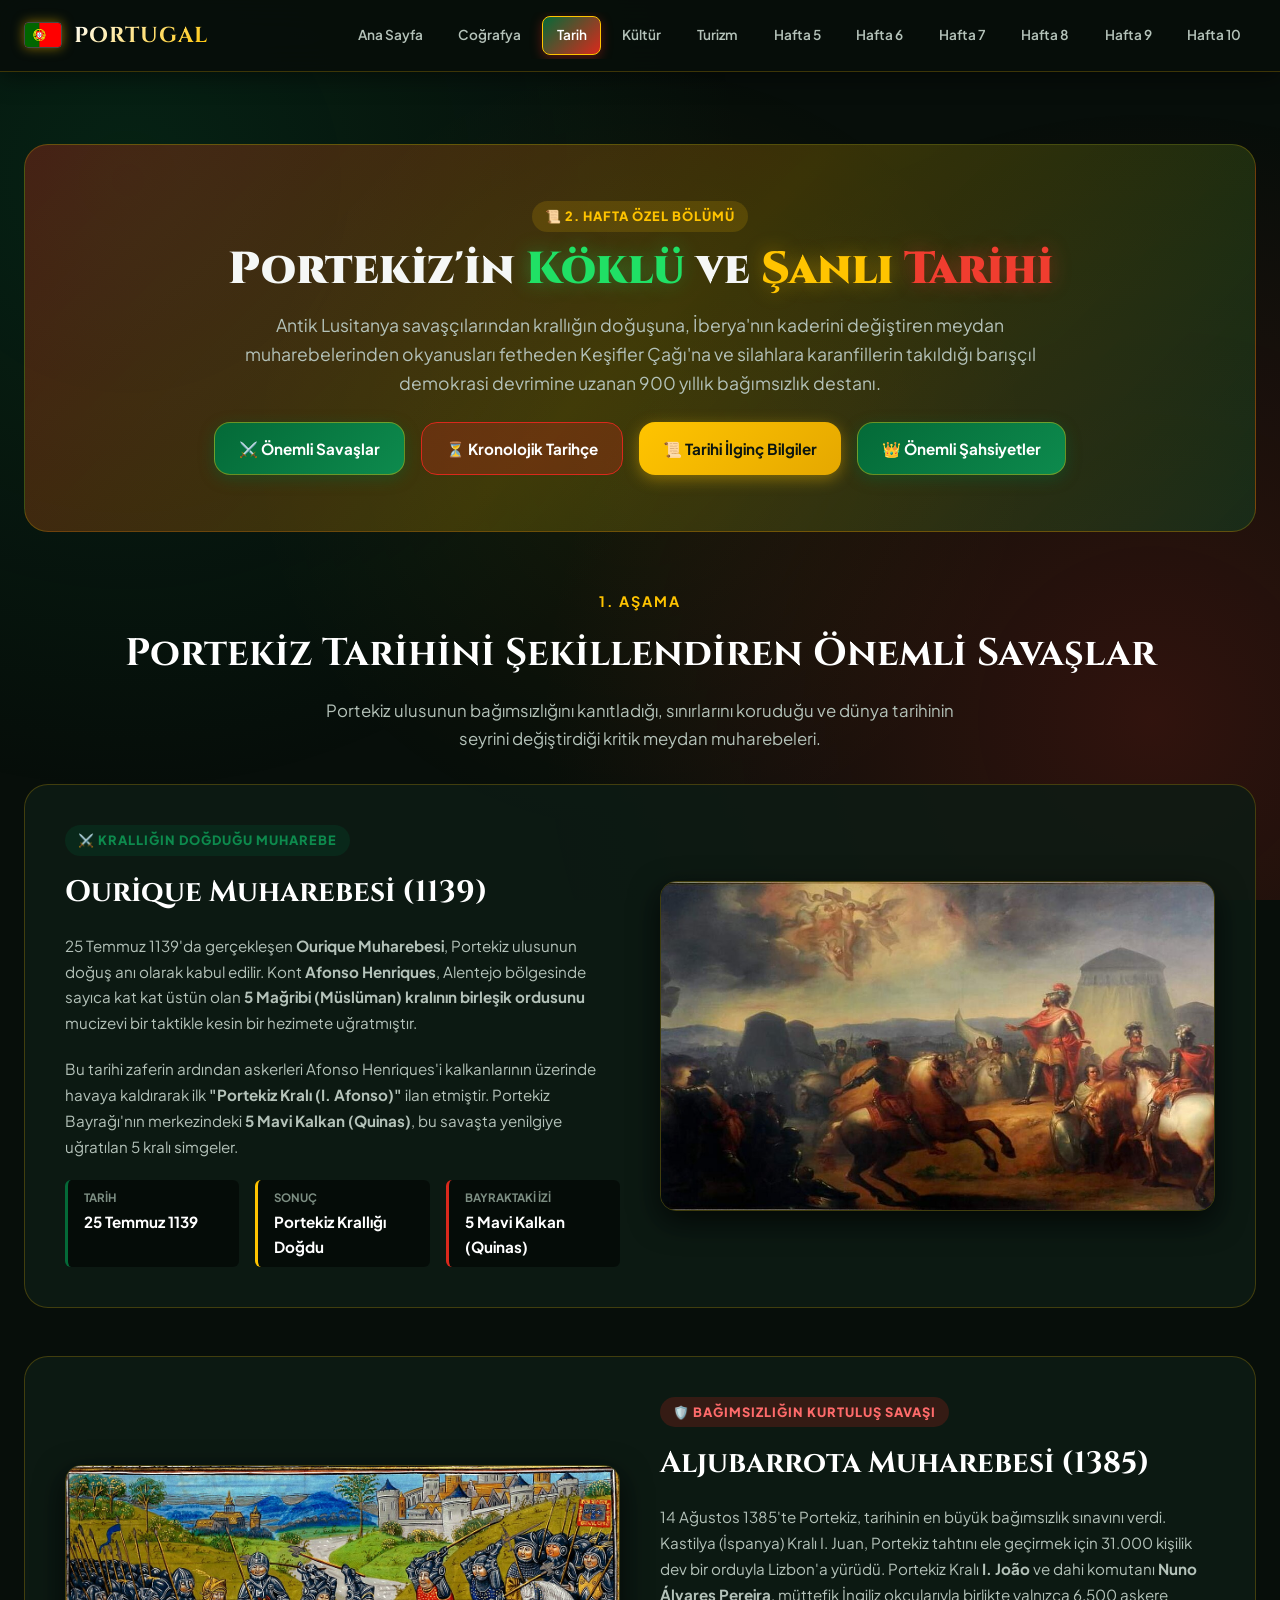
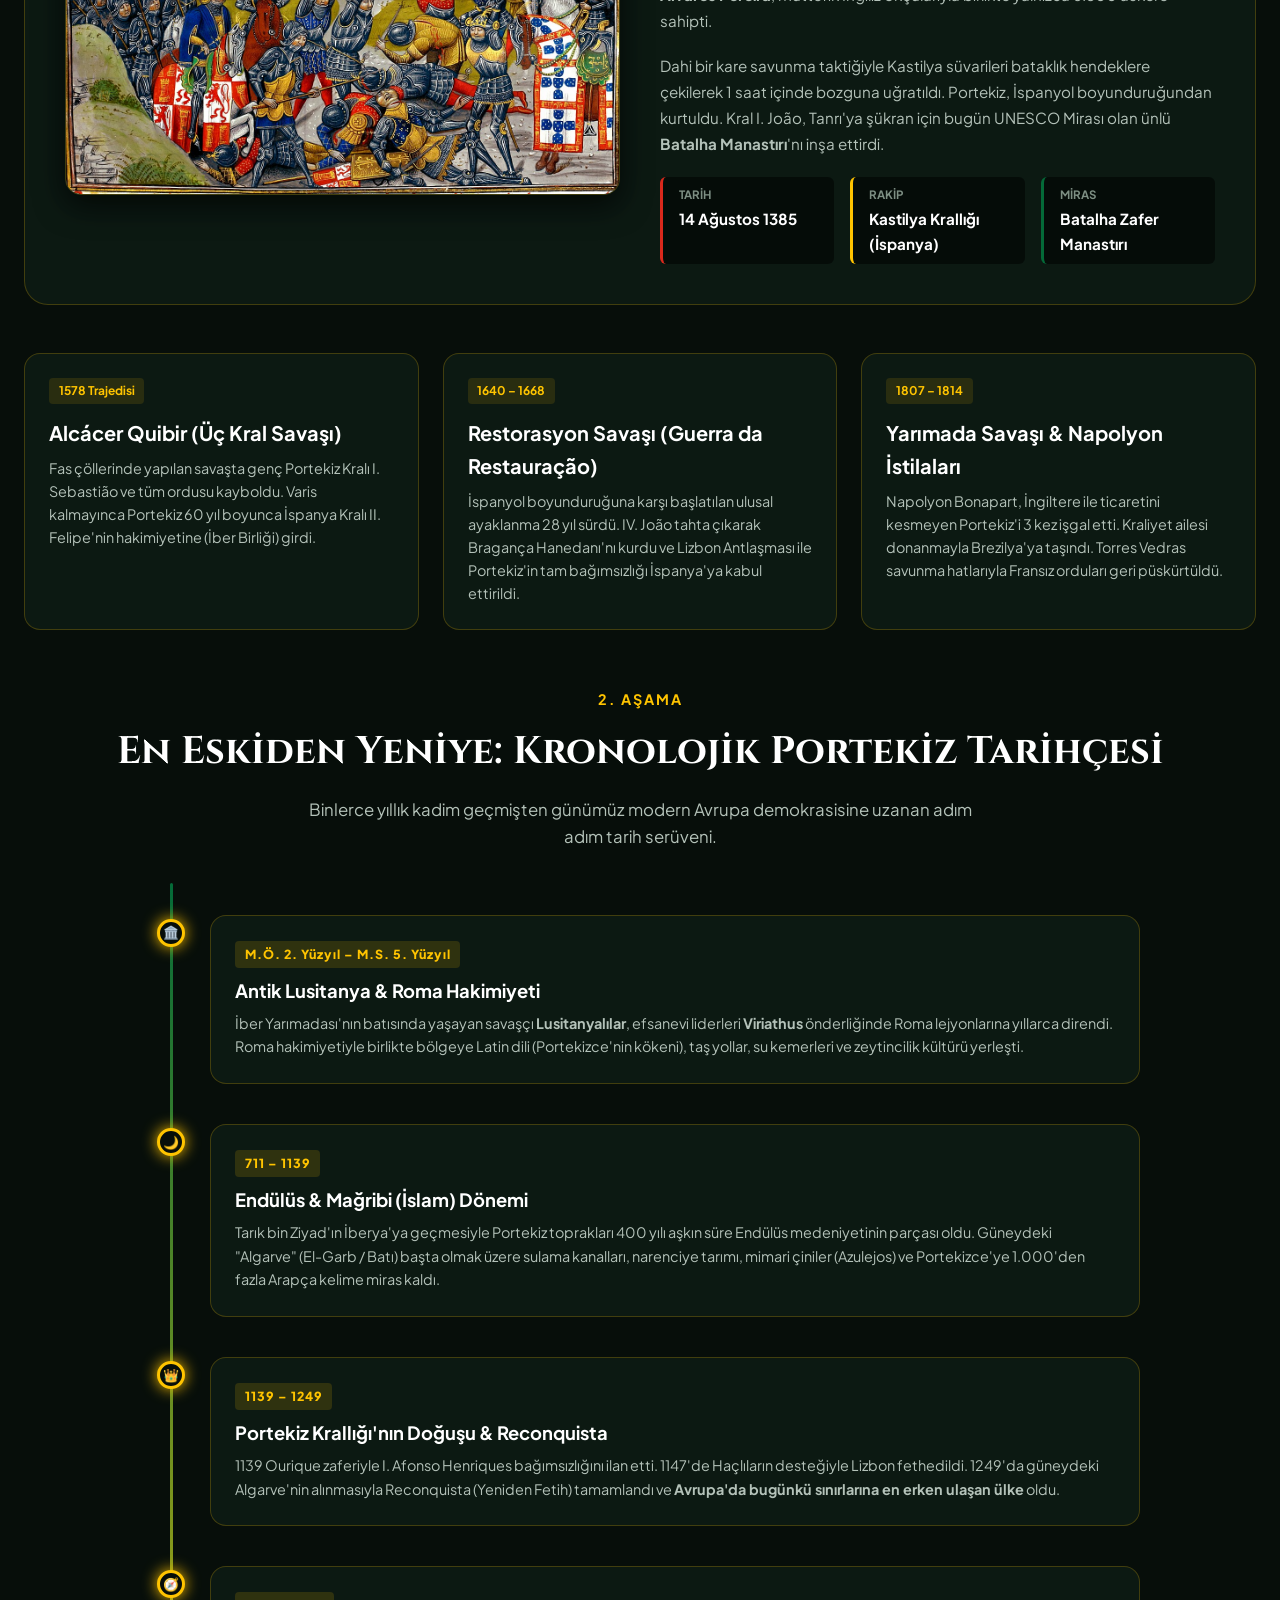
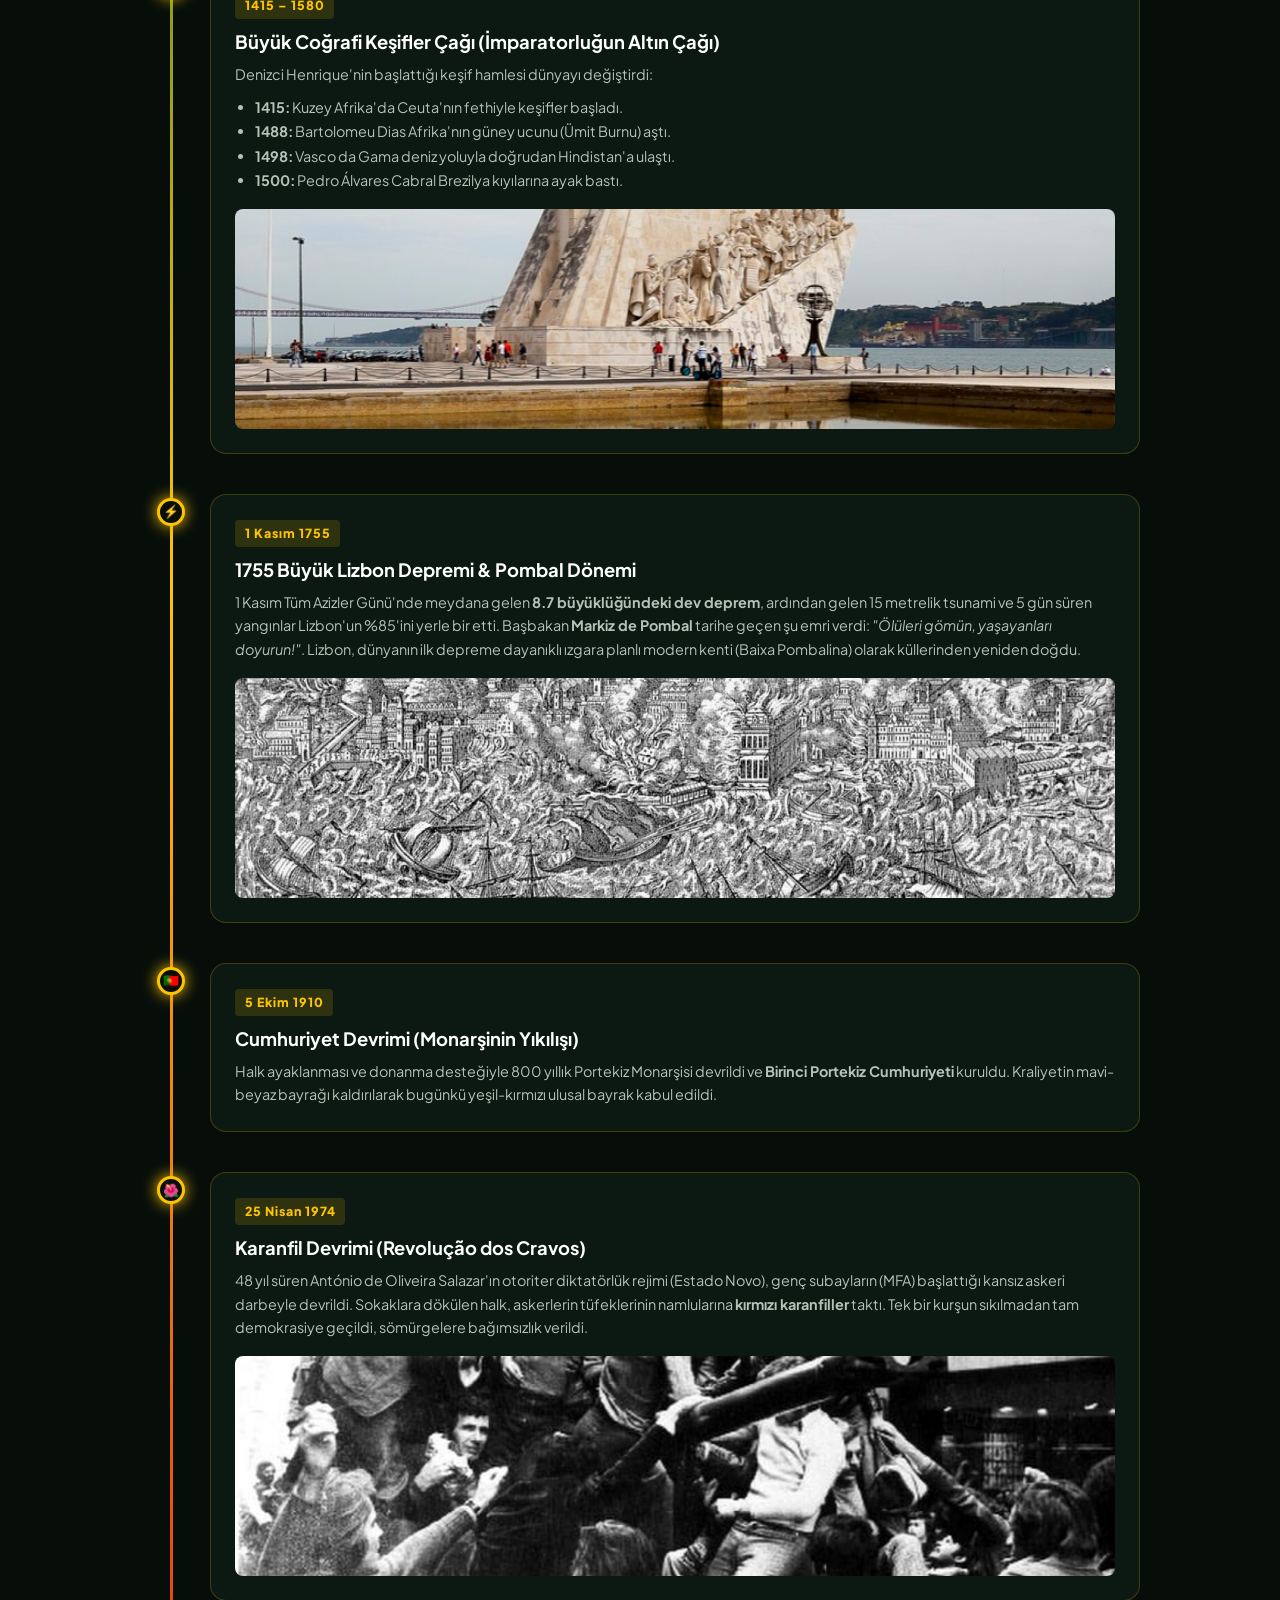
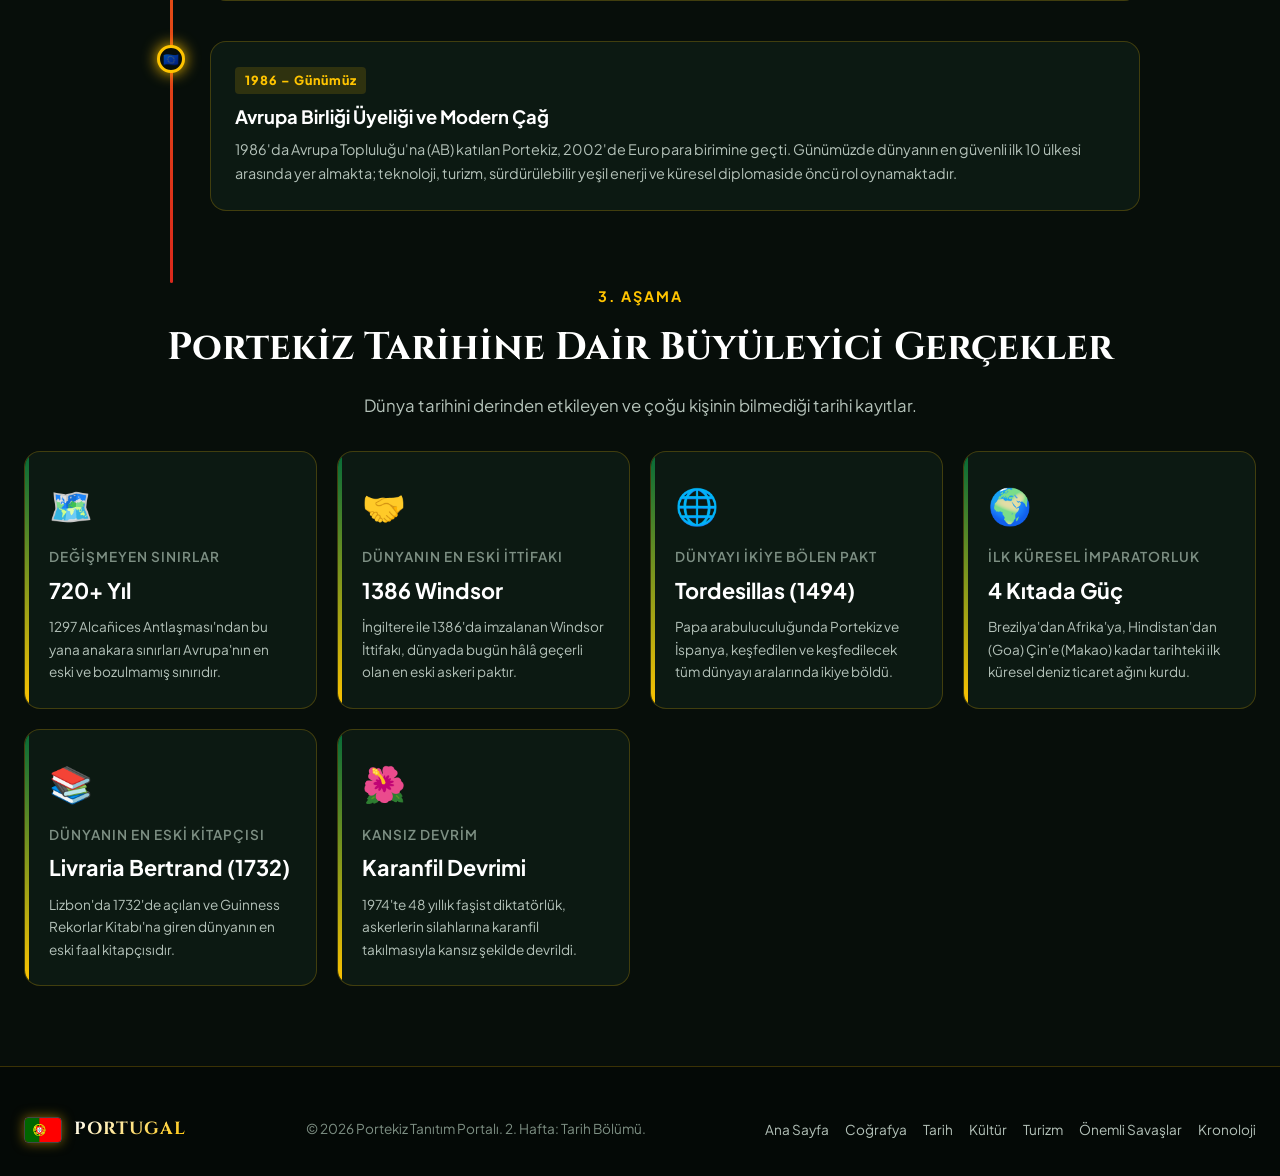
<file: tarih.html>
<!DOCTYPE html>
<html lang="tr">
<head>
  <meta charset="UTF-8">
  <meta name="viewport" content="width=device-width, initial-scale=1.0">
  <title>Portekiz Tarihi | Önemli Savaşlar, Zaferler ve Kronolojik Tarihçe</title>
  
  <!-- Favicon: Portekiz Bayrağı -->
  <link rel="icon" type="image/svg+xml" href="assets/images/flag-of-portugal.svg">
  
  <!-- CSS Dosyası -->
  <link rel="stylesheet" href="css/style.css">
  <style>
    .hist-hero {
      background: linear-gradient(135deg, rgba(218, 41, 28, 0.3) 0%, rgba(255, 196, 0, 0.2) 50%, rgba(4, 106, 56, 0.3) 100%);
      border: 1px solid var(--border-color);
      border-radius: var(--radius-lg);
      padding: 3.5rem 2rem;
      text-align: center;
      margin-bottom: 3.5rem;
      position: relative;
      overflow: hidden;
    }
    .hist-card {
      background: var(--bg-card);
      border: 1px solid var(--border-color);
      border-radius: var(--radius-lg);
      overflow: hidden;
      margin-bottom: 3rem;
      transition: var(--transition);
    }
    .hist-card:hover {
      border-color: var(--border-glow);
      box-shadow: 0 15px 35px rgba(0,0,0,0.6);
    }
    .hist-content-grid {
      display: grid;
      grid-template-columns: 1fr 1fr;
      align-items: center;
      gap: 2.5rem;
      padding: 2.5rem;
    }
    .hist-content-grid.reverse .hist-img-wrap {
      order: -1;
    }
    .hist-img-wrap {
      border-radius: var(--radius-md);
      overflow: hidden;
      box-shadow: 0 10px 30px rgba(0,0,0,0.7);
      border: 1px solid var(--border-color);
      height: 330px;
    }
    .hist-img {
      width: 100%;
      height: 100%;
      object-fit: cover;
      transition: transform 0.5s ease;
      cursor: zoom-in;
    }
    .hist-card:hover .hist-img {
      transform: scale(1.05);
    }
    .hist-badge {
      display: inline-block;
      font-size: 0.8rem;
      font-weight: 800;
      color: var(--pt-gold);
      background: rgba(255,196,0,0.15);
      padding: 0.3rem 0.8rem;
      border-radius: 50px;
      margin-bottom: 0.75rem;
      text-transform: uppercase;
      letter-spacing: 1px;
    }
    .hist-card-title {
      font-family: 'Cinzel', serif;
      font-size: 1.85rem;
      color: #fff;
      margin-bottom: 1rem;
    }
    .hist-card-desc {
      color: var(--text-muted);
      font-size: 0.95rem;
      line-height: 1.7;
      margin-bottom: 1.25rem;
    }
    .hist-stats-row {
      display: flex;
      gap: 1rem;
      flex-wrap: wrap;
    }
    .hist-stat-pill {
      background: rgba(0,0,0,0.5);
      border-left: 3px solid var(--pt-gold);
      padding: 0.5rem 1rem;
      border-radius: 6px;
      flex: 1;
      min-width: 140px;
    }
    .hist-stat-label {
      font-size: 0.72rem;
      color: var(--text-dim);
      font-weight: 700;
      text-transform: uppercase;
    }
    .hist-stat-val {
      font-size: 0.95rem;
      color: #fff;
      font-weight: 700;
      margin-top: 2px;
    }

    /* Gelişmiş Kronolojik Çizelge */
    .timeline-container {
      position: relative;
      padding: 2rem 0;
      max-width: 1000px;
      margin: 0 auto;
    }
    .timeline-container::before {
      content: '';
      position: absolute;
      top: 0;
      bottom: 0;
      left: 30px;
      width: 3px;
      background: linear-gradient(180deg, var(--pt-green) 0%, var(--pt-gold) 50%, var(--pt-red) 100%);
      border-radius: 3px;
    }
    .timeline-item {
      position: relative;
      margin-bottom: 2.5rem;
      padding-left: 70px;
    }
    .timeline-marker {
      position: absolute;
      left: 17px;
      top: 4px;
      width: 28px;
      height: 28px;
      border-radius: 50%;
      background: var(--bg-dark);
      border: 3px solid var(--pt-gold);
      box-shadow: 0 0 15px var(--pt-gold);
      display: flex;
      align-items: center;
      justify-content: center;
      font-size: 0.8rem;
    }
    .timeline-box {
      background: var(--bg-card);
      border: 1px solid var(--border-color);
      border-radius: var(--radius-md);
      padding: 1.5rem;
      transition: var(--transition);
    }
    .timeline-box:hover {
      border-color: var(--border-glow);
      transform: translateX(6px);
      box-shadow: 0 10px 25px rgba(0,0,0,0.5);
    }
    .timeline-epoch-badge {
      display: inline-block;
      font-size: 0.78rem;
      font-weight: 800;
      color: var(--pt-gold);
      background: rgba(255, 196, 0, 0.15);
      padding: 0.2rem 0.6rem;
      border-radius: 4px;
      margin-bottom: 0.5rem;
      letter-spacing: 1px;
    }

    @media (max-width: 900px) {
      .hist-content-grid {
        grid-template-columns: 1fr;
        padding: 1.5rem;
      }
      .hist-content-grid.reverse .hist-img-wrap {
        order: 0;
      }
      .hist-img-wrap {
        height: 240px;
      }
      .hist-hero {
        padding: 2.5rem 1.25rem;
      }
      .hist-hero .hero-title {
        font-size: 2.1rem !important;
      }
      .timeline-container::before {
        left: 15px;
      }
      .timeline-item {
        padding-left: 45px;
      }
      .timeline-marker {
        left: 2px;
        width: 26px;
        height: 26px;
      }
    }
  </style>
</head>
<body>

  <!-- ===================================================================
       ÜST MENÜ (HEADER & NAVBAR)
       Hafta 2 yerine "Tarih" aktif
       =================================================================== -->
  <header class="main-header">
    <div class="nav-container">
      <a href="index.html" class="logo-area" title="Portekiz Ana Sayfa">
        <img src="assets/images/flag-of-portugal.svg" alt="Portekiz Bayrağı" class="logo-flag-icon">
        <span class="logo-text">PORTUGAL</span>
      </a>

      <!-- Menü Listesi: Hafta 1 yerine Coğrafya, Hafta 2 yerine Tarih -->
      <nav class="nav-menu-wrapper">
        <ul class="nav-menu">
          <li class="nav-item"><a href="index.html">Ana Sayfa</a></li>
          <li class="nav-item"><a href="cografya.html">Coğrafya</a></li>
          <li class="nav-item active"><a href="tarih.html">Tarih</a></li>
          <li class="nav-item"><a href="kultur.html">Kültür</a></li>
          <li class="nav-item"><a href="turizm.html">Turizm</a></li>
          <li class="nav-item"><a href="hafta-5.html">Hafta 5</a></li>
          <li class="nav-item"><a href="hafta-6.html">Hafta 6</a></li>
          <li class="nav-item"><a href="hafta-7.html">Hafta 7</a></li>
          <li class="nav-item"><a href="hafta-8.html">Hafta 8</a></li>
          <li class="nav-item"><a href="hafta-9.html">Hafta 9</a></li>
          <li class="nav-item"><a href="hafta-10.html">Hafta 10</a></li>
        </ul>
      </nav>
    </div>
  </header>

  <!-- ===================================================================
       TARİH HERO BÖLÜMÜ
       =================================================================== -->
  <main class="section">
    <div class="hist-hero">
      <span class="hist-badge">📜 2. Hafta Özel Bölümü</span>
      <h1 class="hero-title" style="font-size: 2.8rem; margin-bottom: 1rem;">
        Portekiz'in <span class="green">Köklü</span> ve <span class="gold">Şanlı</span> <span class="red">Tarihi</span>
      </h1>
      <p class="hero-desc" style="max-width: 800px; margin: 0 auto 1.5rem;">
        Antik Lusitanya savaşçılarından krallığın doğuşuna, İberya'nın kaderini değiştiren meydan muharebelerinden okyanusları fetheden Keşifler Çağı'na ve silahlara karanfillerin takıldığı barışçıl demokrasi devrimine uzanan 900 yıllık bağımsızlık destanı.
      </p>
      <div style="display: flex; gap: 1rem; justify-content: center; flex-wrap: wrap;">
        <a href="#onemli-savaslar" class="btn btn-primary">⚔️ Önemli Savaşlar</a>
        <a href="#kronoloji" class="btn btn-secondary">⏳ Kronolojik Tarihçe</a>
        <a href="#tarihi-bilgiler" class="btn btn-gold">📜 Tarihi İlginç Bilgiler</a>
        <a href="#tarihi-kisiler" class="btn btn-primary">👑 Önemli Şahsiyetler</a>
      </div>
    </div>

    <!-- ===================================================================
         BÖLÜM 1: PORTEKİZ TARİHİNİN EN ÖNEMLİ SAVAŞLARI
         =================================================================== -->
    <div id="onemli-savaslar" class="section-header" style="margin-bottom: 2rem;">
      <span class="section-subtitle">1. Aşama</span>
      <h2 class="section-title">Portekiz Tarihini Şekillendiren Önemli Savaşlar</h2>
      <p class="section-desc">
        Portekiz ulusunun bağımsızlığını kanıtladığı, sınırlarını koruduğu ve dünya tarihinin seyrini değiştirdiği kritik meydan muharebeleri.
      </p>
    </div>

    <!-- Savaş 1: Ourique Muharebesi (1139) -->
    <div class="hist-card">
      <div class="hist-content-grid">
        <div>
          <span class="hist-badge" style="background: rgba(4,106,56,0.2); color: var(--pt-green-light);">⚔️ Krallığın Doğduğu Muharebe</span>
          <h3 class="hist-card-title">Ourique Muharebesi (1139)</h3>
          <p class="hist-card-desc">
            25 Temmuz 1139'da gerçekleşen <strong>Ourique Muharebesi</strong>, Portekiz ulusunun doğuş anı olarak kabul edilir. Kont <strong>Afonso Henriques</strong>, Alentejo bölgesinde sayıca kat kat üstün olan <strong>5 Mağribi (Müslüman) kralının birleşik ordusunu</strong> mucizevi bir taktikle kesin bir hezimete uğratmıştır.
          </p>
          <p class="hist-card-desc">
            Bu tarihi zaferin ardından askerleri Afonso Henriques'i kalkanlarının üzerinde havaya kaldırarak ilk <strong>"Portekiz Kralı (I. Afonso)"</strong> ilan etmiştir. Portekiz Bayrağı'nın merkezindeki <strong>5 Mavi Kalkan (Quinas)</strong>, bu savaşta yenilgiye uğratılan 5 kralı simgeler.
          </p>
          <div class="hist-stats-row">
            <div class="hist-stat-pill" style="border-left-color: var(--pt-green);">
              <div class="hist-stat-label">TARİH</div>
              <div class="hist-stat-val">25 Temmuz 1139</div>
            </div>
            <div class="hist-stat-pill" style="border-left-color: var(--pt-gold);">
              <div class="hist-stat-label">SONUÇ</div>
              <div class="hist-stat-val">Portekiz Krallığı Doğdu</div>
            </div>
            <div class="hist-stat-pill" style="border-left-color: var(--pt-red);">
              <div class="hist-stat-label">BAYRAKTAKİ İZİ</div>
              <div class="hist-stat-val">5 Mavi Kalkan (Quinas)</div>
            </div>
          </div>
        </div>
        <div class="hist-img-wrap">
          <img src="assets/images/battle-ourique.jpg" alt="Ourique Muharebesi - Kral Afonso Henriques" class="hist-img geo-img" title="Büyütmek için tıklayınız">
        </div>
      </div>
    </div>

    <!-- Savaş 2: Aljubarrota Muharebesi (1385) -->
    <div class="hist-card">
      <div class="hist-content-grid reverse">
        <div>
          <span class="hist-badge" style="background: rgba(218,41,28,0.2); color: #ff6b6b;">🛡️ Bağımsızlığın Kurtuluş Savaşı</span>
          <h3 class="hist-card-title">Aljubarrota Muharebesi (1385)</h3>
          <p class="hist-card-desc">
            14 Ağustos 1385'te Portekiz, tarihinin en büyük bağımsızlık sınavını verdi. Kastilya (İspanya) Kralı I. Juan, Portekiz tahtını ele geçirmek için 31.000 kişilik dev bir orduyla Lizbon'a yürüdü. Portekiz Kralı <strong>I. João</strong> ve dahi komutanı <strong>Nuno Álvares Pereira</strong>, müttefik İngiliz okçularıyla birlikte yalnızca 6.500 askere sahipti.
          </p>
          <p class="hist-card-desc">
            Dahi bir kare savunma taktiğiyle Kastilya süvarileri bataklık hendeklere çekilerek 1 saat içinde bozguna uğratıldı. Portekiz, İspanyol boyunduruğundan kurtuldu. Kral I. João, Tanrı'ya şükran için bugün UNESCO Mirası olan ünlü <strong>Batalha Manastırı</strong>'nı inşa ettirdi.
          </p>
          <div class="hist-stats-row">
            <div class="hist-stat-pill" style="border-left-color: var(--pt-red);">
              <div class="hist-stat-label">TARİH</div>
              <div class="hist-stat-val">14 Ağustos 1385</div>
            </div>
            <div class="hist-stat-pill" style="border-left-color: var(--pt-gold);">
              <div class="hist-stat-label">RAKİP</div>
              <div class="hist-stat-val">Kastilya Krallığı (İspanya)</div>
            </div>
            <div class="hist-stat-pill" style="border-left-color: var(--pt-green);">
              <div class="hist-stat-label">MİRAS</div>
              <div class="hist-stat-val">Batalha Zafer Manastırı</div>
            </div>
          </div>
        </div>
        <div class="hist-img-wrap">
          <img src="assets/images/battle-aljubarrota.jpg" alt="Aljubarrota Muharebesi Minyatürü" class="hist-img geo-img" title="Büyütmek için tıklayınız">
        </div>
      </div>
    </div>

    <!-- Savaş 3: Diğer Önemli Tarihi Muharebeler Grid -->
    <div class="culture-grid" style="margin-bottom: 3.5rem;">
      <div class="culture-card">
        <div class="culture-body">
          <span class="culture-tag">1578 Trajedisi</span>
          <h3 class="culture-title">Alcácer Quibir (Üç Kral Savaşı)</h3>
          <p class="culture-text">
            Fas çöllerinde yapılan savaşta genç Portekiz Kralı I. Sebastião ve tüm ordusu kayboldu. Varis kalmayınca Portekiz 60 yıl boyunca İspanya Kralı II. Felipe'nin hakimiyetine (İber Birliği) girdi.
          </p>
        </div>
      </div>

      <div class="culture-card">
        <div class="culture-body">
          <span class="culture-tag">1640 – 1668</span>
          <h3 class="culture-title">Restorasyon Savaşı (Guerra da Restauração)</h3>
          <p class="culture-text">
            İspanyol boyunduruğuna karşı başlatılan ulusal ayaklanma 28 yıl sürdü. IV. João tahta çıkarak Bragança Hanedanı'nı kurdu ve Lizbon Antlaşması ile Portekiz'in tam bağımsızlığı İspanya'ya kabul ettirildi.
          </p>
        </div>
      </div>

      <div class="culture-card">
        <div class="culture-body">
          <span class="culture-tag">1807 – 1814</span>
          <h3 class="culture-title">Yarımada Savaşı & Napolyon İstilaları</h3>
          <p class="culture-text">
            Napolyon Bonapart, İngiltere ile ticaretini kesmeyen Portekiz'i 3 kez işgal etti. Kraliyet ailesi donanmayla Brezilya'ya taşındı. Torres Vedras savunma hatlarıyla Fransız orduları geri püskürtüldü.
          </p>
        </div>
      </div>
    </div>

    <!-- ===================================================================
         BÖLÜM 2: KRONOLOJİK TARİHÇE (EN ESKİDEN YENİYE)
         =================================================================== -->
    <div id="kronoloji" class="section-header" style="margin-bottom: 2rem;">
      <span class="section-subtitle">2. Aşama</span>
      <h2 class="section-title">En Eskiden Yeniye: Kronolojik Portekiz Tarihçesi</h2>
      <p class="section-desc">
        Binlerce yıllık kadim geçmişten günümüz modern Avrupa demokrasisine uzanan adım adım tarih serüveni.
      </p>
    </div>

    <div class="timeline-container">
      
      <!-- 1. Antik Çağ & Roma -->
      <div class="timeline-item">
        <div class="timeline-marker">🏛️</div>
        <div class="timeline-box">
          <span class="timeline-epoch-badge">M.Ö. 2. Yüzyıl – M.S. 5. Yüzyıl</span>
          <h3 class="timeline-title">Antik Lusitanya & Roma Hakimiyeti</h3>
          <p class="timeline-desc">
            İber Yarımadası'nın batısında yaşayan savaşçı <strong>Lusitanyalılar</strong>, efsanevi liderleri <strong>Viriathus</strong> önderliğinde Roma lejyonlarına yıllarca direndi. Roma hakimiyetiyle birlikte bölgeye Latin dili (Portekizce'nin kökeni), taş yollar, su kemerleri ve zeytincilik kültürü yerleşti.
          </p>
        </div>
      </div>

      <!-- 2. Endülüs ve Mağribi Dönemi -->
      <div class="timeline-item">
        <div class="timeline-marker">🌙</div>
        <div class="timeline-box">
          <span class="timeline-epoch-badge">711 – 1139</span>
          <h3 class="timeline-title">Endülüs & Mağribi (İslam) Dönemi</h3>
          <p class="timeline-desc">
            Tarık bin Ziyad'ın İberya'ya geçmesiyle Portekiz toprakları 400 yılı aşkın süre Endülüs medeniyetinin parçası oldu. Güneydeki "Algarve" (El-Garb / Batı) başta olmak üzere sulama kanalları, narenciye tarımı, mimari çiniler (Azulejos) ve Portekizce'ye 1.000'den fazla Arapça kelime miras kaldı.
          </p>
        </div>
      </div>

      <!-- 3. Krallığın Doğuşu ve Reconquista -->
      <div class="timeline-item">
        <div class="timeline-marker">👑</div>
        <div class="timeline-box">
          <span class="timeline-epoch-badge">1139 – 1249</span>
          <h3 class="timeline-title">Portekiz Krallığı'nın Doğuşu & Reconquista</h3>
          <p class="timeline-desc">
            1139 Ourique zaferiyle I. Afonso Henriques bağımsızlığını ilan etti. 1147'de Haçlıların desteğiyle Lizbon fethedildi. 1249'da güneydeki Algarve'nin alınmasıyla Reconquista (Yeniden Fetih) tamamlandı ve <strong>Avrupa'da bugünkü sınırlarına en erken ulaşan ülke</strong> oldu.
          </p>
        </div>
      </div>

      <!-- 4. Coğrafi Keşifler Çağı -->
      <div class="timeline-item">
        <div class="timeline-marker">🧭</div>
        <div class="timeline-box">
          <span class="timeline-epoch-badge">1415 – 1580</span>
          <h3 class="timeline-title">Büyük Coğrafi Keşifler Çağı (İmparatorluğun Altın Çağı)</h3>
          <p class="timeline-desc">
            Denizci Henrique'nin başlattığı keşif hamlesi dünyayı değiştirdi:
          </p>
          <ul style="color: var(--text-muted); font-size: 0.9rem; margin-top: 0.5rem; padding-left: 1.25rem; line-height: 1.7;">
            <li><strong>1415:</strong> Kuzey Afrika'da Ceuta'nın fethiyle keşifler başladı.</li>
            <li><strong>1488:</strong> Bartolomeu Dias Afrika'nın güney ucunu (Ümit Burnu) aştı.</li>
            <li><strong>1498:</strong> Vasco da Gama deniz yoluyla doğrudan Hindistan'a ulaştı.</li>
            <li><strong>1500:</strong> Pedro Álvares Cabral Brezilya kıyılarına ayak bastı.</li>
          </ul>
          <div style="margin-top: 1rem; border-radius: var(--radius-sm); overflow: hidden; height: 220px;">
            <img src="assets/images/discoveries-monument.jpg" alt="Keşifler Anıtı - Belém Lizbon" style="width: 100%; height: 100%; object-fit: cover;" class="geo-img" title="Büyütmek için tıklayınız">
          </div>
        </div>
      </div>

      <!-- 5. 1755 Büyük Lizbon Depremi -->
      <div class="timeline-item">
        <div class="timeline-marker">⚡</div>
        <div class="timeline-box">
          <span class="timeline-epoch-badge">1 Kasım 1755</span>
          <h3 class="timeline-title">1755 Büyük Lizbon Depremi & Pombal Dönemi</h3>
          <p class="timeline-desc">
            1 Kasım Tüm Azizler Günü'nde meydana gelen <strong>8.7 büyüklüğündeki dev deprem</strong>, ardından gelen 15 metrelik tsunami ve 5 gün süren yangınlar Lizbon'un %85'ini yerle bir etti. Başbakan <strong>Markiz de Pombal</strong> tarihe geçen şu emri verdi: <em>"Ölüleri gömün, yaşayanları doyurun!"</em>. Lizbon, dünyanın ilk depreme dayanıklı ızgara planlı modern kenti (Baixa Pombalina) olarak küllerinden yeniden doğdu.
          </p>
          <div style="margin-top: 1rem; border-radius: var(--radius-sm); overflow: hidden; height: 220px;">
            <img src="assets/images/lisbon-earthquake-1755.jpg" alt="1755 Lizbon Depremi ve Tsunami Gravürü" style="width: 100%; height: 100%; object-fit: cover;" class="geo-img" title="Büyütmek için tıklayınız">
          </div>
        </div>
      </div>

      <!-- 6. 1910 Cumhuriyet Devrimi -->
      <div class="timeline-item">
        <div class="timeline-marker">🇵🇹</div>
        <div class="timeline-box">
          <span class="timeline-epoch-badge">5 Ekim 1910</span>
          <h3 class="timeline-title">Cumhuriyet Devrimi (Monarşinin Yıkılışı)</h3>
          <p class="timeline-desc">
            Halk ayaklanması ve donanma desteğiyle 800 yıllık Portekiz Monarşisi devrildi ve <strong>Birinci Portekiz Cumhuriyeti</strong> kuruldu. Kraliyetin mavi-beyaz bayrağı kaldırılarak bugünkü yeşil-kırmızı ulusal bayrak kabul edildi.
          </p>
        </div>
      </div>

      <!-- 7. Karanfil Devrimi (1974) -->
      <div class="timeline-item">
        <div class="timeline-marker">🌺</div>
        <div class="timeline-box">
          <span class="timeline-epoch-badge">25 Nisan 1974</span>
          <h3 class="timeline-title">Karanfil Devrimi (Revolução dos Cravos)</h3>
          <p class="timeline-desc">
            48 yıl süren António de Oliveira Salazar'ın otoriter diktatörlük rejimi (Estado Novo), genç subayların (MFA) başlattığı kansız askeri darbeyle devrildi. Sokaklara dökülen halk, askerlerin tüfeklerinin namlularına <strong>kırmızı karanfiller</strong> taktı. Tek bir kurşun sıkılmadan tam demokrasiye geçildi, sömürgelere bağımsızlık verildi.
          </p>
          <div style="margin-top: 1rem; border-radius: var(--radius-sm); overflow: hidden; height: 220px;">
            <img src="assets/images/carnation-revolution.jpg" alt="1974 Karanfil Devrimi - Lizbon Halkı ve Askerler" style="width: 100%; height: 100%; object-fit: cover;" class="geo-img" title="Büyütmek için tıklayınız">
          </div>
        </div>
      </div>

      <!-- 8. Modern Portekiz -->
      <div class="timeline-item">
        <div class="timeline-marker">🇪🇺</div>
        <div class="timeline-box">
          <span class="timeline-epoch-badge">1986 – Günümüz</span>
          <h3 class="timeline-title">Avrupa Birliği Üyeliği ve Modern Çağ</h3>
          <p class="timeline-desc">
            1986'da Avrupa Topluluğu'na (AB) katılan Portekiz, 2002'de Euro para birimine geçti. Günümüzde dünyanın en güvenli ilk 10 ülkesi arasında yer almakta; teknoloji, turizm, sürdürülebilir yeşil enerji ve küresel diplomaside öncü rol oynamaktadır.
          </p>
        </div>
      </div>

    </div>

    <!-- ===================================================================
         BÖLÜM 3: TARİHE DAİR İLGİNÇ VE ŞAŞIRTICI BİLGİLER
         =================================================================== -->
    <div id="tarihi-bilgiler" class="section-header" style="margin-bottom: 2rem;">
      <span class="section-subtitle">3. Aşama</span>
      <h2 class="section-title">Portekiz Tarihine Dair Büyüleyici Gerçekler</h2>
      <p class="section-desc">
        Dünya tarihini derinden etkileyen ve çoğu kişinin bilmediği tarihi kayıtlar.
      </p>
    </div>

    <div class="facts-grid" style="margin-bottom: 3.5rem;">
      <div class="fact-card">
        <div class="fact-icon">🗺️</div>
        <div class="fact-label">Değişmeyen Sınırlar</div>
        <div class="fact-value">720+ Yıl</div>
        <div class="fact-note">1297 Alcañices Antlaşması'ndan bu yana anakara sınırları Avrupa'nın en eski ve bozulmamış sınırıdır.</div>
      </div>

      <div class="fact-card">
        <div class="fact-icon">🤝</div>
        <div class="fact-label">Dünyanın En Eski İttifakı</div>
        <div class="fact-value">1386 Windsor</div>
        <div class="fact-note">İngiltere ile 1386'da imzalanan Windsor İttifakı, dünyada bugün hâlâ geçerli olan en eski askeri paktır.</div>
      </div>

      <div class="fact-card">
        <div class="fact-icon">🌐</div>
        <div class="fact-label">Dünyayı İkiye Bölen Pakt</div>
        <div class="fact-value">Tordesillas (1494)</div>
        <div class="fact-note">Papa arabuluculuğunda Portekiz ve İspanya, keşfedilen ve keşfedilecek tüm dünyayı aralarında ikiye böldü.</div>
      </div>

      <div class="fact-card">
        <div class="fact-icon">🌍</div>
        <div class="fact-label">İlk Küresel İmparatorluk</div>
        <div class="fact-value">4 Kıtada Güç</div>
        <div class="fact-note">Brezilya'dan Afrika'ya, Hindistan'dan (Goa) Çin'e (Makao) kadar tarihteki ilk küresel deniz ticaret ağını kurdu.</div>
      </div>

      <div class="fact-card">
        <div class="fact-icon">📚</div>
        <div class="fact-label">Dünyanın En Eski Kitapçısı</div>
        <div class="fact-value">Livraria Bertrand (1732)</div>
        <div class="fact-note">Lizbon'da 1732'de açılan ve Guinness Rekorlar Kitabı'na giren dünyanın en eski faal kitapçısıdır.</div>
      </div>

      <div class="fact-card">
        <div class="fact-icon">🌺</div>
        <div class="fact-label">Kansız Devrim</div>
        <div class="fact-value">Karanfil Devrimi</div>
        <div class="fact-note">1974'te 48 yıllık faşist diktatörlük, askerlerin silahlarına karanfil takılmasıyla kansız şekilde devrildi.</div>
      </div>
    </div>

  </main>

  <!-- ===================================================================
       ALT BİLGİ (FOOTER)
       =================================================================== -->
  <footer class="main-footer">
    <div class="footer-content">
      <div class="footer-brand">
        <img src="assets/images/flag-of-portugal.svg" alt="Portekiz Bayrağı" class="logo-flag-icon">
        <span class="logo-text" style="font-size: 1.1rem;">PORTUGAL</span>
      </div>
      <p class="footer-text">
        © 2026 Portekiz Tanıtım Portalı. 2. Hafta: Tarih Bölümü.
      </p>
      <ul class="footer-quick-links">
        <li><a href="index.html">Ana Sayfa</a></li>
        <li><a href="cografya.html">Coğrafya</a></li>
        <li><a href="tarih.html">Tarih</a></li>
        <li><a href="kultur.html">Kültür</a></li>
        <li><a href="turizm.html">Turizm</a></li>
        <li><a href="#onemli-savaslar">Önemli Savaşlar</a></li>
        <li><a href="#kronoloji">Kronoloji</a></li>
      </ul>
    </div>
  </footer>

  <script src="js/main.js"></script>
</body>
</html>
</file>
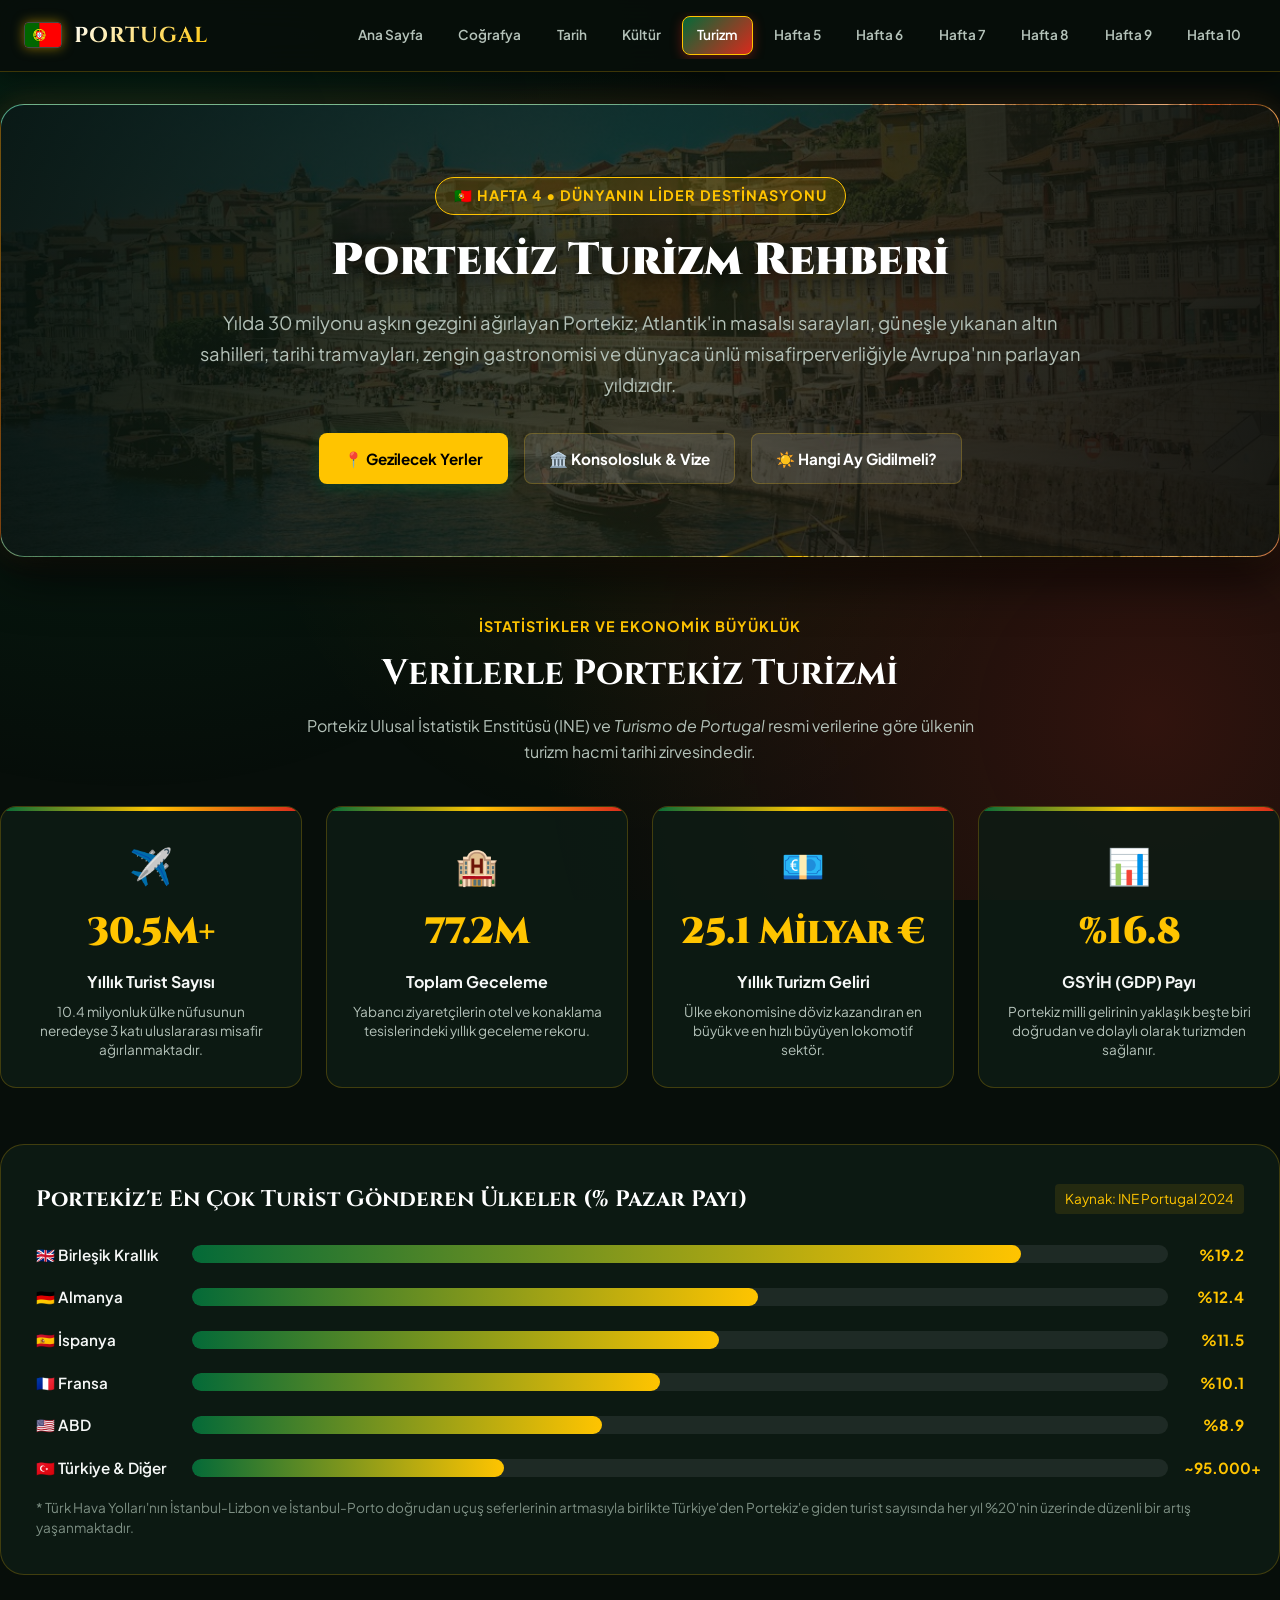
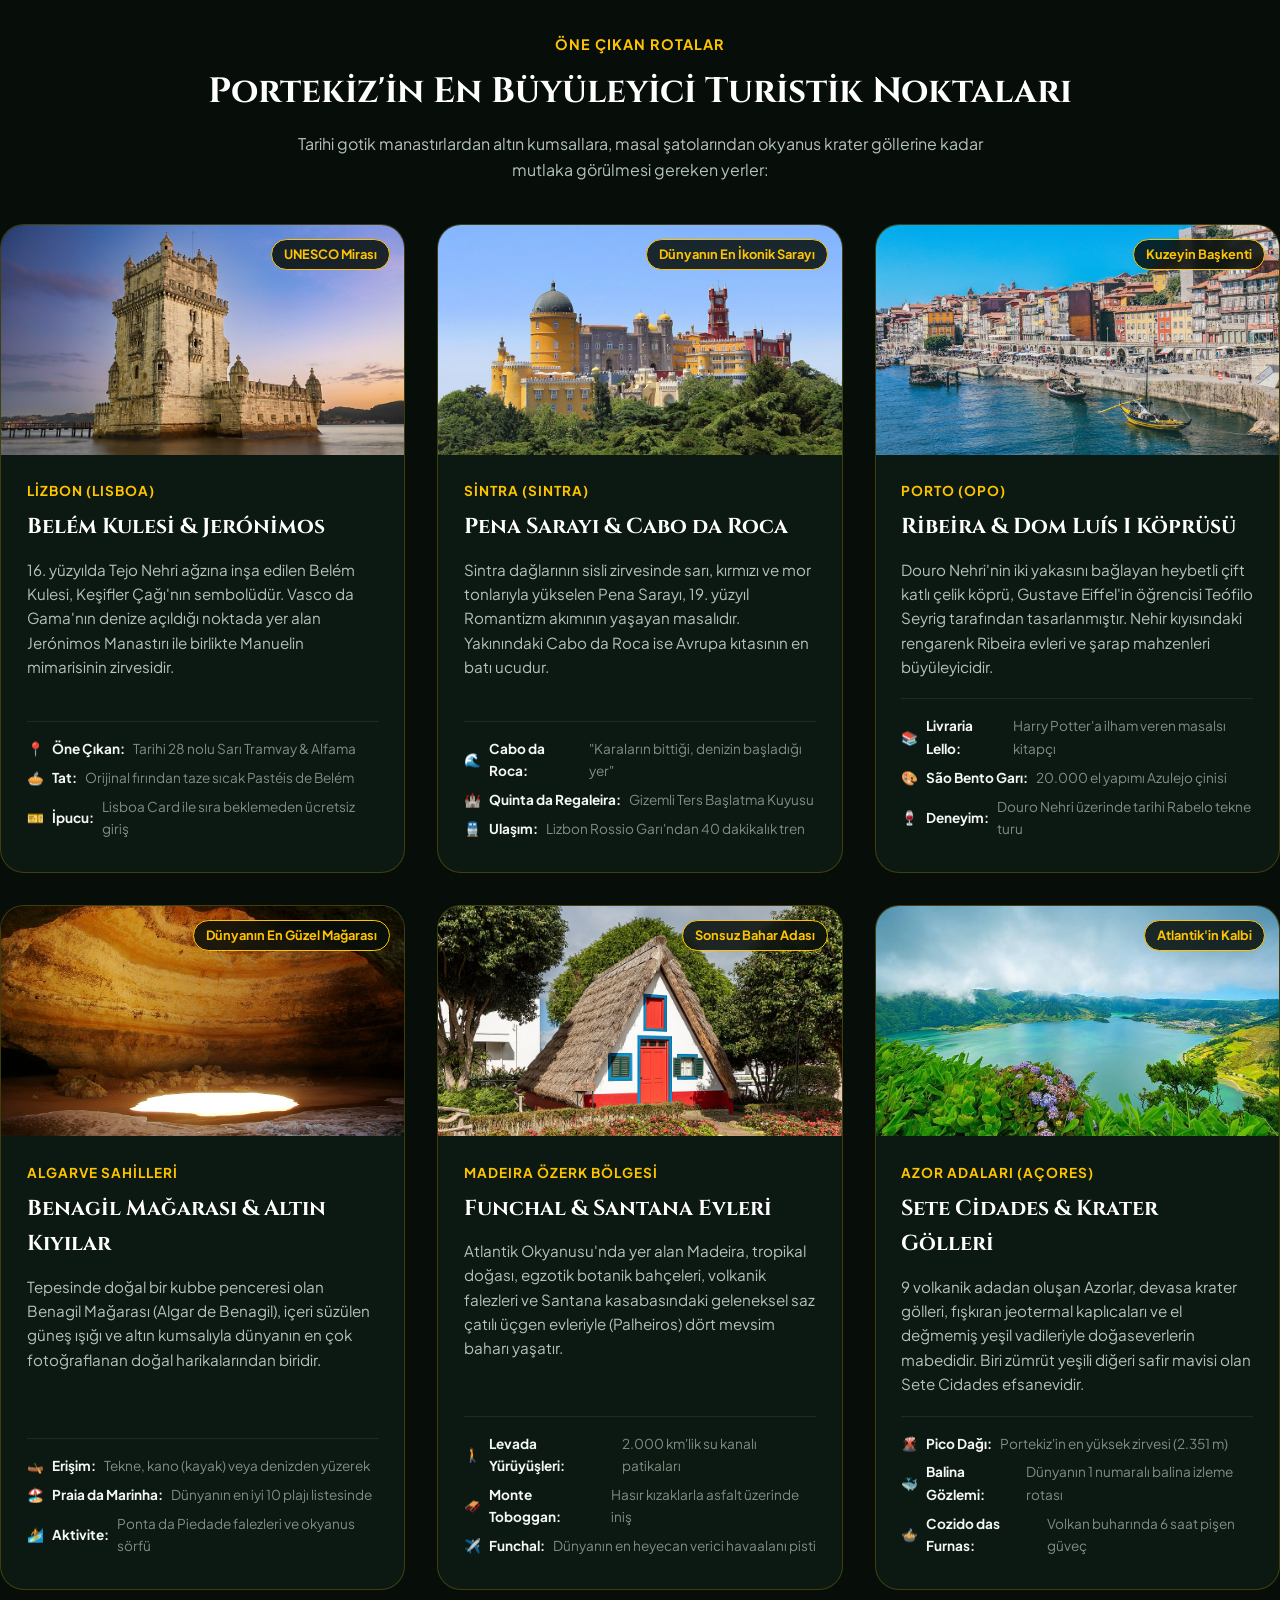
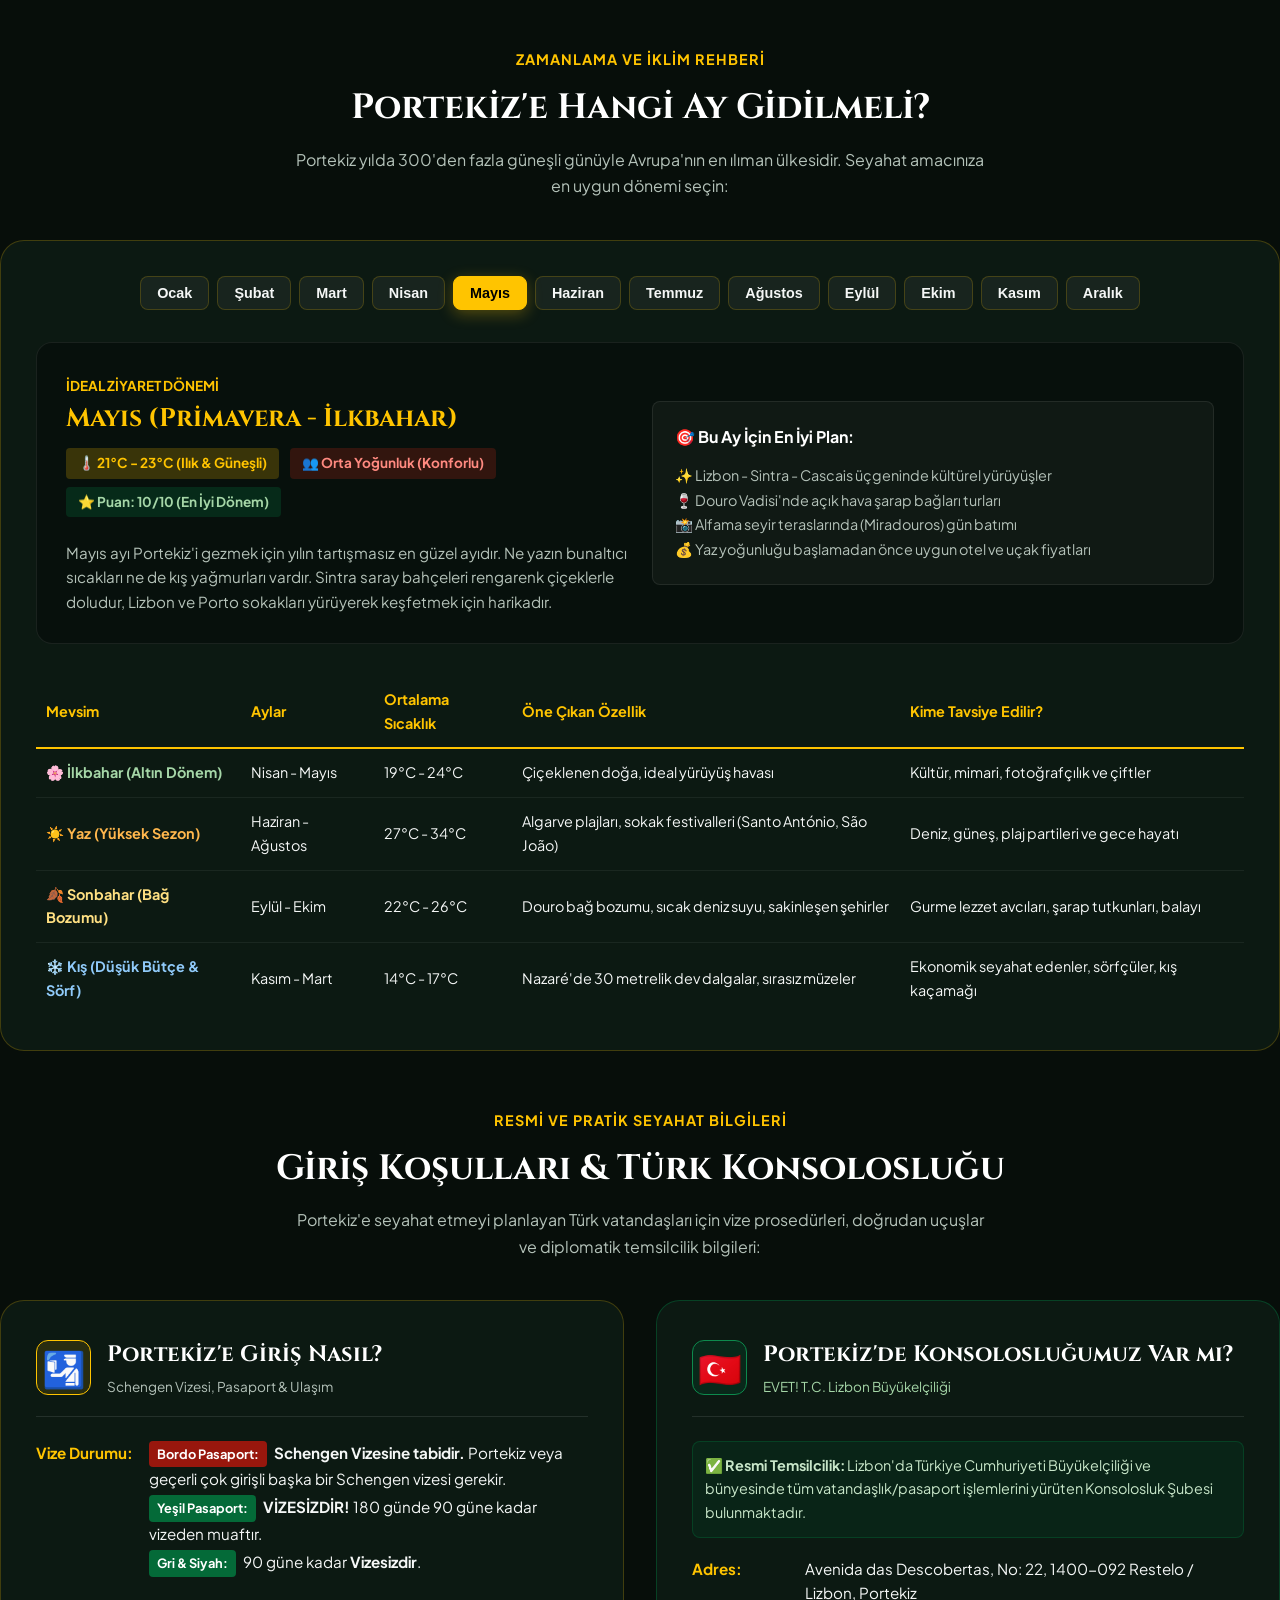
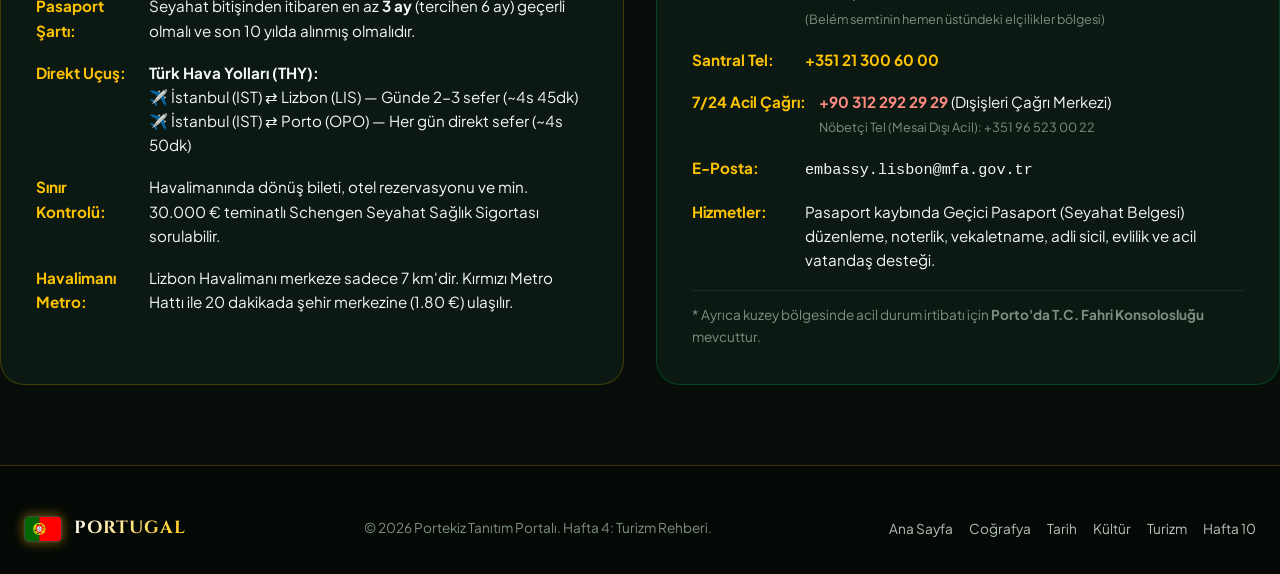
<file: turizm.html>
<!DOCTYPE html>
<html lang="tr">
<head>
  <meta charset="UTF-8">
  <meta name="viewport" content="width=device-width, initial-scale=1.0">
  <title>Portekiz Turizm Rehberi | Gezilecek Yerler, Turizm Verileri, Vize & Konsolosluk Bilgileri (Hafta 4)</title>
  
  <!-- Favicon: Portekiz Bayrağı -->
  <link rel="icon" type="image/svg+xml" href="assets/images/flag-of-portugal.svg">
  
  <!-- CSS Dosyası -->
  <link rel="stylesheet" href="css/style.css">

  <style>
    /* ===================================================================
       TURİZM SAYFASI ÖZEL STİLLERİ
       =================================================================== */
    .tour-hero {
      background: linear-gradient(135deg, rgba(4, 106, 56, 0.4) 0%, rgba(255, 196, 0, 0.22) 50%, rgba(218, 41, 28, 0.4) 100%),
                  url('assets/images/porto-scenic.jpg') center/cover no-repeat;
      border: 1px solid var(--border-color);
      border-radius: var(--radius-lg);
      padding: 4.5rem 2rem;
      text-align: center;
      margin-bottom: 3.5rem;
      position: relative;
      overflow: hidden;
      box-shadow: 0 20px 50px rgba(0,0,0,0.7), var(--shadow-glow);
    }
    .tour-hero::after {
      content: '';
      position: absolute;
      inset: 0;
      background: radial-gradient(circle at center, rgba(7, 14, 10, 0.72) 0%, rgba(7, 14, 10, 0.92) 100%);
      pointer-events: none;
    }
    .tour-hero-content {
      position: relative;
      z-index: 2;
      max-width: 900px;
      margin: 0 auto;
    }
    .tour-hero .week-badge {
      display: inline-block;
      background: rgba(255, 196, 0, 0.15);
      border: 1px solid var(--pt-gold);
      color: var(--pt-gold);
      padding: 6px 18px;
      border-radius: 50px;
      font-size: 0.9rem;
      font-weight: 700;
      letter-spacing: 1px;
      margin-bottom: 1.2rem;
      text-transform: uppercase;
    }
    .tour-hero-title {
      font-family: 'Cinzel', serif;
      font-size: 2.8rem;
      font-weight: 900;
      color: #fff;
      line-height: 1.2;
      margin-bottom: 1.2rem;
      text-shadow: 0 4px 20px rgba(0,0,0,0.8);
    }
    .tour-hero-desc {
      font-size: 1.15rem;
      color: var(--text-muted);
      line-height: 1.7;
      margin-bottom: 2rem;
    }

    /* İstatistik KPI Kartları */
    .kpi-grid {
      display: grid;
      grid-template-columns: repeat(auto-fit, minmax(220px, 1fr));
      gap: 1.5rem;
      margin-bottom: 3.5rem;
    }
    .kpi-card {
      background: var(--bg-card);
      border: 1px solid var(--border-color);
      border-radius: var(--radius-md);
      padding: 1.8rem 1.4rem;
      text-align: center;
      transition: var(--transition);
      position: relative;
      overflow: hidden;
    }
    .kpi-card:hover {
      transform: translateY(-5px);
      border-color: var(--pt-gold);
      box-shadow: 0 12px 30px rgba(255, 196, 0, 0.15);
    }
    .kpi-card::before {
      content: '';
      position: absolute;
      top: 0;
      left: 0;
      width: 100%;
      height: 4px;
      background: linear-gradient(90deg, var(--pt-green), var(--pt-gold), var(--pt-red));
    }
    .kpi-icon {
      font-size: 2.2rem;
      margin-bottom: 0.5rem;
    }
    .kpi-number {
      font-family: 'Cinzel', serif;
      font-size: 2.3rem;
      font-weight: 900;
      color: var(--pt-gold);
      margin-bottom: 0.4rem;
      letter-spacing: -0.5px;
    }
    .kpi-title {
      font-size: 1rem;
      font-weight: 700;
      color: var(--text-main);
      margin-bottom: 0.4rem;
    }
    .kpi-desc {
      font-size: 0.85rem;
      color: var(--text-muted);
      line-height: 1.4;
    }

    /* Pazar Payı & Ülkeler Bar Grafiği */
    .chart-container {
      background: var(--bg-card);
      border: 1px solid var(--border-color);
      border-radius: var(--radius-lg);
      padding: 2.2rem;
      margin-bottom: 3.5rem;
    }
    .bar-row {
      display: grid;
      grid-template-columns: 140px 1fr 60px;
      align-items: center;
      gap: 1rem;
      margin-bottom: 1.1rem;
    }
    .bar-label {
      font-size: 0.95rem;
      font-weight: 600;
      color: var(--text-main);
      display: flex;
      align-items: center;
      gap: 0.5rem;
    }
    .bar-track {
      background: rgba(255, 255, 255, 0.08);
      height: 18px;
      border-radius: 9px;
      overflow: hidden;
      position: relative;
    }
    .bar-fill {
      height: 100%;
      border-radius: 9px;
      background: linear-gradient(90deg, var(--pt-green), var(--pt-gold));
      transition: width 1s ease-in-out;
    }
    .bar-value {
      font-size: 0.95rem;
      font-weight: 700;
      color: var(--pt-gold);
      text-align: right;
    }

    /* Turistik Yerler Kartları */
    .places-grid {
      display: grid;
      grid-template-columns: repeat(auto-fit, minmax(320px, 1fr));
      gap: 2rem;
      margin-bottom: 3.5rem;
    }
    .place-card {
      background: var(--bg-card);
      border: 1px solid var(--border-color);
      border-radius: var(--radius-lg);
      overflow: hidden;
      transition: var(--transition);
      display: flex;
      flex-direction: column;
    }
    .place-card:hover {
      transform: translateY(-6px);
      border-color: var(--border-glow);
      box-shadow: 0 16px 40px rgba(0,0,0,0.6), 0 0 20px rgba(255,196,0,0.2);
    }
    .place-img-wrap {
      position: relative;
      width: 100%;
      height: 230px;
      overflow: hidden;
    }
    .place-img {
      width: 100%;
      height: 100%;
      object-fit: cover;
      transition: transform 0.5s ease;
    }
    .place-card:hover .place-img {
      transform: scale(1.08);
    }
    .place-tag {
      position: absolute;
      top: 14px;
      right: 14px;
      background: rgba(7, 14, 10, 0.85);
      border: 1px solid var(--pt-gold);
      color: var(--pt-gold);
      font-size: 0.8rem;
      font-weight: 700;
      padding: 4px 12px;
      border-radius: 50px;
      backdrop-filter: blur(4px);
    }
    .place-body {
      padding: 1.6rem;
      display: flex;
      flex-direction: column;
      flex-grow: 1;
    }
    .place-city {
      font-size: 0.85rem;
      color: var(--pt-gold);
      font-weight: 700;
      text-transform: uppercase;
      letter-spacing: 1px;
      margin-bottom: 0.4rem;
    }
    .place-title {
      font-family: 'Cinzel', serif;
      font-size: 1.35rem;
      font-weight: 700;
      color: #fff;
      margin-bottom: 0.8rem;
    }
    .place-desc {
      font-size: 0.95rem;
      color: var(--text-muted);
      line-height: 1.6;
      margin-bottom: 1.2rem;
      flex-grow: 1;
    }
    .place-highlights {
      list-style: none;
      padding: 0;
      margin: 0;
      border-top: 1px solid rgba(255,255,255,0.08);
      padding-top: 1rem;
    }
    .place-highlights li {
      font-size: 0.85rem;
      color: var(--text-dim);
      margin-bottom: 0.4rem;
      display: flex;
      align-items: center;
      gap: 0.5rem;
    }
    .place-highlights li strong {
      color: var(--text-main);
    }

    /* Mevsim & Ay Seçici İnteraktif Bileşen */
    .month-selector-wrapper {
      background: var(--bg-card);
      border: 1px solid var(--border-color);
      border-radius: var(--radius-lg);
      padding: 2.2rem;
      margin-bottom: 3.5rem;
    }
    .months-nav {
      display: flex;
      flex-wrap: wrap;
      gap: 0.5rem;
      justify-content: center;
      margin-bottom: 2rem;
    }
    .month-btn {
      background: rgba(255,255,255,0.05);
      border: 1px solid rgba(255,196,0,0.2);
      color: var(--text-main);
      padding: 8px 16px;
      border-radius: var(--radius-sm);
      font-size: 0.9rem;
      font-weight: 600;
      cursor: pointer;
      transition: var(--transition);
    }
    .month-btn:hover, .month-btn.active {
      background: var(--pt-gold);
      color: #000;
      border-color: var(--pt-gold);
      box-shadow: 0 4px 15px rgba(255,196,0,0.3);
      font-weight: 700;
    }
    .month-display-card {
      background: rgba(0,0,0,0.35);
      border: 1px solid rgba(255,255,255,0.08);
      border-radius: var(--radius-md);
      padding: 1.8rem;
      display: grid;
      grid-template-columns: 1fr 1fr;
      gap: 1.5rem;
      align-items: center;
    }
    @media (max-width: 768px) {
      .month-display-card {
        grid-template-columns: 1fr;
      }
    }
    .month-header h3 {
      font-family: 'Cinzel', serif;
      font-size: 1.6rem;
      color: var(--pt-gold);
      margin-bottom: 0.5rem;
    }
    .month-stat-badge {
      display: inline-block;
      padding: 4px 12px;
      border-radius: 4px;
      font-size: 0.85rem;
      font-weight: 700;
      margin-right: 0.5rem;
      margin-bottom: 0.5rem;
    }
    .badge-temp { background: rgba(255, 196, 0, 0.2); color: var(--pt-gold); }
    .badge-crowd { background: rgba(218, 41, 28, 0.2); color: #ff8a80; }
    .badge-nature { background: rgba(4, 106, 56, 0.3); color: #a5d6a7; }

    /* Konsolosluk & Giriş İki Sütunlu Grid */
    .dual-guide-grid {
      display: grid;
      grid-template-columns: 1fr 1fr;
      gap: 2rem;
      margin-bottom: 3.5rem;
    }
    @media (max-width: 900px) {
      .dual-guide-grid {
        grid-template-columns: 1fr;
      }
    }
    .guide-card {
      background: var(--bg-card);
      border: 1px solid var(--border-color);
      border-radius: var(--radius-lg);
      padding: 2.2rem;
      position: relative;
    }
    .guide-card-header {
      display: flex;
      align-items: center;
      gap: 1rem;
      margin-bottom: 1.5rem;
      padding-bottom: 1rem;
      border-bottom: 1px solid rgba(255,255,255,0.1);
    }
    .guide-card-icon {
      font-size: 2.2rem;
      width: 55px;
      height: 55px;
      display: flex;
      align-items: center;
      justify-content: center;
      background: rgba(255,196,0,0.12);
      border: 1px solid var(--pt-gold);
      border-radius: 12px;
    }
    .guide-card-title {
      font-family: 'Cinzel', serif;
      font-size: 1.4rem;
      color: #fff;
    }
    .guide-info-row {
      margin-bottom: 1.1rem;
      display: flex;
      gap: 0.8rem;
      font-size: 0.95rem;
      line-height: 1.6;
    }
    .guide-info-label {
      font-weight: 700;
      color: var(--pt-gold);
      min-width: 100px;
    }
    .guide-info-val {
      color: var(--text-main);
    }
    .badge-passport {
      display: inline-block;
      padding: 3px 8px;
      border-radius: 4px;
      font-size: 0.8rem;
      font-weight: 700;
      margin-right: 4px;
    }
    .pass-green { background: #046a38; color: #fff; }
    .pass-red { background: #98170d; color: #fff; }

  </style>
</head>
<body>

  <!-- ÜST MENÜ (HEADER & NAVBAR) -->
  <header class="main-header">
    <div class="nav-container">
      <a href="index.html" class="logo-area" title="Portekiz Ana Sayfa">
        <img src="assets/images/flag-of-portugal.svg" alt="Portekiz Bayrağı" class="logo-flag-icon">
        <span class="logo-text">PORTUGAL</span>
      </a>

      <!-- 10 Hafta Menüsü -->
      <nav class="nav-menu-wrapper">
        <ul class="nav-menu">
          <li class="nav-item"><a href="index.html">Ana Sayfa</a></li>
          <li class="nav-item"><a href="cografya.html">Coğrafya</a></li>
          <li class="nav-item"><a href="tarih.html">Tarih</a></li>
          <li class="nav-item"><a href="kultur.html">Kültür</a></li>
          <li class="nav-item active"><a href="turizm.html">Turizm</a></li>
          <li class="nav-item"><a href="hafta-5.html">Hafta 5</a></li>
          <li class="nav-item"><a href="hafta-6.html">Hafta 6</a></li>
          <li class="nav-item"><a href="hafta-7.html">Hafta 7</a></li>
          <li class="nav-item"><a href="hafta-8.html">Hafta 8</a></li>
          <li class="nav-item"><a href="hafta-9.html">Hafta 9</a></li>
          <li class="nav-item"><a href="hafta-10.html">Hafta 10</a></li>
        </ul>
      </nav>
    </div>
  </header>

  <!-- ANA İÇERİK ALANI -->
  <main class="container" style="padding-top: 2rem;">

    <!-- HERO BÖLÜMÜ -->
    <section class="tour-hero">
      <div class="tour-hero-content">
        <span class="week-badge">🇵🇹 HAFTA 4 • DÜNYANIN LİDER DESTİNASYONU</span>
        <h1 class="tour-hero-title">Portekiz Turizm Rehberi</h1>
        <p class="tour-hero-desc">
          Yılda 30 milyonu aşkın gezgini ağırlayan Portekiz; Atlantik'in masalsı sarayları, güneşle yıkanan altın sahilleri, tarihi tramvayları, zengin gastronomisi ve dünyaca ünlü misafirperverliğiyle Avrupa'nın parlayan yıldızıdır.
        </p>
        <div style="display: flex; gap: 1rem; justify-content: center; flex-wrap: wrap;">
          <a href="#turistik-yerler" class="btn btn-primary" style="background: var(--pt-gold); color: #000; font-weight: 700; padding: 12px 24px; border-radius: 8px; text-decoration: none;">📍 Gezilecek Yerler</a>
          <a href="#giris-ve-konsolosluk" class="btn btn-secondary" style="background: rgba(255,255,255,0.1); border: 1px solid var(--border-color); color: #fff; padding: 12px 24px; border-radius: 8px; text-decoration: none;">🏛️ Konsolosluk & Vize</a>
          <a href="#hangi-ay-gidilmeli" class="btn btn-secondary" style="background: rgba(255,255,255,0.1); border: 1px solid var(--border-color); color: #fff; padding: 12px 24px; border-radius: 8px; text-decoration: none;">☀️ Hangi Ay Gidilmeli?</a>
        </div>
      </div>
    </section>

    <!-- BÖLÜM 1: VERİLERLE ÜLKEYE GELEN KİŞİ SAYISI VE TURİZM İSTATİSTİKLERİ -->
    <section class="section-block" id="turizm-verileri">
      <div class="section-title-wrap text-center" style="text-align: center; margin-bottom: 2.5rem;">
        <span style="color: var(--pt-gold); font-weight: 700; text-transform: uppercase; font-size: 0.9rem; letter-spacing: 1px;">İstatistikler ve Ekonomik Büyüklük</span>
        <h2 style="font-family: 'Cinzel', serif; font-size: 2.2rem; color: #fff; margin-top: 0.4rem;">Verilerle Portekiz Turizmi</h2>
        <p style="color: var(--text-muted); max-width: 700px; margin: 0.6rem auto 0;">
          Portekiz Ulusal İstatistik Enstitüsü (INE) ve <em>Turismo de Portugal</em> resmi verilerine göre ülkenin turizm hacmi tarihi zirvesindedir.
        </p>
      </div>

      <!-- KPI Sayaç Kartları -->
      <div class="kpi-grid">
        <div class="kpi-card">
          <div class="kpi-icon">✈️</div>
          <div class="kpi-number">30.5M+</div>
          <div class="kpi-title">Yıllık Turist Sayısı</div>
          <div class="kpi-desc">10.4 milyonluk ülke nüfusunun neredeyse 3 katı uluslararası misafir ağırlanmaktadır.</div>
        </div>

        <div class="kpi-card">
          <div class="kpi-icon">🏨</div>
          <div class="kpi-number">77.2M</div>
          <div class="kpi-title">Toplam Geceleme</div>
          <div class="kpi-desc">Yabancı ziyaretçilerin otel ve konaklama tesislerindeki yıllık geceleme rekoru.</div>
        </div>

        <div class="kpi-card">
          <div class="kpi-icon">💶</div>
          <div class="kpi-number">25.1 Milyar €</div>
          <div class="kpi-title">Yıllık Turizm Geliri</div>
          <div class="kpi-desc">Ülke ekonomisine döviz kazandıran en büyük ve en hızlı büyüyen lokomotif sektör.</div>
        </div>

        <div class="kpi-card">
          <div class="kpi-icon">📊</div>
          <div class="kpi-number">%16.8</div>
          <div class="kpi-title">GSYİH (GDP) Payı</div>
          <div class="kpi-desc">Portekiz milli gelirinin yaklaşık beşte biri doğrudan ve dolaylı olarak turizmden sağlanır.</div>
        </div>
      </div>

      <!-- En Çok Turist Gönderen Ülkeler -->
      <div class="chart-container">
        <div style="display: flex; justify-content: space-between; align-items: center; margin-bottom: 1.5rem; flex-wrap: wrap; gap: 0.5rem;">
          <h3 style="font-family: 'Cinzel', serif; font-size: 1.4rem; color: #fff;">Portekiz'e En Çok Turist Gönderen Ülkeler (% Pazar Payı)</h3>
          <span style="font-size: 0.85rem; color: var(--pt-gold); background: rgba(255,196,0,0.1); padding: 4px 10px; border-radius: 4px;">Kaynak: INE Portugal 2024</span>
        </div>

        <div class="bar-row">
          <div class="bar-label">🇬🇧 Birleşik Krallık</div>
          <div class="bar-track"><div class="bar-fill" style="width: 85%;"></div></div>
          <div class="bar-value">%19.2</div>
        </div>

        <div class="bar-row">
          <div class="bar-label">🇩🇪 Almanya</div>
          <div class="bar-track"><div class="bar-fill" style="width: 58%;"></div></div>
          <div class="bar-value">%12.4</div>
        </div>

        <div class="bar-row">
          <div class="bar-label">🇪🇸 İspanya</div>
          <div class="bar-track"><div class="bar-fill" style="width: 54%;"></div></div>
          <div class="bar-value">%11.5</div>
        </div>

        <div class="bar-row">
          <div class="bar-label">🇫🇷 Fransa</div>
          <div class="bar-track"><div class="bar-fill" style="width: 48%;"></div></div>
          <div class="bar-value">%10.1</div>
        </div>

        <div class="bar-row">
          <div class="bar-label">🇺🇸 ABD</div>
          <div class="bar-track"><div class="bar-fill" style="width: 42%;"></div></div>
          <div class="bar-value">%8.9</div>
        </div>

        <div class="bar-row">
          <div class="bar-label">🇹🇷 Türkiye & Diğer</div>
          <div class="bar-track"><div class="bar-fill" style="width: 32%;"></div></div>
          <div class="bar-value">~95.000+</div>
        </div>
        <p style="font-size: 0.85rem; color: var(--text-dim); margin-top: 1rem; line-height: 1.5;">
          * Türk Hava Yolları'nın İstanbul-Lizbon ve İstanbul-Porto doğrudan uçuş seferlerinin artmasıyla birlikte Türkiye'den Portekiz'e giden turist sayısında her yıl %20'nin üzerinde düzenli bir artış yaşanmaktadır.
        </p>
      </div>
    </section>

    <!-- BÖLÜM 2: EN POPÜLER TURİSTİK YERLER VE RESİMLERİ -->
    <section class="section-block" id="turistik-yerler">
      <div class="section-title-wrap text-center" style="text-align: center; margin-bottom: 2.5rem;">
        <span style="color: var(--pt-gold); font-weight: 700; text-transform: uppercase; font-size: 0.9rem; letter-spacing: 1px;">Öne Çıkan Rotalar</span>
        <h2 style="font-family: 'Cinzel', serif; font-size: 2.2rem; color: #fff; margin-top: 0.4rem;">Portekiz'in En Büyüleyici Turistik Noktaları</h2>
        <p style="color: var(--text-muted); max-width: 700px; margin: 0.6rem auto 0;">
          Tarihi gotik manastırlardan altın kumsallara, masal şatolarından okyanus krater göllerine kadar mutlaka görülmesi gereken yerler:
        </p>
      </div>

      <div class="places-grid">

        <!-- 1. Belém Kulesi & Lizbon -->
        <div class="place-card">
          <div class="place-img-wrap">
            <img src="assets/images/belem-tower.jpg" alt="Belém Kulesi Lizbon" class="place-img">
            <span class="place-tag">UNESCO Mirası</span>
          </div>
          <div class="place-body">
            <div class="place-city">LİZBON (LISBOA)</div>
            <h3 class="place-title">Belém Kulesi & Jerónimos</h3>
            <p class="place-desc">
              16. yüzyılda Tejo Nehri ağzına inşa edilen Belém Kulesi, Keşifler Çağı'nın sembolüdür. Vasco da Gama'nın denize açıldığı noktada yer alan Jerónimos Manastırı ile birlikte Manuelin mimarisinin zirvesidir.
            </p>
            <ul class="place-highlights">
              <li>📍 <strong>Öne Çıkan:</strong> Tarihi 28 nolu Sarı Tramvay & Alfama</li>
              <li>🥧 <strong>Tat:</strong> Orijinal fırından taze sıcak Pastéis de Belém</li>
              <li>🎫 <strong>İpucu:</strong> Lisboa Card ile sıra beklemeden ücretsiz giriş</li>
            </ul>
          </div>
        </div>

        <!-- 2. Pena Sarayı & Sintra -->
        <div class="place-card">
          <div class="place-img-wrap">
            <img src="assets/images/pena-palace.jpg" alt="Pena Sarayı Sintra" class="place-img">
            <span class="place-tag">Dünyanın En İkonik Sarayı</span>
          </div>
          <div class="place-body">
            <div class="place-city">SİNTRA (SINTRA)</div>
            <h3 class="place-title">Pena Sarayı & Cabo da Roca</h3>
            <p class="place-desc">
              Sintra dağlarının sisli zirvesinde sarı, kırmızı ve mor tonlarıyla yükselen Pena Sarayı, 19. yüzyıl Romantizm akımının yaşayan masalıdır. Yakınındaki Cabo da Roca ise Avrupa kıtasının en batı ucudur.
            </p>
            <ul class="place-highlights">
              <li>🌊 <strong>Cabo da Roca:</strong> "Karaların bittiği, denizin başladığı yer"</li>
              <li>🏰 <strong>Quinta da Regaleira:</strong> Gizemli Ters Başlatma Kuyusu</li>
              <li>🚆 <strong>Ulaşım:</strong> Lizbon Rossio Garı'ndan 40 dakikalık tren</li>
            </ul>
          </div>
        </div>

        <!-- 3. Porto & Dom Luís Köprüsü -->
        <div class="place-card">
          <div class="place-img-wrap">
            <img src="assets/images/porto-scenic.jpg" alt="Porto Dom Luís Köprüsü ve Ribeira" class="place-img">
            <span class="place-tag">Kuzeyin Başkenti</span>
          </div>
          <div class="place-body">
            <div class="place-city">PORTO (OPO)</div>
            <h3 class="place-title">Ribeira & Dom Luís I Köprüsü</h3>
            <p class="place-desc">
              Douro Nehri'nin iki yakasını bağlayan heybetli çift katlı çelik köprü, Gustave Eiffel'in öğrencisi Teófilo Seyrig tarafından tasarlanmıştır. Nehir kıyısındaki rengarenk Ribeira evleri ve şarap mahzenleri büyüleyicidir.
            </p>
            <ul class="place-highlights">
              <li>📚 <strong>Livraria Lello:</strong> Harry Potter'a ilham veren masalsı kitapçı</li>
              <li>🎨 <strong>São Bento Garı:</strong> 20.000 el yapımı Azulejo çinisi</li>
              <li>🍷 <strong>Deneyim:</strong> Douro Nehri üzerinde tarihi Rabelo tekne turu</li>
            </ul>
          </div>
        </div>

        <!-- 4. Benagil Mağarası & Algarve -->
        <div class="place-card">
          <div class="place-img-wrap">
            <img src="assets/images/benagil-cave.jpg" alt="Benagil Deniz Mağarası Algarve" class="place-img">
            <span class="place-tag">Dünyanın En Güzel Mağarası</span>
          </div>
          <div class="place-body">
            <div class="place-city">ALGARVE SAHİLLERİ</div>
            <h3 class="place-title">Benagil Mağarası & Altın Kıyılar</h3>
            <p class="place-desc">
              Tepesinde doğal bir kubbe penceresi olan Benagil Mağarası (Algar de Benagil), içeri süzülen güneş ışığı ve altın kumsalıyla dünyanın en çok fotoğraflanan doğal harikalarından biridir.
            </p>
            <ul class="place-highlights">
              <li>🛶 <strong>Erişim:</strong> Tekne, kano (kayak) veya denizden yüzerek</li>
              <li>🏖️ <strong>Praia da Marinha:</strong> Dünyanın en iyi 10 plajı listesinde</li>
              <li>🏄 <strong>Aktivite:</strong> Ponta da Piedade falezleri ve okyanus sörfü</li>
            </ul>
          </div>
        </div>

        <!-- 5. Madeira Adası -->
        <div class="place-card">
          <div class="place-img-wrap">
            <img src="assets/images/santana-casas.jpg" alt="Madeira Santana Üçgen Evleri" class="place-img">
            <span class="place-tag">Sonsuz Bahar Adası</span>
          </div>
          <div class="place-body">
            <div class="place-city">MADEIRA ÖZERK BÖLGESİ</div>
            <h3 class="place-title">Funchal & Santana Evleri</h3>
            <p class="place-desc">
              Atlantik Okyanusu'nda yer alan Madeira, tropikal doğası, egzotik botanik bahçeleri, volkanik falezleri ve Santana kasabasındaki geleneksel saz çatılı üçgen evleriyle (Palheiros) dört mevsim baharı yaşatır.
            </p>
            <ul class="place-highlights">
              <li>🚶 <strong>Levada Yürüyüşleri:</strong> 2.000 km'lik su kanalı patikaları</li>
              <li>🛷 <strong>Monte Toboggan:</strong> Hasır kızaklarla asfalt üzerinde iniş</li>
              <li>✈️ <strong>Funchal:</strong> Dünyanın en heyecan verici havaalanı pisti</li>
            </ul>
          </div>
        </div>

        <!-- 6. Azor Adaları (Açores) -->
        <div class="place-card">
          <div class="place-img-wrap">
            <img src="assets/images/sete-cidades.jpg" alt="Azor Adaları Sete Cidades İkiz Göller" class="place-img">
            <span class="place-tag">Atlantik'in Kalbi</span>
          </div>
          <div class="place-body">
            <div class="place-city">AZOR ADALARI (AÇORES)</div>
            <h3 class="place-title">Sete Cidades & Krater Gölleri</h3>
            <p class="place-desc">
              9 volkanik adadan oluşan Azorlar, devasa krater gölleri, fışkıran jeotermal kaplıcaları ve el değmemiş yeşil vadileriyle doğaseverlerin mabedidir. Biri zümrüt yeşili diğeri safir mavisi olan Sete Cidades efsanevidir.
            </p>
            <ul class="place-highlights">
              <li>🌋 <strong>Pico Dağı:</strong> Portekiz'in en yüksek zirvesi (2.351 m)</li>
              <li>🐳 <strong>Balina Gözlemi:</strong> Dünyanın 1 numaralı balina izleme rotası</li>
              <li>🍲 <strong>Cozido das Furnas:</strong> Volkan buharında 6 saat pişen güveç</li>
            </ul>
          </div>
        </div>

      </div>
    </section>

    <!-- BÖLÜM 3: HANGİ AY GİDİLMELİ? (MEVSİM REHBERİ) -->
    <section class="section-block" id="hangi-ay-gidilmeli">
      <div class="section-title-wrap text-center" style="text-align: center; margin-bottom: 2.5rem;">
        <span style="color: var(--pt-gold); font-weight: 700; text-transform: uppercase; font-size: 0.9rem; letter-spacing: 1px;">Zamanlama ve İklim Rehberi</span>
        <h2 style="font-family: 'Cinzel', serif; font-size: 2.2rem; color: #fff; margin-top: 0.4rem;">Portekiz'e Hangi Ay Gidilmeli?</h2>
        <p style="color: var(--text-muted); max-width: 700px; margin: 0.6rem auto 0;">
          Portekiz yılda 300'den fazla güneşli günüyle Avrupa'nın en ılıman ülkesidir. Seyahat amacınıza en uygun dönemi seçin:
        </p>
      </div>

      <!-- İnteraktif Ay Seçici Kartı -->
      <div class="month-selector-wrapper">
        <div class="months-nav" id="months-nav">
          <button class="month-btn" data-month="0">Ocak</button>
          <button class="month-btn" data-month="1">Şubat</button>
          <button class="month-btn" data-month="2">Mart</button>
          <button class="month-btn" data-month="3">Nisan</button>
          <button class="month-btn active" data-month="4">Mayıs</button>
          <button class="month-btn" data-month="5">Haziran</button>
          <button class="month-btn" data-month="6">Temmuz</button>
          <button class="month-btn" data-month="7">Ağustos</button>
          <button class="month-btn" data-month="8">Eylül</button>
          <button class="month-btn" data-month="9">Ekim</button>
          <button class="month-btn" data-month="10">Kasım</button>
          <button class="month-btn" data-month="11">Aralık</button>
        </div>

        <div class="month-display-card" id="month-display">
          <div>
            <div class="month-header">
              <span style="color: var(--pt-gold); font-weight: 700; font-size: 0.85rem; text-transform: uppercase;">İdeal Ziyaret Dönemi</span>
              <h3 id="display-month-name">Mayıs (Primavera - İlkbahar)</h3>
            </div>
            <div style="margin-bottom: 1rem;">
              <span class="month-stat-badge badge-temp" id="display-temp">🌡️ 21°C - 23°C (Ilık & Güneşli)</span>
              <span class="month-stat-badge badge-crowd" id="display-crowd">👥 Orta Yoğunluk (Konforlu)</span>
              <span class="month-stat-badge badge-nature" id="display-rating">⭐ Puan: 10/10 (En İyi Dönem)</span>
            </div>
            <p id="display-desc" style="color: var(--text-muted); line-height: 1.6; font-size: 0.95rem;">
              Mayıs ayı Portekiz'i gezmek için yılın tartışmasız en güzel ayıdır. Ne yazın bunaltıcı sıcakları ne de kış yağmurları vardır. Sintra saray bahçeleri rengarenk çiçeklerle doludur, Lizbon ve Porto sokakları yürüyerek keşfetmek için harikadır.
            </p>
          </div>
          <div style="background: rgba(255,255,255,0.04); border: 1px solid rgba(255,255,255,0.08); padding: 1.4rem; border-radius: var(--radius-sm);">
            <h4 style="color: #fff; margin-bottom: 0.8rem; font-size: 1rem;">🎯 Bu Ay İçin En İyi Plan:</h4>
            <ul style="list-style: none; padding: 0; margin: 0; color: var(--text-muted); font-size: 0.9rem; line-height: 1.7;" id="display-tips">
              <li>✨ Lizbon - Sintra - Cascais üçgeninde kültürel yürüyüşler</li>
              <li>🍷 Douro Vadisi'nde açık hava şarap bağları turları</li>
              <li>📸 Alfama seyir teraslarında (Miradouros) gün batımı</li>
              <li>💰 Yaz yoğunluğu başlamadan önce uygun otel ve uçak fiyatları</li>
            </ul>
          </div>
        </div>

        <!-- 4 Mevsim Özet Tablosu -->
        <div style="margin-top: 2rem; overflow-x: auto;">
          <table style="width: 100%; border-collapse: collapse; text-align: left; font-size: 0.9rem;">
            <thead>
              <tr style="border-bottom: 2px solid var(--pt-gold); color: var(--pt-gold);">
                <th style="padding: 12px 10px;">Mevsim</th>
                <th style="padding: 12px 10px;">Aylar</th>
                <th style="padding: 12px 10px;">Ortalama Sıcaklık</th>
                <th style="padding: 12px 10px;">Öne Çıkan Özellik</th>
                <th style="padding: 12px 10px;">Kime Tavsiye Edilir?</th>
              </tr>
            </thead>
            <tbody style="color: var(--text-main);">
              <tr style="border-bottom: 1px solid rgba(255,255,255,0.06);">
                <td style="padding: 12px 10px; font-weight: 700; color: #a5d6a7;">🌸 İlkbahar (Altın Dönem)</td>
                <td style="padding: 12px 10px;">Nisan - Mayıs</td>
                <td style="padding: 12px 10px;">19°C - 24°C</td>
                <td style="padding: 12px 10px;">Çiçeklenen doğa, ideal yürüyüş havası</td>
                <td style="padding: 12px 10px;">Kültür, mimari, fotoğrafçılık ve çiftler</td>
              </tr>
              <tr style="border-bottom: 1px solid rgba(255,255,255,0.06);">
                <td style="padding: 12px 10px; font-weight: 700; color: #ffb74d;">☀️ Yaz (Yüksek Sezon)</td>
                <td style="padding: 12px 10px;">Haziran - Ağustos</td>
                <td style="padding: 12px 10px;">27°C - 34°C</td>
                <td style="padding: 12px 10px;">Algarve plajları, sokak festivalleri (Santo António, São João)</td>
                <td style="padding: 12px 10px;">Deniz, güneş, plaj partileri ve gece hayatı</td>
              </tr>
              <tr style="border-bottom: 1px solid rgba(255,255,255,0.06);">
                <td style="padding: 12px 10px; font-weight: 700; color: #ffe082;">🍂 Sonbahar (Bağ Bozumu)</td>
                <td style="padding: 12px 10px;">Eylül - Ekim</td>
                <td style="padding: 12px 10px;">22°C - 26°C</td>
                <td style="padding: 12px 10px;">Douro bağ bozumu, sıcak deniz suyu, sakinleşen şehirler</td>
                <td style="padding: 12px 10px;">Gurme lezzet avcıları, şarap tutkunları, balayı</td>
              </tr>
              <tr>
                <td style="padding: 12px 10px; font-weight: 700; color: #90caf9;">❄️ Kış (Düşük Bütçe & Sörf)</td>
                <td style="padding: 12px 10px;">Kasım - Mart</td>
                <td style="padding: 12px 10px;">14°C - 17°C</td>
                <td style="padding: 12px 10px;">Nazaré'de 30 metrelik dev dalgalar, sırasız müzeler</td>
                <td style="padding: 12px 10px;">Ekonomik seyahat edenler, sörfçüler, kış kaçamağı</td>
              </tr>
            </tbody>
          </table>
        </div>
      </div>
    </section>

    <!-- BÖLÜM 4 & 5: KONSOLOSLUK VE ÜLKEYE GİRİŞ REHBERİ -->
    <section class="section-block" id="giris-ve-konsolosluk">
      <div class="section-title-wrap text-center" style="text-align: center; margin-bottom: 2.5rem;">
        <span style="color: var(--pt-gold); font-weight: 700; text-transform: uppercase; font-size: 0.9rem; letter-spacing: 1px;">Resmi ve Pratik Seyahat Bilgileri</span>
        <h2 style="font-family: 'Cinzel', serif; font-size: 2.2rem; color: #fff; margin-top: 0.4rem;">Giriş Koşulları & Türk Konsolosluğu</h2>
        <p style="color: var(--text-muted); max-width: 700px; margin: 0.6rem auto 0;">
          Portekiz'e seyahat etmeyi planlayan Türk vatandaşları için vize prosedürleri, doğrudan uçuşlar ve diplomatik temsilcilik bilgileri:
        </p>
      </div>

      <div class="dual-guide-grid">

        <!-- KART 1: ÜLKEYE GİRİŞ VE VİZE NASIL? -->
        <div class="guide-card">
          <div class="guide-card-header">
            <div class="guide-card-icon">🛂</div>
            <div>
              <h3 class="guide-card-title">Portekiz'e Giriş Nasıl?</h3>
              <span style="font-size: 0.85rem; color: var(--text-muted);">Schengen Vizesi, Pasaport & Ulaşım</span>
            </div>
          </div>

          <div class="guide-info-row">
            <div class="guide-info-label">Vize Durumu:</div>
            <div class="guide-info-val">
              <div><span class="badge-passport pass-red">Bordo Pasaport:</span> <strong>Schengen Vizesine tabidir.</strong> Portekiz veya geçerli çok girişli başka bir Schengen vizesi gerekir.</div>
              <div style="margin-top: 4px;"><span class="badge-passport pass-green">Yeşil Pasaport:</span> <strong>VİZESİZDİR!</strong> 180 günde 90 güne kadar vizeden muaftır.</div>
              <div style="margin-top: 4px;"><span class="badge-passport pass-green">Gri & Siyah:</span> 90 güne kadar <strong>Vizesizdir</strong>.</div>
            </div>
          </div>

          <div class="guide-info-row">
            <div class="guide-info-label">Pasaport Şartı:</div>
            <div class="guide-info-val">
              Seyahat bitişinden itibaren en az <strong>3 ay</strong> (tercihen 6 ay) geçerli olmalı ve son 10 yılda alınmış olmalıdır.
            </div>
          </div>

          <div class="guide-info-row">
            <div class="guide-info-label">Direkt Uçuş:</div>
            <div class="guide-info-val">
              <strong>Türk Hava Yolları (THY):</strong><br>
              ✈️ İstanbul (IST) ⇄ Lizbon (LIS) — Günde 2-3 sefer (~4s 45dk)<br>
              ✈️ İstanbul (IST) ⇄ Porto (OPO) — Her gün direkt sefer (~4s 50dk)
            </div>
          </div>

          <div class="guide-info-row">
            <div class="guide-info-label">Sınır Kontrolü:</div>
            <div class="guide-info-val">
              Havalimanında dönüş bileti, otel rezervasyonu ve min. 30.000 € teminatlı Schengen Seyahat Sağlık Sigortası sorulabilir.
            </div>
          </div>

          <div class="guide-info-row">
            <div class="guide-info-label">Havalimanı Metro:</div>
            <div class="guide-info-val">
              Lizbon Havalimanı merkeze sadece 7 km'dir. Kırmızı Metro Hattı ile 20 dakikada şehir merkezine (1.80 €) ulaşılır.
            </div>
          </div>
        </div>

        <!-- KART 2: BİZİM KONSOLOSLUĞUMUZ VAR MI? -->
        <div class="guide-card" style="border-color: rgba(4,106,56,0.5);">
          <div class="guide-card-header">
            <div class="guide-card-icon" style="background: rgba(4,106,56,0.2); border-color: var(--pt-green-light);">🇹🇷</div>
            <div>
              <h3 class="guide-card-title">Portekiz'de Konsolosluğumuz Var mı?</h3>
              <span style="font-size: 0.85rem; color: #a5d6a7;">EVET! T.C. Lizbon Büyükelçiliği</span>
            </div>
          </div>

          <div style="background: rgba(4,106,56,0.15); border: 1px solid rgba(4,106,56,0.4); padding: 12px; border-radius: 8px; margin-bottom: 1.2rem; font-size: 0.9rem; color: #c8e6c9;">
            ✅ <strong>Resmi Temsilcilik:</strong> Lizbon'da Türkiye Cumhuriyeti Büyükelçiliği ve bünyesinde tüm vatandaşlık/pasaport işlemlerini yürüten Konsolosluk Şubesi bulunmaktadır.
          </div>

          <div class="guide-info-row">
            <div class="guide-info-label">Adres:</div>
            <div class="guide-info-val">
              Avenida das Descobertas, No: 22, 1400-092 Restelo / Lizbon, Portekiz<br>
              <small style="color: var(--text-dim);">(Belém semtinin hemen üstündeki elçilikler bölgesi)</small>
            </div>
          </div>

          <div class="guide-info-row">
            <div class="guide-info-label">Santral Tel:</div>
            <div class="guide-info-val">
              <a href="tel:+351213006000" style="color: var(--pt-gold); text-decoration: none; font-weight: 700;">+351 21 300 60 00</a>
            </div>
          </div>

          <div class="guide-info-row">
            <div class="guide-info-label">7/24 Acil Çağrı:</div>
            <div class="guide-info-val">
              <a href="tel:+903122922929" style="color: #ff8a80; text-decoration: none; font-weight: 700;">+90 312 292 29 29</a> (Dışişleri Çağrı Merkezi)<br>
              <small style="color: var(--text-dim);">Nöbetçi Tel (Mesai Dışı Acil): +351 96 523 00 22</small>
            </div>
          </div>

          <div class="guide-info-row">
            <div class="guide-info-label">E-Posta:</div>
            <div class="guide-info-val">
              <code>embassy.lisbon@mfa.gov.tr</code>
            </div>
          </div>

          <div class="guide-info-row">
            <div class="guide-info-label">Hizmetler:</div>
            <div class="guide-info-val">
              Pasaport kaybında Geçici Pasaport (Seyahat Belgesi) düzenleme, noterlik, vekaletname, adli sicil, evlilik ve acil vatandaş desteği.
            </div>
          </div>

          <div style="margin-top: 1rem; padding-top: 0.8rem; border-top: 1px solid rgba(255,255,255,0.08); font-size: 0.85rem; color: var(--text-dim);">
            * Ayrıca kuzey bölgesinde acil durum irtibatı için <strong>Porto'da T.C. Fahri Konsolosluğu</strong> mevcuttur.
          </div>
        </div>

      </div>
    </section>

  </main>

  <!-- ALT BİLGİ (FOOTER) -->
  <footer class="main-footer">
    <div class="footer-content">
      <div class="footer-brand">
        <img src="assets/images/flag-of-portugal.svg" alt="Portekiz Bayrağı" class="logo-flag-icon">
        <span class="logo-text" style="font-size: 1.1rem;">PORTUGAL</span>
      </div>
      <p class="footer-text">
        © 2026 Portekiz Tanıtım Portalı. Hafta 4: Turizm Rehberi.
      </p>
      <ul class="footer-quick-links">
        <li><a href="index.html">Ana Sayfa</a></li>
        <li><a href="cografya.html">Coğrafya</a></li>
        <li><a href="tarih.html">Tarih</a></li>
        <li><a href="kultur.html">Kültür</a></li>
        <li><a href="turizm.html">Turizm</a></li>
        <li><a href="hafta-10.html">Hafta 10</a></li>
      </ul>
    </div>
  </footer>

  <!-- İNTERAKTİF SCRİPT -->
  <script>
    // 12 Ayın Verileri
    const monthsData = [
      {
        name: "Ocak (Inverno - Kış)",
        temp: "🌡️ 14°C - 16°C (Ilıman Kış)",
        crowd: "👥 Çok Düşük (Sakin)",
        rating: "⭐ Puan: 7/10 (Düşük Bütçe)",
        desc: "Orta ve Kuzey Avrupa donarken Lizbon ve Algarve'de ılık bir kış yaşanır. Yağışlı günler olabilir ancak müzelerde sıra beklemezsiniz ve otel fiyatları yılın en ucuz seviyesindedir. Nazaré'de 25 metrelik dev kış dalgalarını izlemek için mükemmeldir.",
        tips: ["Nazaré deniz fenerinden dev dalga sörfçülerini izleyin", "Lizbon müzeleri ve Jerónimos Manastırı'nı kalabalıksız gezin", "Fado evlerinde sıcak kırmızı şarap ve kestane keyfi yapın"]
      },
      {
        name: "Şubat (Karnaval Ayı)",
        temp: "🌡️ 15°C - 17°C (Hafif Ilık)",
        crowd: "👥 Düşük - Orta (Karnavalda Hareketli)",
        rating: "⭐ Puan: 7.5/10",
        desc: "Şubat ayı Portekiz'de Loulé, Madeira ve Torres Vedras karnavallarıyla renklenir. Güneşli günler artmaya başlar, badem ağaçları Algarve'de erken çiçek açar.",
        tips: ["Torres Vedras veya Loulé karnaval geçitlerine katılın", "Algarve'de çiçek açan beyaz badem vadilerini fotoğraflayın", "Sintra saraylarında romantik yürüyüşler yapın"]
      },
      {
        name: "Mart (İlkbahar Uyanışı)",
        temp: "🌡️ 17°C - 19°C (Bahar Başlangıcı)",
        crowd: "👥 Orta",
        rating: "⭐ Puan: 8/10",
        desc: "İlkbaharın ilk müjdecisi olan Mart ayında parklar canlanır, hava ılıklaşır. Açık hava kafelerinde oturup kahve içmek ve Douro Nehri boyunca yürümek çok keyiflidir.",
        tips: ["Porto Ribeira kıyısında güneşin tadını çıkarın", "Braga ve Guimarães gibi kuzeyin tarihi köklerini ziyaret edin", "Azor Adaları'nda doğa canlanırken termal havuzlara girin"]
      },
      {
        name: "Nisan (Paskalya & Çiçekler)",
        temp: "🌡️ 19°C - 21°C (Mükemmel)",
        crowd: "👥 Orta (Paskalya Haftası Yoğun)",
        rating: "⭐ Puan: 9/10 (Şahane)",
        desc: "Nisan ayında Portekiz'de Paskalya (Semana Santa) kutlamaları özellikle Braga ve Óbidos'ta muazzam bir atmosfer yaratır. Hava 20 derece civarında ne üşütür ne terletir.",
        tips: ["Braga Semana Santa meşaleli gece geçitlerini izleyin", "Ortaçağ kasabası Óbidos'un surlarında yürüyün", "Sintra'nın sisli masalsı bahçelerini keşfedin"]
      },
      {
        name: "Mayıs (Primavera - Yılın Zirvesi)",
        temp: "🌡️ 21°C - 24°C (Ilık & Parlak)",
        crowd: "👥 Orta Yoğunluk (Konforlu)",
        rating: "⭐ Puan: 10/10 (En İyi Dönem)",
        desc: "Mayıs ayı Portekiz'i gezmek için yılın tartışmasız en güzel ayıdır. Ne yazın bunaltıcı sıcakları ne de kış yağmurları vardır. Sintra saray bahçeleri rengarenk çiçeklerle doludur, Lizbon ve Porto sokakları yürüyerek keşfetmek için harikadır.",
        tips: ["Lizbon - Sintra - Cascais üçgeninde kültürel yürüyüşler", "Douro Vadisi'nde açık hava şarap bağları turları", "Alfama seyir teraslarında (Miradouros) gün batımı", "Yaz yoğunluğu başlamadan uygun fiyatlı seyahat"]
      },
      {
        name: "Haziran (Festivaller & Karnavallar)",
        temp: "🌡️ 25°C - 28°C (Yaz Başlangıcı)",
        crowd: "👥 Yüksek (Çok Neşeli)",
        rating: "⭐ Puan: 9.5/10",
        desc: "Haziran ayı Portekiz'in en eğlenceli ayıdır! 12-13 Haziran'da Lizbon'da Santo António sokak festivalinde herkes sokakta ızgara sardalya yer ve dans eder. 23-24 Haziran'da Porto'da São João festivalinde plastik çekiçlerle kutlama yapılır.",
        tips: ["Lizbon sokaklarında Festas de Lisboa karnavalına katılın", "Porto São João gecesinde Douro üzerindeki havai fişekleri izleyin", "Algarve sahillerinde ilk deniz sezonunu açın"]
      },
      {
        name: "Temmuz (Plaj & Güneş)",
        temp: "🌡️ 28°C - 32°C (Sıcak)",
        crowd: "👥 Çok Yüksek (Zirve Sezon)",
        rating: "⭐ Puan: 8.5/10",
        desc: "Temmuz tam bir yaz tatili ayıdır. Algarve sahilleri, Lagos, Albufeira ve Benagil mağarası teknelerle dolar. Akşamları serin Atlantik esintisiyle çok keyifli geçer.",
        tips: ["Benagil Mağarası ve Marinha plajında kano yapın", "Cascais ve Estoril plajlarında güneşlenin", "Gece açık hava fado konserlerini dinleyin"]
      },
      {
        name: "Ağustos (Yazın Zirvesi)",
        temp: "🌡️ 29°C - 35°C (En Sıcak Ay)",
        crowd: "👥 Maksimum (Avrupa Tatilde)",
        rating: "⭐ Puan: 8/10",
        desc: "Tüm Avrupa'nın tatilde olduğu aydır. Sahiller oldukça kalabalıktır. Şehir merkezlerinde öğle saatlerinde sıcaklık 35 dereceyi bulabilir. Erken rezervasyon şarttır.",
        tips: ["Deniz tatili için Algarve ve Madeira'yı tercih edin", "Öğle saatlerini klimalı müzelerde ve saray içlerinde geçirin", "Akşam serinliğinde açık hava teras restoranlarında deniz ürünleri tadın"]
      },
      {
        name: "Eylül (Bağ Bozumu & Ilık Deniz)",
        temp: "🌡️ 25°C - 28°C (Harika)",
        crowd: "👥 Orta - Yüksek",
        rating: "⭐ Puan: 9.8/10 (İkinci Altın Dönem)",
        desc: "Eylül ayı Portekiz'in gizli mücevheridir. Okullar açıldığı için çocuklu aile kalabalığı azalır, deniz suyu yaz boyu ısındığı için en keyifli sıcaklıktadır. Douro Vadisi'nde bağ bozumu başlar.",
        tips: ["Douro Vadisi'nde üzüm hasadı ve geleneksel ezme şenliklerine katılın", "Algarve'de kalabalıksız sıcak denizin tadını çıkarın", "Lizbon ve Porto'da sanat bienallerini ve caz festivallerini gezin"]
      },
      {
        name: "Ekim (Sonbahar Romantizmi)",
        temp: "🌡️ 21°C - 24°C (Ilık Sonbahar)",
        crowd: "👥 Orta (Keyifli)",
        rating: "⭐ Puan: 9/10",
        desc: "Hala 22-24 derece ılık hava devam eder. Ağaçlar sararır, Sintra dağları altın renklere bürünür. Şehir turları, gurme gastronomi gezileri ve müzeler için harika bir andır.",
        tips: ["Sintra'nın sararmış yapraklarla kaplı ormanlarında yürüyün", "Alentejo kırsalında zeytin hasadı ve şarap tadımı yapın", "Madeira'da ılıman iklimde levada yürüyüşleri yapın"]
      },
      {
        name: "Kasım (Kestane & Sakinlik)",
        temp: "🌡️ 16°C - 18°C (Serin)",
        crowd: "👥 Düşük (Çok Rahat)",
        rating: "⭐ Puan: 7.5/10",
        desc: "11 Kasım São Martinho (Aziz Martin) bayramında sokaklarda közde kestane kokuları yükselir ('Água-pé ve kestane'). Turist kalabalığı tamamen çekilir, yerel halkla baş başa kalırsınız.",
        tips: ["Sokak satıcılarından sıcak kağıt külahlarda közde kestane alın", "Nazaré'ye gidip dev dalgaları izleyin", "Porto'nun tarihi kütüphanelerinde ve kafelerinde vakit geçirin"]
      },
      {
        name: "Aralık (Yılbaşı Işıkları & Çarşılar)",
        temp: "🌡️ 14°C - 16°C (Ilıman)",
        crowd: "👥 Orta (Yılbaşında Hareketli)",
        rating: "⭐ Puan: 8/10",
        desc: "Aralık ayında Lizbon ve Porto sokakları milyonlarca Noel ışığıyla donatılır. Avrupa'nın en ılıman kışlarından biri yaşandığı için dışarıda montla rahatça dolaşılabilir. Madeira'nın yılbaşı havai fişek gösterisi dünya rekoruna sahiptir.",
        tips: ["Lizbon Praça do Comércio'daki dev ışıklı Noel ağacını görün", "Geleneksel 'Bolo Rei' (Kral Keki) tatlısını tadın", "Madeira Funchal'da Guiness rekorlu yılbaşı havai fişeklerini izleyin"]
      }
    ];

    // Ay Butonları Dinleyicisi
    const monthBtns = document.querySelectorAll('.month-btn');
    monthBtns.forEach(btn => {
      btn.addEventListener('click', () => {
        monthBtns.forEach(b => b.classList.remove('active'));
        btn.classList.add('active');
        const idx = parseInt(btn.dataset.month);
        const data = monthsData[idx];

        document.getElementById('display-month-name').textContent = data.name;
        document.getElementById('display-temp').textContent = data.temp;
        document.getElementById('display-crowd').textContent = data.crowd;
        document.getElementById('display-rating').textContent = data.rating;
        document.getElementById('display-desc').textContent = data.desc;

        const tipsUl = document.getElementById('display-tips');
        tipsUl.innerHTML = '';
        data.tips.forEach(t => {
          const li = document.createElement('li');
          li.textContent = t;
          tipsUl.appendChild(li);
        });
      });
    });

  </script>
</body>
</html>
</file>
<file: css/style.css>
/* ===================================================================
   PORTEKİZ WEB SİTESİ - MODERN PREMIUM STİL DOSYASI
   Renk Paleti: Portekiz Bayrağı (Yeşil, Kırmızı, Altın Sarısı, Beyaz)
   =================================================================== */

@import url('https://fonts.googleapis.com/css2?family=Cinzel:wght@600;700;900&family=Plus+Jakarta+Sans:wght@300;400;500;600;700;800&display=swap');

:root {
  --pt-green: #046A38;
  --pt-green-dark: #024223;
  --pt-green-light: #0d8a4d;
  --pt-green-glow: rgba(4, 106, 56, 0.4);
  --pt-red: #DA291C;
  --pt-red-dark: #98170d;
  --pt-red-light: #f03d2f;
  --pt-red-glow: rgba(218, 41, 28, 0.4);
  --pt-gold: #FFC400;
  --pt-gold-light: #ffe082;
  --pt-gold-dark: #c69200;
  --pt-gold-glow: rgba(255, 196, 0, 0.4);
  
  --bg-dark: #070e0a;
  --bg-card: rgba(14, 28, 20, 0.85);
  --bg-card-hover: rgba(20, 42, 30, 0.95);
  --border-color: rgba(255, 196, 0, 0.22);
  --border-glow: rgba(255, 196, 0, 0.6);
  
  --text-main: #f5f7f6;
  --text-muted: #b4c2b9;
  --text-dim: #7d8f83;
  
  --radius-sm: 8px;
  --radius-md: 16px;
  --radius-lg: 24px;
  --shadow-main: 0 10px 30px rgba(0, 0, 0, 0.5);
  --shadow-glow: 0 0 30px rgba(218, 41, 28, 0.2), 0 0 30px rgba(4, 106, 56, 0.2);
  
  --transition: all 0.3s cubic-bezier(0.16, 1, 0.3, 1);
}

* {
  margin: 0;
  padding: 0;
  box-sizing: border-box;
}

html {
  scroll-behavior: smooth;
  font-size: 16px;
}

body {
  font-family: 'Plus Jakarta Sans', -apple-system, BlinkMacSystemFont, sans-serif;
  background-color: var(--bg-dark);
  color: var(--text-main);
  line-height: 1.65;
  overflow-x: hidden;
  position: relative;
  min-height: 100vh;
}

/* Dinamik Işıltılı Arka Plan */
body::before {
  content: '';
  position: fixed;
  top: 0;
  left: 0;
  width: 100vw;
  height: 100vh;
  background: 
    radial-gradient(circle at 10% 20%, rgba(4, 106, 56, 0.22) 0%, transparent 45%),
    radial-gradient(circle at 90% 80%, rgba(218, 41, 28, 0.2) 0%, transparent 45%),
    radial-gradient(circle at 50% 50%, rgba(255, 196, 0, 0.06) 0%, transparent 50%);
  pointer-events: none;
  z-index: -1;
}

/* ===================================================================
   ÜST NAVİGASYON (HEADER & NAVBAR)
   =================================================================== */
.main-header {
  position: sticky;
  top: 0;
  z-index: 1000;
  background: rgba(7, 14, 10, 0.94);
  backdrop-filter: blur(20px);
  border-bottom: 1px solid var(--border-color);
  box-shadow: 0 4px 25px rgba(0,0,0,0.5);
}

.nav-container {
  max-width: 1400px;
  margin: 0 auto;
  padding: 0.75rem 1.5rem;
  display: flex;
  align-items: center;
  justify-content: space-between;
  gap: 1.25rem;
}

.logo-area {
  display: flex;
  align-items: center;
  gap: 0.75rem;
  text-decoration: none;
  color: var(--text-main);
  flex-shrink: 0;
}

.logo-flag-icon {
  width: 38px;
  height: 26px;
  border-radius: 4px;
  object-fit: cover;
  box-shadow: 0 0 12px rgba(255, 196, 0, 0.5);
  border: 1px solid rgba(255,255,255,0.25);
  transition: var(--transition);
}

.logo-area:hover .logo-flag-icon {
  transform: scale(1.1) rotate(-3deg);
}

.logo-text {
  font-family: 'Cinzel', serif;
  font-size: 1.35rem;
  font-weight: 700;
  letter-spacing: 1px;
  background: linear-gradient(135deg, #fff 0%, var(--pt-gold) 100%);
  -webkit-background-clip: text;
  -webkit-text-fill-color: transparent;
}

/* 10 Haftalık Menü */
.nav-menu-wrapper {
  display: flex;
  align-items: center;
  overflow-x: auto;
  scrollbar-width: thin;
  padding: 0.25rem 0;
}

.nav-menu-wrapper::-webkit-scrollbar {
  height: 4px;
}
.nav-menu-wrapper::-webkit-scrollbar-thumb {
  background: var(--pt-green);
  border-radius: 4px;
}

.nav-menu {
  display: flex;
  list-style: none;
  gap: 0.4rem;
  white-space: nowrap;
}

.nav-item a {
  display: inline-block;
  padding: 0.45rem 0.85rem;
  font-size: 0.85rem;
  font-weight: 600;
  color: var(--text-muted);
  text-decoration: none;
  border-radius: var(--radius-sm);
  transition: var(--transition);
  border: 1px solid transparent;
}

.nav-item a:hover {
  color: #fff;
  background: rgba(4, 106, 56, 0.4);
  border-color: rgba(255, 196, 0, 0.35);
  transform: translateY(-2px);
}

.nav-item.active a {
  color: #fff;
  background: linear-gradient(135deg, var(--pt-green) 0%, var(--pt-red) 100%);
  border-color: var(--pt-gold);
  box-shadow: 0 3px 12px rgba(218, 41, 28, 0.4);
}

/* ===================================================================
   HERO BÖLÜMÜ
   =================================================================== */
.hero-section {
  position: relative;
  padding: 4.5rem 1.5rem 3.5rem;
  max-width: 1400px;
  margin: 0 auto;
}

.hero-banner {
  display: grid;
  grid-template-columns: 1.2fr 1fr;
  align-items: center;
  gap: 3rem;
  background: linear-gradient(135deg, rgba(4, 106, 56, 0.32) 0%, rgba(218, 41, 28, 0.28) 100%);
  border: 1px solid var(--border-color);
  border-radius: var(--radius-lg);
  padding: 3.25rem;
  box-shadow: var(--shadow-glow);
  position: relative;
  overflow: hidden;
}

.hero-badge {
  display: inline-flex;
  align-items: center;
  gap: 0.5rem;
  padding: 0.4rem 1.1rem;
  background: rgba(255, 196, 0, 0.15);
  border: 1px solid var(--pt-gold);
  border-radius: 50px;
  color: var(--pt-gold-light);
  font-size: 0.85rem;
  font-weight: 700;
  text-transform: uppercase;
  letter-spacing: 1px;
  margin-bottom: 1.25rem;
}

.hero-title {
  font-family: 'Cinzel', serif;
  font-size: 3.1rem;
  font-weight: 900;
  line-height: 1.15;
  margin-bottom: 1.25rem;
}

.hero-title span.green { color: #20e065; text-shadow: 0 0 20px rgba(32, 224, 101, 0.4); }
.hero-title span.gold { color: var(--pt-gold); text-shadow: 0 0 20px rgba(255, 196, 0, 0.4); }
.hero-title span.red { color: var(--pt-red-light); text-shadow: 0 0 20px rgba(240, 61, 47, 0.4); }

.hero-desc {
  font-size: 1.1rem;
  color: var(--text-muted);
  margin-bottom: 2rem;
  max-width: 580px;
}

.hero-actions {
  display: flex;
  flex-wrap: wrap;
  gap: 1rem;
}

.btn {
  display: inline-flex;
  align-items: center;
  gap: 0.5rem;
  padding: 0.8rem 1.5rem;
  font-size: 0.95rem;
  font-weight: 700;
  border-radius: var(--radius-md);
  text-decoration: none;
  cursor: pointer;
  transition: var(--transition);
  border: none;
}

.btn-primary {
  background: linear-gradient(135deg, var(--pt-green) 0%, var(--pt-green-light) 100%);
  color: #fff;
  border: 1px solid rgba(255, 196, 0, 0.4);
  box-shadow: 0 4px 15px rgba(4, 106, 56, 0.4);
}

.btn-primary:hover {
  transform: translateY(-3px);
  box-shadow: 0 10px 25px rgba(4, 106, 56, 0.6);
  border-color: var(--pt-gold);
}

.btn-secondary {
  background: rgba(218, 41, 28, 0.25);
  color: #fff;
  border: 1px solid var(--pt-red);
}

.btn-secondary:hover {
  background: var(--pt-red);
  transform: translateY(-3px);
  box-shadow: 0 10px 25px rgba(218, 41, 28, 0.5);
}

.btn-gold {
  background: linear-gradient(135deg, var(--pt-gold) 0%, #e5a800 100%);
  color: #0b1510;
  box-shadow: 0 4px 15px rgba(255, 196, 0, 0.4);
}
.btn-gold:hover {
  transform: translateY(-3px);
  box-shadow: 0 10px 25px rgba(255, 196, 0, 0.6);
}

.hero-flag-display {
  position: relative;
  text-align: center;
}

.flag-frame {
  position: relative;
  display: inline-block;
  padding: 10px;
  border-radius: var(--radius-md);
  background: linear-gradient(135deg, rgba(255, 196, 0, 0.4), rgba(255, 255, 255, 0.1));
  box-shadow: 0 20px 45px rgba(0,0,0,0.8), 0 0 35px rgba(255, 196, 0, 0.3);
  transition: var(--transition);
}

.flag-frame:hover {
  transform: translateY(-4px) scale(1.02);
}

.hero-flag-img {
  width: 100%;
  max-width: 440px;
  height: auto;
  border-radius: var(--radius-sm);
  display: block;
}

.flag-caption {
  margin-top: 0.75rem;
  font-size: 0.85rem;
  color: var(--pt-gold-light);
  font-weight: 600;
  letter-spacing: 0.5px;
}

/* ===================================================================
   GENEL BÖLÜM STİLLERİ
   =================================================================== */
.section {
  max-width: 1400px;
  margin: 4.5rem auto;
  padding: 0 1.5rem;
}

.section-header {
  text-align: center;
  margin-bottom: 3rem;
  scroll-margin-top: 100px;
}

.section-subtitle {
  color: var(--pt-gold);
  font-size: 0.9rem;
  font-weight: 700;
  text-transform: uppercase;
  letter-spacing: 2px;
  display: inline-block;
  margin-bottom: 0.5rem;
}

.section-title {
  font-family: 'Cinzel', serif;
  font-size: 2.4rem;
  font-weight: 700;
  color: #fff;
  margin-bottom: 0.75rem;
}

.section-desc {
  max-width: 680px;
  margin: 0 auto;
  color: var(--text-muted);
  font-size: 1.05rem;
}

/* ===================================================================
   BÖLÜM 1: GENEL BİLGİLER & ETKİLEŞİMLİ ŞEHİR REHBERİ
   =================================================================== */
.facts-grid {
  display: grid;
  grid-template-columns: repeat(4, 1fr);
  gap: 1.25rem;
  margin-bottom: 2.5rem;
}

.fact-card {
  background: var(--bg-card);
  border: 1px solid var(--border-color);
  border-radius: var(--radius-md);
  padding: 1.5rem;
  transition: var(--transition);
  position: relative;
  overflow: hidden;
  cursor: pointer;
}

.fact-card::before {
  content: '';
  position: absolute;
  top: 0;
  left: 0;
  width: 4px;
  height: 100%;
  background: linear-gradient(to bottom, var(--pt-green), var(--pt-gold));
  transition: var(--transition);
}

.fact-card:hover {
  transform: translateY(-6px) scale(1.02);
  background: var(--bg-card-hover);
  border-color: var(--border-glow);
  box-shadow: 0 12px 30px rgba(0,0,0,0.6), 0 0 20px rgba(4, 106, 56, 0.3);
}

.fact-card:hover::before {
  width: 8px;
  background: linear-gradient(to bottom, var(--pt-gold), var(--pt-red));
}

.fact-icon {
  font-size: 2.2rem;
  margin-bottom: 0.75rem;
  transition: transform 0.3s ease;
}

.fact-card:hover .fact-icon {
  transform: scale(1.15) rotate(5deg);
}

.fact-label {
  font-size: 0.85rem;
  text-transform: uppercase;
  letter-spacing: 1px;
  color: var(--text-dim);
  font-weight: 600;
}

.fact-value {
  font-size: 1.35rem;
  font-weight: 700;
  color: #fff;
  margin: 0.25rem 0 0.5rem;
}

.fact-note {
  font-size: 0.85rem;
  color: var(--text-muted);
}

/* Şehir Filtresi ve Kültür Kartları */
.city-filter-bar {
  display: flex;
  justify-content: center;
  gap: 0.75rem;
  margin-bottom: 2rem;
  flex-wrap: wrap;
}

.city-filter-btn {
  padding: 0.6rem 1.25rem;
  font-size: 0.9rem;
  font-weight: 600;
  background: var(--bg-card);
  border: 1px solid var(--border-color);
  border-radius: 50px;
  color: var(--text-muted);
  cursor: pointer;
  transition: var(--transition);
}

.city-filter-btn:hover, .city-filter-btn.active {
  color: #fff;
  background: linear-gradient(135deg, var(--pt-green) 0%, var(--pt-green-light) 100%);
  border-color: var(--pt-gold);
  transform: translateY(-2px);
  box-shadow: 0 4px 15px rgba(4, 106, 56, 0.4);
}

.culture-grid {
  display: grid;
  grid-template-columns: repeat(3, 1fr);
  gap: 1.5rem;
}

.culture-card {
  background: var(--bg-card);
  border: 1px solid var(--border-color);
  border-radius: var(--radius-md);
  overflow: hidden;
  transition: var(--transition);
  display: flex;
  flex-direction: column;
}

.culture-card:hover {
  transform: translateY(-6px);
  border-color: var(--border-glow);
  box-shadow: 0 16px 35px rgba(0,0,0,0.7);
}

.culture-img {
  width: 100%;
  height: 220px;
  object-fit: cover;
  transition: var(--transition);
}

.culture-card:hover .culture-img {
  transform: scale(1.06);
}

.culture-body {
  padding: 1.5rem;
  flex-grow: 1;
  display: flex;
  flex-direction: column;
}

.culture-tag {
  align-self: flex-start;
  font-size: 0.75rem;
  font-weight: 700;
  color: var(--pt-gold);
  background: rgba(255, 196, 0, 0.12);
  padding: 0.2rem 0.6rem;
  border-radius: 4px;
  margin-bottom: 0.75rem;
}

.culture-title {
  font-size: 1.25rem;
  font-weight: 700;
  color: #fff;
  margin-bottom: 0.5rem;
}

.culture-text {
  font-size: 0.9rem;
  color: var(--text-muted);
  line-height: 1.6;
}

/* ===================================================================
   BÖLÜM 2: ETKİLEŞİMLİ PORTEKİZ BAYRAĞI İNCELEYİCİ
   =================================================================== */
.interactive-flag-container {
  display: grid;
  grid-template-columns: 1fr 1fr;
  gap: 2.5rem;
  align-items: center;
  background: var(--bg-card);
  border: 1px solid var(--border-color);
  border-radius: var(--radius-lg);
  padding: 2.5rem;
  box-shadow: var(--shadow-glow);
  margin-bottom: 3.5rem;
}

.flag-interactive-viewport {
  position: relative;
  border-radius: var(--radius-md);
  overflow: hidden;
  border: 2px solid var(--border-color);
  box-shadow: 0 15px 35px rgba(0,0,0,0.7);
  background: #000;
}

.flag-interactive-viewport img {
  width: 100%;
  display: block;
}

/* Bayrak Üzerindeki Tıklanabilir Alanlar / Hotspots */
.flag-hotspot {
  position: absolute;
  cursor: pointer;
  border: 2px dashed rgba(255, 255, 255, 0.4);
  background: rgba(255, 255, 255, 0.08);
  transition: var(--transition);
  border-radius: 6px;
  display: flex;
  align-items: center;
  justify-content: center;
}

.flag-hotspot::after {
  content: '🔍';
  font-size: 1.2rem;
  opacity: 0.6;
  transition: var(--transition);
}

.flag-hotspot:hover, .flag-hotspot.active {
  background: rgba(255, 196, 0, 0.25);
  border-color: var(--pt-gold);
  box-shadow: 0 0 20px var(--pt-gold);
}

.flag-hotspot:hover::after, .flag-hotspot.active::after {
  opacity: 1;
  transform: scale(1.3);
}

/* Hotspot Konumları */
.hotspot-green {
  top: 0; left: 0; width: 40%; height: 100%;
}
.hotspot-red {
  top: 0; right: 0; width: 60%; height: 100%;
}
.hotspot-sphere {
  top: 25%; left: 30%; width: 22%; height: 50%;
  border-radius: 50%;
}
.hotspot-shield {
  top: 32%; left: 34%; width: 14%; height: 36%;
  border-radius: 8px;
}

/* İnteraktif Kart Detay Paneli */
.flag-dynamic-info {
  display: flex;
  flex-direction: column;
  gap: 1.25rem;
}

.flag-part-selector {
  display: flex;
  gap: 0.5rem;
  flex-wrap: wrap;
}

.part-btn {
  padding: 0.5rem 0.9rem;
  font-size: 0.85rem;
  font-weight: 700;
  background: rgba(255, 255, 255, 0.05);
  border: 1px solid var(--border-color);
  color: var(--text-muted);
  border-radius: var(--radius-sm);
  cursor: pointer;
  transition: var(--transition);
}

.part-btn:hover, .part-btn.active {
  color: #fff;
  border-color: var(--pt-gold);
  background: linear-gradient(135deg, var(--pt-green) 0%, var(--pt-red) 100%);
}

.flag-detail-card {
  background: rgba(7, 14, 10, 0.9);
  border: 1px solid var(--pt-gold);
  border-radius: var(--radius-md);
  padding: 1.75rem;
  min-height: 200px;
  display: flex;
  flex-direction: column;
  justify-content: center;
  box-shadow: 0 10px 25px rgba(0,0,0,0.5);
  transition: var(--transition);
}

.flag-detail-title {
  font-family: 'Cinzel', serif;
  font-size: 1.45rem;
  color: var(--pt-gold);
  margin-bottom: 0.75rem;
  display: flex;
  align-items: center;
  gap: 0.5rem;
}

.flag-detail-text {
  font-size: 0.95rem;
  color: var(--text-main);
  line-height: 1.65;
}

/* Bayrak Tarihçesi Akışı (Timeline) */
.flag-history-box {
  background: linear-gradient(135deg, rgba(4, 106, 56, 0.25), rgba(15, 30, 22, 0.9));
  border: 1px solid var(--border-color);
  border-radius: var(--radius-lg);
  padding: 2.5rem;
}

.timeline {
  position: relative;
  margin-top: 2rem;
  padding-left: 2rem;
}

.timeline::before {
  content: '';
  position: absolute;
  top: 0;
  left: 6px;
  height: 100%;
  width: 2px;
  background: linear-gradient(to bottom, var(--pt-gold), var(--pt-red));
}

.timeline-step {
  position: relative;
  margin-bottom: 2rem;
}

.timeline-step:last-child {
  margin-bottom: 0;
}

.timeline-dot {
  position: absolute;
  left: -2rem;
  top: 4px;
  width: 14px;
  height: 14px;
  border-radius: 50%;
  background: var(--pt-gold);
  box-shadow: 0 0 10px var(--pt-gold);
  border: 2px solid var(--bg-dark);
}

.timeline-year {
  display: inline-block;
  font-size: 0.85rem;
  font-weight: 800;
  color: var(--pt-gold);
  background: rgba(255, 196, 0, 0.15);
  padding: 0.15rem 0.5rem;
  border-radius: 4px;
  margin-bottom: 0.35rem;
}

.timeline-title {
  font-size: 1.15rem;
  font-weight: 700;
  color: #fff;
  margin-bottom: 0.35rem;
}

.timeline-desc {
  font-size: 0.9rem;
  color: var(--text-muted);
}

/* ===================================================================
   BÖLÜM 3: 3D PARA ÇEVİRME VE GALERİ STİLLERİ
   =================================================================== */
/* 3D Para Çevirme Kartları (Flip Coin) */
.coin-3d-card {
  perspective: 1000px;
  cursor: pointer;
}

.coin-3d-inner {
  position: relative;
  width: 100%;
  height: 220px;
  transition: transform 0.8s cubic-bezier(0.175, 0.885, 0.32, 1.275);
  transform-style: preserve-3d;
}

.coin-3d-card.flipped .coin-3d-inner {
  transform: rotateY(180deg);
}

.coin-face {
  position: absolute;
  width: 100%;
  height: 100%;
  backface-visibility: hidden;
  display: flex;
  align-items: center;
  justify-content: center;
  background: #000;
  border-radius: var(--radius-sm);
  padding: 1rem;
}

.coin-back {
  transform: rotateY(180deg);
  background: #0c1a12;
  text-align: center;
  padding: 1.5rem;
  display: flex;
  flex-direction: column;
  justify-content: center;
  border: 1px solid var(--pt-gold);
}

.coin-flip-hint {
  font-size: 0.75rem;
  color: var(--pt-gold);
  background: rgba(255, 196, 0, 0.15);
  padding: 0.2rem 0.5rem;
  border-radius: 4px;
  display: inline-block;
  margin-top: 0.5rem;
}

/* Sekmeler ve Galeri */
.currency-tabs-nav {
  display: flex;
  justify-content: center;
  gap: 1rem;
  margin-bottom: 2.5rem;
}

.tab-btn {
  padding: 0.85rem 1.75rem;
  font-size: 1rem;
  font-weight: 700;
  color: var(--text-muted);
  background: var(--bg-card);
  border: 1px solid var(--border-color);
  border-radius: var(--radius-md);
  cursor: pointer;
  transition: var(--transition);
  display: flex;
  align-items: center;
  gap: 0.5rem;
}

.tab-btn:hover {
  color: #fff;
  border-color: var(--pt-gold);
  background: var(--bg-card-hover);
}

.tab-btn.active {
  color: #fff;
  background: linear-gradient(135deg, var(--pt-green) 0%, var(--pt-red) 100%);
  border-color: var(--pt-gold);
  box-shadow: 0 5px 20px rgba(218, 41, 28, 0.4);
}

.currency-tab-content {
  display: none;
}
.currency-tab-content.active {
  display: block;
  animation: fadeIn 0.4s ease;
}

@keyframes fadeIn {
  from { opacity: 0; transform: translateY(10px); }
  to { opacity: 1; transform: translateY(0); }
}

.currency-gallery {
  display: grid;
  grid-template-columns: repeat(3, 1fr);
  gap: 1.5rem;
  margin-bottom: 2.5rem;
}

.currency-item-card {
  background: var(--bg-card);
  border: 1px solid var(--border-color);
  border-radius: var(--radius-md);
  overflow: hidden;
  transition: var(--transition);
  display: flex;
  flex-direction: column;
}

.currency-item-card:hover {
  transform: translateY(-6px);
  border-color: var(--border-glow);
  box-shadow: 0 15px 35px rgba(0,0,0,0.7);
}

.currency-img-wrap {
  background: #000;
  padding: 1rem;
  display: flex;
  align-items: center;
  justify-content: center;
  height: 220px;
  overflow: hidden;
  position: relative;
}

.currency-img {
  max-width: 100%;
  max-height: 100%;
  object-fit: contain;
  border-radius: 4px;
  transition: var(--transition);
}

.currency-details {
  padding: 1.25rem;
  flex-grow: 1;
}

.currency-denom {
  font-size: 1.15rem;
  font-weight: 700;
  color: var(--pt-gold);
  margin-bottom: 0.25rem;
}

.currency-meta {
  font-size: 0.8rem;
  color: var(--text-dim);
  margin-bottom: 0.5rem;
}

.currency-desc {
  font-size: 0.85rem;
  color: var(--text-muted);
  line-height: 1.5;
}

/* ===================================================================
   BÖLÜM 4: ETKİLEŞİMLİ PORTEKİZ QUİZ (BİLGİ YARIŞMASI)
   =================================================================== */
.quiz-container {
  background: linear-gradient(135deg, rgba(4, 106, 56, 0.35) 0%, rgba(218, 41, 28, 0.3) 100%);
  border: 1px solid var(--pt-gold);
  border-radius: var(--radius-lg);
  padding: 3rem 2.5rem;
  max-width: 850px;
  margin: 0 auto;
  box-shadow: var(--shadow-glow);
  text-align: center;
}

.quiz-score-header {
  display: flex;
  justify-content: space-between;
  align-items: center;
  margin-bottom: 2rem;
  padding-bottom: 1rem;
  border-bottom: 1px solid var(--border-color);
}

.quiz-badge {
  font-size: 0.9rem;
  font-weight: 800;
  color: var(--pt-gold);
  background: rgba(255, 196, 0, 0.15);
  padding: 0.3rem 0.8rem;
  border-radius: 50px;
}

.quiz-progress {
  font-size: 0.9rem;
  color: var(--text-muted);
}

.quiz-question-text {
  font-family: 'Cinzel', serif;
  font-size: 1.5rem;
  font-weight: 700;
  color: #fff;
  margin-bottom: 2rem;
}

.quiz-options-grid {
  display: grid;
  grid-template-columns: 1fr 1fr;
  gap: 1rem;
  margin-bottom: 2rem;
}

.quiz-option-btn {
  padding: 1.1rem 1.25rem;
  font-size: 0.95rem;
  font-weight: 600;
  background: rgba(0, 0, 0, 0.6);
  border: 1px solid var(--border-color);
  border-radius: var(--radius-md);
  color: #fff;
  cursor: pointer;
  transition: var(--transition);
  text-align: left;
}

.quiz-option-btn:hover {
  background: rgba(255, 196, 0, 0.15);
  border-color: var(--pt-gold);
  transform: translateY(-2px);
}

.quiz-option-btn.correct {
  background: var(--pt-green) !important;
  border-color: #20e065 !important;
  color: #fff !important;
  box-shadow: 0 0 15px #20e065;
}

.quiz-option-btn.wrong {
  background: var(--pt-red) !important;
  border-color: #ff4d4d !important;
  color: #fff !important;
  box-shadow: 0 0 15px #ff4d4d;
}

.quiz-feedback-box {
  min-height: 50px;
  font-size: 1rem;
  font-weight: 700;
  margin-bottom: 1.5rem;
}

.quiz-next-btn {
  display: inline-block;
  padding: 0.85rem 2rem;
  font-size: 1rem;
  font-weight: 700;
  border-radius: var(--radius-md);
  background: var(--pt-gold);
  color: #000;
  border: none;
  cursor: pointer;
  transition: var(--transition);
}

.quiz-next-btn:hover {
  transform: scale(1.05);
  box-shadow: 0 0 20px var(--pt-gold);
}

/* ===================================================================
   HAFTA SAYFALARI ŞABLON STİLLERİ
   =================================================================== */
.week-page-hero {
  text-align: center;
  padding: 5rem 1.5rem 3rem;
  max-width: 900px;
  margin: 0 auto;
}

.week-badge {
  display: inline-block;
  padding: 0.4rem 1.2rem;
  background: rgba(4, 106, 56, 0.3);
  border: 1px solid var(--pt-green);
  border-radius: 50px;
  color: #1ed760;
  font-weight: 700;
  font-size: 0.9rem;
  margin-bottom: 1.25rem;
}

.week-page-title {
  font-family: 'Cinzel', serif;
  font-size: 2.8rem;
  font-weight: 700;
  color: #fff;
  margin-bottom: 1rem;
}

.week-placeholder-card {
  background: var(--bg-card);
  border: 1px solid var(--border-color);
  border-radius: var(--radius-lg);
  padding: 3rem 2rem;
  text-align: center;
  max-width: 800px;
  margin: 2rem auto;
}

.week-placeholder-icon {
  font-size: 3.5rem;
  margin-bottom: 1rem;
}

.week-placeholder-card h3 {
  font-size: 1.5rem;
  color: var(--pt-gold);
  margin-bottom: 0.75rem;
}

.week-placeholder-card p {
  color: var(--text-muted);
  font-size: 1rem;
  margin-bottom: 1.5rem;
}

/* ===================================================================
   ALT BİLGİ (FOOTER)
   =================================================================== */
.main-footer {
  background: #040906;
  border-top: 1px solid var(--border-color);
  padding: 3rem 1.5rem 2rem;
  margin-top: 5rem;
}

.footer-content {
  max-width: 1400px;
  margin: 0 auto;
  display: flex;
  justify-content: space-between;
  align-items: center;
  flex-wrap: wrap;
  gap: 1.5rem;
}

.footer-brand {
  display: flex;
  align-items: center;
  gap: 0.75rem;
}

.footer-text {
  font-size: 0.85rem;
  color: var(--text-dim);
}

.footer-quick-links {
  display: flex;
  gap: 1rem;
  list-style: none;
}

.footer-quick-links a {
  color: var(--text-muted);
  text-decoration: none;
  font-size: 0.85rem;
  transition: var(--transition);
}

.footer-quick-links a:hover {
  color: var(--pt-gold);
}

/* ===================================================================
   RESPONSIVE (MOBİL & TABLET UYUMLULUK)
   =================================================================== */
@media (max-width: 1024px) {
  .hero-banner {
    grid-template-columns: 1fr;
    text-align: center;
    gap: 2rem;
    padding: 2rem;
  }
  .hero-desc {
    margin: 0 auto 2rem;
  }
  .hero-actions {
    justify-content: center;
  }
  .facts-grid {
    grid-template-columns: repeat(2, 1fr);
  }
  .culture-grid {
    grid-template-columns: repeat(2, 1fr);
  }
  .interactive-flag-container {
    grid-template-columns: 1fr;
  }
  .currency-gallery {
    grid-template-columns: repeat(2, 1fr);
  }
  .quiz-options-grid {
    grid-template-columns: 1fr;
  }
}

@media (max-width: 768px) {
  .hero-title {
    font-size: 2.2rem;
  }
  .section-title {
    font-size: 1.9rem;
  }
  .culture-grid {
    grid-template-columns: 1fr;
  }
  .currency-gallery {
    grid-template-columns: 1fr;
  }
  .currency-tabs-nav {
    flex-direction: column;
  }
  .tab-btn {
    width: 100%;
    justify-content: center;
  }
  .footer-content {
    flex-direction: column;
    text-align: center;
  }
}
</file>
